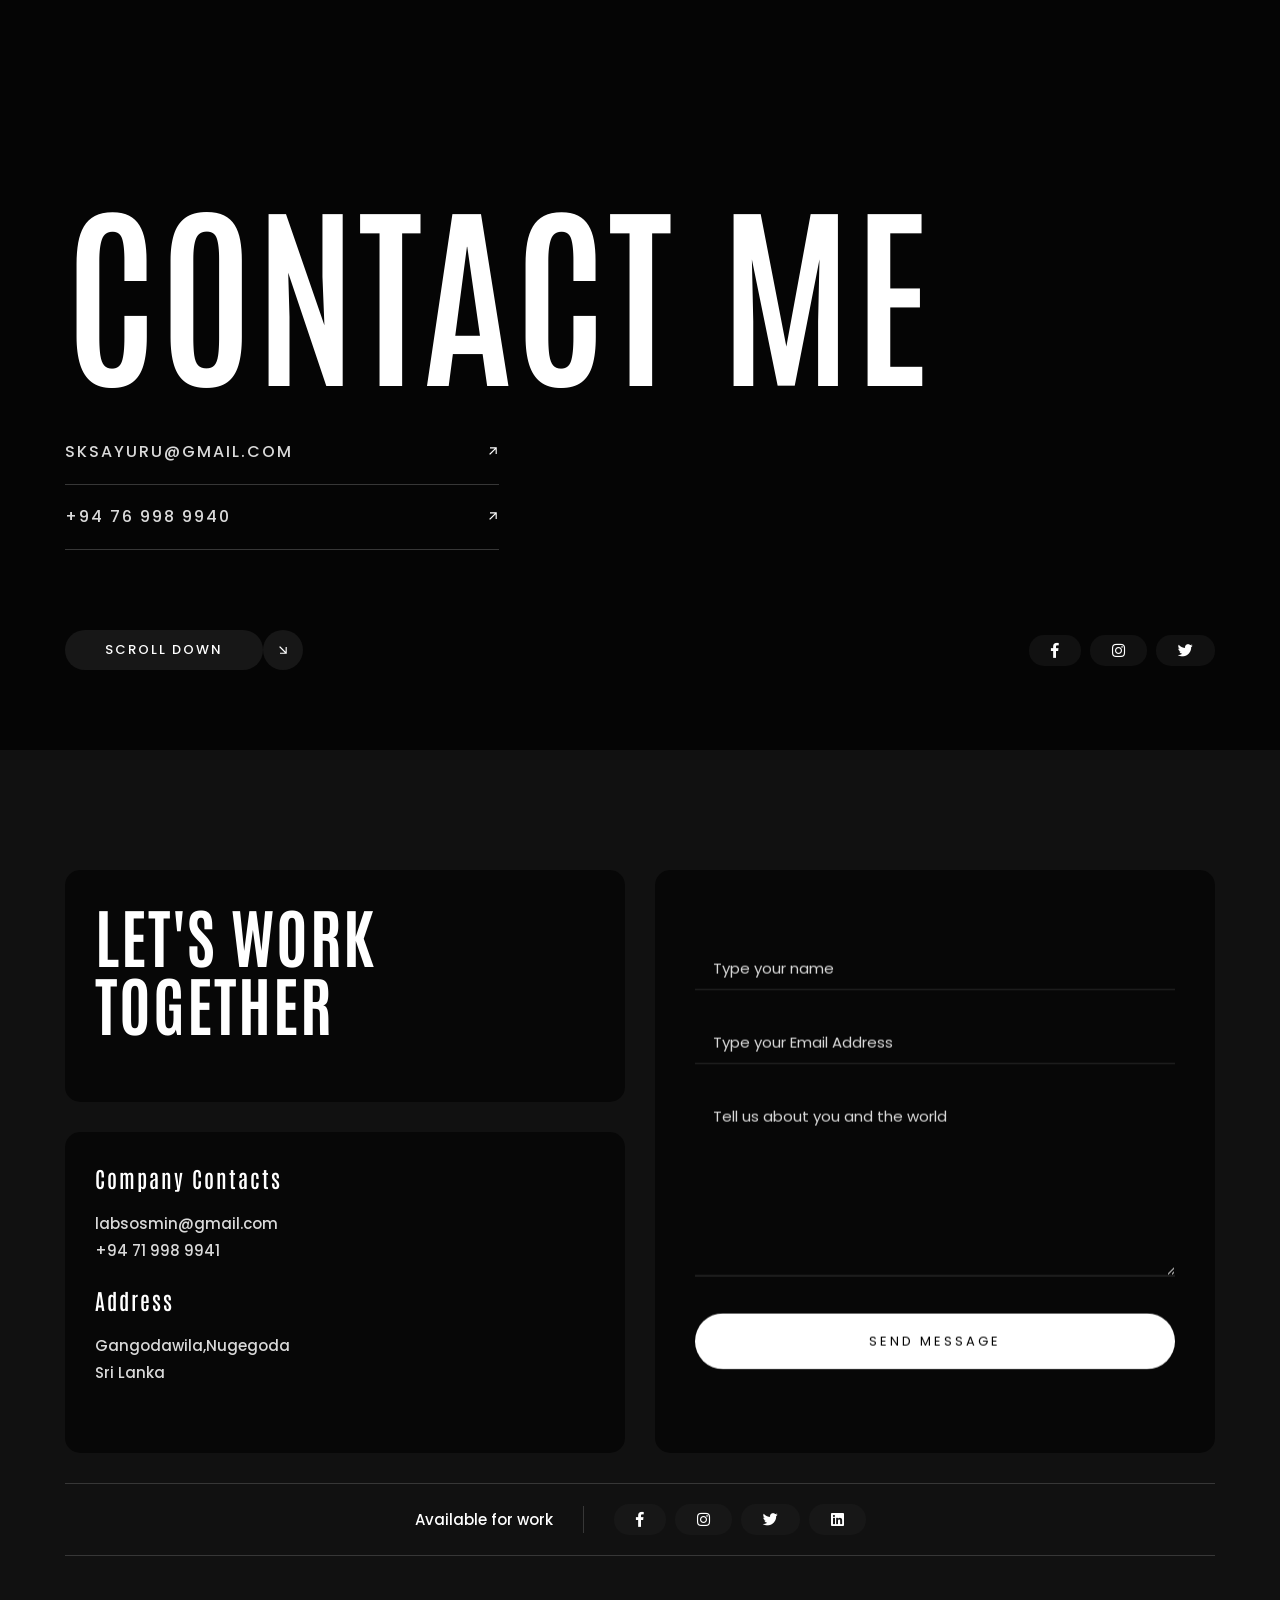
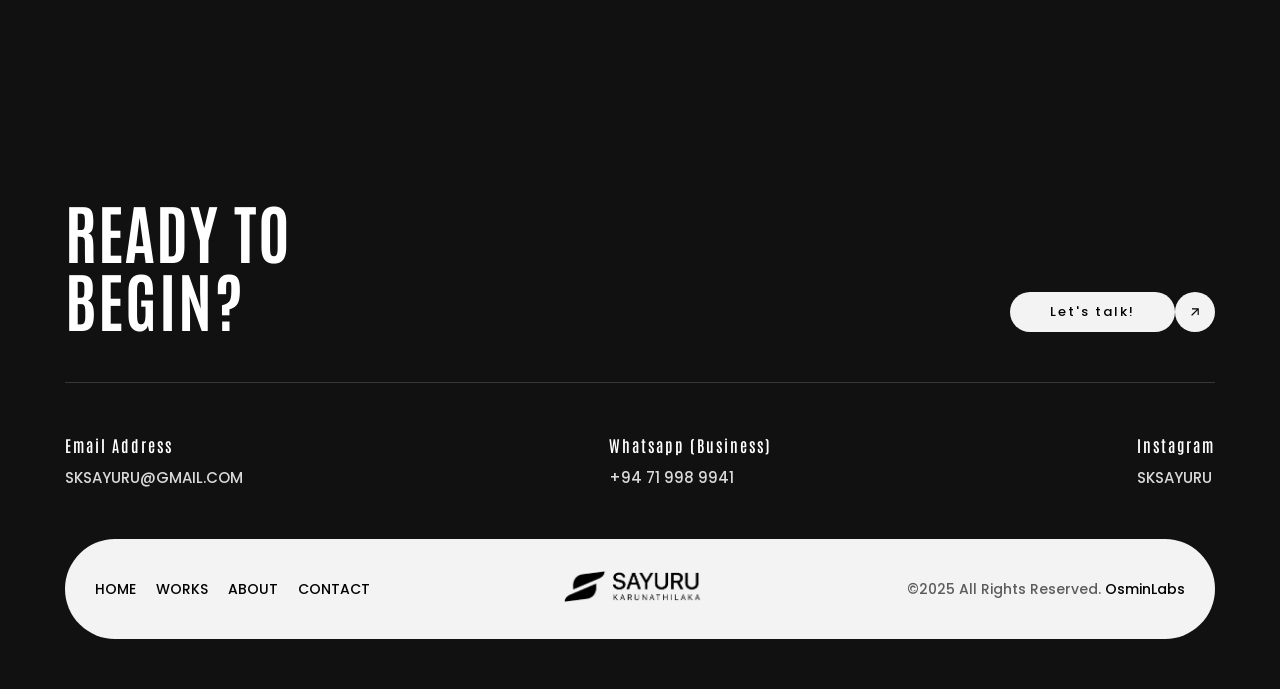
<file: contact.html>
<!doctype html>
<html class="no-js" lang="">

<head>
    <meta charset="utf-8">
    <meta name="description" content="">
    <meta name="viewport" content="width=device-width, initial-scale=1">
    <link rel="icon" href="assets/img/favicon.ico" type="image/x-icon">
    <link href="https://fonts.googleapis.com/css2?family=Poppins:wght@100;200;400;500&amp;display=swap"
        rel="stylesheet">
    <link href="https://fonts.googleapis.com/css2?family=Antonio:wght@100..700&display=swap" rel="stylesheet">
    <link href="https://fonts.googleapis.com/css2?family=Satisfy&display=swap" rel="stylesheet">
    <link rel="icon" href="assets/img/logo-32x32.png" sizes="32x32" />
    <link rel="icon" href="assets/img/logo-192x192.png" sizes="192x192" />

    <title>Contact Me</title>

    <link href="assets/css/plugins.css" rel="stylesheet" />
    <link rel="stylesheet" href="assets/css/style.css">
</head>

<body class="v-dark dsn-ajax">

<main id="main_root" class="main-root">

<!-- ========== Menu ========== -->
<header id="site_menu_header" class="site-header d-none">
    <div class="main-logo">
        <a href="index.html" data-dsn-text="HOME" class="custom-logo-link main-brand effect-ajax" rel="home"
            aria-current="page">
            <img src="assets/img/logo-light.png" class="custom-logo logo-light" alt="Home" />
            <img src="assets/img/logo.png" class="custom-logo logo-dark" alt="Home" />
        </a>
    </div>
    <nav class="main-navigation ">
        <div class="menu-cover-title header-container dsn-container">MENU</div>
        <ul id="dsn-primary-list" class="primary-nav h2">
            <li class="nav-item has-sub-menu">
                <a title="Home" href="index.html">
                    <span class="overflow ">Home</span>
                </a>
            </li>

            <li class="nav-item has-sub-menu">
                <a title="Home" href="work.html">
                    <span class="overflow ">Works</span>
                </a>
            </li>

            <li class="nav-item ">
                <a title="About" href="about.html">
                    <span class="overflow">About</span>
                </a>
            </li>

            <li class="nav-item ">
                <a title="Contact" href="contact.html">
                    <span class="overflow">Contact</span>
                </a>
            </li>

            <li class="nav-item has-sub-menu">
                <a title="Home" href="#0">
                    <span class="overflow ">My CV</span>
                </a>
            </li>
        </ul>

        
    </nav>
    <div id="navbar_toggle" class="navbar-toggle">
        <div class="toggle-icon">
            <div class="toggle-line"></div>
            <div class="toggle-line"></div>
            <div class="toggle-line"></div>
        </div>
        <div class="toggle-text">
            <div class="text-menu">Menu</div>
            <div class="text-open">Open</div>
            <div class="text-close">Close</div>
        </div>
    </div>
    <div class="bg-load background-main"></div>

    <svg width="100%" height="100%" viewBox="0 0 100 100" preserveAspectRatio="none"
        class="bg-load dsn-svg-transition">
        <path vector-effect="non-scaling-stroke" d="M 0 100 V 100 Q 50 100 100 100 V 100 z" />
    </svg>

</header>
<!-- ========== End Menu ========== -->

        <div id="dsn-scrollbar">

            <!-- ========== Header ========== -->
            <header class="header-page v-dark-head dsn-header-animation pb-80 p-relative">

                <div class="box-img h-100 w-100 h-100 p-absolute top-0 right-0" data-overlay="7">
                    <!-- <img class="cover-bg-img" src="assets/img/bg.svg" alt=""> -->
                </div>

                <div class="p-relative container dsn-hero-parallax-title h-100">
                    <div class="p-relative d-flex align-items-center w-100  h-100 ">

                        <div class="box-content d-flex flex-column z-index-1">


                            <h1 class="title-lg text-upper">CONTACT ME</h1>

                            <div class="contact-links d-flex flex-column w-50 mt-50">
                                <a href="#"
                                    class="sm-title-block text-upper d-flex justify-content-between align-items-center">sksayuru@gmail.com
                                    <span class="icon">
                                        <svg xmlns="http://www.w3.org/2000/svg" viewBox="0 0 384 512">
                                            <path
                                                d="M328 96h24v288h-48V177.9L81 401l-17 17-33.9-34 17-17 223-223H64V96h264z">
                                            </path>
                                        </svg>
                                    </span>
                                </a>
                                <a href="#"
                                    class="sm-title-block text-upper d-flex justify-content-between align-items-center">+94 76 998 9940
                                    <span class="icon">
                                        <svg xmlns="http://www.w3.org/2000/svg" viewBox="0 0 384 512">
                                            <path
                                                d="M328 96h24v288h-48V177.9L81 401l-17 17-33.9-34 17-17 223-223H64V96h264z">
                                            </path>
                                        </svg>
                                    </span>
                                </a>
                            </div>
                        </div>


                    </div>
                </div>

                <div class="footer-head w-100 p-relative mt-80 z-index-2">
                    <div class="container d-flex justify-content-between">
                        <div class="dsn-btn dsn-btn-shape rotate-icon d-flex">

                            <a class="button v-dark background-section" href="#page_wrapper" rel="nofollow"
                                data-dsn-option='{"ease": "power4.inOut" , "duration" : 1.5}'>
                                <span class="title-btn text-upper p-relative  z-index-1 heading-color"
                                    data-animate-text="Scroll Down">
                                    <span>Scroll Down</span>
                                </span>
                            </a>

                            <span class="icon v-dark background-section">
                                <svg xmlns="http://www.w3.org/2000/svg" viewBox="0 0 384 512">
                                    <path d="M328 96h24v288h-48V177.9L81 401l-17 17-33.9-34 17-17 223-223H64V96h264z">
                                    </path>
                                </svg>
                            </span>

                        </div>

                        <div class="social-box d-flex align-items-center">

                            <ul class="dsn-socials box-social">
                                <li>
                                    <a href="#0" target="_blank" class="background-main">
                                        <i class="fab fa-facebook-f" aria-hidden="true"></i> <span>FB</span>
                                    </a>
                                </li>
                                <li>
                                    <a href="#0" target="_blank" class="background-main">
                                        <i class="fab fa-instagram" aria-hidden="true"></i> <span>IN</span>
                                    </a>
                                </li>
                                <li>
                                    <a href="#0" target="_blank" class="background-main">
                                        <i class="fab fa-twitter" aria-hidden="true"></i> <span>TW</span>
                                    </a>
                                </li>
                            </ul>
                        </div>
                    </div>
                </div>
            </header>
            <!-- ========== End Header ========== -->

            <div id="page_wrapper" class="wrapper">

                <div class="">

                    <!-- ========== Contact  ========== -->
                    <div class="p-relative contact-form over-hidden section-padding">
                        <div class="p-relative container ">
                            <div class="d-grid grid-md-2" data-dsn-gap="30px 30px">
                                <div class="box-info d-grid">
                                    <div class="box-title background-section has-border-radius p-relative over-hidden">
                                        <div class="box-img h-100 w-100 h-100 p-absolute top-0 right-0"
                                            data-overlay="7">
                                            <!-- <img class="cover-bg-img" src="assets/img/bg.svg" alt=""> -->
                                        </div>
                                        <h2 class="title text-upper p-relative">Let's Work Together</h2>
                                    </div>

                                    <div class="info background-section has-border-radius p-relative over-hidden">
                                        <div class="box-img h-100 w-100 h-100 p-absolute top-0 right-0"
                                            data-overlay="7">
                                            <!-- <img class="cover-bg-img" src="assets/img/bg.svg" alt=""> -->
                                        </div>

                                        <div class="p-relative">
                                            <div class="mb-20">
                                                <h4 class="title-block mb-15">Company Contacts</h4>

                                                <p>labsosmin@gmail.com<br>+94 71 998 9941<br>
                                                </p>
                                            </div>

                                            <div class="">
                                                <h4 class="title-block mb-15">Address</h4>
                                                <p>Gangodawila,Nugegoda<br>Sri Lanka<br></p>
                                            </div>
                                        </div>
                                    </div>
                                </div>

                                <div class="box-form background-section p-relative over-hidden box-padding has-border-radius">
                                    <div class="box-img h-100 w-100 h-100 p-absolute top-0 right-0" data-overlay="7">
                                        <!-- <img class="cover-bg-img" src="assets/img/bg.svg" alt=""> -->
                                    </div>
                                    <div class="dsn-form form-box d-flex flex-column p-relative">
                                        <form id="contact-form" class="form w-100" action="https://api.web3forms.com/submit" method="POST">
                                            <input type="hidden" name="access_key" value="9dea9353-7a72-42e6-a0f8-d1adf9c527d7">
                                            <div class="messages"></div>
                                            <div class="input__wrap controls">
                                                <div class="d-grid" data-dsn-gap="0px 30px">
                                                    <div class="form-group dsn-up">
                                                        <div class="entry-box">

                                                            <input id="form_name" type="text" name="name"
                                                                placeholder="Type your name" required="required"
                                                                data-error="name is required." />
                                                        </div>
                                                        <div class="help-block with-errors"></div>
                                                    </div>
                                                    <div class="form-group dsn-up">
                                                        <div class="entry-box">

                                                            <input id="form_email" type="email" name="email"
                                                                placeholder="Type your Email Address"
                                                                required="required"
                                                                data-error="Valid email is required." />
                                                        </div>
                                                        <div class="help-block with-errors"></div>
                                                    </div>
                                                </div>


                                                <div class="form-group dsn-up">
                                                    <div class="entry-box">

                                                        <textarea id="form_message" class="form-control" name="message"
                                                            rows="7" placeholder="Tell us about you and the world"
                                                            required="required"
                                                            data-error="Please,leave us a message."></textarea>
                                                    </div>
                                                    <div class="help-block with-errors"></div>
                                                </div>

                                                <div class="d-flex dsn-up w-100">
                                                    <div class="image-zoom move-circle w-100" data-dsn="parallax">
                                                        <input class=" w-100 sk-btn" type="submit"
                                                            value="Send Message" style="color: #000 ;background-color: #fff;">
                                                    </div>
                                                    <input type="hidden" name="redirect" value="https://web3forms.com/success">
                                                </div>
                                            </div>
                                        </form>
                                    </div>
                                </div>
                            </div>

                            <div
                                class="social-box border-bottom border-top mt-30 d-flex align-items-center justify-content-center">
                                <p class="heading-color">Available for work</p>

                                <ul class="dsn-socials box-social">
                                    <li>
                                        <a href="#0" target="_blank" class="background-section">
                                            <i class="fab fa-facebook-f" aria-hidden="true"></i> <span>FB</span>
                                        </a>
                                    </li>
                                    <li>
                                        <a href="#0" target="_blank" class="background-section">
                                            <i class="fab fa-instagram" aria-hidden="true"></i> <span>IN</span>
                                        </a>
                                    </li>
                                    <li>
                                        <a href="#0" target="_blank" class="background-section">
                                            <i class="fab fa-twitter" aria-hidden="true"></i> <span>TW</span>
                                        </a>
                                    </li>

                                    <li>
                                        <a href="#0" target="_blank" class="background-section">
                                            <i class="fab fa-linkedin" aria-hidden="true"></i> <span>LN</span>
                                        </a>
                                    </li>
                                </ul>
                            </div>
                        </div>
                    </div>
                    <!-- ========== End Contact  ========== -->
                </div>


                <section class="next-page v-dark pt-section pb-50">
                    <div class="container">
                        <div class="tob-box d-flex justify-content-between align-items-end border-bottom pb-50 mb-50">
                            <h2 class="title text-upper">Ready to <br> begin? </h2>

                            <div class="dsn-btn dsn-btn-shape d-flex">

                                <a class="button background-main v-light effect-ajax" href="contact.html">
                                    <span class="title-btn p-relative  z-index-1 heading-color"
                                        data-animate-text="Let's talk!">
                                        <span>Let's talk!</span>
                                    </span>
                                </a>

                                <span class="icon background-main v-light">
                                    <svg xmlns="http://www.w3.org/2000/svg" viewBox="0 0 384 512">
                                        <path
                                            d="M328 96h24v288h-48V177.9L81 401l-17 17-33.9-34 17-17 223-223H64V96h264z">
                                        </path>
                                    </svg>
                                </span>

                            </div>
                        </div>
                    </div>

                    <div class="container over-hidden">
                        <div class="bottom-box ">
                            <div class="d-flex gap-10 justify-content-between flex-wrap">
                                <div class="info-item">
                                    <h6 class="mb-10">Email Address</h6>
                                    <a class="text-upper" href="#">sksayuru@gmail.com</a>
                                </div>

                                <div class="info-item">
                                    <h6 class="mb-10">Whatsapp (Business)</h6>
                                    <a class="text-upper" href="#">+94 71 998 9941</a>
                                </div>

                                <div class="info-item">
                                    <h6 class="mb-10">Instagram</h6>
                                    <a class="text-upper" href="#">sksayuru</a>
                                </div>
                            </div>

                        </div>
                    </div>

                    <div class="container">
                        <footer class="footer-personal v-light mt-50">
                            <div class="d-grid grid-md-3 align-items-center">
                                <div class="links">
                                    <ul class="d-flex">
                                        <li><a title="Home" href="index.html">HOME</a></li>
                                        <li><a title="Works" href="work.html">WORKS</a></li>
                                        <li><a title="About" href="about.html">ABOUT</a></li>
                                        <li><a title="Contact" href="contact.html">CONTACT</a></li>
                                    </ul>
                                </div>

                                <div class="dsn-logo main-logo d-flex align-items-center justify-content-center">
                                    <div class="main-logo">
                                        <a href="#" class="custom-logo-link main-brand effect-ajax">
                                            <img class="custom-logo logo-light" src="assets/img/logo-light.png" alt="">
                                            <img class="custom-logo logo-dark" src="assets/img/logo.png" alt="">
                                        </a>
                                    </div>
                                </div>

                                <div class="copyright">
                                    <p class="over-hidden">
                                        ©2025 All Rights Reserved.
                                        <a href="#0" class="link-hover" data-hover-text="DSN Grid" target="_blank">OsminLabs</a>
                                    </p>
                                </div>
                            </div>
                        </footer>
                    </div>
                </section>

            </div>

        </div>

    </main>

    <script src="assets/js/jquery-3.7.1.min.js"></script>
    <script src="assets/js/plugins.min.js"></script>
    <script src="assets/js/plugins/dsn-grid.min.js"></script>
    <script src="assets/js/custom.js"></script>
</body>

</html>
</file>
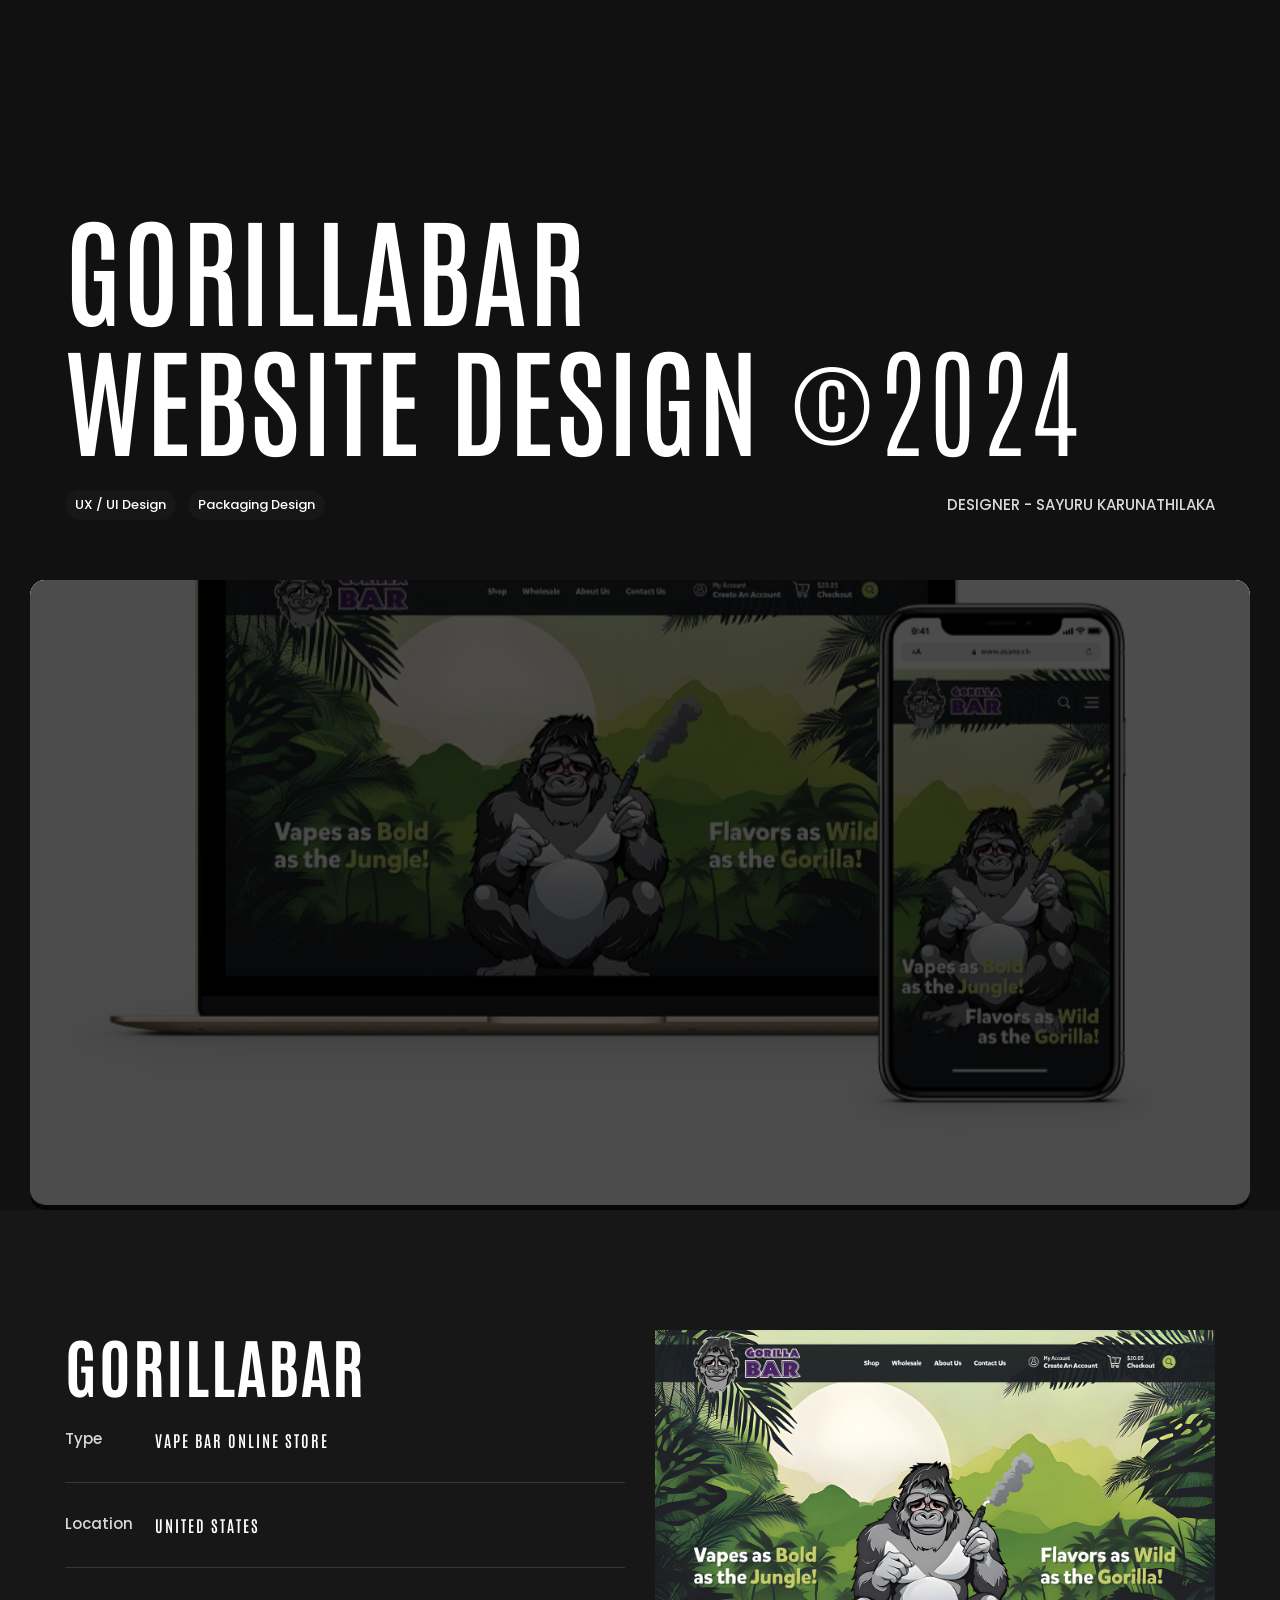
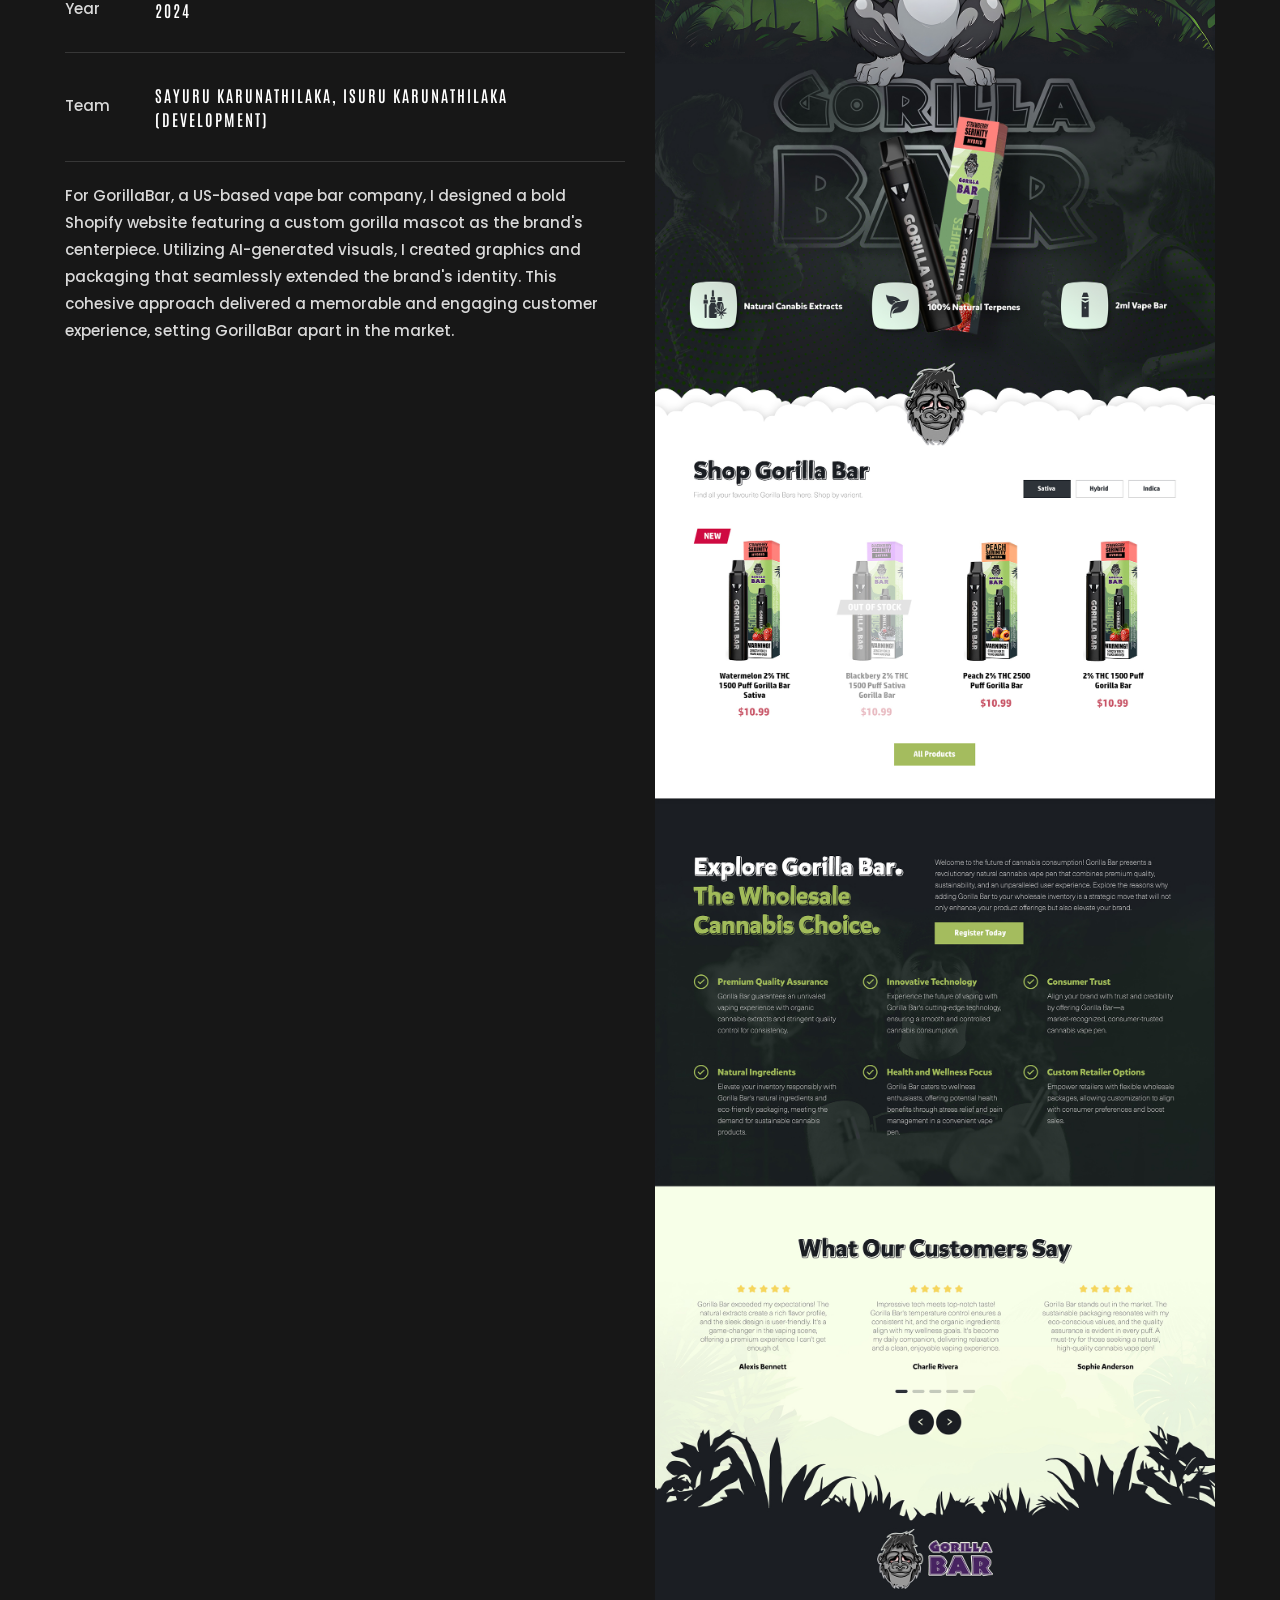
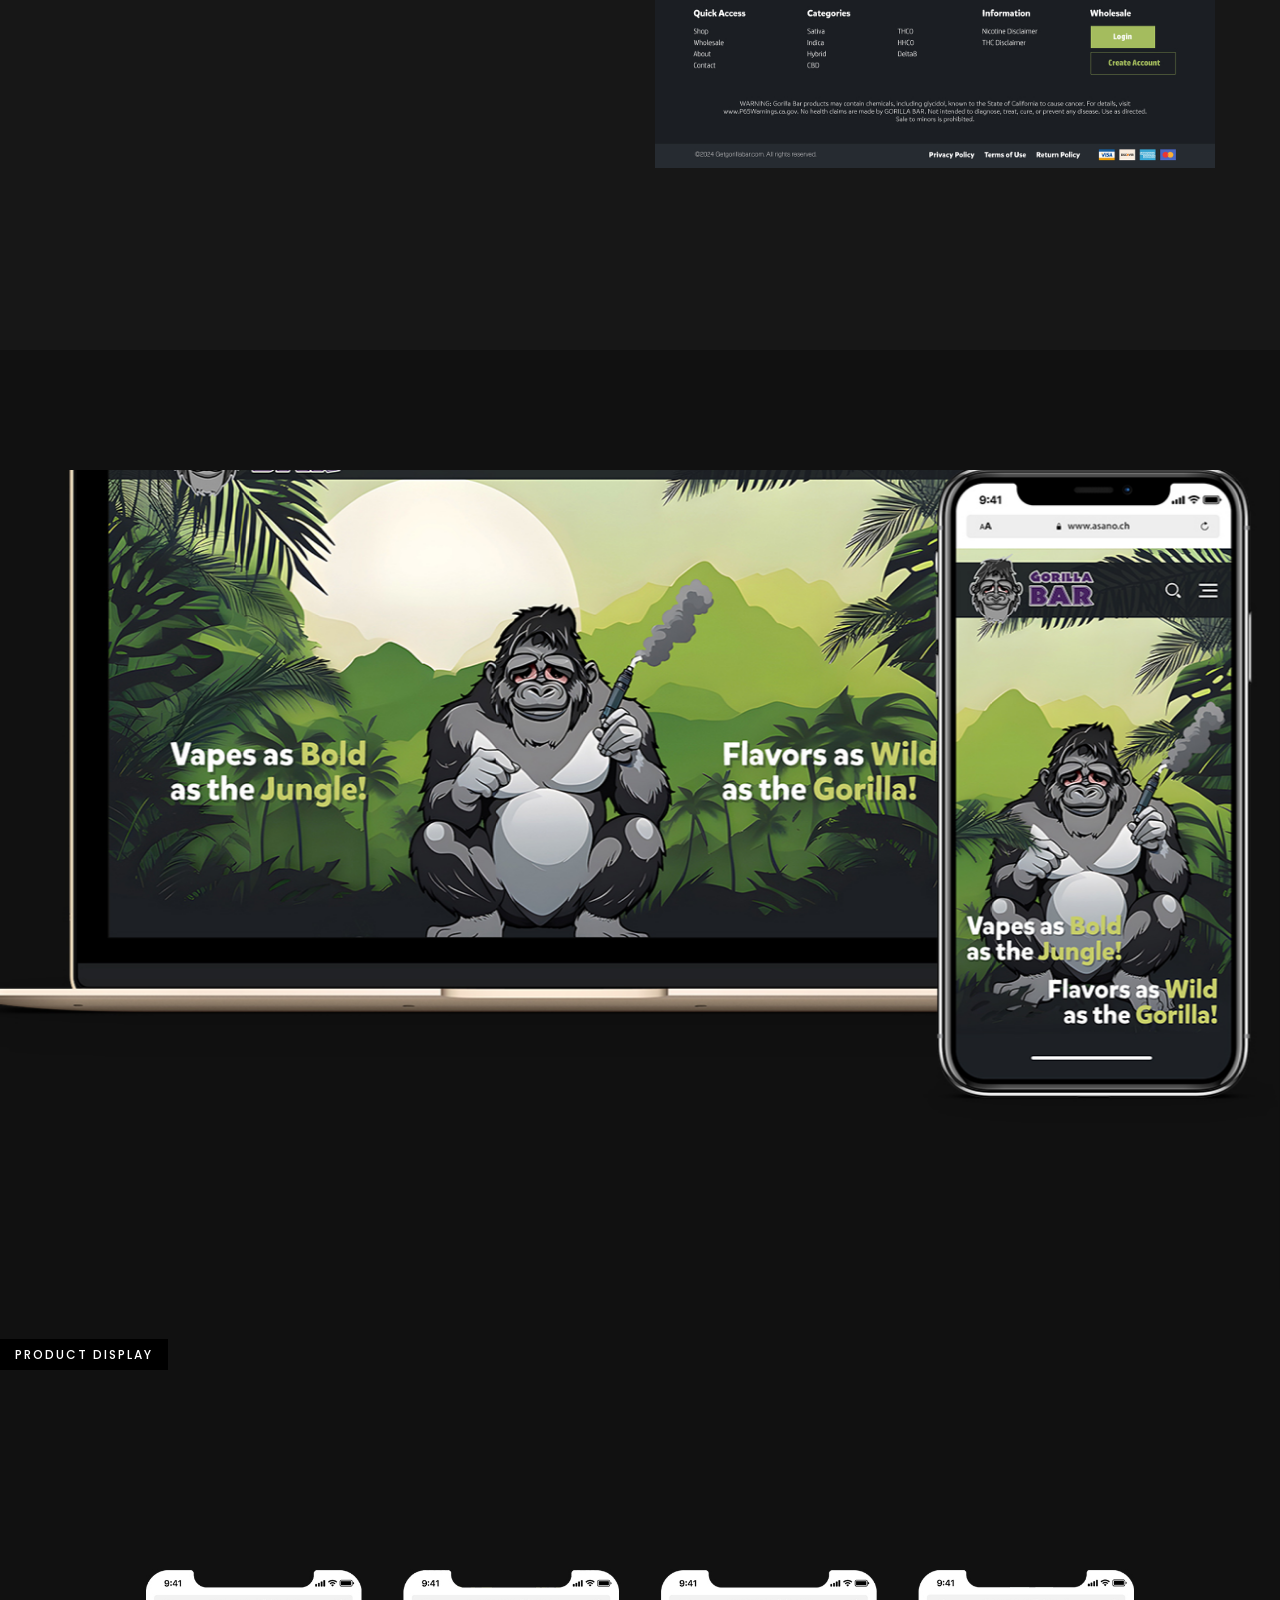
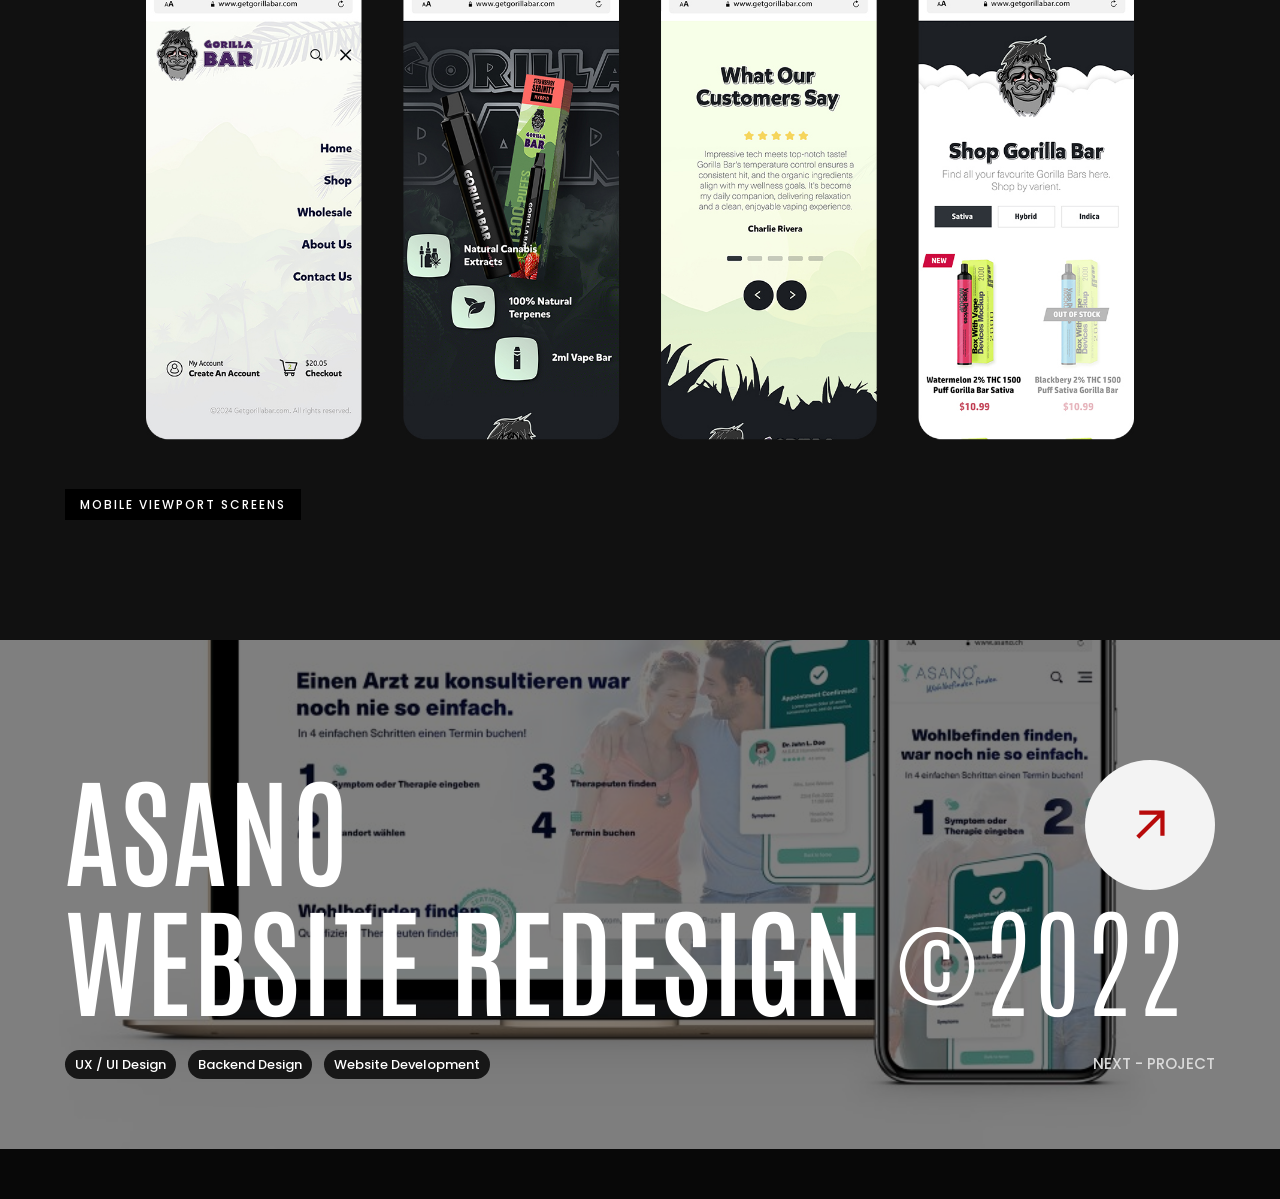
<file: project-1.html>
<!doctype html>
<html class="no-js" lang="">

<head>
    <meta charset="utf-8">
    <meta name="description" content="">
    <meta name="viewport" content="width=device-width, initial-scale=1">
    <link rel="icon" href="assets/img/favicon.ico" type="image/x-icon">
    <link href="https://fonts.googleapis.com/css2?family=Poppins:wght@100;200;400;500&amp;display=swap"
        rel="stylesheet">
    <link href="https://fonts.googleapis.com/css2?family=Antonio:wght@100..700&display=swap" rel="stylesheet">
    <link href="https://fonts.googleapis.com/css2?family=Satisfy&display=swap" rel="stylesheet">
    <link rel="icon" href="assets/img/logo-32x32.png" sizes="32x32" />
    <link rel="icon" href="assets/img/logo-192x192.png" sizes="192x192" />

    <title>GorillaBar - Project 1</title>

    <link href="assets/css/plugins.css" rel="stylesheet" />
    <link rel="stylesheet" href="assets/css/style.css">
</head>

<body class="v-dark dsn-ajax">

<main id="main_root" class="main-root">

<!-- ========== Menu ========== -->
<header id="site_menu_header" class="site-header d-none">
    <div class="main-logo">
        <a href="index.html" data-dsn-text="HOME" class="custom-logo-link main-brand effect-ajax" rel="home"
            aria-current="page">
            <img src="assets/img/logo-light.png" class="custom-logo logo-light" alt="Home" />
            <img src="assets/img/logo.png" class="custom-logo logo-dark" alt="Home" />
        </a>
    </div>
    <nav class="main-navigation ">
        <div class="menu-cover-title header-container dsn-container">MENU</div>
        <ul id="dsn-primary-list" class="primary-nav h2">
            <li class="nav-item has-sub-menu">
                <a title="Home" href="index.html">
                    <span class="overflow ">Home</span>
                </a>
            </li>

            <li class="nav-item has-sub-menu">
                <a title="Home" href="work.html">
                    <span class="overflow ">Works</span>
                </a>
            </li>

            <li class="nav-item ">
                <a title="About" href="about.html">
                    <span class="overflow">About</span>
                </a>
            </li>

            <li class="nav-item ">
                <a title="Contact" href="contact.html">
                    <span class="overflow">Contact</span>
                </a>
            </li>

            <li class="nav-item has-sub-menu">
                <a title="Home" href="#0">
                    <span class="overflow ">My CV</span>
                </a>
            </li>
        </ul>
    </nav>
    <div id="navbar_toggle" class="navbar-toggle">
        <div class="toggle-icon">
            <div class="toggle-line"></div>
            <div class="toggle-line"></div>
            <div class="toggle-line"></div>
        </div>
        <div class="toggle-text">
            <div class="text-menu">Menu</div>
            <div class="text-open">Open</div>
            <div class="text-close">Close</div>
        </div>
    </div>
    <div class="bg-load background-main"></div>

    <svg width="100%" height="100%" viewBox="0 0 100 100" preserveAspectRatio="none"
        class="bg-load dsn-svg-transition">
        <path vector-effect="non-scaling-stroke" d="M 0 100 V 100 Q 50 100 100 100 V 100 z" />
    </svg>

</header>
<!-- ========== End Menu ========== -->

        <div id="dsn-scrollbar">

            <!-- ========== Header ========== -->
            <header class="header-project dsn-header-animation p-relative over-hidden">

                <div class="p-relative container dsn-hero-parallax-title pb-60">
                    <div class="p-relative d-flex align-items-center w-100  h-100 ">

                        <div class="box-content w-100 d-flex flex-column z-index-1">

                            <h1 class="title-lg text-upper" data-dsn-ajax="title">GorillaBar <br> Website Design <span class="fw-200">©2024</span></h1>

                            <div class="d-flex justify-content-between align-items-center w-100 mt-30">
                                <div class="cat p-0">
                                    <span class="background-section heading-color">UX / UI Design</span>
                                    <span class="background-section heading-color">Packaging Design</span>
                                </div>

                                <div class="item">
                                    <span class="text-upper"><span>Designer - </span> Sayuru Karunathilaka</span>
                                </div>

                                <!-- <div class="dsn-btn dsn-btn-shape d-inline-flex d-flex no-padding text-upper">

                                    <a class="button"
                                        href="https://www.behance.net/gallery/116216459/Binge-x-The-Iconic-Inactivewear?tracking_source=curated_galleries_photography"
                                        target="_blank">
                                        <span class="title-btn p-relative  z-index-1" data-animate-text="View project">
                                            <span>View project</span>
                                        </span>
                                    </a>

                                    <span class="icon background-section theme-color">
                                        <svg xmlns="http://www.w3.org/2000/svg" viewBox="0 0 384 512">
                                            <path
                                                d="M328 96h24v288h-48V177.9L81 401l-17 17-33.9-34 17-17 223-223H64V96h264z">
                                            </path>
                                        </svg>
                                    </span>

                                </div> -->
                            </div>
                        </div>


                    </div>
                </div>

                <div class="pl-30 pr-30">
                    <div class="box-img p-relative before-z-index has-border-radius" data-overlay="7"
                        data-dsn-grid="move-up">
                        <img class="cover-bg-img has-border-radius" src="assets/img/portfolio/project1/1.jpg" alt="">
                    </div>
                </div>

            </header>
            <!-- ========== End Header ========== -->

            <div id="page_wrapper" class="wrapper">

                <div class="box-move section-padding background-section">
                    <div class="container">
                        <div class="d-grid grid-lg-2">

                            <div class="text pinned-scroll p-relative" data-dsn-option='{"end":"650"}'>
                                <div class=" pinned-element">
                                    <!-- <span class="sub-heading mb-15">• ART OF HOME</span> -->
                                    <h3 class="title text-upper mb-30">GorillaBar</h3>

                                    <div class="info">
                                        <div class="info-item d-flex align-items-center border-bottom">
                                            <span class="date">Type</span>
                                            <h6 class="text-upper">Vape Bar Online Store</h6>

                                        </div>

                                        <div class="info-item d-flex align-items-center border-bottom">
                                            <span class="date">Location</span>
                                            <h6 class="text-upper">United States </h6>
                                        </div>

                                        <div class="info-item d-flex align-items-center border-bottom">
                                            <span class="date">Year</span>
                                            <h6 class="text-upper">2024</h6>
                                        </div>

                                        <div class="info-item d-flex align-items-center border-bottom">
                                            <span class="date">Team</span>
                                            <h6 class="text-upper">Sayuru Karunathilaka, Isuru Karunathilaka (Development)
                                            </h6>
                                        </div>

                                    </div>

                                    <p class="mt-20">For GorillaBar, a US-based vape bar company, 
                                        I designed a bold Shopify website featuring a custom gorilla 
                                        mascot as the brand's centerpiece. Utilizing AI-generated visuals, 
                                        I created graphics and packaging that seamlessly extended the brand's 
                                        identity. This cohesive approach delivered a memorable and engaging 
                                        customer experience, setting GorillaBar apart in the market.</p>
                                </div>
                            </div>

                            <div class="box-img">
                                <div class="d-grid">
                                    <div class="img-item">
                                        <img class="cover-bg-img" src="assets/img/portfolio/project1/10.jpg" alt="">
                                    </div>
                                </div>
                            </div>
                        </div>
                    </div>
                </div>

            <div id="page_wrapper" class="wrapper">

                <div class="over-hidden section-margin">
                    <div class="img-box-parallax dsn-animate dsn-effect-down has-popup dsn-active"
                        data-dsn-grid="move-up">

                        <div class="effect-popup before-z-index h-100" data-src="assets/img/portfolio/project1/5.jpg"
                            data-caption="Caption #3" data-fancybox="_1" data-cursor="open" data-dsn-overlay="0">
                            <img class="cover-bg-img has-direction" src="assets/img/portfolio/project1/5.jpg" alt="">
                        </div>
                        <div class="cap"><span>Product Display</span></div>
                    </div>
                </div>

                <div class="container p-relative mb-section">
                    <div class="p-relative img-box-parallax before-z-index has-popup">
                        <div class="effect-popup before-z-index h-v-70 " data-src="assets/img/portfolio/project1/6.jpg"
                            data-caption="Caption #2" data-fancybox="_1" data-cursor="open" data-dsn-overlay="0">
                            <img class="cover-bg-img has-border-radius" src="assets/img/portfolio/project1/6.jpg"
                                alt="">
                        </div>
                        <div class="cap">
                            <span>Mobile Viewport Screens</span>
                        </div>
                    </div>
                </div>

            </div>

            <section class="next-projects p-relative section-padding d-flex flex-column justify-content-center">
                <div class="box-img h-100 w-100 h-100 p-absolute top-0 right-0 before-z-index" data-overlay="5"
                    data-dsn-grid="move-up">
                    <img class="cover-bg-img" src="assets/img/portfolio/project2/1.jpg" alt="">
                </div>
                <div class="container p-relative">
                    <div class="box-content w-100 d-flex flex-column p-relative z-index-1">

                        <a href="project-2.html" class="btn-arrow effect-ajax v-light background-main">
                            <span class="icon theme-color dsn-icon" data-dsn-iconSize="45px">
                                <svg xmlns="http://www.w3.org/2000/svg" viewBox="0 0 384 512">
                                    <path d="M328 96h24v288h-48V177.9L81 401l-17 17-33.9-34 17-17 223-223H64V96h264z">
                                    </path>
                                </svg>
                            </span>
                        </a>

                        <h2 class="title-lg text-upper" data-dsn-ajax="title"><a href="project-2.html"
                                class="effect-ajax">ASANO <br> Website Redesign <span class="fw-200">©2022</span></a></h2>


                        <div class="d-flex justify-content-between align-items-center w-100 mt-30">
                            <div class="cat p-0">
                            <span class="background-section heading-color">UX / UI Design</span>
                                    <span class="background-section heading-color">Backend Design</span>
                                    <span class="background-section heading-color">Website Development</span>
                            </div>

                            <div class="item">
                                <span class="text-upper"><span>NEXT - </span> PROJECT</span>
                            </div>

                        </div>
                    </div>
                </div>
            </section>


    </main>

    <script src="assets/js/jquery-3.7.1.min.js"></script>
    <script src="assets/js/plugins.min.js"></script>
    <script src="assets/js/plugins/dsn-grid.min.js"></script>
    <script src="assets/js/custom.js"></script>
</body>

</html>
</file>
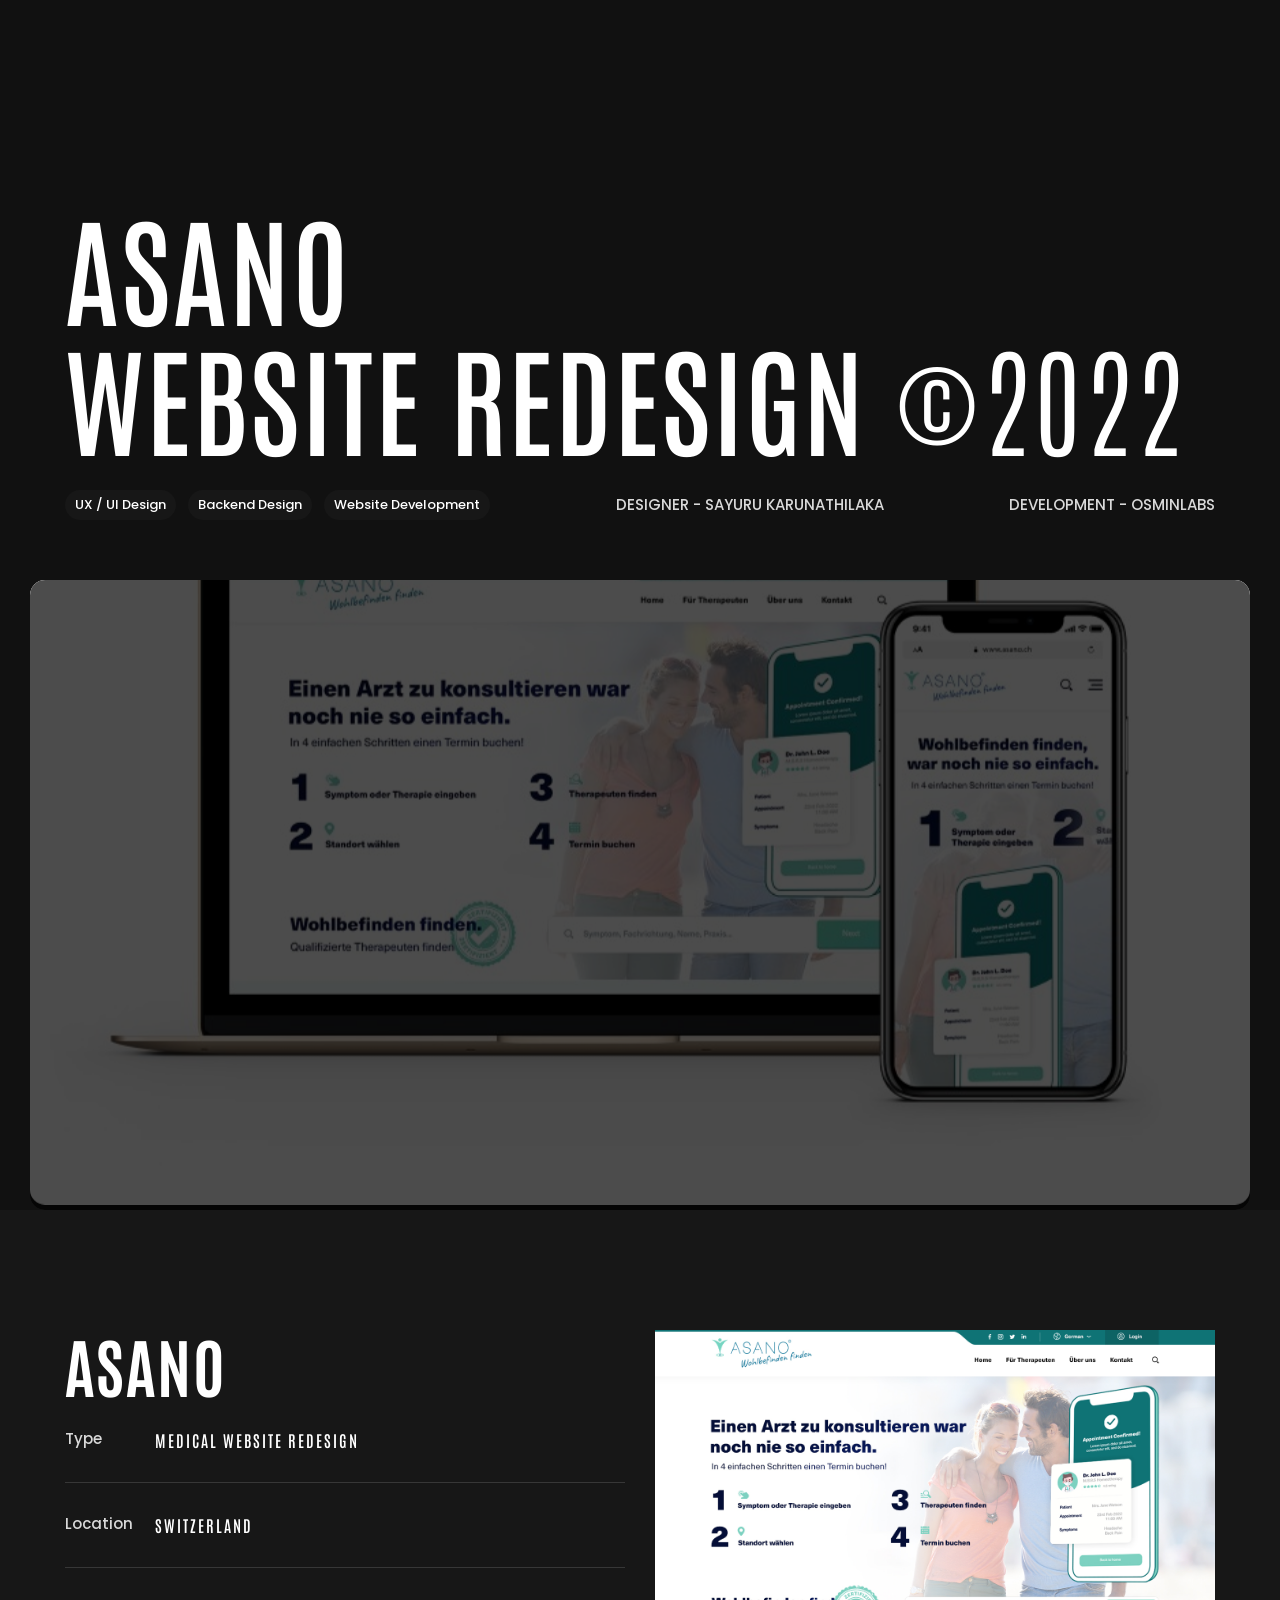
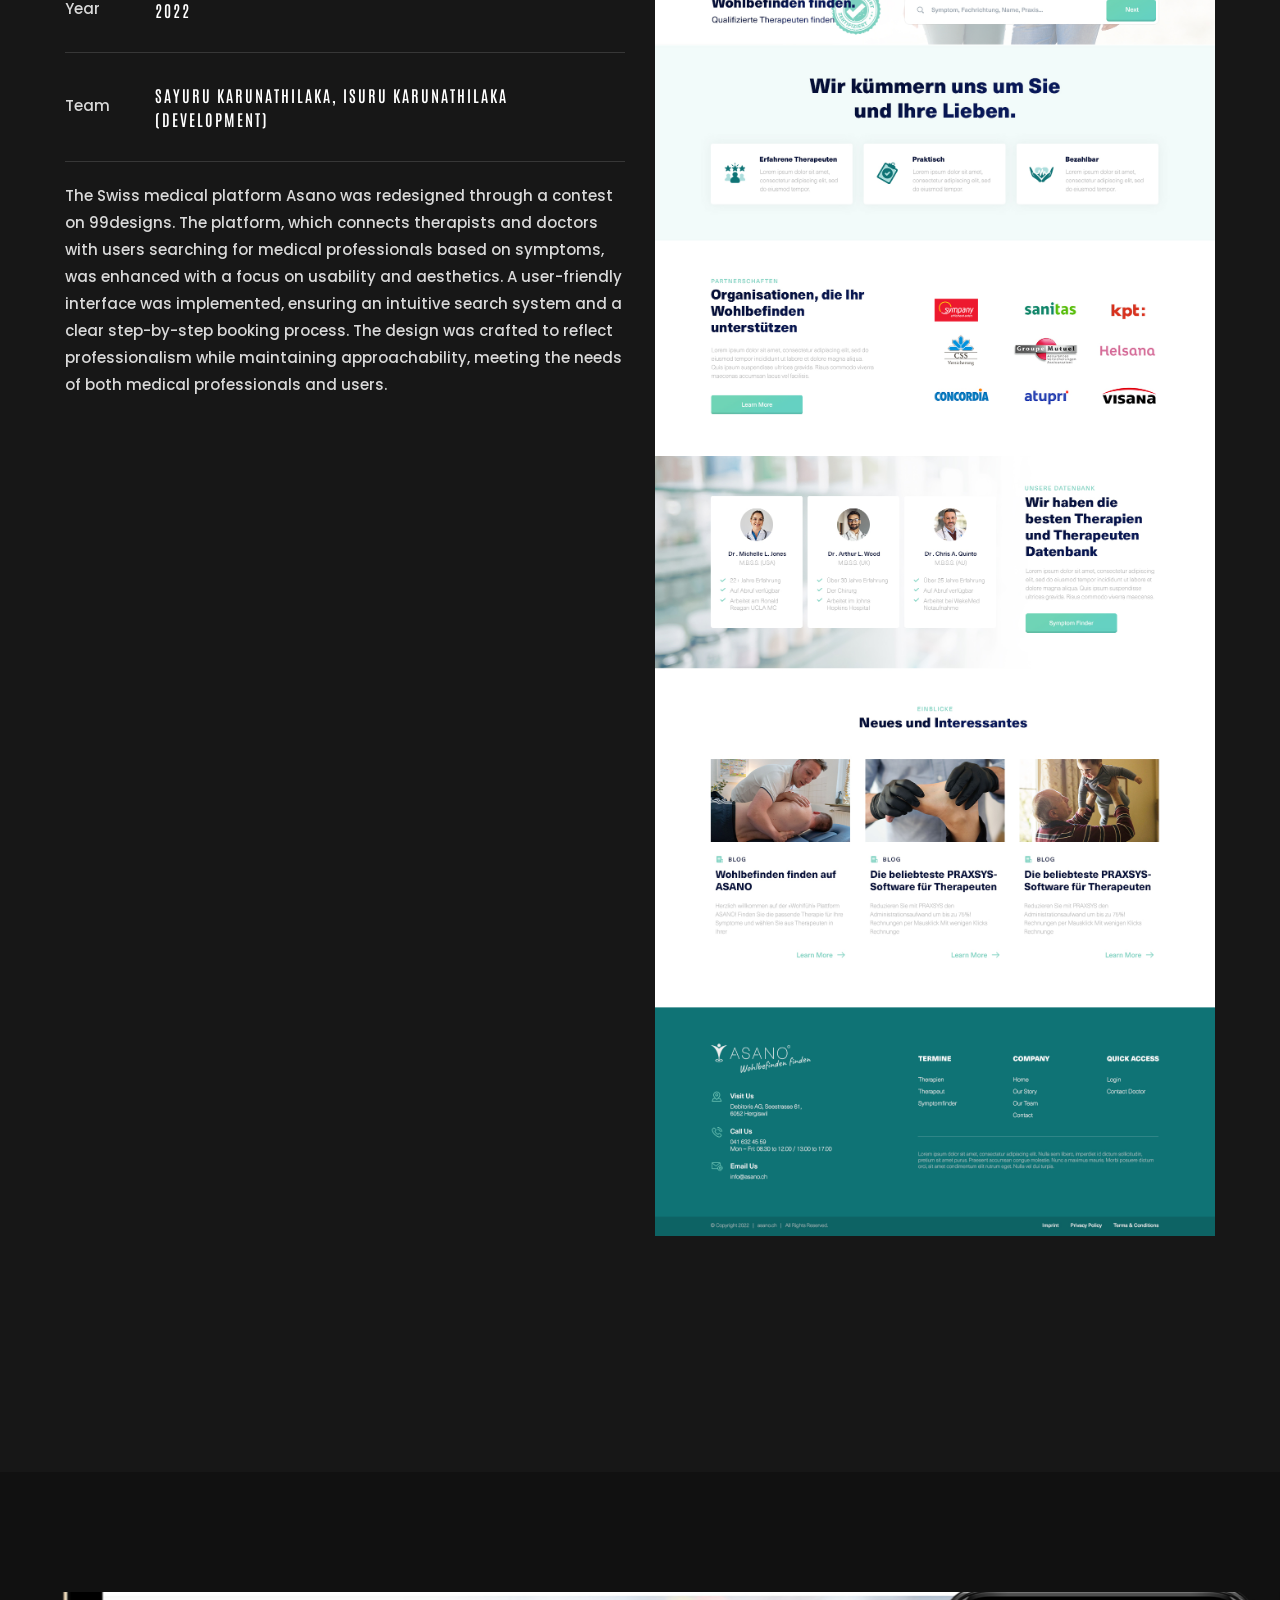
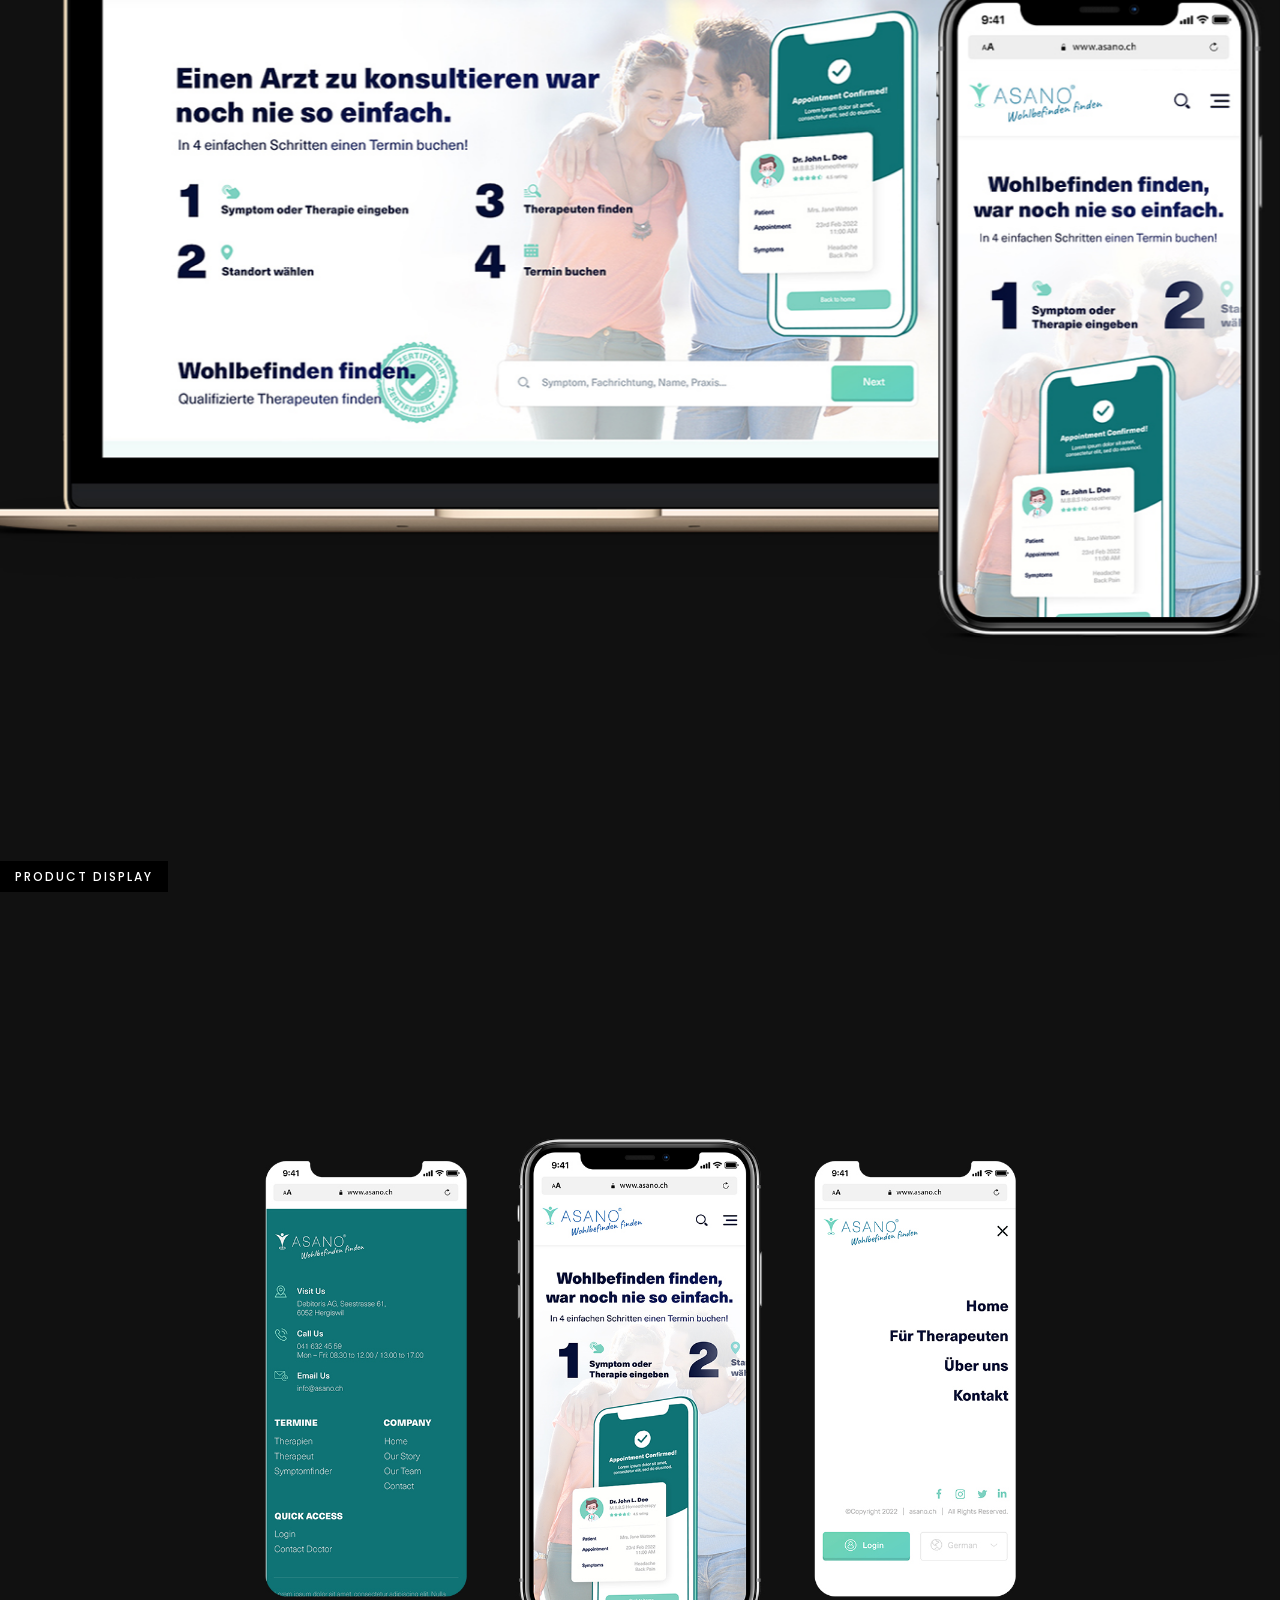
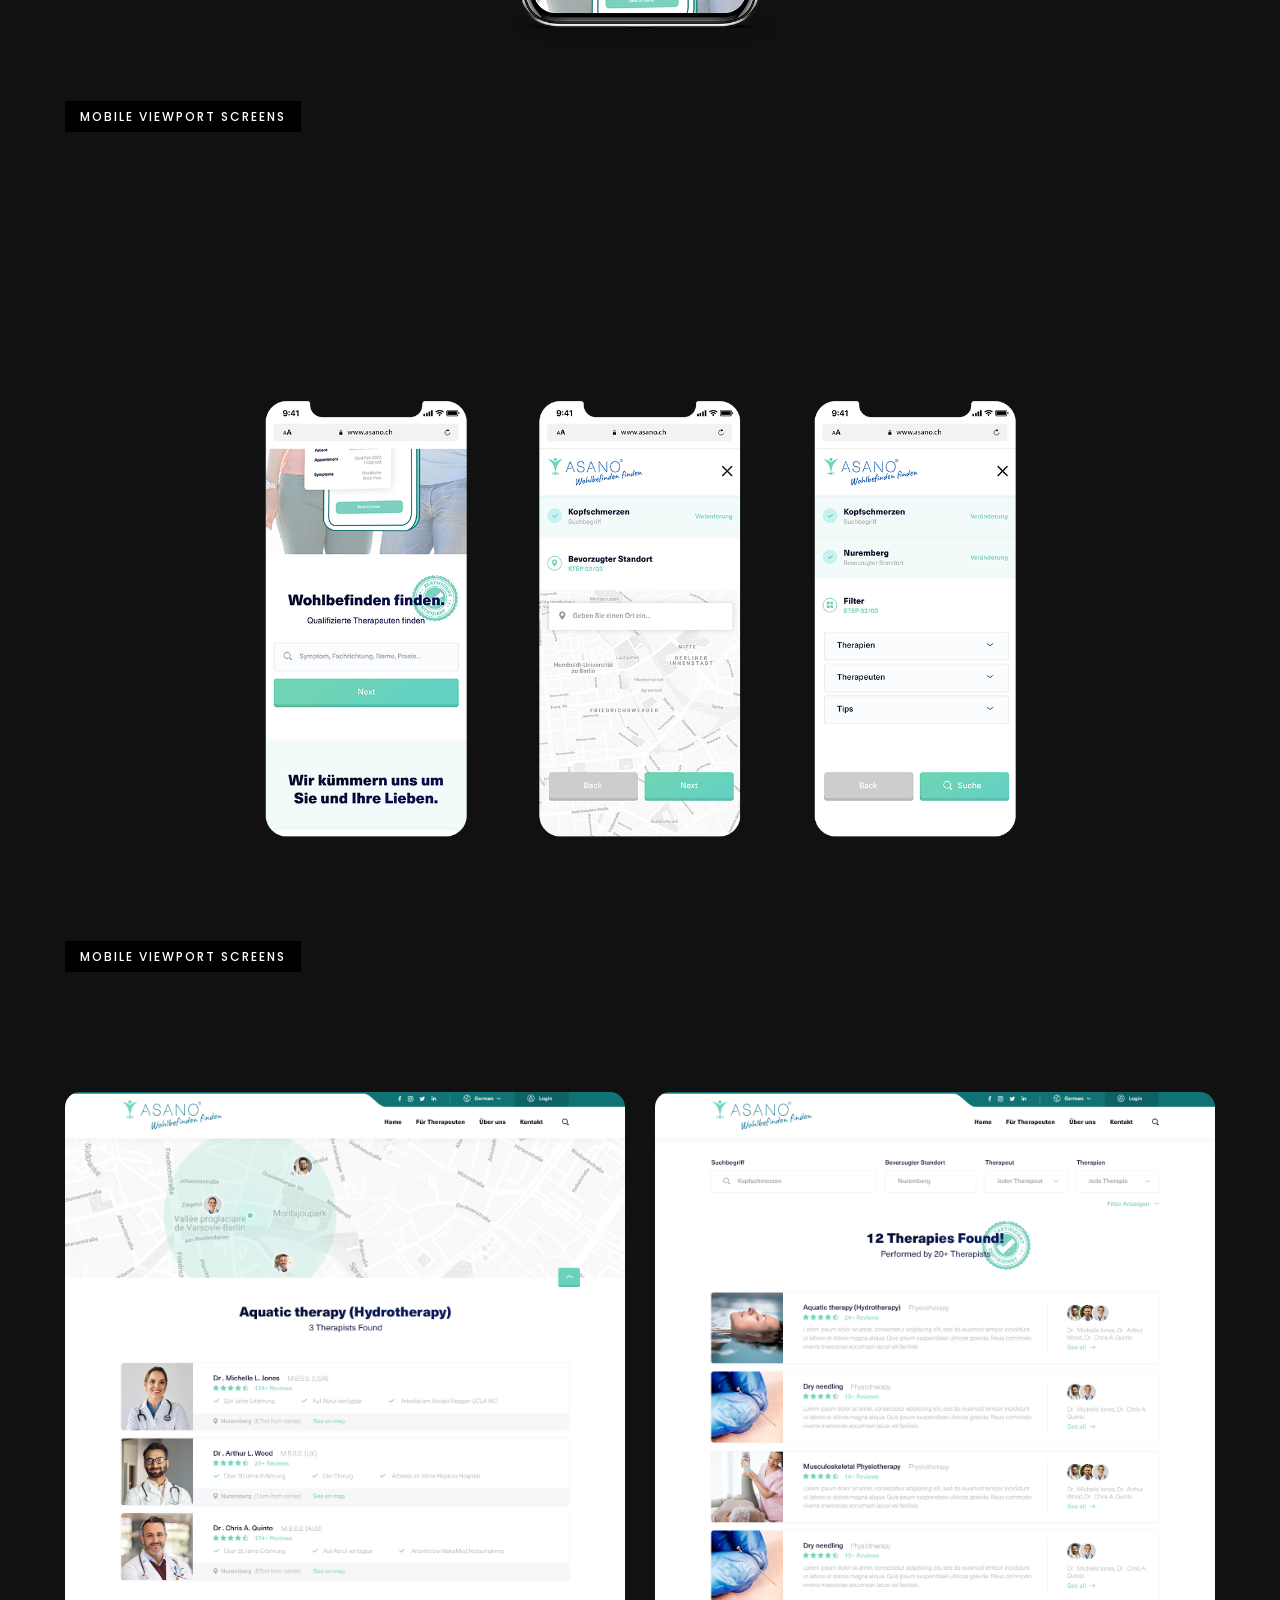
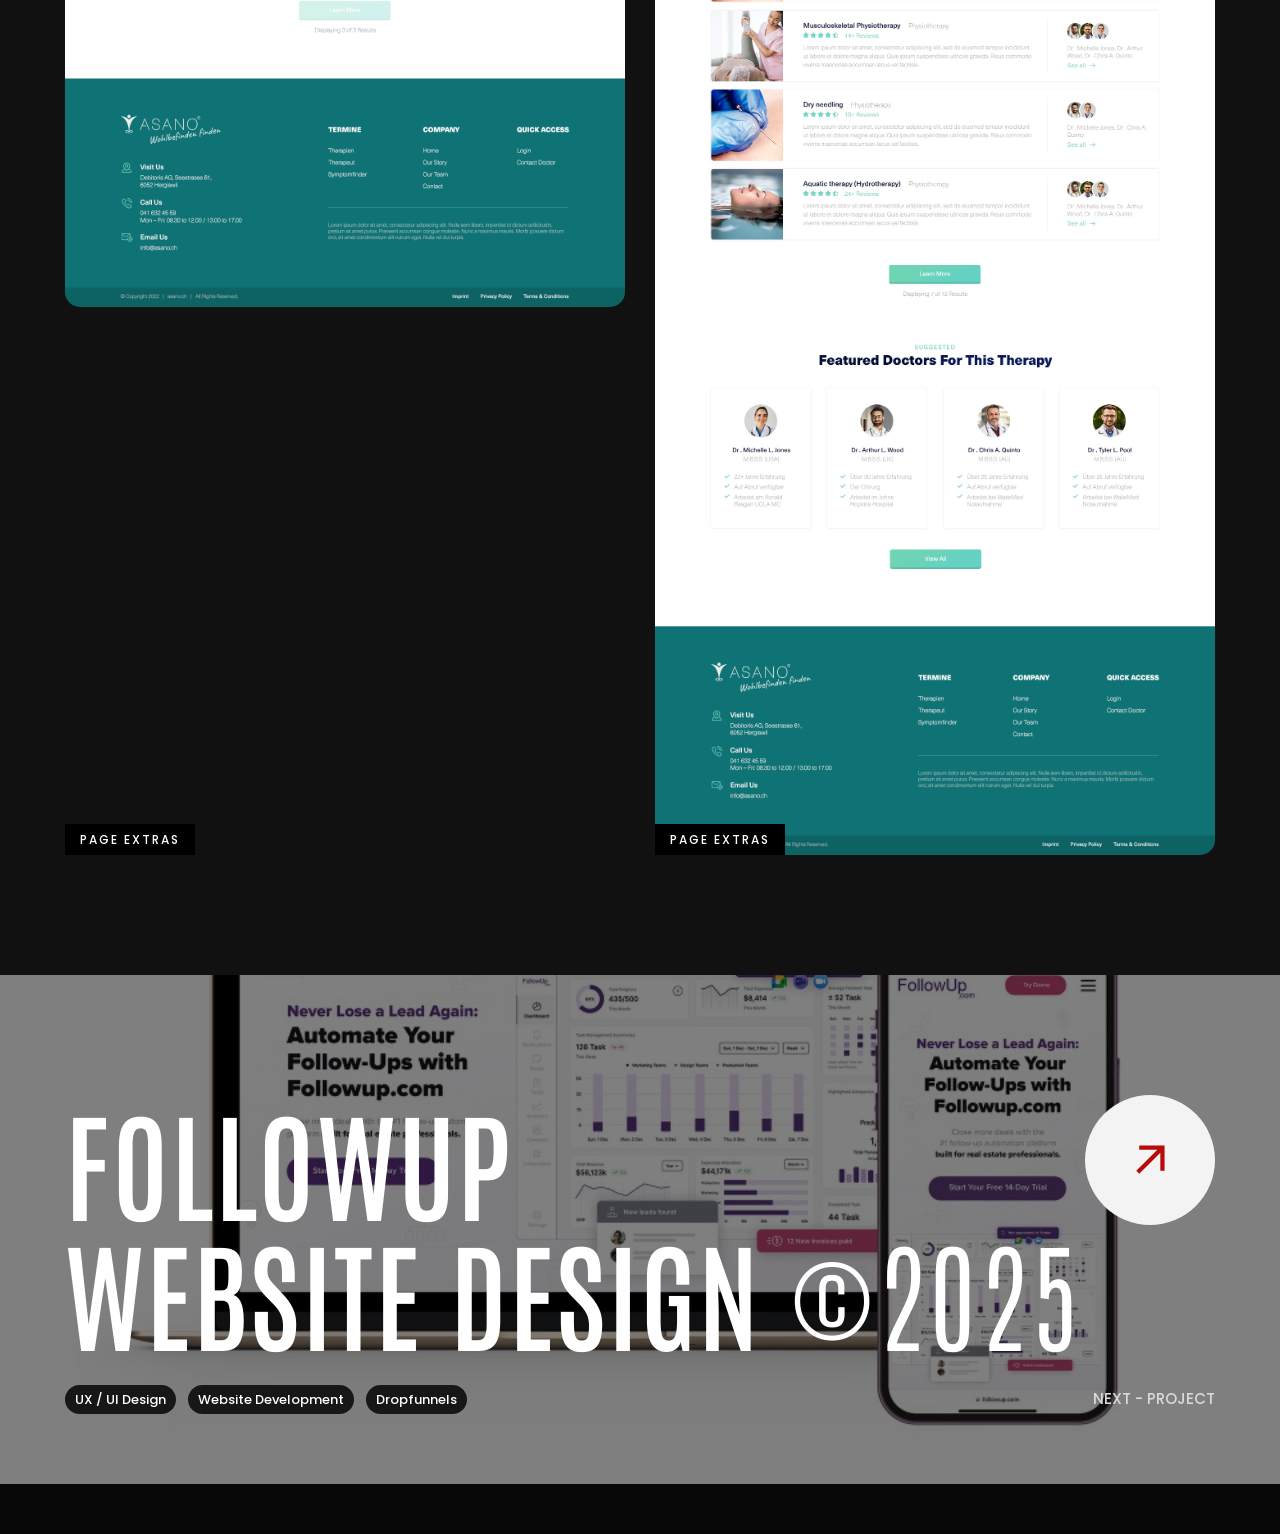
<file: project-2.html>
<!doctype html>
<html class="no-js" lang="">

<head>
    <meta charset="utf-8">
    <meta name="description" content="">
    <meta name="viewport" content="width=device-width, initial-scale=1">
    <link rel="icon" href="assets/img/favicon.ico" type="image/x-icon">
    <link href="https://fonts.googleapis.com/css2?family=Poppins:wght@100;200;400;500&amp;display=swap"
        rel="stylesheet">
    <link href="https://fonts.googleapis.com/css2?family=Antonio:wght@100..700&display=swap" rel="stylesheet">
    <link href="https://fonts.googleapis.com/css2?family=Satisfy&display=swap" rel="stylesheet">
    <link rel="icon" href="assets/img/logo-32x32.png" sizes="32x32" />
    <link rel="icon" href="assets/img/logo-192x192.png" sizes="192x192" />

    <title>ASANO - Project 2</title>

    <link href="assets/css/plugins.css" rel="stylesheet" />
    <link rel="stylesheet" href="assets/css/style.css">
</head>

<body class="v-dark dsn-ajax">

<main id="main_root" class="main-root">

<!-- ========== Menu ========== -->
<header id="site_menu_header" class="site-header d-none">
    <div class="main-logo">
        <a href="index.html" data-dsn-text="HOME" class="custom-logo-link main-brand effect-ajax" rel="home"
            aria-current="page">
            <img src="assets/img/logo-light.png" class="custom-logo logo-light" alt="Home" />
            <img src="assets/img/logo.png" class="custom-logo logo-dark" alt="Home" />
        </a>
    </div>
    <nav class="main-navigation ">
        <div class="menu-cover-title header-container dsn-container">MENU</div>
        <ul id="dsn-primary-list" class="primary-nav h2">
            <li class="nav-item has-sub-menu">
                <a title="Home" href="index.html">
                    <span class="overflow ">Home</span>
                </a>
            </li>

            <li class="nav-item has-sub-menu">
                <a title="Home" href="work.html">
                    <span class="overflow ">Works</span>
                </a>
            </li>

            <li class="nav-item ">
                <a title="About" href="about.html">
                    <span class="overflow">About</span>
                </a>
            </li>

            <li class="nav-item ">
                <a title="Contact" href="contact.html">
                    <span class="overflow">Contact</span>
                </a>
            </li>

            <li class="nav-item has-sub-menu">
                <a title="Home" href="#0">
                    <span class="overflow ">My CV</span>
                </a>
            </li>
        </ul>


    </nav>
    <div id="navbar_toggle" class="navbar-toggle">
        <div class="toggle-icon">
            <div class="toggle-line"></div>
            <div class="toggle-line"></div>
            <div class="toggle-line"></div>
        </div>
        <div class="toggle-text">
            <div class="text-menu">Menu</div>
            <div class="text-open">Open</div>
            <div class="text-close">Close</div>
        </div>
    </div>
    <div class="bg-load background-main"></div>

    <svg width="100%" height="100%" viewBox="0 0 100 100" preserveAspectRatio="none"
        class="bg-load dsn-svg-transition">
        <path vector-effect="non-scaling-stroke" d="M 0 100 V 100 Q 50 100 100 100 V 100 z" />
    </svg>

</header>
<!-- ========== End Menu ========== -->
        <div id="dsn-scrollbar">

            <!-- ========== Header ========== -->
            <header class="header-project dsn-header-animation p-relative over-hidden">

                <div class="p-relative container dsn-hero-parallax-title pb-60">
                    <div class="p-relative d-flex align-items-center w-100  h-100 ">

                        <div class="box-content w-100 d-flex flex-column z-index-1">

                            <h1 class="title-lg text-upper" data-dsn-ajax="title">ASANO <br> Website Redesign <span class="fw-200">©2022</span></h1>

                            <div class="d-flex justify-content-between align-items-center w-100 mt-30">
                                <div class="cat p-0">
                                    <span class="background-section heading-color">UX / UI Design</span>
                                    <span class="background-section heading-color">Backend Design</span>
                                    <span class="background-section heading-color">Website Development</span>
                                </div>

                                <div class="item">
                                    <span class="text-upper"><span>Designer - </span> Sayuru Karunathilaka</span>
                                </div>
                                <div class="item">
                                    <span class="text-upper"><span>Development - </span> OsminLabs</span>
                                </div>
                                
                            </div>
                        </div>


                    </div>
                </div>

                <div class="pl-30 pr-30">
                    <div class="box-img p-relative before-z-index has-border-radius" data-overlay="7"
                        data-dsn-grid="move-up">
                        <img class="cover-bg-img has-border-radius" src="assets/img/portfolio/project2/1.jpg" alt="">
                    </div>
                </div>

            </header>
            <!-- ========== End Header ========== -->

            <div id="page_wrapper" class="wrapper">

                <div class="box-move section-padding background-section">
                    <div class="container">
                        <div class="d-grid grid-lg-2">

                            <div class="text pinned-scroll p-relative" data-dsn-option='{"end":"650"}'>
                                <div class=" pinned-element">
                                    <!-- <span class="sub-heading mb-15">• ART OF HOME</span> -->
                                    <h3 class="title text-upper mb-30">ASANO</h3>

                                    <div class="info">
                                        <div class="info-item d-flex align-items-center border-bottom">
                                            <span class="date">Type</span>
                                            <h6 class="text-upper">Medical Website Redesign</h6>

                                        </div>

                                        <div class="info-item d-flex align-items-center border-bottom">
                                            <span class="date">Location</span>
                                            <h6 class="text-upper">Switzerland  </h6>
                                        </div>

                                        <div class="info-item d-flex align-items-center border-bottom">
                                            <span class="date">Year</span>
                                            <h6 class="text-upper">2022</h6>
                                        </div>

                                        <div class="info-item d-flex align-items-center border-bottom">
                                            <span class="date">Team</span>
                                            <h6 class="text-upper">Sayuru Karunathilaka, Isuru Karunathilaka (Development)
                                            </h6>
                                        </div>

                                    </div>

                                    <p class="mt-20">The Swiss medical platform Asano was redesigned through a contest on 
                                        99designs. The platform, which connects therapists and doctors with users 
                                        searching for medical professionals based on symptoms, was enhanced with a 
                                        focus on usability and aesthetics. A user-friendly interface was implemented, 
                                        ensuring an intuitive search system and a clear step-by-step booking process. 
                                        The design was crafted to reflect professionalism while maintaining 
                                        approachability, meeting the needs of both medical professionals and users.</p>
                                </div>
                            </div>

                            <div class="box-img">
                                <div class="d-grid">
                                    <div class="img-item">
                                        <img class="cover-bg-img" src="assets/img/portfolio/project2/10.jpg" alt="">
                                    </div>
                                </div>
                            </div>
                        </div>
                    </div>
                </div>

            <div id="page_wrapper" class="wrapper">


                <!-- <section class="our-work section-margin not-filter dsn-filter "
                    data-dsn-option='{"speed" : 15 , "start" : "-40px top"}'>
                    <div class="dsn-container">
                        <div class="dsn-cards">
                            <div class="dsn-posts flexibly-hover">
                                <div class="dsn-item-post grid-item p-relative">
                                    <div class="box-image-bg w-100 h-500">
                                        <img src="assets/img/portfolio/project1/2.jpg" class="cover-bg-img" alt="" />
                                    </div>
                                </div>

                                <div class="dsn-item-post grid-item p-relative">
                                    <div class="box-image-bg w-100 h-500">
                                        <img src="assets/img/portfolio/project1/4.jpg" class="cover-bg-img" alt="" />
                                    </div>
                                </div>

                                <div class="dsn-item-post grid-item p-relative">
                                    <div class="box-image-bg w-100 h-500">
                                        <img src="assets/img/portfolio/project1/3.jpg" class="cover-bg-img" alt="" />
                                    </div>
                                </div>
                            </div>
                        </div>
                    </div>
                </section> -->

                <div class="over-hidden section-margin">
                    <div class="img-box-parallax dsn-animate dsn-effect-down has-popup dsn-active"
                        data-dsn-grid="move-up">

                        <div class="effect-popup before-z-index h-100" data-src="assets/img/portfolio/project2/5.jpg"
                            data-caption="Caption #3" data-fancybox="_1" data-cursor="open" data-dsn-overlay="0">
                            <img class="cover-bg-img has-direction" src="assets/img/portfolio/project2/5.jpg" alt="">
                        </div>
                        <div class="cap"><span>Product Display</span></div>
                    </div>
                </div>

                <div class="container p-relative mb-section">
                    <div class="p-relative img-box-parallax before-z-index has-popup">
                        <div class="effect-popup before-z-index h-v-80 " data-src="assets/img/portfolio/project2/3.jpg"
                            data-caption="Caption #2" data-fancybox="_1" data-cursor="open" data-dsn-overlay="0">
                            <img class="cover-bg-img has-border-radius" src="assets/img/portfolio/project2/3.jpg"
                                alt="">
                        </div>
                        <div class="cap">
                            <span>Mobile Viewport Screens</span>
                        </div>
                    </div>
                </div>

                <div class="container p-relative mb-section">
                    <div class="p-relative img-box-parallax before-z-index has-popup">
                        <div class="effect-popup before-z-index h-v-80 " data-src="assets/img/portfolio/project2/4.jpg"
                            data-caption="Caption #2" data-fancybox="_1" data-cursor="open" data-dsn-overlay="0">
                            <img class="cover-bg-img has-border-radius" src="assets/img/portfolio/project2/4.jpg"
                                alt="">
                        </div>
                        <div class="cap">
                            <span>Mobile Viewport Screens</span>
                        </div>
                    </div>
                </div>

                <div class="container p-relative mb-section">
                    <div class="d-grid grid-sm-2">
                        <div class="p-relative img-box-parallax before-z-index has-popup">
                            <div class="effect-popup before-z-index "
                                data-src="assets/img/portfolio/project2/7.jpg" data-caption="Caption #2"
                                data-fancybox="_1" data-cursor="open" data-dsn-overlay="0">
                                <img class="cover-bg-img has-border-radius" src="assets/img/portfolio/project2/7.jpg"
                                    alt="">
                            </div>
                            <div class="cap">
                                <span>Page Extras</span>
                            </div>
                        </div>
                        <div class="p-relative img-box-parallax before-z-index has-popup">
                            <div class="effect-popup before-z-index"
                                data-src="assets/img/portfolio/project2/8.jpg" data-caption="Caption #3"
                                data-fancybox="_1" data-cursor="open" data-dsn-overlay="0">
                                <img class="cover-bg-img has-border-radius" src="assets/img/portfolio/project2/8.jpg"
                                    alt="">
                            </div>
                            <div class="cap">
                                <span>Page Extras</span>
                            </div>
                        </div>
                    </div>
                </div>

            </div>

            <section class="next-projects p-relative section-padding d-flex flex-column justify-content-center">
                <div class="box-img h-100 w-100 h-100 p-absolute top-0 right-0 before-z-index" data-overlay="5"
                    data-dsn-grid="move-up">
                    <img class="cover-bg-img" src="assets/img/portfolio/project3/1.jpg" alt="">
                </div>
                <div class="container p-relative">
                    <div class="box-content w-100 d-flex flex-column p-relative z-index-1">

                        <a href="project-3.html" class="btn-arrow effect-ajax v-light background-main">
                            <span class="icon theme-color dsn-icon" data-dsn-iconSize="45px">
                                <svg xmlns="http://www.w3.org/2000/svg" viewBox="0 0 384 512">
                                    <path d="M328 96h24v288h-48V177.9L81 401l-17 17-33.9-34 17-17 223-223H64V96h264z">
                                    </path>
                                </svg>
                            </span>
                        </a>

                        <h2 class="title-lg text-upper" data-dsn-ajax="title"><a href="project-3.html"
                                class="effect-ajax">FollowUp <br> Website Design <span class="fw-200">©2025</span></a></h2>


                        <div class="d-flex justify-content-between align-items-center w-100 mt-30">
                            <div class="cat p-0">
                                <span class="background-section heading-color">UX / UI Design</span>
                                <span class="background-section heading-color">Website Development</span>
                                <span class="background-section heading-color">Dropfunnels</span>
                            </div>

                            <div class="item">
                                <span class="text-upper"><span>NEXT - </span> PROJECT</span>
                            </div>

                        </div>
                    </div>
                </div>
            </section>

            
        </div>


    </main>


    <script src="assets/js/jquery-3.7.1.min.js"></script>
    <script src="assets/js/plugins.min.js"></script>
    <script src="assets/js/plugins/dsn-grid.min.js"></script>
    <script src="assets/js/custom.js"></script>
</body>

</html>
</file>
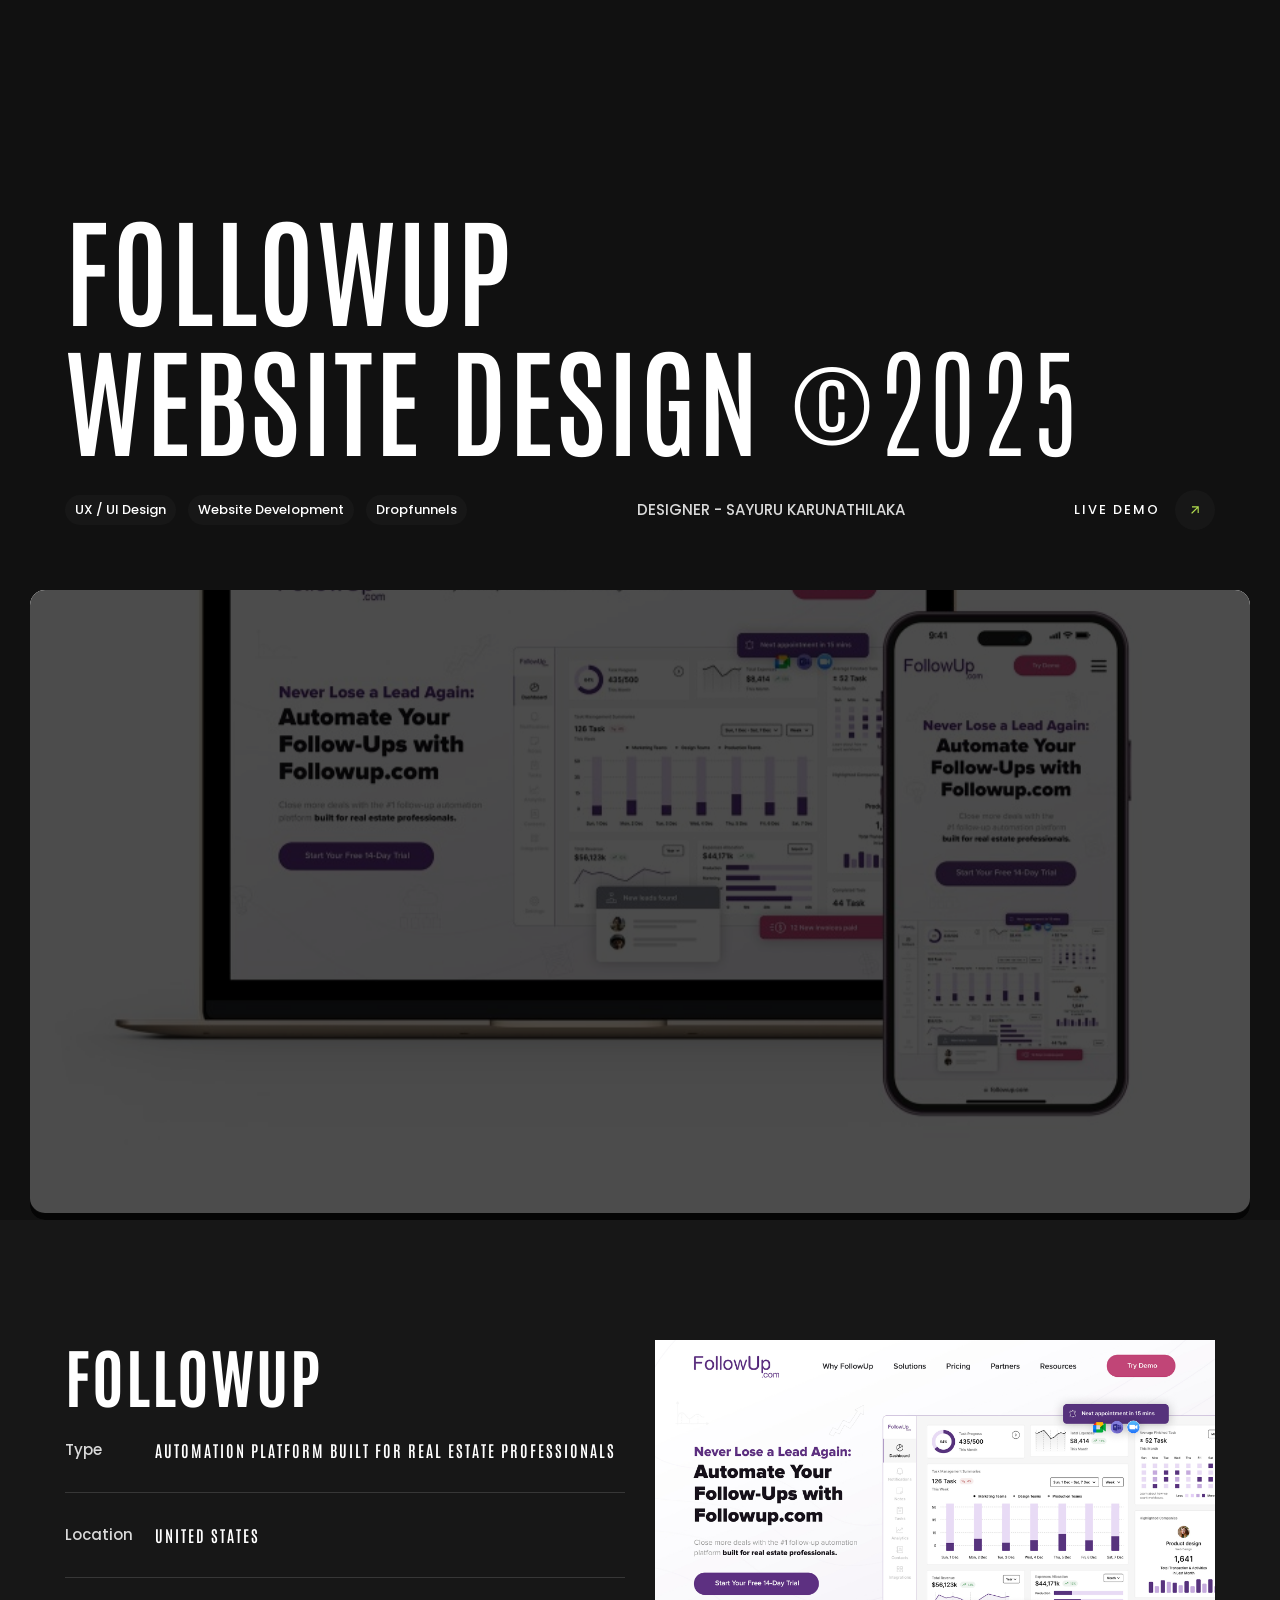
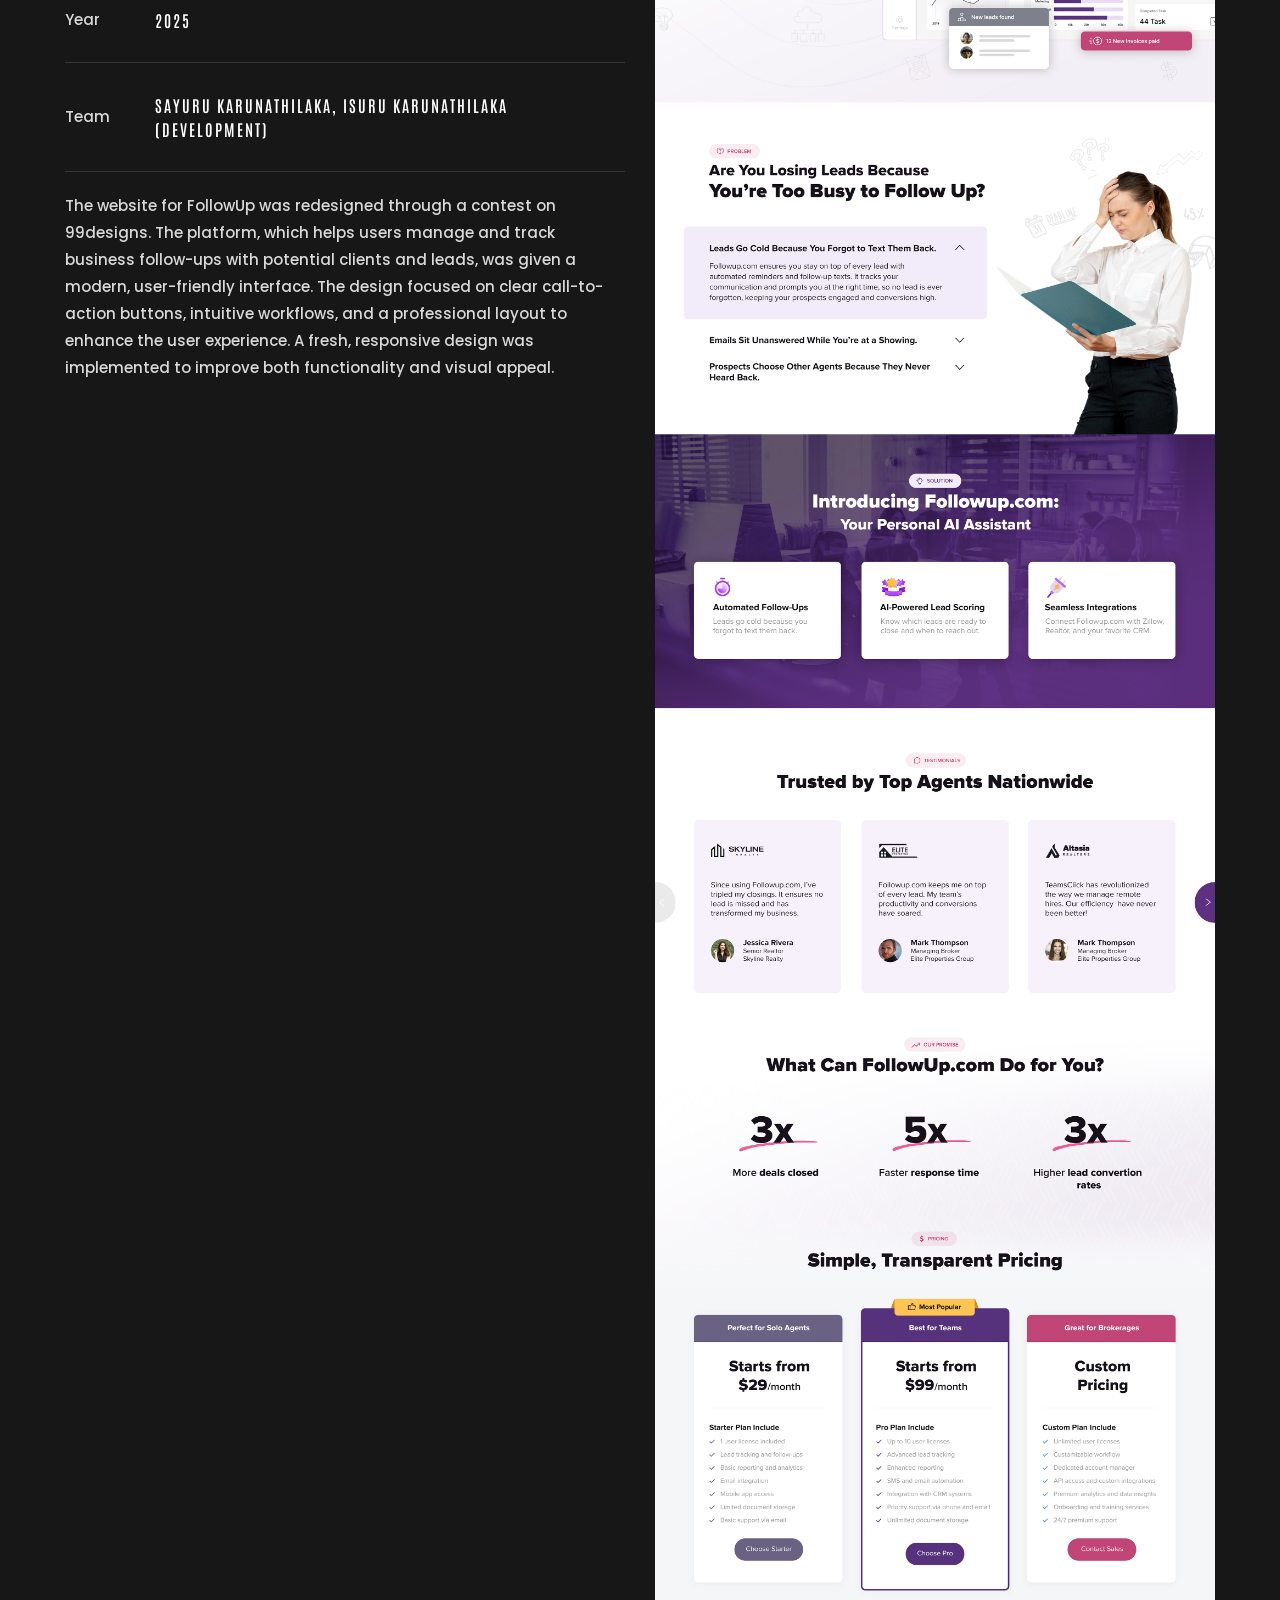
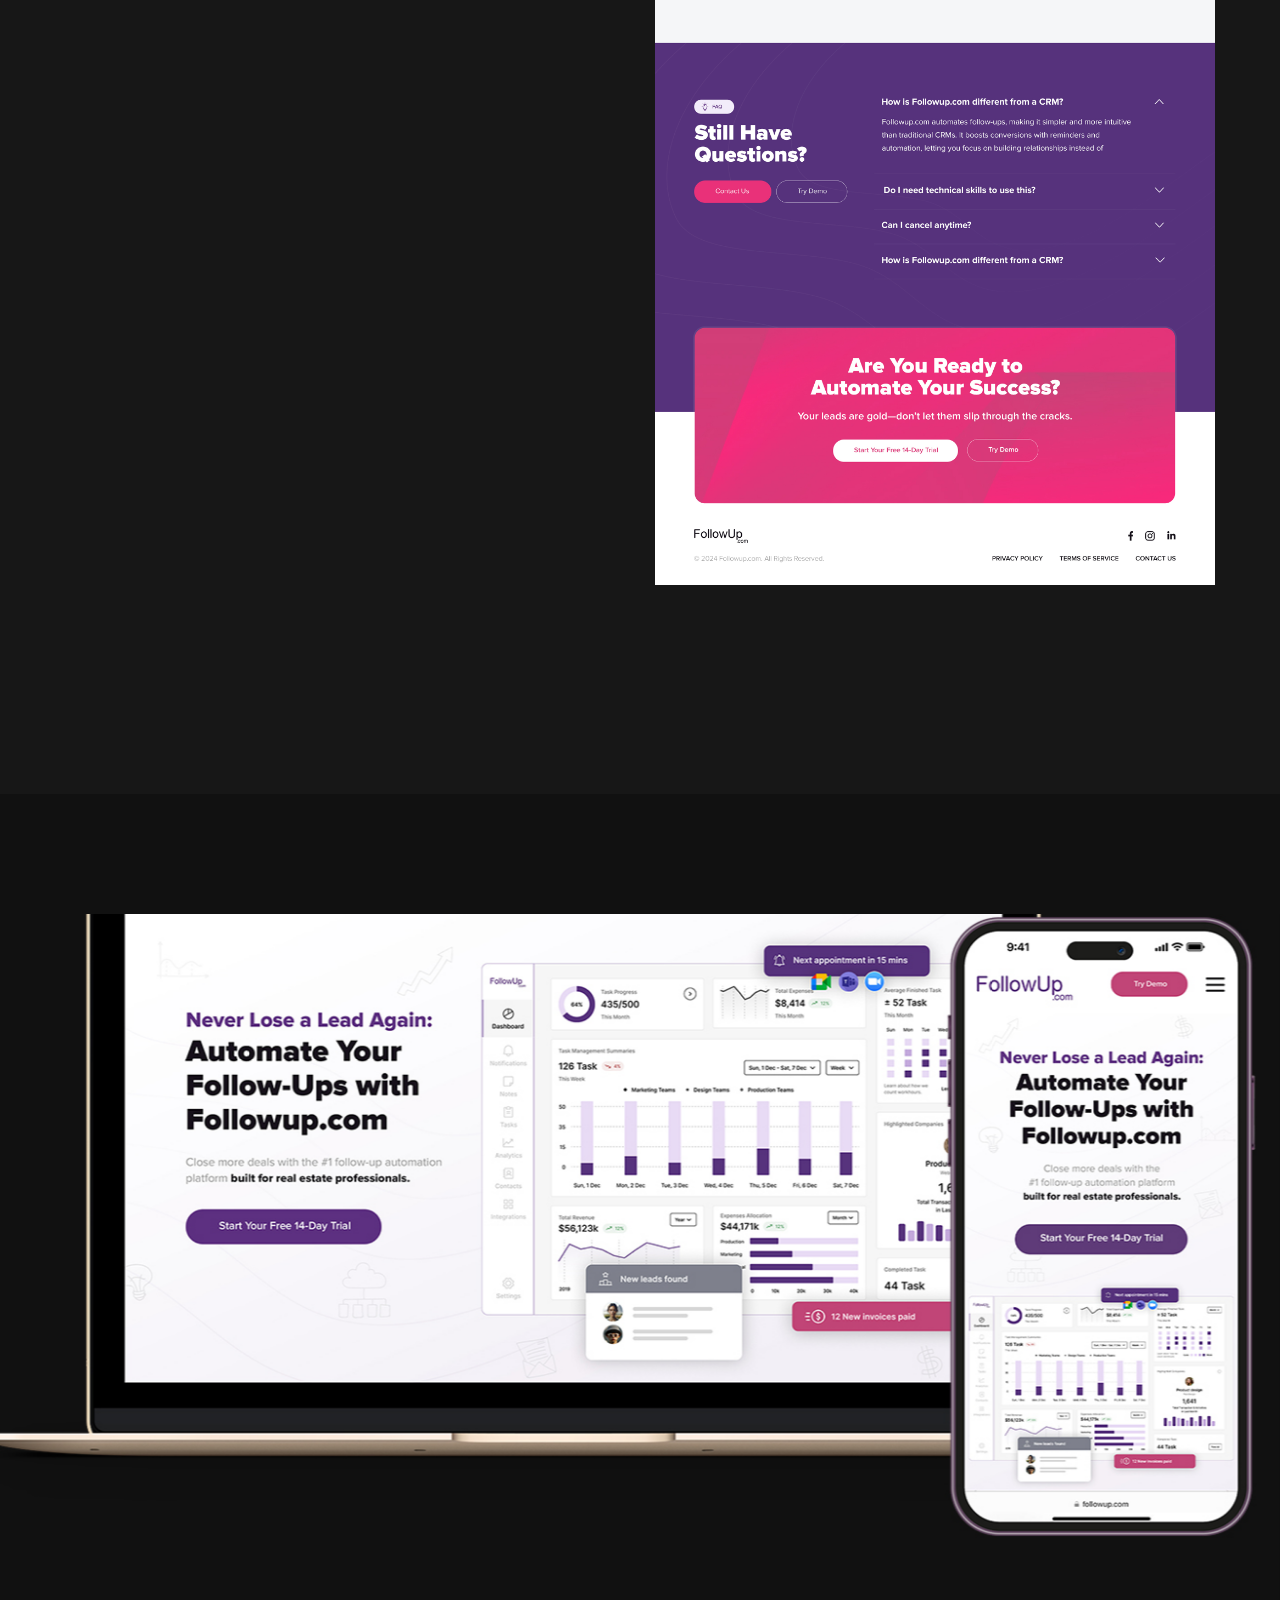
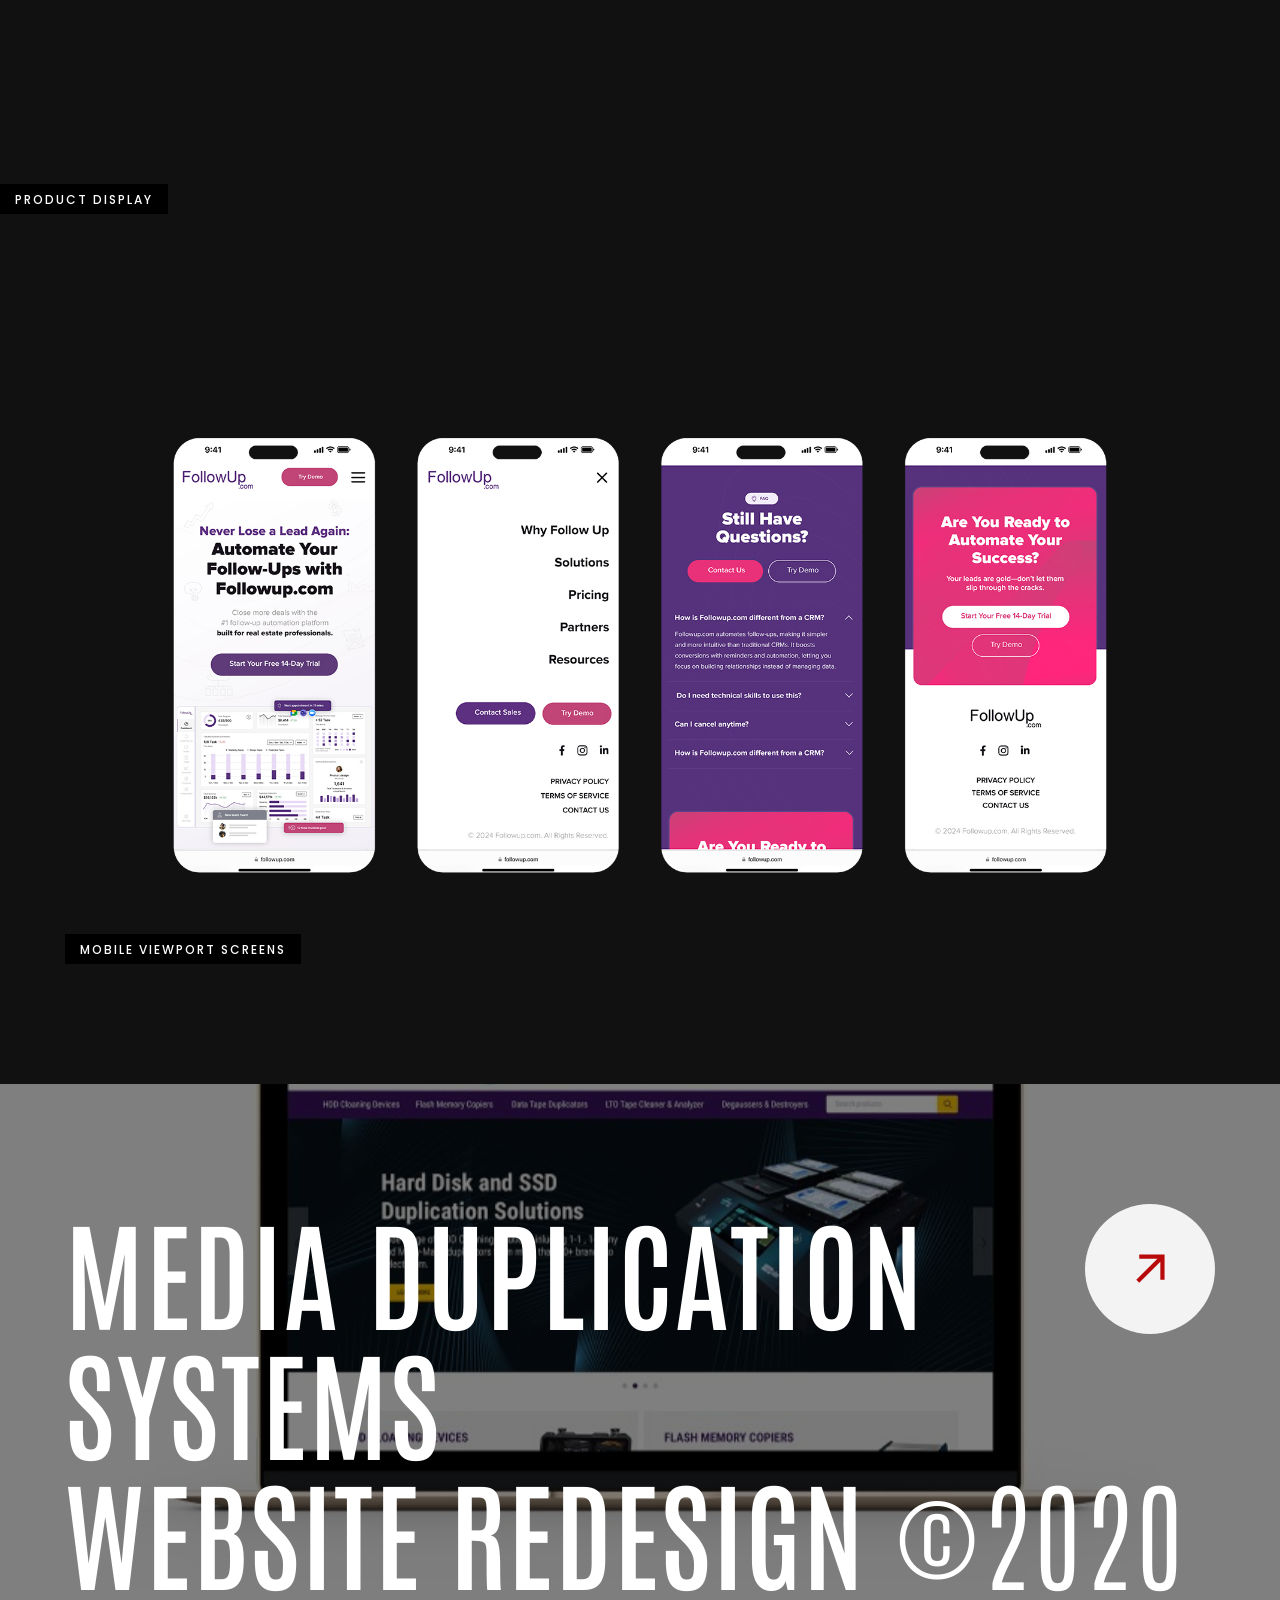
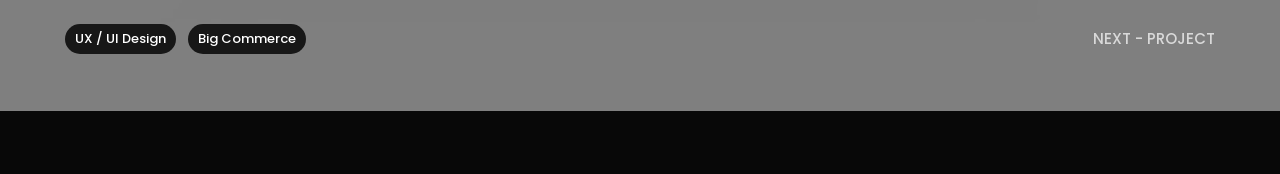
<file: project-3.html>
<!doctype html>
<html class="no-js" lang="">

<head>
    <meta charset="utf-8">
    <meta name="description" content="">
    <meta name="viewport" content="width=device-width, initial-scale=1">
    <link rel="icon" href="assets/img/favicon.ico" type="image/x-icon">
    <link href="https://fonts.googleapis.com/css2?family=Poppins:wght@100;200;400;500&amp;display=swap"
        rel="stylesheet">
    <link href="https://fonts.googleapis.com/css2?family=Antonio:wght@100..700&display=swap" rel="stylesheet">
    <link href="https://fonts.googleapis.com/css2?family=Satisfy&display=swap" rel="stylesheet">
    <link rel="icon" href="assets/img/logo-32x32.png" sizes="32x32" />
    <link rel="icon" href="assets/img/logo-192x192.png" sizes="192x192" />

    <title>FollowUp - Project 3</title>

    <link href="assets/css/plugins.css" rel="stylesheet" />
    <link rel="stylesheet" href="assets/css/style.css">
</head>

<body class="v-dark dsn-ajax">

<main id="main_root" class="main-root">

<!-- ========== Menu ========== -->
<header id="site_menu_header" class="site-header d-none">
    <div class="main-logo">
        <a href="index.html" data-dsn-text="HOME" class="custom-logo-link main-brand effect-ajax" rel="home"
            aria-current="page">
            <img src="assets/img/logo-light.png" class="custom-logo logo-light" alt="Home" />
            <img src="assets/img/logo.png" class="custom-logo logo-dark" alt="Home" />
        </a>
    </div>
    <nav class="main-navigation ">
        <div class="menu-cover-title header-container dsn-container">MENU</div>
        <ul id="dsn-primary-list" class="primary-nav h2">
            <li class="nav-item has-sub-menu">
                <a title="Home" href="index.html">
                    <span class="overflow ">Home</span>
                </a>
            </li>

            <li class="nav-item has-sub-menu">
                <a title="Home" href="work.html">
                    <span class="overflow ">Works</span>
                </a>
            </li>

            <li class="nav-item ">
                <a title="About" href="about.html">
                    <span class="overflow">About</span>
                </a>
            </li>

            <li class="nav-item ">
                <a title="Contact" href="contact.html">
                    <span class="overflow">Contact</span>
                </a>
            </li>

            <li class="nav-item has-sub-menu">
                <a title="Home" href="#0">
                    <span class="overflow ">My CV</span>
                </a>
            </li>
        </ul>

   
    </nav>
    <div id="navbar_toggle" class="navbar-toggle">
        <div class="toggle-icon">
            <div class="toggle-line"></div>
            <div class="toggle-line"></div>
            <div class="toggle-line"></div>
        </div>
        <div class="toggle-text">
            <div class="text-menu">Menu</div>
            <div class="text-open">Open</div>
            <div class="text-close">Close</div>
        </div>
    </div>
    <div class="bg-load background-main"></div>

    <svg width="100%" height="100%" viewBox="0 0 100 100" preserveAspectRatio="none"
        class="bg-load dsn-svg-transition">
        <path vector-effect="non-scaling-stroke" d="M 0 100 V 100 Q 50 100 100 100 V 100 z" />
    </svg>

</header>
<!-- ========== End Menu ========== -->

        <div id="dsn-scrollbar">

            <!-- ========== Header ========== -->
            <header class="header-project dsn-header-animation p-relative over-hidden">

                <div class="p-relative container dsn-hero-parallax-title pb-60">
                    <div class="p-relative d-flex align-items-center w-100  h-100 ">

                        <div class="box-content w-100 d-flex flex-column z-index-1">

                            <h1 class="title-lg text-upper" data-dsn-ajax="title">FollowUp <br> Website Design <span class="fw-200">©2025</span></h1>

                            <div class="d-flex justify-content-between align-items-center w-100 mt-30">
                                <div class="cat p-0">
                                    <span class="background-section heading-color">UX / UI Design</span>
                                    <span class="background-section heading-color">Website Development</span>
                                    <span class="background-section heading-color">Dropfunnels</span>
                                </div>

                                <div class="item">
                                    <span class="text-upper"><span>Designer - </span> Sayuru Karunathilaka</span>
                                </div>

                                <div class="dsn-btn dsn-btn-shape d-inline-flex d-flex no-padding text-upper">

                                    <a class="button"
                                        href="https://followup.com"
                                        target="_blank">
                                        <span class="title-btn p-relative  z-index-1" data-animate-text="View project">
                                            <span>Live Demo</span>
                                        </span>
                                    </a>

                                    <span class="icon background-section theme-color">
                                        <svg xmlns="http://www.w3.org/2000/svg" viewBox="0 0 384 512">
                                            <path
                                                d="M328 96h24v288h-48V177.9L81 401l-17 17-33.9-34 17-17 223-223H64V96h264z">
                                            </path>
                                        </svg>
                                    </span>

                                </div>
                            </div>
                        </div>


                    </div>
                </div>

                <div class="pl-30 pr-30">
                    <div class="box-img p-relative before-z-index has-border-radius" data-overlay="7"
                        data-dsn-grid="move-up">
                        <img class="cover-bg-img has-border-radius" src="assets/img/portfolio/project3/1.jpg" alt="">
                    </div>
                </div>

            </header>
            <!-- ========== End Header ========== -->

            <div id="page_wrapper" class="wrapper">

                <div class="box-move section-padding background-section">
                    <div class="container">
                        <div class="d-grid grid-lg-2">

                            <div class="text pinned-scroll p-relative" data-dsn-option='{"end":"650"}'>
                                <div class=" pinned-element">
                                    <!-- <span class="sub-heading mb-15">• ART OF HOME</span> -->
                                    <h3 class="title text-upper mb-30">FollowUp</h3>

                                    <div class="info">
                                        <div class="info-item d-flex align-items-center border-bottom">
                                            <span class="date">Type</span>
                                            <h6 class="text-upper">automation platform built for real estate professionals</h6>

                                        </div>

                                        <div class="info-item d-flex align-items-center border-bottom">
                                            <span class="date">Location</span>
                                            <h6 class="text-upper">United States </h6>
                                        </div>

                                        <div class="info-item d-flex align-items-center border-bottom">
                                            <span class="date">Year</span>
                                            <h6 class="text-upper">2025</h6>
                                        </div>

                                        <div class="info-item d-flex align-items-center border-bottom">
                                            <span class="date">Team</span>
                                            <h6 class="text-upper">Sayuru Karunathilaka, Isuru Karunathilaka (Development)
                                            </h6>
                                        </div>

                                    </div>

                                    <p class="mt-20">The website for FollowUp was redesigned through a contest on 
                                        99designs. The platform, which helps users manage and track business 
                                        follow-ups with potential clients and leads, was given a modern, 
                                        user-friendly interface. The design focused on clear call-to-action 
                                        buttons, intuitive workflows, and a professional layout to enhance 
                                        the user experience. A fresh, responsive design was implemented to 
                                        improve both functionality and visual appeal.</p>
                                </div>
                            </div>

                            <div class="box-img">
                                <div class="d-grid">
                                    <div class="img-item">
                                        <img class="cover-bg-img" src="assets/img/portfolio/project3/10.jpg" alt="">
                                    </div>
                                </div>
                            </div>
                        </div>
                    </div>
                </div>

            <div id="page_wrapper" class="wrapper">


                <!-- <section class="our-work section-margin not-filter dsn-filter "
                    data-dsn-option='{"speed" : 15 , "start" : "-40px top"}'>
                    <div class="dsn-container">
                        <div class="dsn-cards">
                            <div class="dsn-posts flexibly-hover">
                                <div class="dsn-item-post grid-item p-relative">
                                    <div class="box-image-bg w-100 h-500">
                                        <img src="assets/img/portfolio/project1/2.jpg" class="cover-bg-img" alt="" />
                                    </div>
                                </div>

                                <div class="dsn-item-post grid-item p-relative">
                                    <div class="box-image-bg w-100 h-500">
                                        <img src="assets/img/portfolio/project1/4.jpg" class="cover-bg-img" alt="" />
                                    </div>
                                </div>

                                <div class="dsn-item-post grid-item p-relative">
                                    <div class="box-image-bg w-100 h-500">
                                        <img src="assets/img/portfolio/project1/3.jpg" class="cover-bg-img" alt="" />
                                    </div>
                                </div>
                            </div>
                        </div>
                    </div>
                </section> -->

                <div class="over-hidden section-margin">
                    <div class="img-box-parallax dsn-animate dsn-effect-down has-popup dsn-active"
                        data-dsn-grid="move-up">

                        <div class="effect-popup before-z-index h-100" data-src="assets/img/portfolio/project3/5.jpg"
                            data-caption="Caption #3" data-fancybox="_1" data-cursor="open" data-dsn-overlay="0">
                            <img class="cover-bg-img has-direction" src="assets/img/portfolio/project3/5.jpg" alt="">
                        </div>
                        <div class="cap"><span>Product Display</span></div>
                    </div>
                </div>

                <div class="container p-relative mb-section">
                    <div class="p-relative img-box-parallax before-z-index has-popup">
                        <div class="effect-popup before-z-index h-v-70 " data-src="assets/img/portfolio/project3/4.jpg"
                            data-caption="Caption #2" data-fancybox="_1" data-cursor="open" data-dsn-overlay="0">
                            <img class="cover-bg-img has-border-radius" src="assets/img/portfolio/project3/4.jpg"
                                alt="">
                        </div>
                        <div class="cap">
                            <span>Mobile Viewport Screens</span>
                        </div>
                    </div>
                </div>

            </div>

            <section class="next-projects p-relative section-padding d-flex flex-column justify-content-center">
                <div class="box-img h-100 w-100 h-100 p-absolute top-0 right-0 before-z-index" data-overlay="5"
                    data-dsn-grid="move-up">
                    <img class="cover-bg-img" src="assets/img/portfolio/project4/1.jpg" alt="">
                </div>
                <div class="container p-relative">
                    <div class="box-content w-100 d-flex flex-column p-relative z-index-1">

                        <a href="project-4.html" class="btn-arrow effect-ajax v-light background-main">
                            <span class="icon theme-color dsn-icon" data-dsn-iconSize="45px">
                                <svg xmlns="http://www.w3.org/2000/svg" viewBox="0 0 384 512">
                                    <path d="M328 96h24v288h-48V177.9L81 401l-17 17-33.9-34 17-17 223-223H64V96h264z">
                                    </path>
                                </svg>
                            </span>
                        </a>

                        <h2 class="title-lg text-upper" data-dsn-ajax="title"><a href="project-4.html"
                                class="effect-ajax">Media Duplication Systems <br> Website Redesign <span class="fw-200">©2020</span></a></h2>


                        <div class="d-flex justify-content-between align-items-center w-100 mt-30">
                            <div class="cat p-0">
                                <span class="background-section heading-color">UX / UI Design</span>
                                    <span class="background-section heading-color">Big Commerce</span>
                            </div>

                            <div class="item">
                                <span class="text-upper"><span>NEXT - </span> PROJECT</span>
                            </div>

                        </div>
                    </div>
                </div>
            </section>
        </div>


    </main>


    <script src="assets/js/jquery-3.7.1.min.js"></script>
    <script src="assets/js/plugins.min.js"></script>
    <script src="assets/js/plugins/dsn-grid.min.js"></script>
    <script src="assets/js/custom.js"></script>
</body>

</html>
</file>
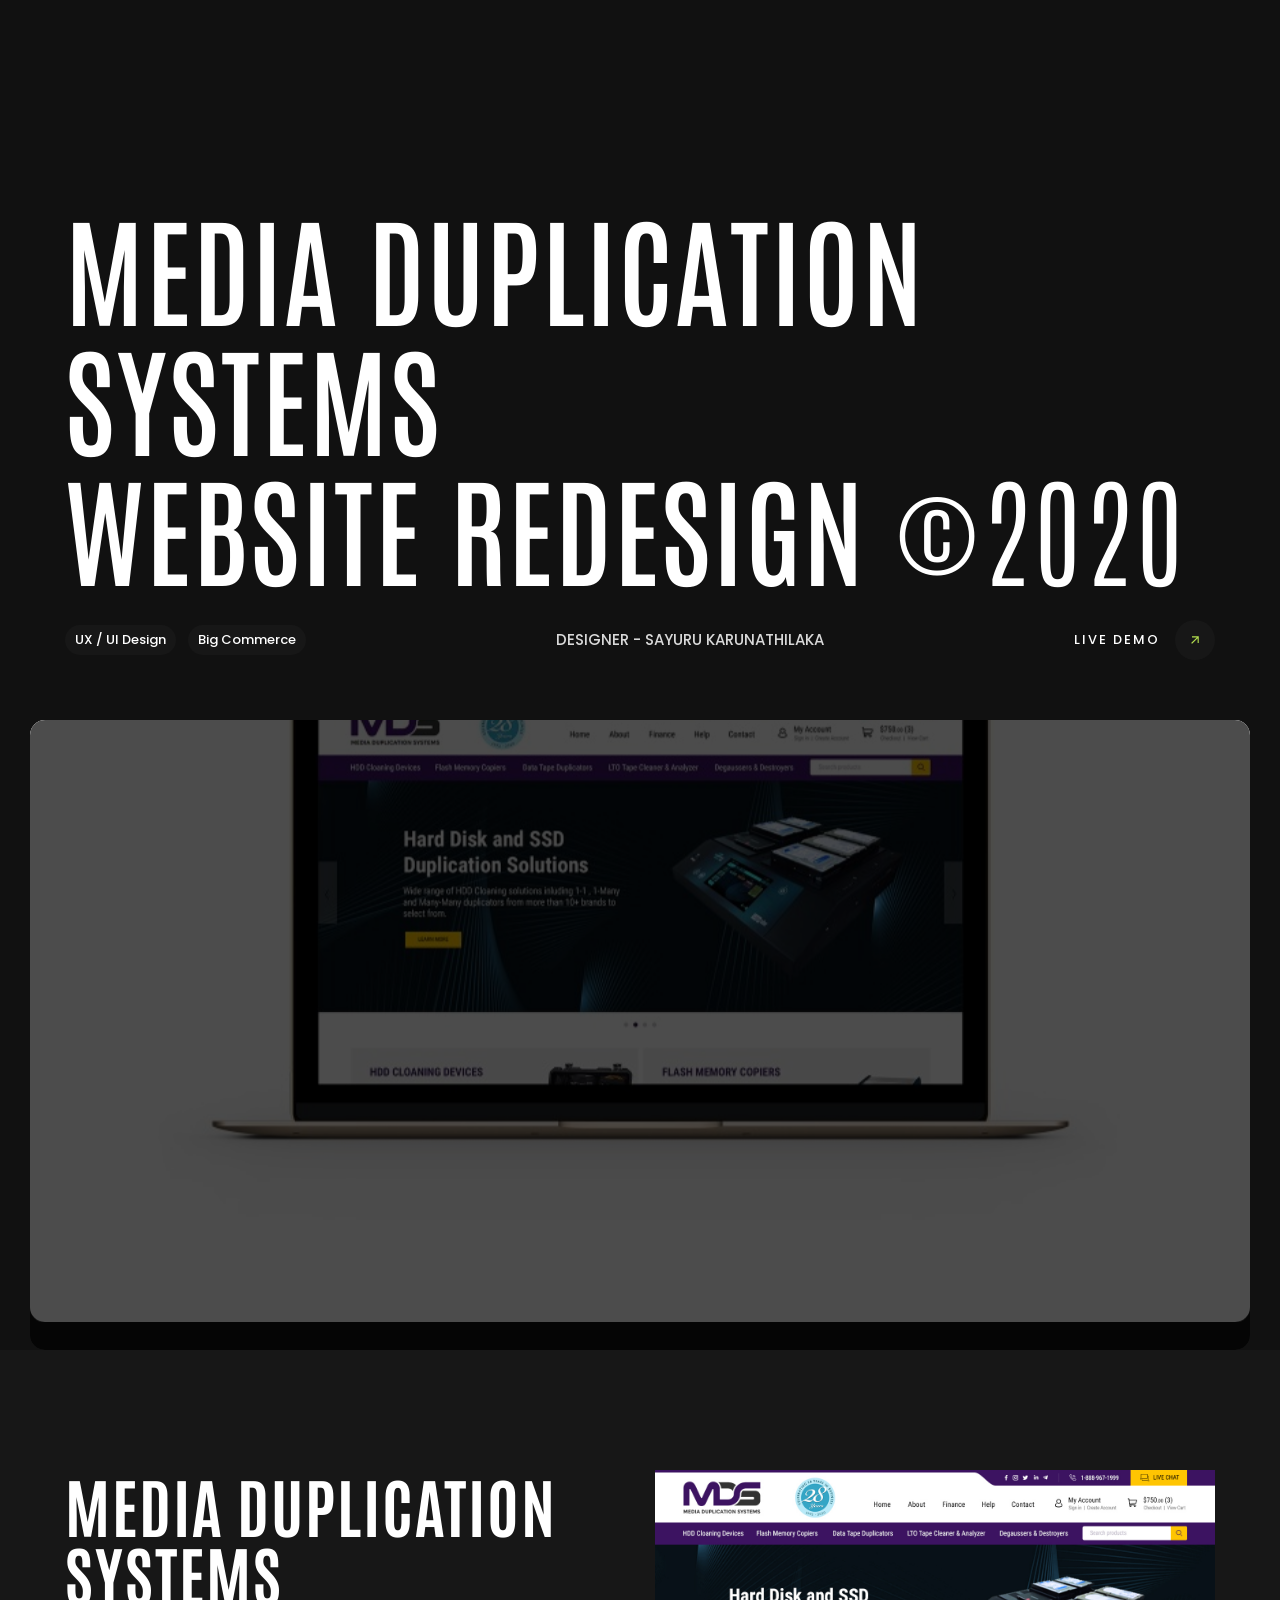
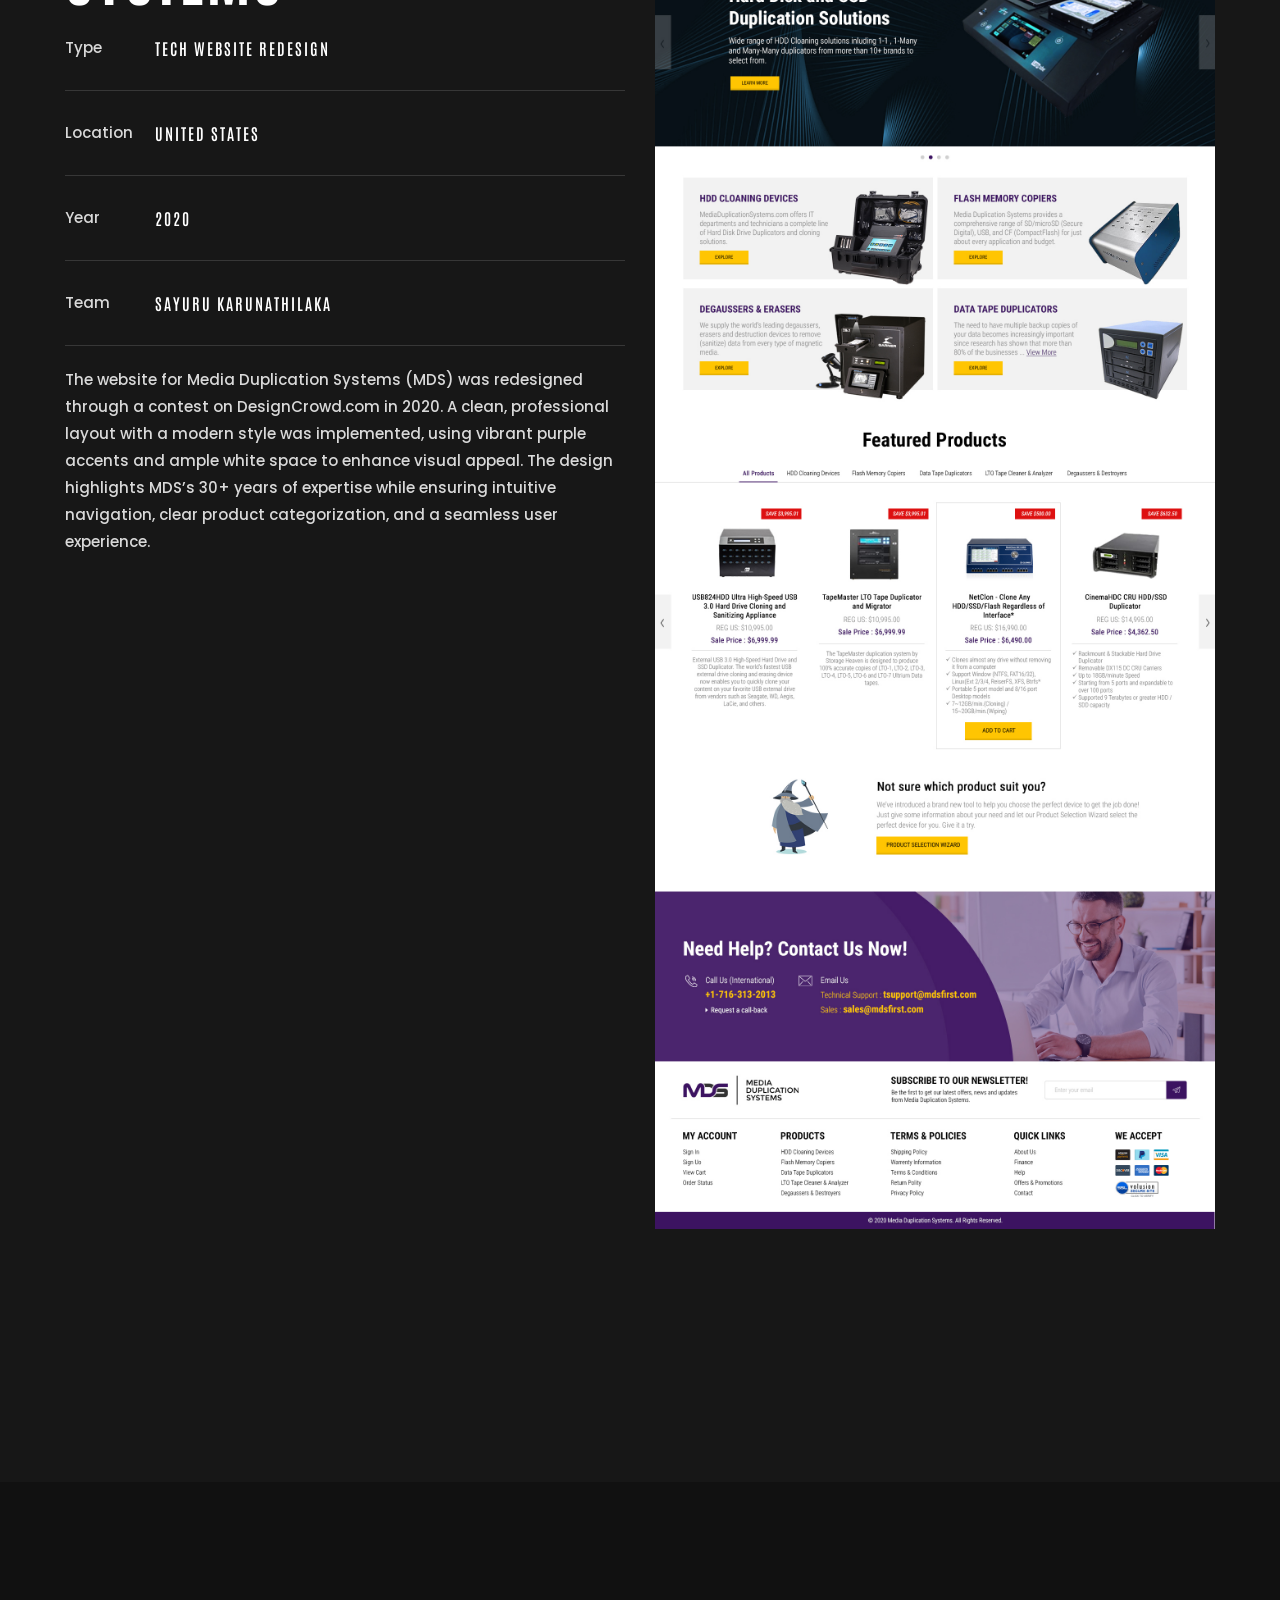
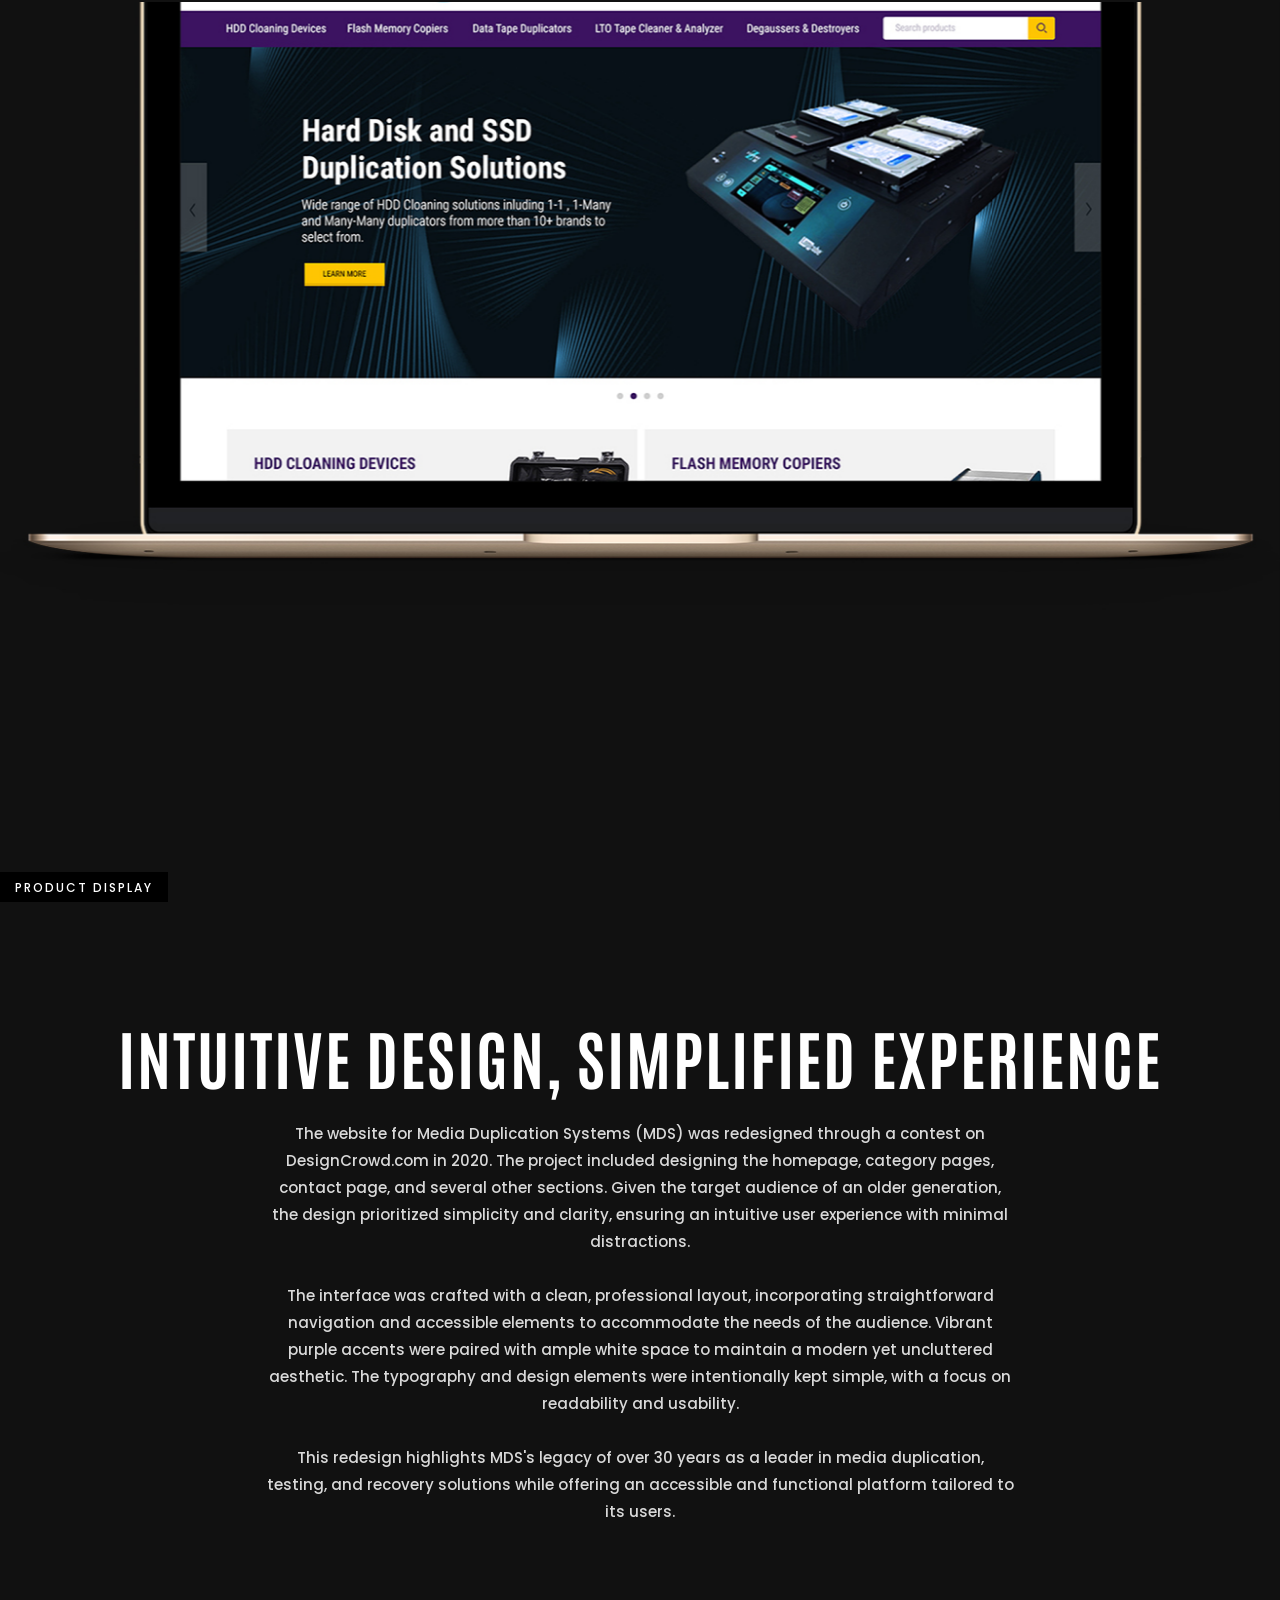
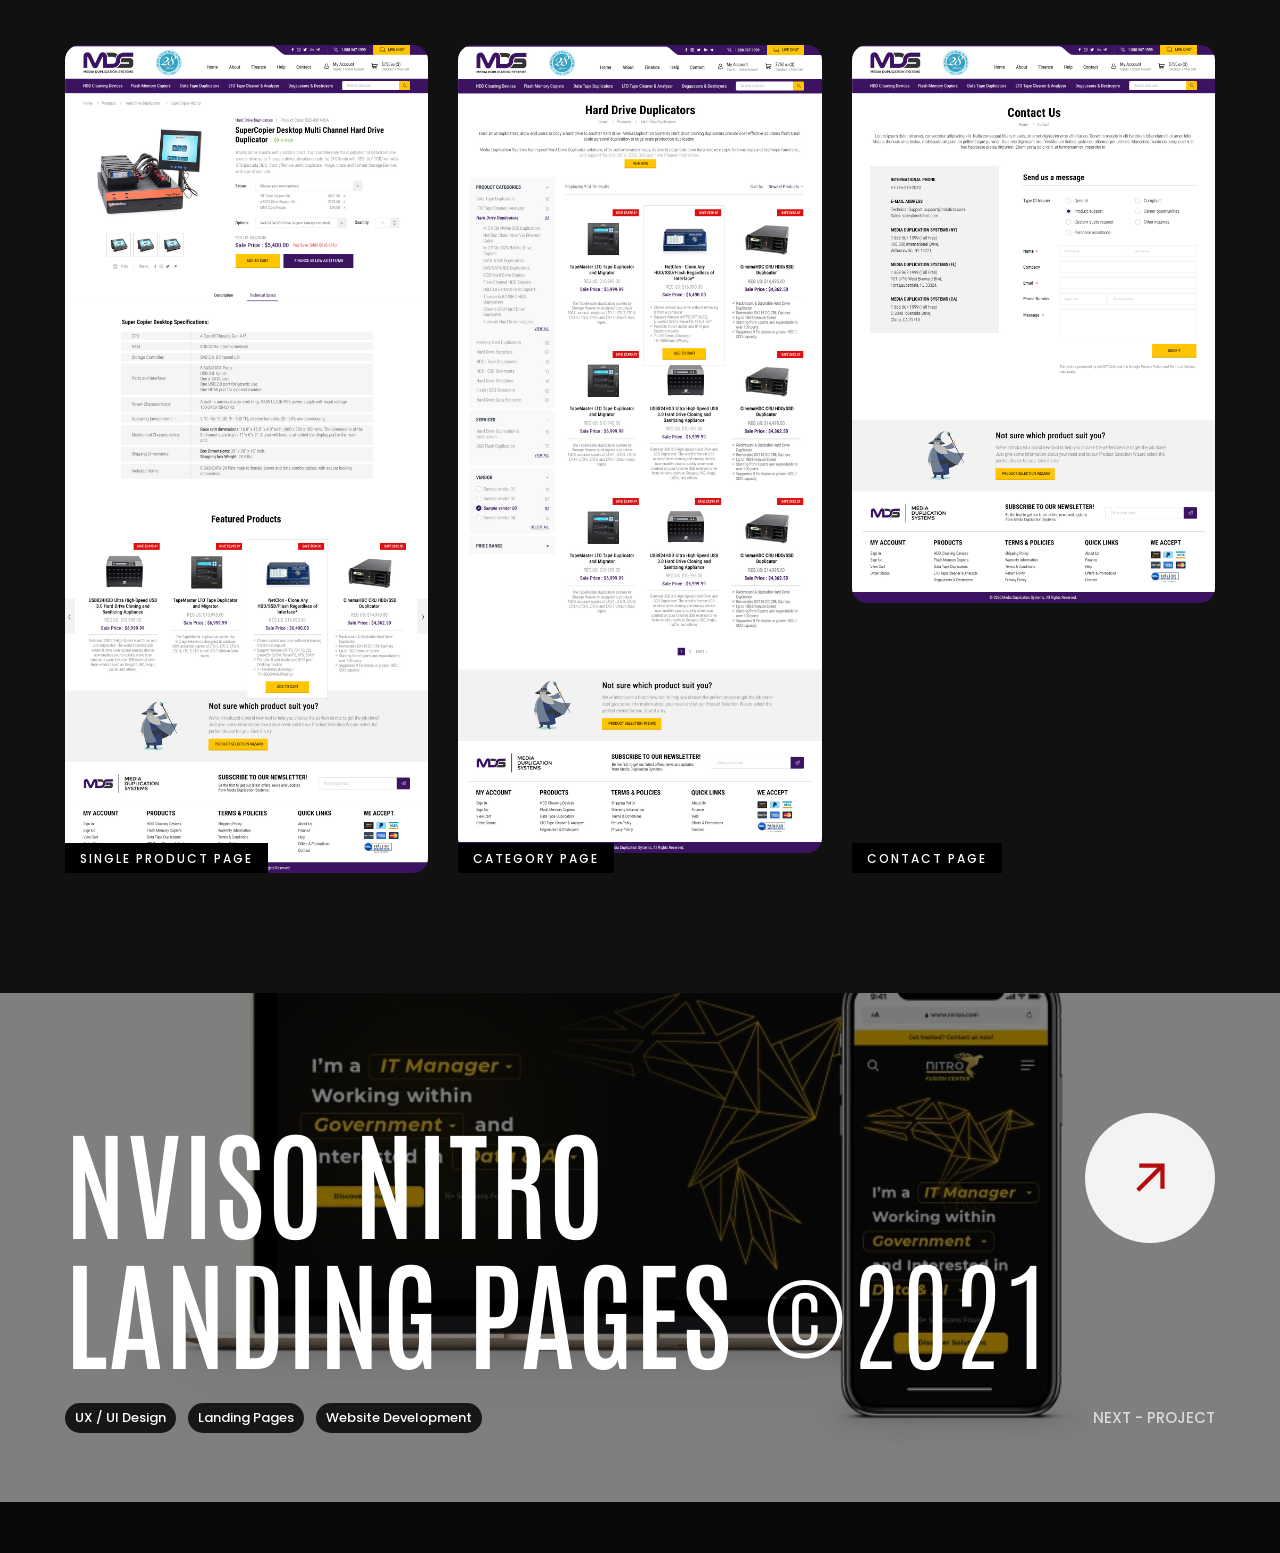
<file: project-4.html>
<!doctype html>
<html class="no-js" lang="">

<head>
    <meta charset="utf-8">
    <meta name="description" content="">
    <meta name="viewport" content="width=device-width, initial-scale=1">
    <link rel="icon" href="assets/img/favicon.ico" type="image/x-icon">
    <link href="https://fonts.googleapis.com/css2?family=Poppins:wght@100;200;400;500&amp;display=swap"
        rel="stylesheet">
    <link href="https://fonts.googleapis.com/css2?family=Antonio:wght@100..700&display=swap" rel="stylesheet">
    <link href="https://fonts.googleapis.com/css2?family=Satisfy&display=swap" rel="stylesheet">
    <link rel="icon" href="assets/img/logo-32x32.png" sizes="32x32" />
    <link rel="icon" href="assets/img/logo-192x192.png" sizes="192x192" />

    <title>MDS - Project 4</title>

    <link href="assets/css/plugins.css" rel="stylesheet" />
    <link rel="stylesheet" href="assets/css/style.css">
</head>

<body class="v-dark dsn-ajax">

<main id="main_root" class="main-root">

<!-- ========== Menu ========== -->
<header id="site_menu_header" class="site-header d-none">
    <div class="main-logo">
        <a href="index.html" data-dsn-text="HOME" class="custom-logo-link main-brand effect-ajax" rel="home"
            aria-current="page">
            <img src="assets/img/logo-light.png" class="custom-logo logo-light" alt="Home" />
            <img src="assets/img/logo.png" class="custom-logo logo-dark" alt="Home" />
        </a>
    </div>
    <nav class="main-navigation ">
        <div class="menu-cover-title header-container dsn-container">MENU</div>
        <ul id="dsn-primary-list" class="primary-nav h2">
            <li class="nav-item has-sub-menu">
                <a title="Home" href="index.html">
                    <span class="overflow ">Home</span>
                </a>
            </li>

            <li class="nav-item has-sub-menu">
                <a title="Home" href="work.html">
                    <span class="overflow ">Works</span>
                </a>
            </li>

            <li class="nav-item ">
                <a title="About" href="about.html">
                    <span class="overflow">About</span>
                </a>
            </li>

            <li class="nav-item ">
                <a title="Contact" href="contact.html">
                    <span class="overflow">Contact</span>
                </a>
            </li>

            <li class="nav-item has-sub-menu">
                <a title="Home" href="#0">
                    <span class="overflow ">My CV</span>
                </a>
            </li>
        </ul>


    </nav>
    <div id="navbar_toggle" class="navbar-toggle">
        <div class="toggle-icon">
            <div class="toggle-line"></div>
            <div class="toggle-line"></div>
            <div class="toggle-line"></div>
        </div>
        <div class="toggle-text">
            <div class="text-menu">Menu</div>
            <div class="text-open">Open</div>
            <div class="text-close">Close</div>
        </div>
    </div>
    <div class="bg-load background-main"></div>

    <svg width="100%" height="100%" viewBox="0 0 100 100" preserveAspectRatio="none"
        class="bg-load dsn-svg-transition">
        <path vector-effect="non-scaling-stroke" d="M 0 100 V 100 Q 50 100 100 100 V 100 z" />
    </svg>

</header>
<!-- ========== End Menu ========== -->

        <div id="dsn-scrollbar">

            <!-- ========== Header ========== -->
            <header class="header-project dsn-header-animation p-relative over-hidden">

                <div class="p-relative container dsn-hero-parallax-title pb-60">
                    <div class="p-relative d-flex align-items-center w-100  h-100 ">

                        <div class="box-content w-100 d-flex flex-column z-index-1">

                            <h1 class="title-lg text-upper" data-dsn-ajax="title">Media Duplication Systems <br> Website Redesign <span class="fw-200">©2020</span></h1>

                            <div class="d-flex justify-content-between align-items-center w-100 mt-30">
                                <div class="cat p-0">
                                    <span class="background-section heading-color">UX / UI Design</span>
                                    <span class="background-section heading-color">Big Commerce</span>
                                    <!-- <span class="background-section heading-color">Website Development</span> -->
                                </div>

                                <div class="item">
                                    <span class="text-upper"><span>Designer - </span> Sayuru Karunathilaka</span>
                                </div>
                                <!-- <div class="item">
                                    <span class="text-upper"><span>Development - </span> OsminLabs</span>
                                </div> -->
                                <div class="dsn-btn dsn-btn-shape d-inline-flex d-flex no-padding text-upper">

                                    <a class="button"
                                        href="https://mediaduplicationsystems.com"
                                        target="_blank">
                                        <span class="title-btn p-relative  z-index-1" data-animate-text="View project">
                                            <span>Live Demo</span>
                                        </span>
                                    </a>

                                    <span class="icon background-section theme-color">
                                        <svg xmlns="http://www.w3.org/2000/svg" viewBox="0 0 384 512">
                                            <path
                                                d="M328 96h24v288h-48V177.9L81 401l-17 17-33.9-34 17-17 223-223H64V96h264z">
                                            </path>
                                        </svg>
                                    </span>

                                </div>
                                
                            </div>
                        </div>


                    </div>
                </div>

                <div class="pl-30 pr-30">
                    <div class="box-img p-relative before-z-index has-border-radius" data-overlay="7"
                        data-dsn-grid="move-up">
                        <img class="cover-bg-img has-border-radius" src="assets/img/portfolio/project4/1.jpg" alt="">
                    </div>
                </div>

            </header>
            <!-- ========== End Header ========== -->

            <div id="page_wrapper" class="wrapper">

                <div class="box-move section-padding background-section">
                    <div class="container">
                        <div class="d-grid grid-lg-2">

                            <div class="text pinned-scroll p-relative" data-dsn-option='{"end":"650"}'>
                                <div class=" pinned-element">
                                    <!-- <span class="sub-heading mb-15">• ART OF HOME</span> -->
                                    <h3 class="title text-upper mb-30">Media Duplication Systems</h3>

                                    <div class="info">
                                        <div class="info-item d-flex align-items-center border-bottom">
                                            <span class="date">Type</span>
                                            <h6 class="text-upper">Tech Website Redesign</h6>

                                        </div>

                                        <div class="info-item d-flex align-items-center border-bottom">
                                            <span class="date">Location</span>
                                            <h6 class="text-upper">United States  </h6>
                                        </div>

                                        <div class="info-item d-flex align-items-center border-bottom">
                                            <span class="date">Year</span>
                                            <h6 class="text-upper">2020</h6>
                                        </div>

                                        <div class="info-item d-flex align-items-center border-bottom">
                                            <span class="date">Team</span>
                                            <h6 class="text-upper">Sayuru Karunathilaka
                                            </h6>
                                        </div>

                                    </div>

                                    <p class="mt-20">The website for Media Duplication Systems (MDS) 
                                        was redesigned through a contest on DesignCrowd.com in 2020.
                                         A clean, professional layout with a modern style was implemented,
                                          using vibrant purple accents and ample white space to enhance 
                                          visual appeal. The design highlights MDS’s 30+ years of expertise 
                                          while ensuring intuitive navigation, clear product categorization, 
                                          and a seamless user experience.</p>
                                </div>
                            </div>

                            <div class="box-img">
                                <div class="d-grid">
                                    <div class="img-item">
                                        <img class="cover-bg-img" src="assets/img/portfolio/project4/10.jpg" alt="">
                                    </div>
                                </div>
                            </div>
                        </div>
                    </div>
                </div>

            <div id="page_wrapper" class="wrapper">


                <!-- <section class="our-work section-margin not-filter dsn-filter "
                    data-dsn-option='{"speed" : 15 , "start" : "-40px top"}'>
                    <div class="dsn-container">
                        <div class="dsn-cards">
                            <div class="dsn-posts flexibly-hover">
                                <div class="dsn-item-post grid-item p-relative">
                                    <div class="box-image-bg w-100 h-500">
                                        <img src="assets/img/portfolio/project1/2.jpg" class="cover-bg-img" alt="" />
                                    </div>
                                </div>

                                <div class="dsn-item-post grid-item p-relative">
                                    <div class="box-image-bg w-100 h-500">
                                        <img src="assets/img/portfolio/project1/4.jpg" class="cover-bg-img" alt="" />
                                    </div>
                                </div>

                                <div class="dsn-item-post grid-item p-relative">
                                    <div class="box-image-bg w-100 h-500">
                                        <img src="assets/img/portfolio/project1/3.jpg" class="cover-bg-img" alt="" />
                                    </div>
                                </div>
                            </div>
                        </div>
                    </div>
                </section> -->

                <div class="over-hidden section-margin">
                    <div class="img-box-parallax dsn-animate dsn-effect-down has-popup dsn-active"
                        data-dsn-grid="move-up">

                        <div class="effect-popup before-z-index h-100" data-src="assets/img/portfolio/project4/5.jpg"
                            data-caption="Caption #3" data-fancybox="_1" data-cursor="open" data-dsn-overlay="0">
                            <img class="cover-bg-img has-direction" src="assets/img/portfolio/project4/5.jpg" alt="">
                        </div>
                        <div class="cap"><span>Product Display</span></div>
                    </div>
                </div>

                <div class="section-margin text-center">
                    <div class="container">
                        <h3 class="title text-upper mb-30">Intuitive Design, Simplified Experience</h3>
                        <p class="max-w750">The website for Media Duplication Systems (MDS) was redesigned through a 
                            contest on DesignCrowd.com in 2020. The project included designing the homepage, 
                            category pages, contact page, and several other sections. Given the target audience 
                            of an older generation, the design prioritized simplicity and clarity, ensuring an 
                            intuitive user experience with minimal distractions.<br><br>

                            The interface was crafted with a clean, professional layout, incorporating 
                            straightforward navigation and accessible elements to accommodate the needs 
                            of the audience. Vibrant purple accents were paired with ample white space to 
                            maintain a modern yet uncluttered aesthetic. The typography and design elements
                             were intentionally kept simple, with a focus on readability and usability.<br><br>
                            
                            This redesign highlights MDS's legacy of over 30 years as a leader in
                             media duplication, testing, and recovery solutions while offering an 
                             accessible and functional platform tailored to its users.</p>
                    </div>
                </div>

                

                <div class="container p-relative mb-section">
                    <div class="d-grid grid-sm-3">
                        <div class="p-relative img-box-parallax before-z-index has-popup">
                            <div class="effect-popup before-z-index "
                                data-src="assets/img/portfolio/project4/11.jpg" data-caption="Caption #2"
                                data-fancybox="_1" data-cursor="open" data-dsn-overlay="0">
                                <img class="cover-bg-img has-border-radius" src="assets/img/portfolio/project4/11.jpg"
                                    alt="">
                            </div>
                            <div class="cap">
                                <span>Single Product Page</span>
                            </div>
                        </div>
                        <div class="p-relative img-box-parallax before-z-index has-popup">
                            <div class="effect-popup before-z-index"
                                data-src="assets/img/portfolio/project4/12.jpg" data-caption="Caption #3"
                                data-fancybox="_1" data-cursor="open" data-dsn-overlay="0">
                                <img class="cover-bg-img has-border-radius" src="assets/img/portfolio/project4/12.jpg"
                                    alt="">
                            </div>
                            <div class="cap">
                                <span>Category Page</span>
                            </div>
                        </div>
                        <div class="p-relative img-box-parallax before-z-index has-popup">
                            <div class="effect-popup before-z-index "
                                data-src="assets/img/portfolio/project4/13.jpg" data-caption="Caption #2"
                                data-fancybox="_1" data-cursor="open" data-dsn-overlay="0">
                                <img class="cover-bg-img has-border-radius" src="assets/img/portfolio/project4/13.jpg"
                                    alt="">
                            </div>
                            <div class="cap">
                                <span>Contact Page</span>
                            </div>
                        </div>
                    </div>
                </div>


            </div>

            <section class="next-projects p-relative section-padding d-flex flex-column justify-content-center">
                <div class="box-img h-100 w-100 h-100 p-absolute top-0 right-0 before-z-index" data-overlay="5"
                    data-dsn-grid="move-up">
                    <img class="cover-bg-img" src="assets/img/portfolio/project5/1.jpg" alt="">
                </div>
                <div class="container p-relative">
                    <div class="box-content w-100 d-flex flex-column p-relative z-index-1">

                        <a href="project-5.html" class="btn-arrow effect-ajax v-light background-main">
                            <span class="icon theme-color dsn-icon" data-dsn-iconSize="45px">
                                <svg xmlns="http://www.w3.org/2000/svg" viewBox="0 0 384 512">
                                    <path d="M328 96h24v288h-48V177.9L81 401l-17 17-33.9-34 17-17 223-223H64V96h264z">
                                    </path>
                                </svg>
                            </span>
                        </a>

                        <h2 class="title-lg text-upper" data-dsn-ajax="title"><a href="project-5.html"
                                class="effect-ajax">NVISO Nitro<br> Landing Pages <span class="fw-200">©2021</span></a></h2>


                        <div class="d-flex justify-content-between align-items-center w-100 mt-30">
                            <div class="cat p-0">
                                <span class="background-section heading-color">UX / UI Design</span>
                                    <span class="background-section heading-color">Landing Pages</span>
                                    <span class="background-section heading-color">Website Development</span>
                            </div>

                            <div class="item">
                                <span class="text-upper"><span>NEXT - </span> PROJECT</span>
                            </div>

                        </div>
                    </div>
                </div>
            </section>

            
        </div>


    </main>


    <script src="assets/js/jquery-3.7.1.min.js"></script>
    <script src="assets/js/plugins.min.js"></script>
    <script src="assets/js/plugins/dsn-grid.min.js"></script>
    <script src="assets/js/custom.js"></script>
</body>

</html>
</file>
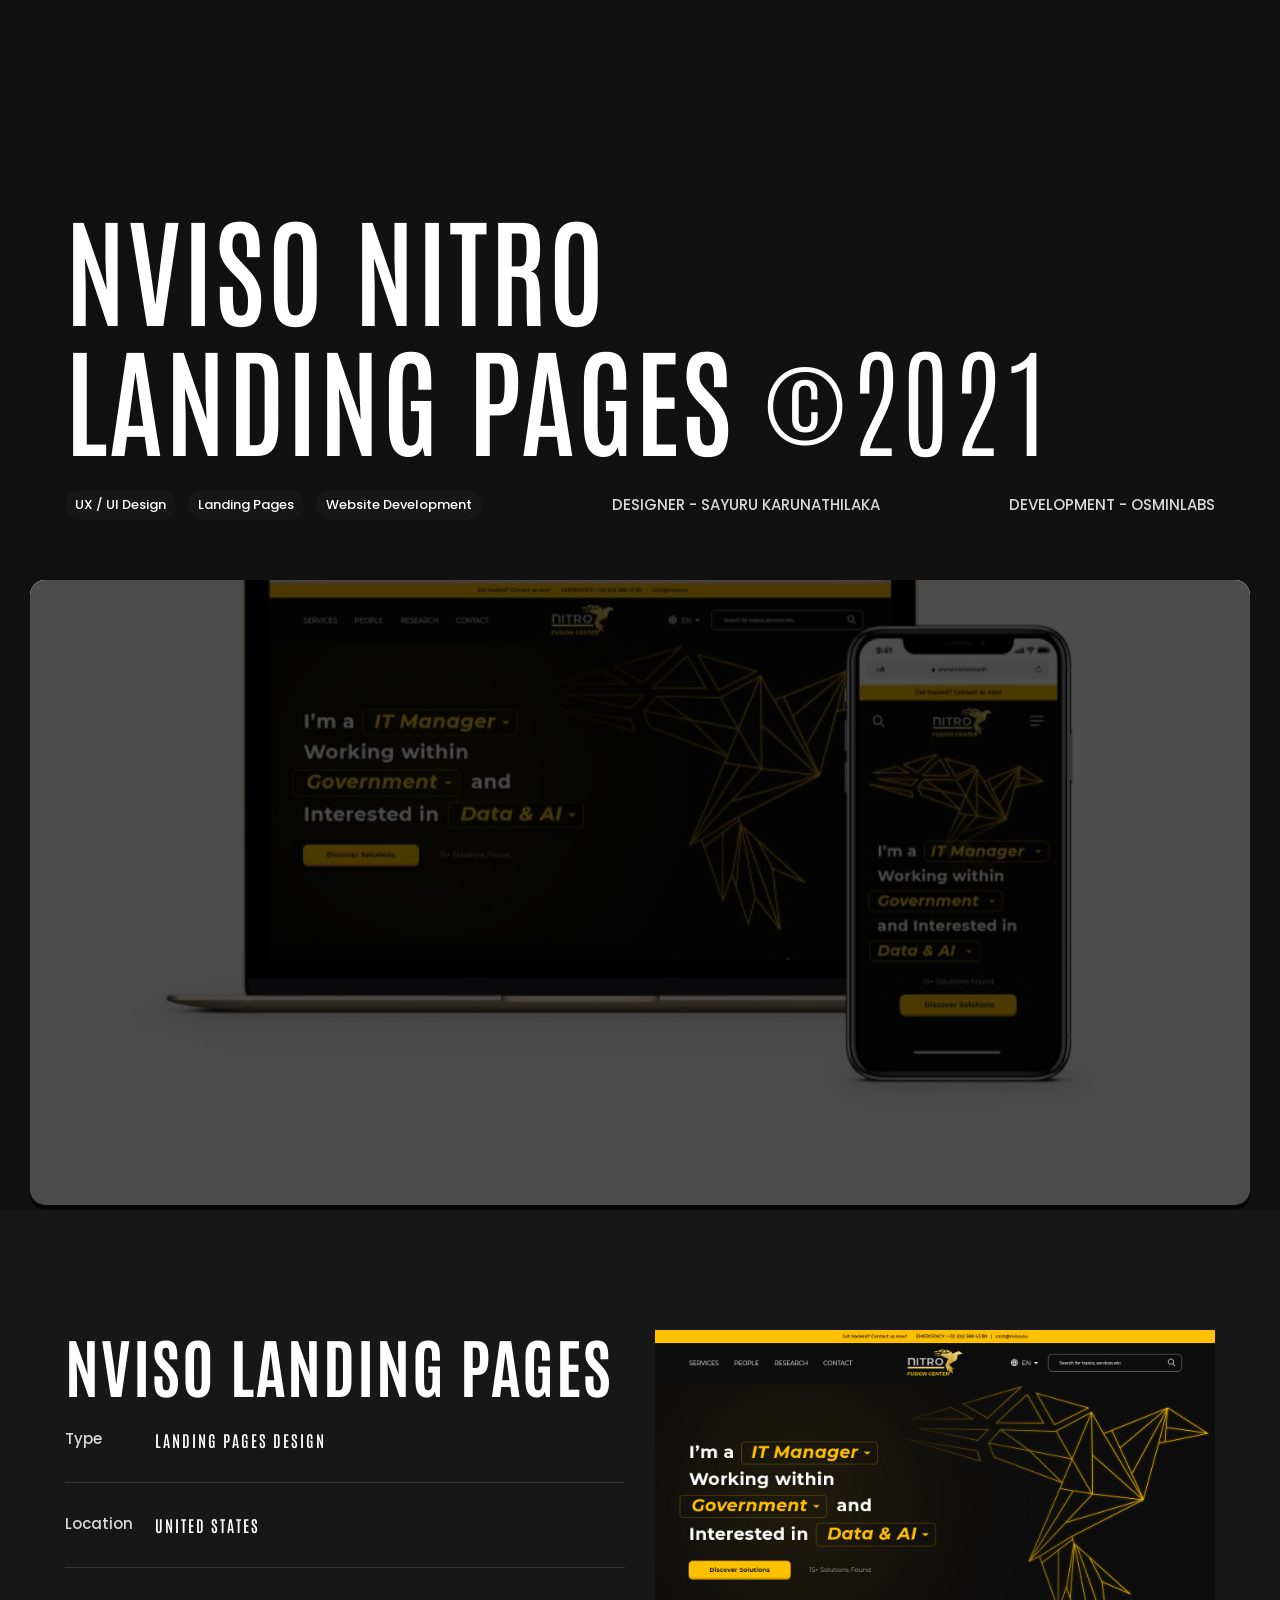
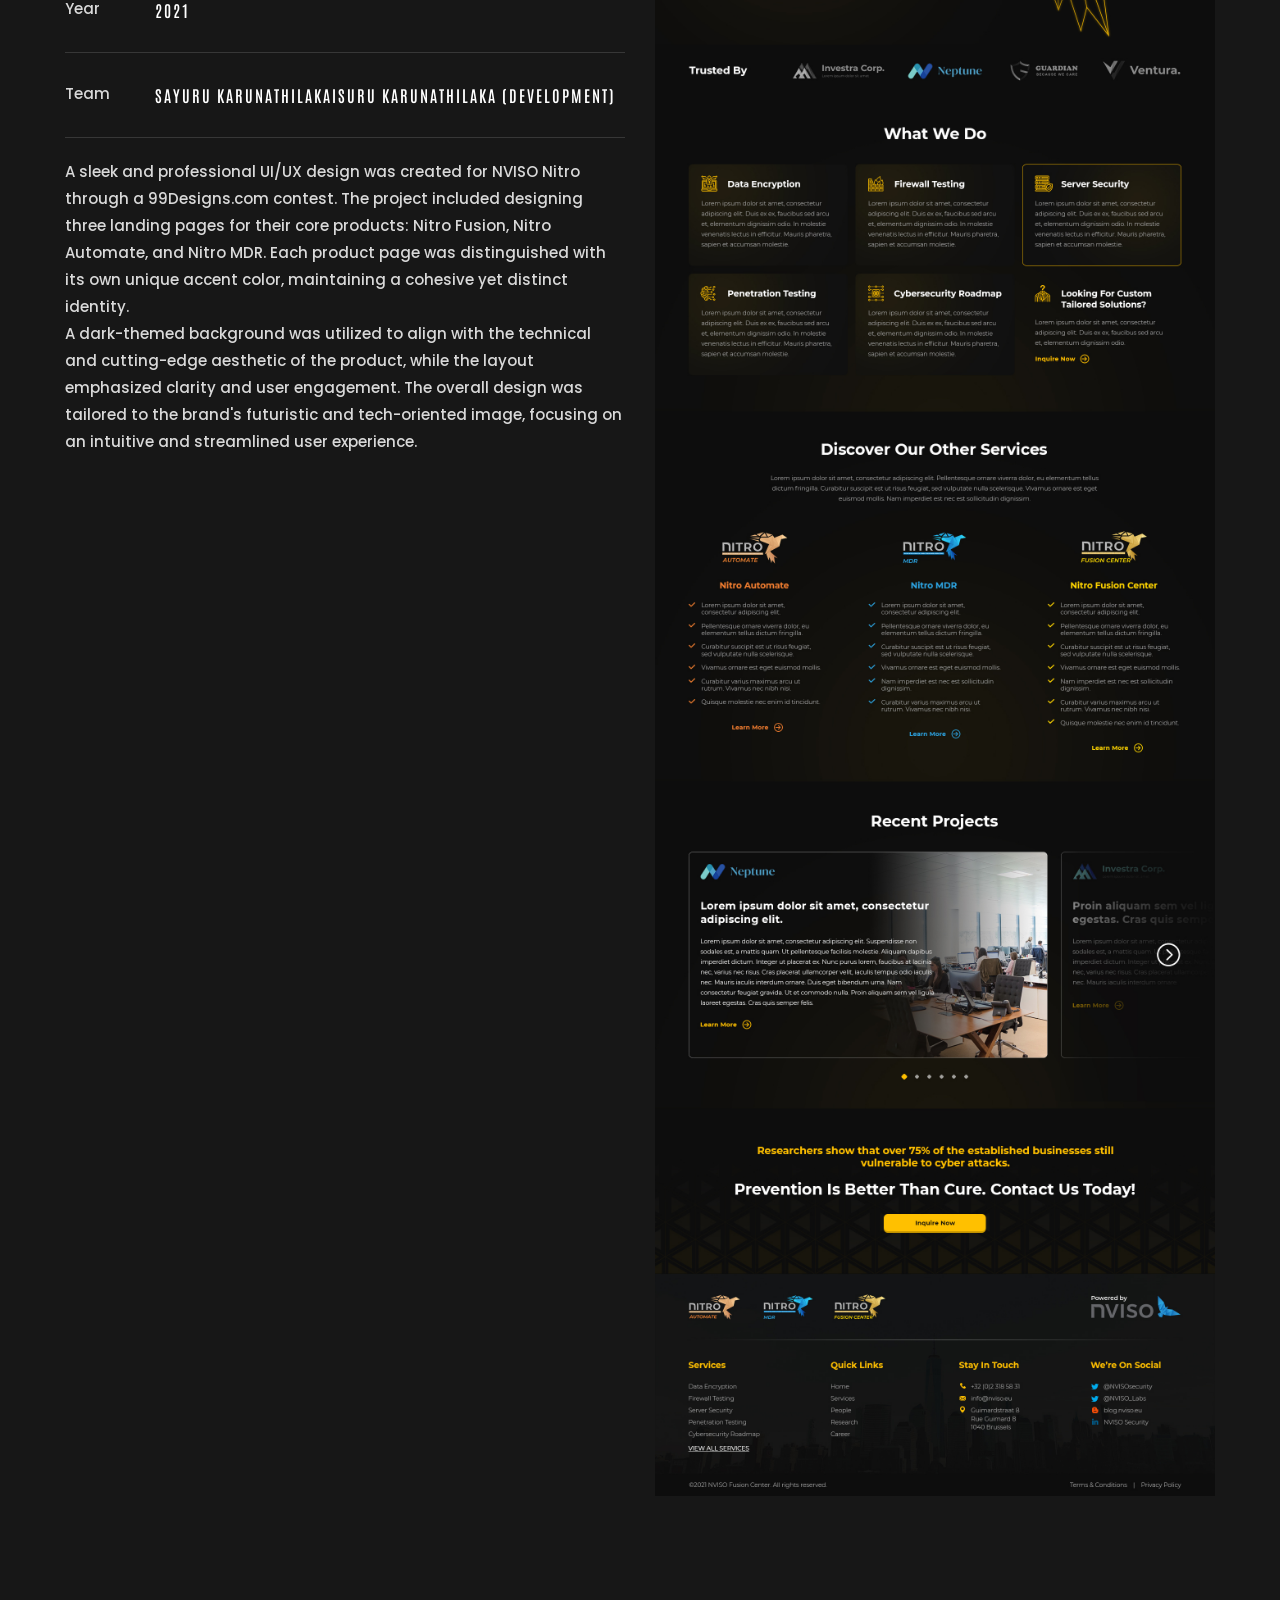
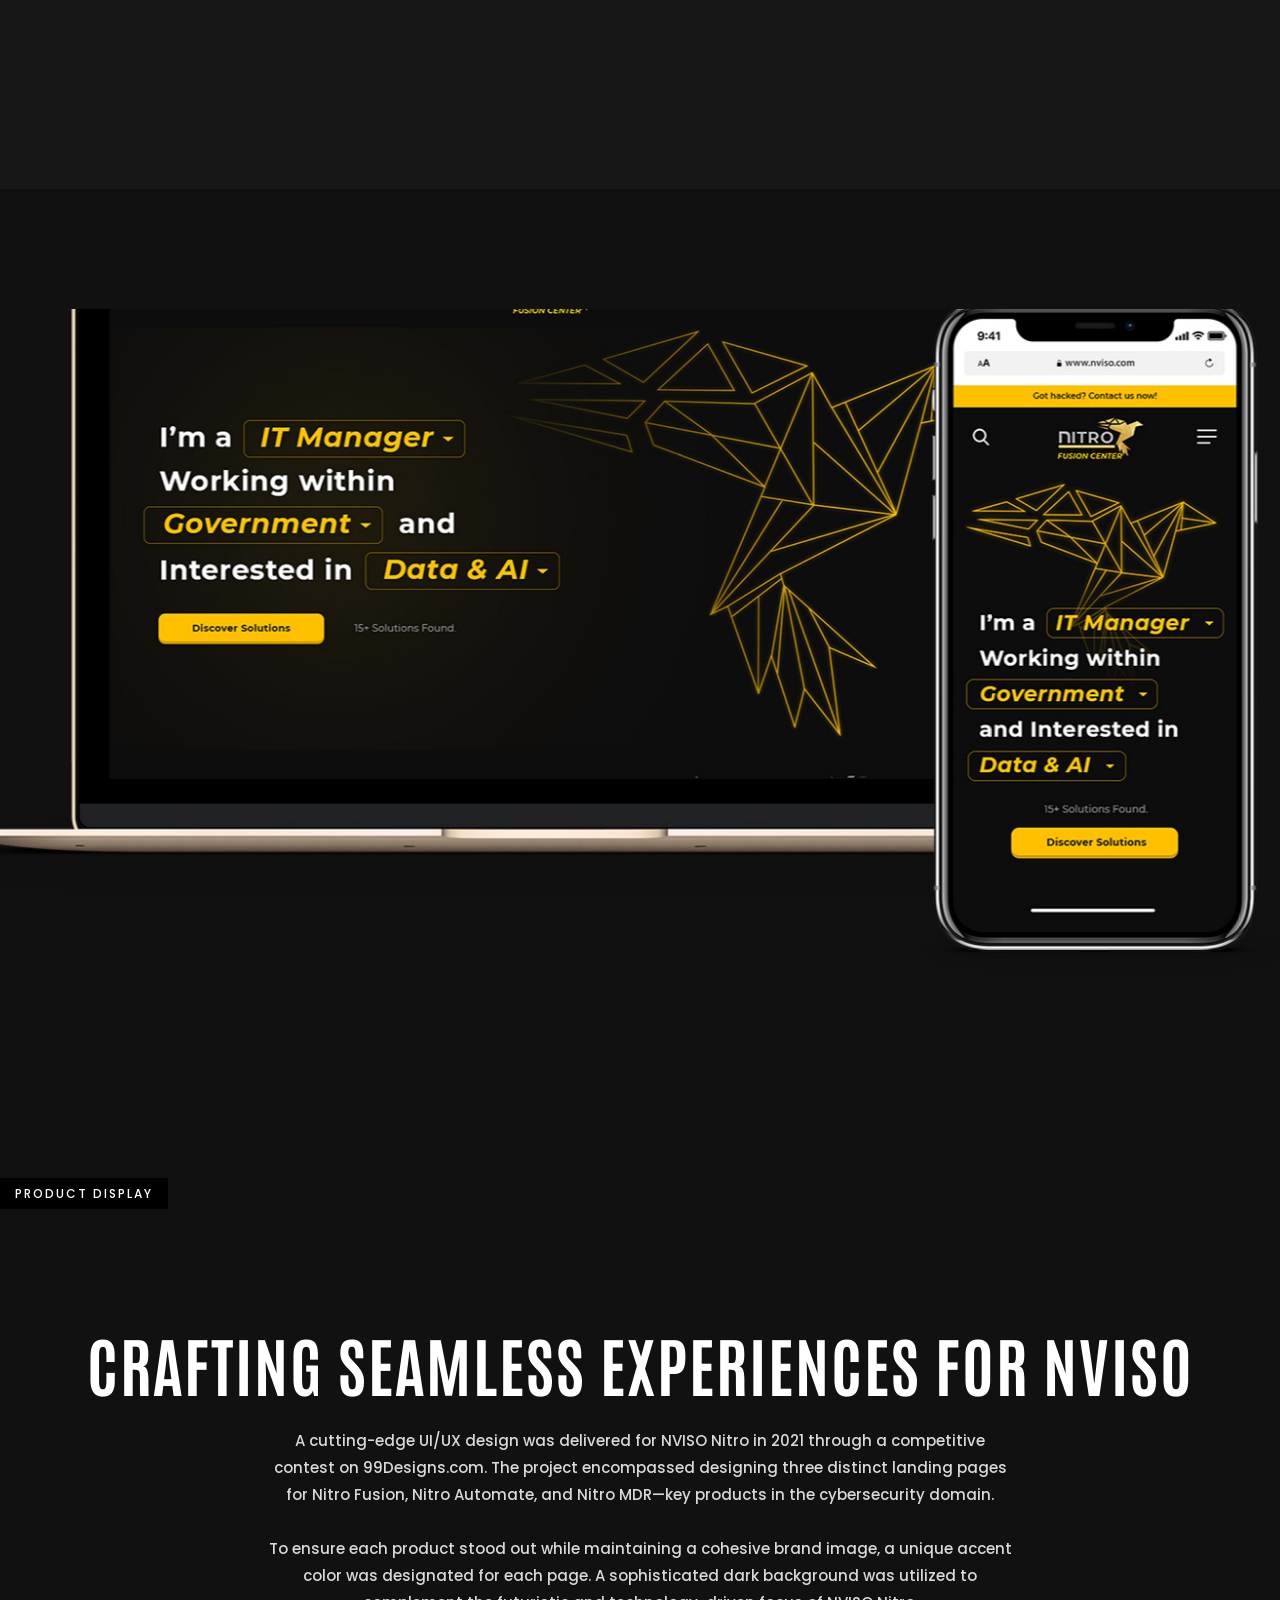
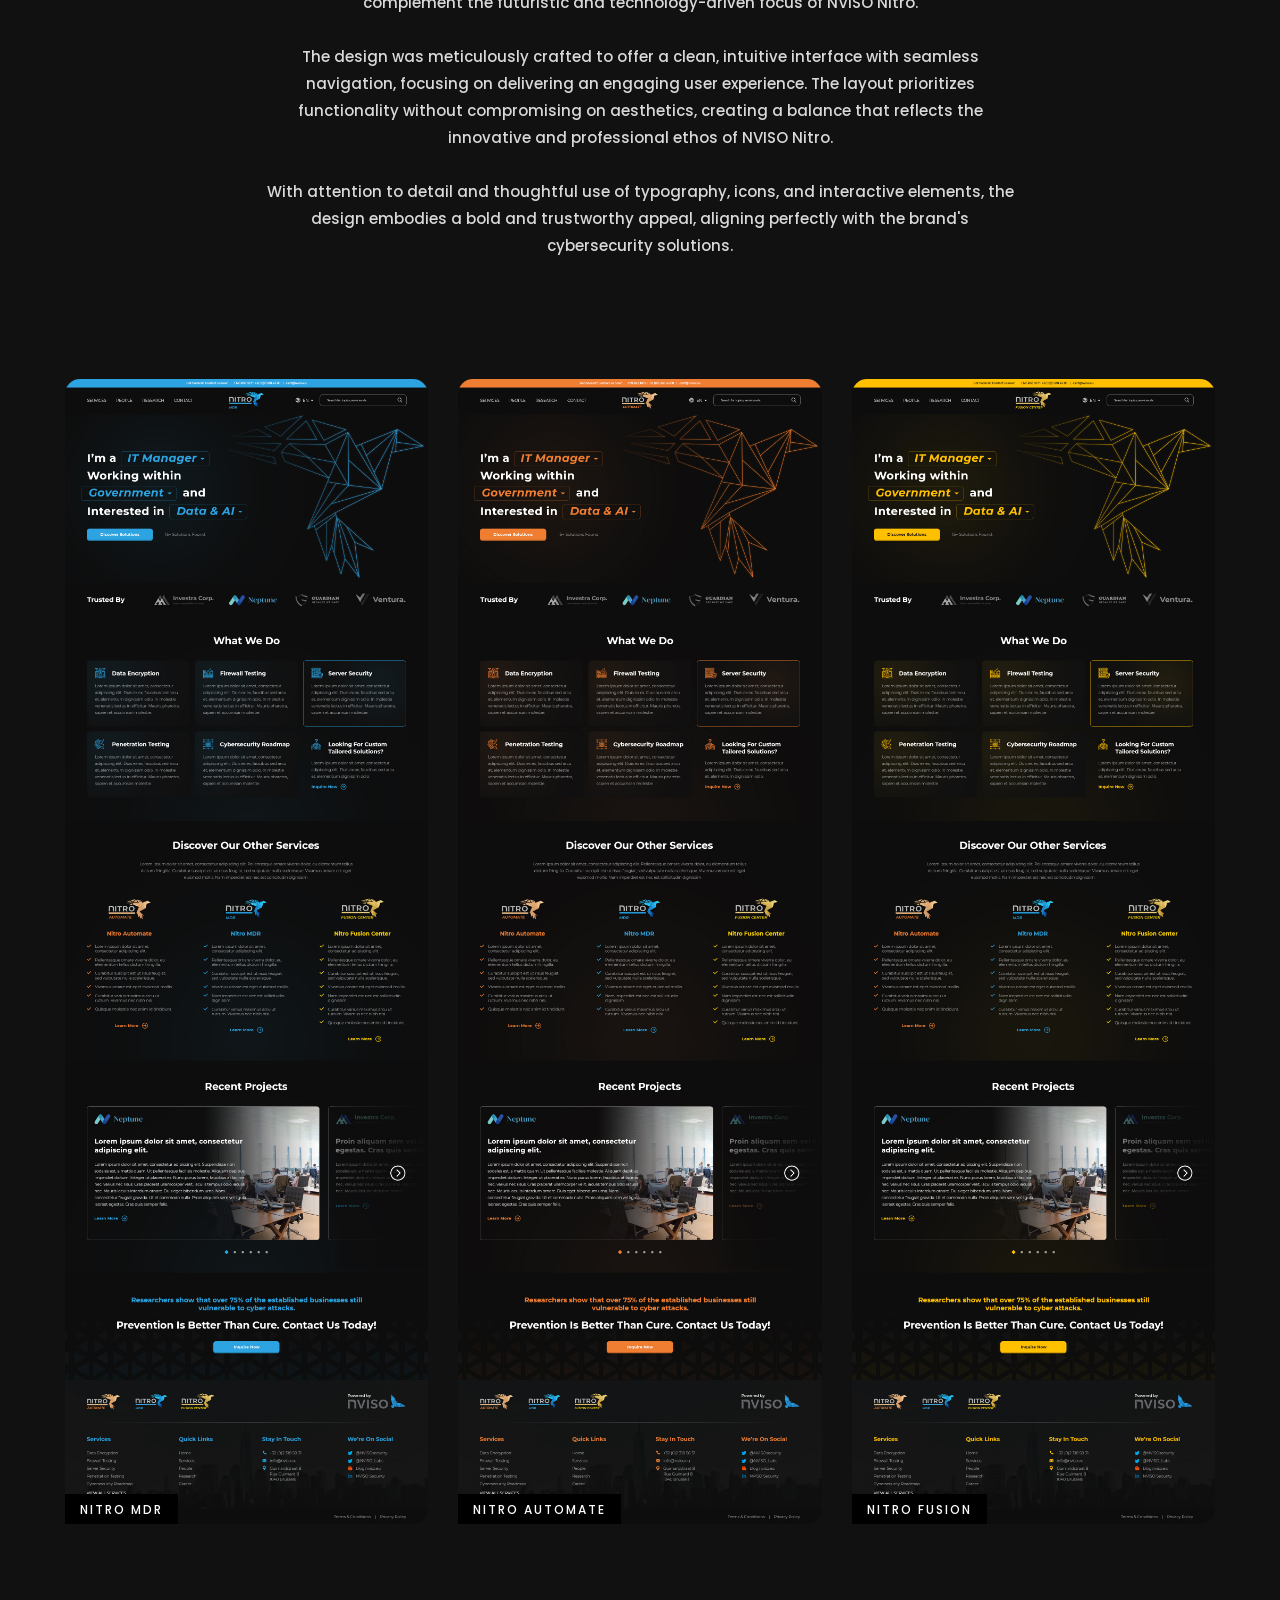
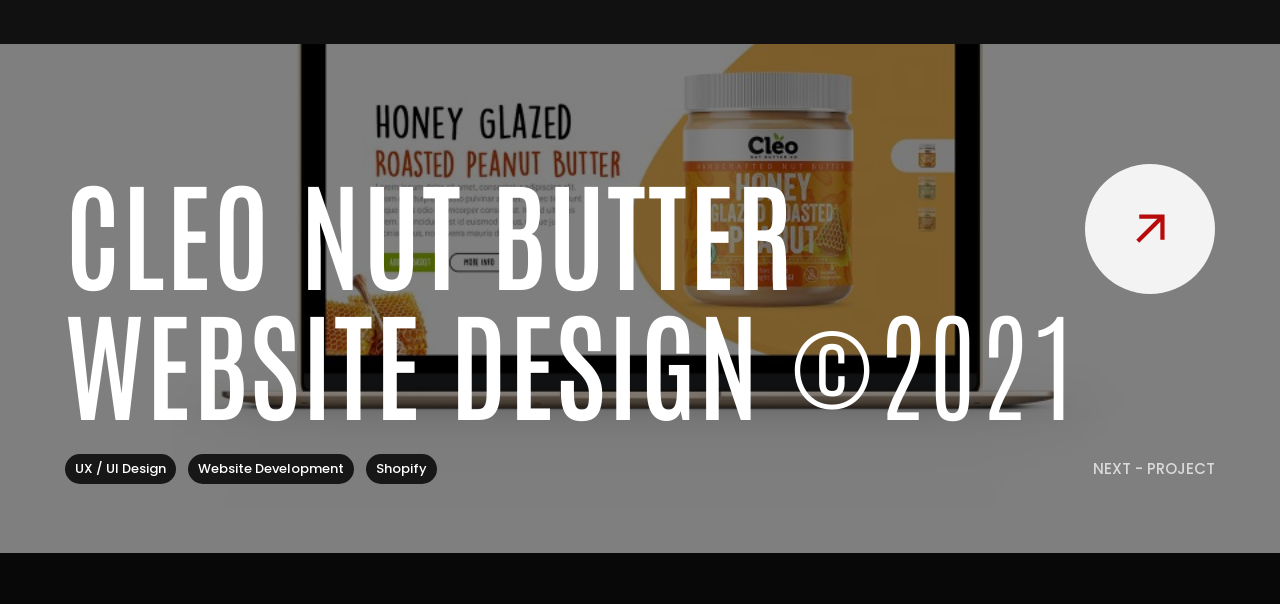
<file: project-5.html>
<!doctype html>
<html class="no-js" lang="">

<head>
    <meta charset="utf-8">
    <meta name="description" content="">
    <meta name="viewport" content="width=device-width, initial-scale=1">
    <link rel="icon" href="assets/img/favicon.ico" type="image/x-icon">
    <link href="https://fonts.googleapis.com/css2?family=Poppins:wght@100;200;400;500&amp;display=swap"
        rel="stylesheet">
    <link href="https://fonts.googleapis.com/css2?family=Antonio:wght@100..700&display=swap" rel="stylesheet">
    <link href="https://fonts.googleapis.com/css2?family=Satisfy&display=swap" rel="stylesheet">
    <link rel="icon" href="assets/img/logo-32x32.png" sizes="32x32" />
    <link rel="icon" href="assets/img/logo-192x192.png" sizes="192x192" />

    <title>NVISO Nitro - Project 5</title>

    <link href="assets/css/plugins.css" rel="stylesheet" />
    <link rel="stylesheet" href="assets/css/style.css">
</head>

<body class="v-dark dsn-ajax">

<main id="main_root" class="main-root">

        <!-- ========== Menu ========== -->
        <header id="site_menu_header" class="site-header d-none">
            <div class="main-logo">
                <a href="index.html" data-dsn-text="HOME" class="custom-logo-link main-brand effect-ajax" rel="home"
                    aria-current="page">
                    <img src="assets/img/logo-light.png" class="custom-logo logo-light" alt="Home" />
                    <img src="assets/img/logo.png" class="custom-logo logo-dark" alt="Home" />
                </a>
            </div>
            <nav class="main-navigation ">
                <div class="menu-cover-title header-container dsn-container">MENU</div>
                <ul id="dsn-primary-list" class="primary-nav h2">
                    <li class="nav-item has-sub-menu">
                        <a title="Home" href="index.html">
                            <span class="overflow ">Home</span>
                        </a>
                    </li>

                    <li class="nav-item has-sub-menu">
                        <a title="Home" href="work.html">
                            <span class="overflow ">Works</span>
                        </a>
                    </li>

                    <li class="nav-item ">
                        <a title="About" href="about.html">
                            <span class="overflow">About</span>
                        </a>
                    </li>

                    <li class="nav-item ">
                        <a title="Contact" href="contact.html">
                            <span class="overflow">Contact</span>
                        </a>
                    </li>

                    <li class="nav-item has-sub-menu">
                        <a title="Home" href="#0">
                            <span class="overflow ">My CV</span>
                        </a>
                    </li>
                </ul>

          
            </nav>
            <div id="navbar_toggle" class="navbar-toggle">
                <div class="toggle-icon">
                    <div class="toggle-line"></div>
                    <div class="toggle-line"></div>
                    <div class="toggle-line"></div>
                </div>
                <div class="toggle-text">
                    <div class="text-menu">Menu</div>
                    <div class="text-open">Open</div>
                    <div class="text-close">Close</div>
                </div>
            </div>
            <div class="bg-load background-main"></div>

            <svg width="100%" height="100%" viewBox="0 0 100 100" preserveAspectRatio="none"
                class="bg-load dsn-svg-transition">
                <path vector-effect="non-scaling-stroke" d="M 0 100 V 100 Q 50 100 100 100 V 100 z" />
            </svg>

        </header>
        <!-- ========== End Menu ========== -->

        <div id="dsn-scrollbar">

            <!-- ========== Header ========== -->
            <header class="header-project dsn-header-animation p-relative over-hidden">

                <div class="p-relative container dsn-hero-parallax-title pb-60">
                    <div class="p-relative d-flex align-items-center w-100  h-100 ">

                        <div class="box-content w-100 d-flex flex-column z-index-1">

                            <h1 class="title-lg text-upper" data-dsn-ajax="title">NVISO Nitro<br> Landing Pages <span class="fw-200">©2021</span></h1>

                            <div class="d-flex justify-content-between align-items-center w-100 mt-30">
                                <div class="cat p-0">
                                    <span class="background-section heading-color">UX / UI Design</span>
                                    <span class="background-section heading-color">Landing Pages</span>
                                    <span class="background-section heading-color">Website Development</span>
                                </div>

                                <div class="item">
                                    <span class="text-upper"><span>Designer - </span> Sayuru Karunathilaka</span>
                                </div>
                                <div class="item">
                                    <span class="text-upper"><span>Development - </span> OsminLabs</span>
                                </div>
                                <!-- <div class="dsn-btn dsn-btn-shape d-inline-flex d-flex no-padding text-upper">

                                    <a class="button"
                                        href=""
                                        target="_blank">
                                        <span class="title-btn p-relative  z-index-1" data-animate-text="View project">
                                            <span>Live Demo</span>
                                        </span>
                                    </a>

                                    <span class="icon background-section theme-color">
                                        <svg xmlns="http://www.w3.org/2000/svg" viewBox="0 0 384 512">
                                            <path
                                                d="M328 96h24v288h-48V177.9L81 401l-17 17-33.9-34 17-17 223-223H64V96h264z">
                                            </path>
                                        </svg>
                                    </span>

                                </div> -->
                                
                            </div>
                        </div>


                    </div>
                </div>

                <div class="pl-30 pr-30">
                    <div class="box-img p-relative before-z-index has-border-radius" data-overlay="7"
                        data-dsn-grid="move-up">
                        <img class="cover-bg-img has-border-radius" src="assets/img/portfolio/project5/1.jpg" alt="">
                    </div>
                </div>

            </header>
            <!-- ========== End Header ========== -->

            <div id="page_wrapper" class="wrapper">

                <div class="box-move section-padding background-section">
                    <div class="container">
                        <div class="d-grid grid-lg-2">

                            <div class="text pinned-scroll p-relative" data-dsn-option='{"end":"650"}'>
                                <div class=" pinned-element">
                                    <!-- <span class="sub-heading mb-15">• ART OF HOME</span> -->
                                    <h3 class="title text-upper mb-30">NVISO Landing Pages</h3>

                                    <div class="info">
                                        <div class="info-item d-flex align-items-center border-bottom">
                                            <span class="date">Type</span>
                                            <h6 class="text-upper">Landing Pages Design</h6>

                                        </div>

                                        <div class="info-item d-flex align-items-center border-bottom">
                                            <span class="date">Location</span>
                                            <h6 class="text-upper">United States  </h6>
                                        </div>

                                        <div class="info-item d-flex align-items-center border-bottom">
                                            <span class="date">Year</span>
                                            <h6 class="text-upper">2021</h6>
                                        </div>

                                        <div class="info-item d-flex align-items-center border-bottom">
                                            <span class="date">Team</span>
                                            <h6 class="text-upper">Sayuru Karunathilaka
                                            </h6><br>
                                            <h6 class="text-upper">Isuru Karunathilaka (Development)
                                            </h6>
                                        </div>

                                    </div>

                                    <p class="mt-20">A sleek and professional UI/UX design was created for 
                                        NVISO Nitro through a 99Designs.com contest. The project 
                                        included designing three landing pages for their core products: 
                                        Nitro Fusion, Nitro Automate, and Nitro MDR. Each product page 
                                        was distinguished with its own unique accent color, maintaining 
                                        a cohesive yet distinct identity.<br>

                                        A dark-themed background was utilized to align with the 
                                        technical and cutting-edge aesthetic of the product, while 
                                        the layout emphasized clarity and user engagement. The 
                                        overall design was tailored to the brand's futuristic 
                                        and tech-oriented image, focusing on an intuitive and streamlined user experience.</p>
                                </div>
                            </div>

                            <div class="box-img">
                                <div class="d-grid">
                                    <div class="img-item">
                                        <img class="cover-bg-img" src="assets/img/portfolio/project5/10.jpg" alt="">
                                    </div>
                                </div>
                            </div>
                        </div>
                    </div>
                </div>

            <div id="page_wrapper" class="wrapper">


                <!-- <section class="our-work section-margin not-filter dsn-filter "
                    data-dsn-option='{"speed" : 15 , "start" : "-40px top"}'>
                    <div class="dsn-container">
                        <div class="dsn-cards">
                            <div class="dsn-posts flexibly-hover">
                                <div class="dsn-item-post grid-item p-relative">
                                    <div class="box-image-bg w-100 h-500">
                                        <img src="assets/img/portfolio/project1/2.jpg" class="cover-bg-img" alt="" />
                                    </div>
                                </div>

                                <div class="dsn-item-post grid-item p-relative">
                                    <div class="box-image-bg w-100 h-500">
                                        <img src="assets/img/portfolio/project1/4.jpg" class="cover-bg-img" alt="" />
                                    </div>
                                </div>

                                <div class="dsn-item-post grid-item p-relative">
                                    <div class="box-image-bg w-100 h-500">
                                        <img src="assets/img/portfolio/project1/3.jpg" class="cover-bg-img" alt="" />
                                    </div>
                                </div>
                            </div>
                        </div>
                    </div>
                </section> -->

                <div class="over-hidden section-margin">
                    <div class="img-box-parallax dsn-animate dsn-effect-down has-popup dsn-active"
                        data-dsn-grid="move-up">

                        <div class="effect-popup before-z-index h-100" data-src="assets/img/portfolio/project5/5.jpg"
                            data-caption="Caption #3" data-fancybox="_1" data-cursor="open" data-dsn-overlay="0">
                            <img class="cover-bg-img has-direction" src="assets/img/portfolio/project5/5.jpg" alt="">
                        </div>
                        <div class="cap"><span>Product Display</span></div>
                    </div>
                </div>

                <div class="section-margin text-center">
                    <div class="container">
                        <h3 class="title text-upper mb-30">Crafting Seamless Experiences for NVISO</h3>
                        <p class="max-w750">A cutting-edge UI/UX design was delivered for NVISO Nitro in 
                            2021 through a competitive contest on 99Designs.com. The project encompassed 
                            designing three distinct landing pages for Nitro Fusion, Nitro Automate, 
                            and Nitro MDR—key products in the cybersecurity domain.<br><br>

                            To ensure each product stood out while maintaining a cohesive brand image, 
                            a unique accent color was designated for each page. A sophisticated dark 
                            background was utilized to complement the futuristic and technology-driven focus of NVISO Nitro.<br><br>
                            
                            The design was meticulously crafted to offer a clean, intuitive interface 
                            with seamless navigation, focusing on delivering an engaging user experience. 
                            The layout prioritizes functionality without compromising on aesthetics, 
                            creating a balance that reflects the innovative and professional ethos of NVISO Nitro.<br><br>
                            
                            With attention to detail and thoughtful use of typography, icons, and 
                            interactive elements, the design embodies a bold and trustworthy appeal, 
                            aligning perfectly with the brand's cybersecurity solutions.</p>
                    </div>
                </div>

                

                <div class="container p-relative mb-section">
                    <div class="d-grid grid-sm-3">
                        <div class="p-relative img-box-parallax before-z-index has-popup">
                            <div class="effect-popup before-z-index "
                                data-src="assets/img/portfolio/project5/11.jpg" data-caption="Caption #2"
                                data-fancybox="_1" data-cursor="open" data-dsn-overlay="0">
                                <img class="cover-bg-img has-border-radius" src="assets/img/portfolio/project5/11.jpg"
                                    alt="">
                            </div>
                            <div class="cap">
                                <span>Nitro MDR</span>
                            </div>
                        </div>
                        <div class="p-relative img-box-parallax before-z-index has-popup">
                            <div class="effect-popup before-z-index"
                                data-src="assets/img/portfolio/project5/13.jpg" data-caption="Caption #3"
                                data-fancybox="_1" data-cursor="open" data-dsn-overlay="0">
                                <img class="cover-bg-img has-border-radius" src="assets/img/portfolio/project5/12.jpg"
                                    alt="">
                            </div>
                            <div class="cap">
                                <span>Nitro Automate</span>
                            </div>
                        </div>
                        <div class="p-relative img-box-parallax before-z-index has-popup">
                            <div class="effect-popup before-z-index "
                                data-src="assets/img/portfolio/project5/13.jpg" data-caption="Caption #2"
                                data-fancybox="_1" data-cursor="open" data-dsn-overlay="0">
                                <img class="cover-bg-img has-border-radius" src="assets/img/portfolio/project5/13.jpg"
                                    alt="">
                            </div>
                            <div class="cap">
                                <span>Nitro Fusion</span>
                            </div>
                        </div>
                    </div>
                </div>


            </div>

            <section class="next-projects p-relative section-padding d-flex flex-column justify-content-center">
                <div class="box-img h-100 w-100 h-100 p-absolute top-0 right-0 before-z-index" data-overlay="5"
                    data-dsn-grid="move-up">
                    <img class="cover-bg-img" src="assets/img/portfolio/project6/1.jpg" alt="">
                </div>
                <div class="container p-relative">
                    <div class="box-content w-100 d-flex flex-column p-relative z-index-1">

                        <a href="project-6.html" class="btn-arrow effect-ajax v-light background-main">
                            <span class="icon theme-color dsn-icon" data-dsn-iconSize="45px">
                                <svg xmlns="http://www.w3.org/2000/svg" viewBox="0 0 384 512">
                                    <path d="M328 96h24v288h-48V177.9L81 401l-17 17-33.9-34 17-17 223-223H64V96h264z">
                                    </path>
                                </svg>
                            </span>
                        </a>

                        <h2 class="title-lg text-upper" data-dsn-ajax="title"><a href="project-6.html"
                                class="effect-ajax">Cleo Nut Butter <br> Website Design <span class="fw-200">©2021</span></a></h2>


                        <div class="d-flex justify-content-between align-items-center w-100 mt-30">
                            <div class="cat p-0">
                                <span class="background-section heading-color">UX / UI Design</span>
                                    <span class="background-section heading-color">Website Development</span>
                                    <span class="background-section heading-color">Shopify</span>
                            </div>

                            <div class="item">
                                <span class="text-upper"><span>NEXT - </span> PROJECT</span>
                            </div>

                        </div>
                    </div>
                </div>
            </section>

            
        </div>


    </main>


    <script src="assets/js/jquery-3.7.1.min.js"></script>
    <script src="assets/js/plugins.min.js"></script>
    <script src="assets/js/plugins/dsn-grid.min.js"></script>
    <script src="assets/js/custom.js"></script>
</body>

</html>
</file>
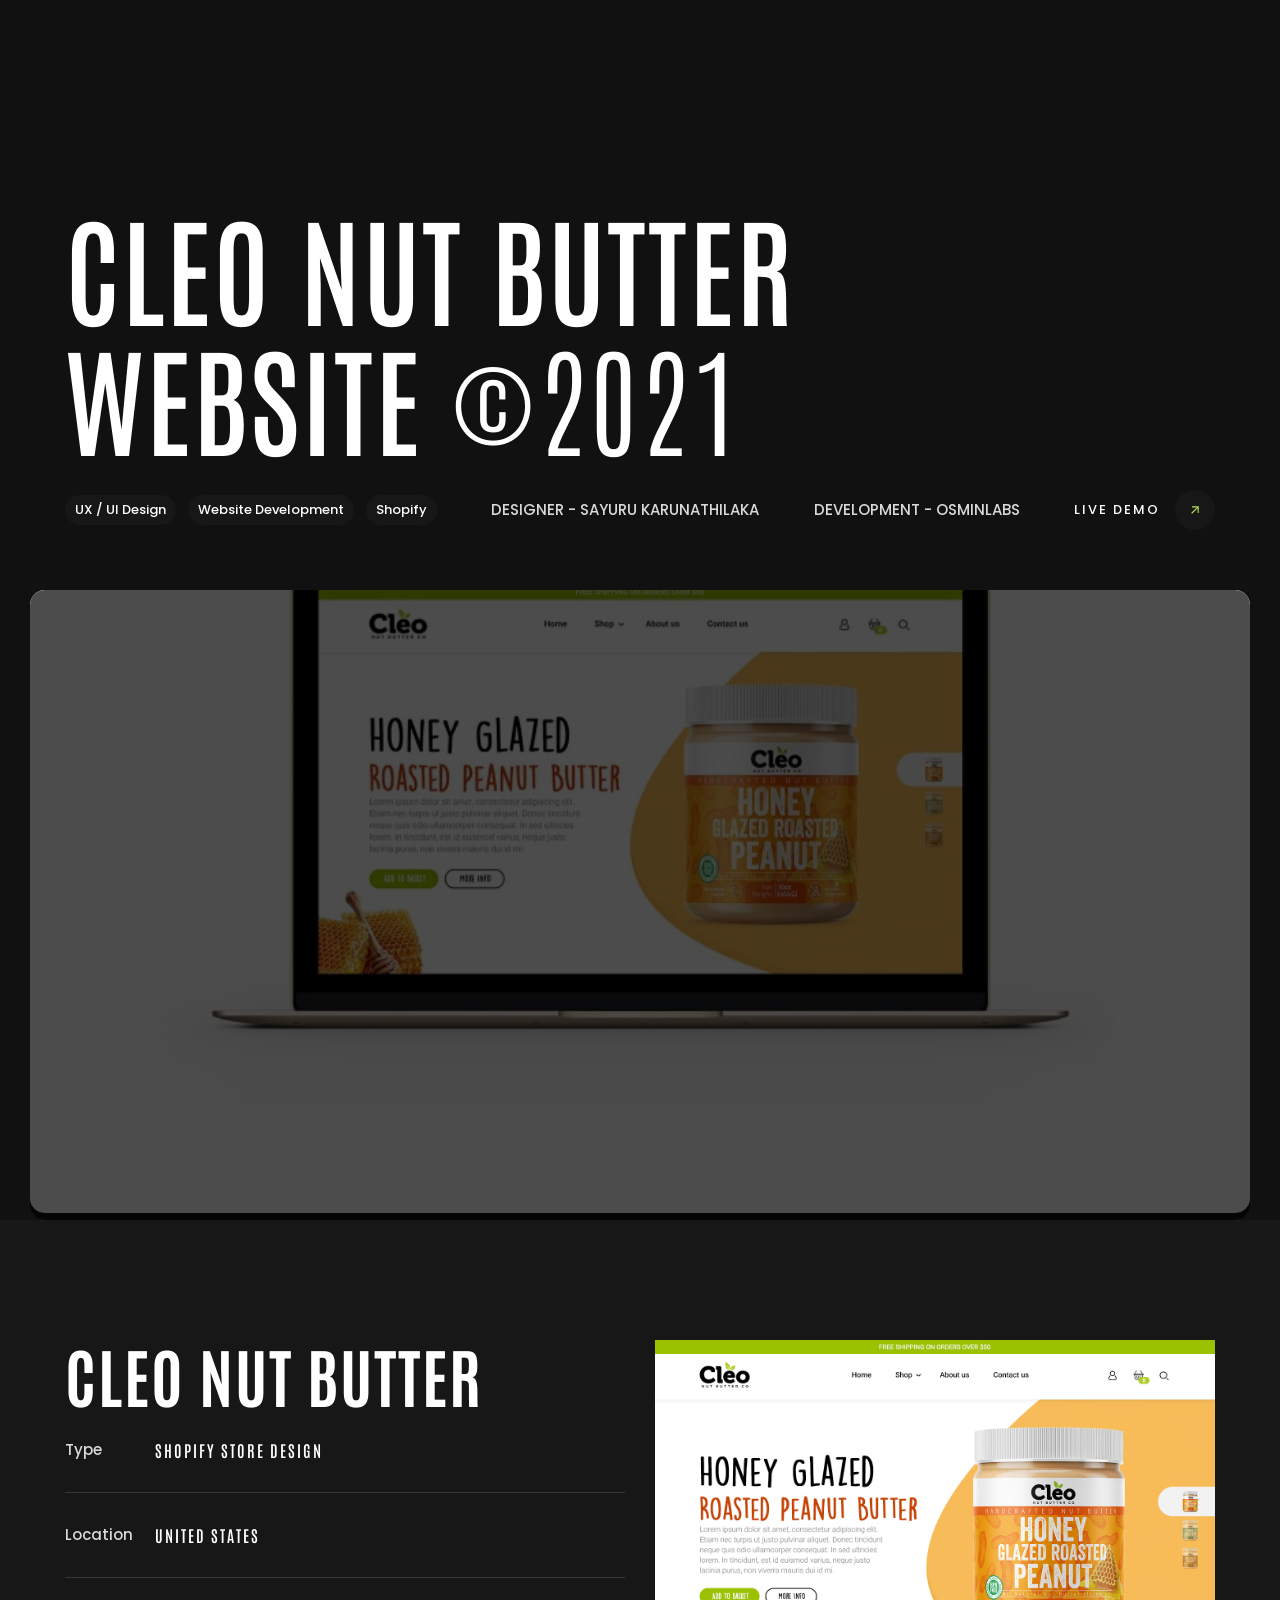
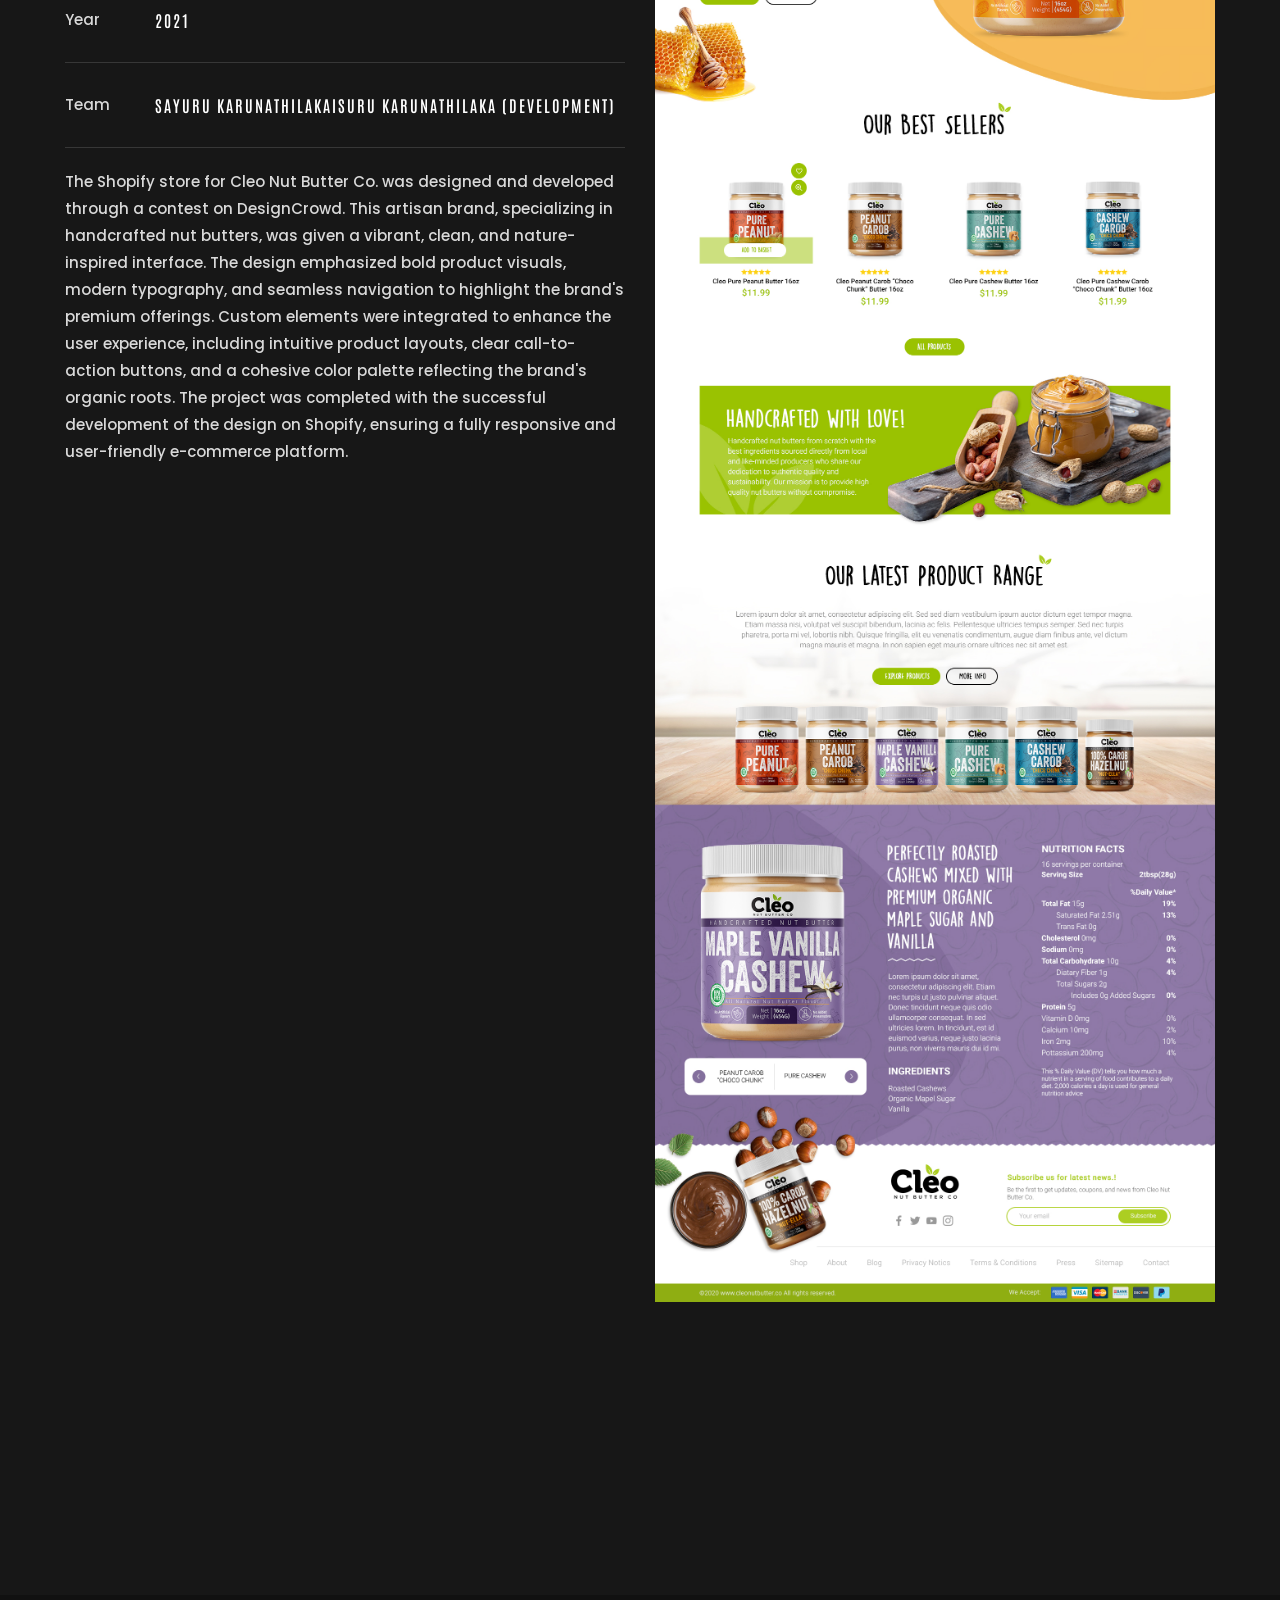
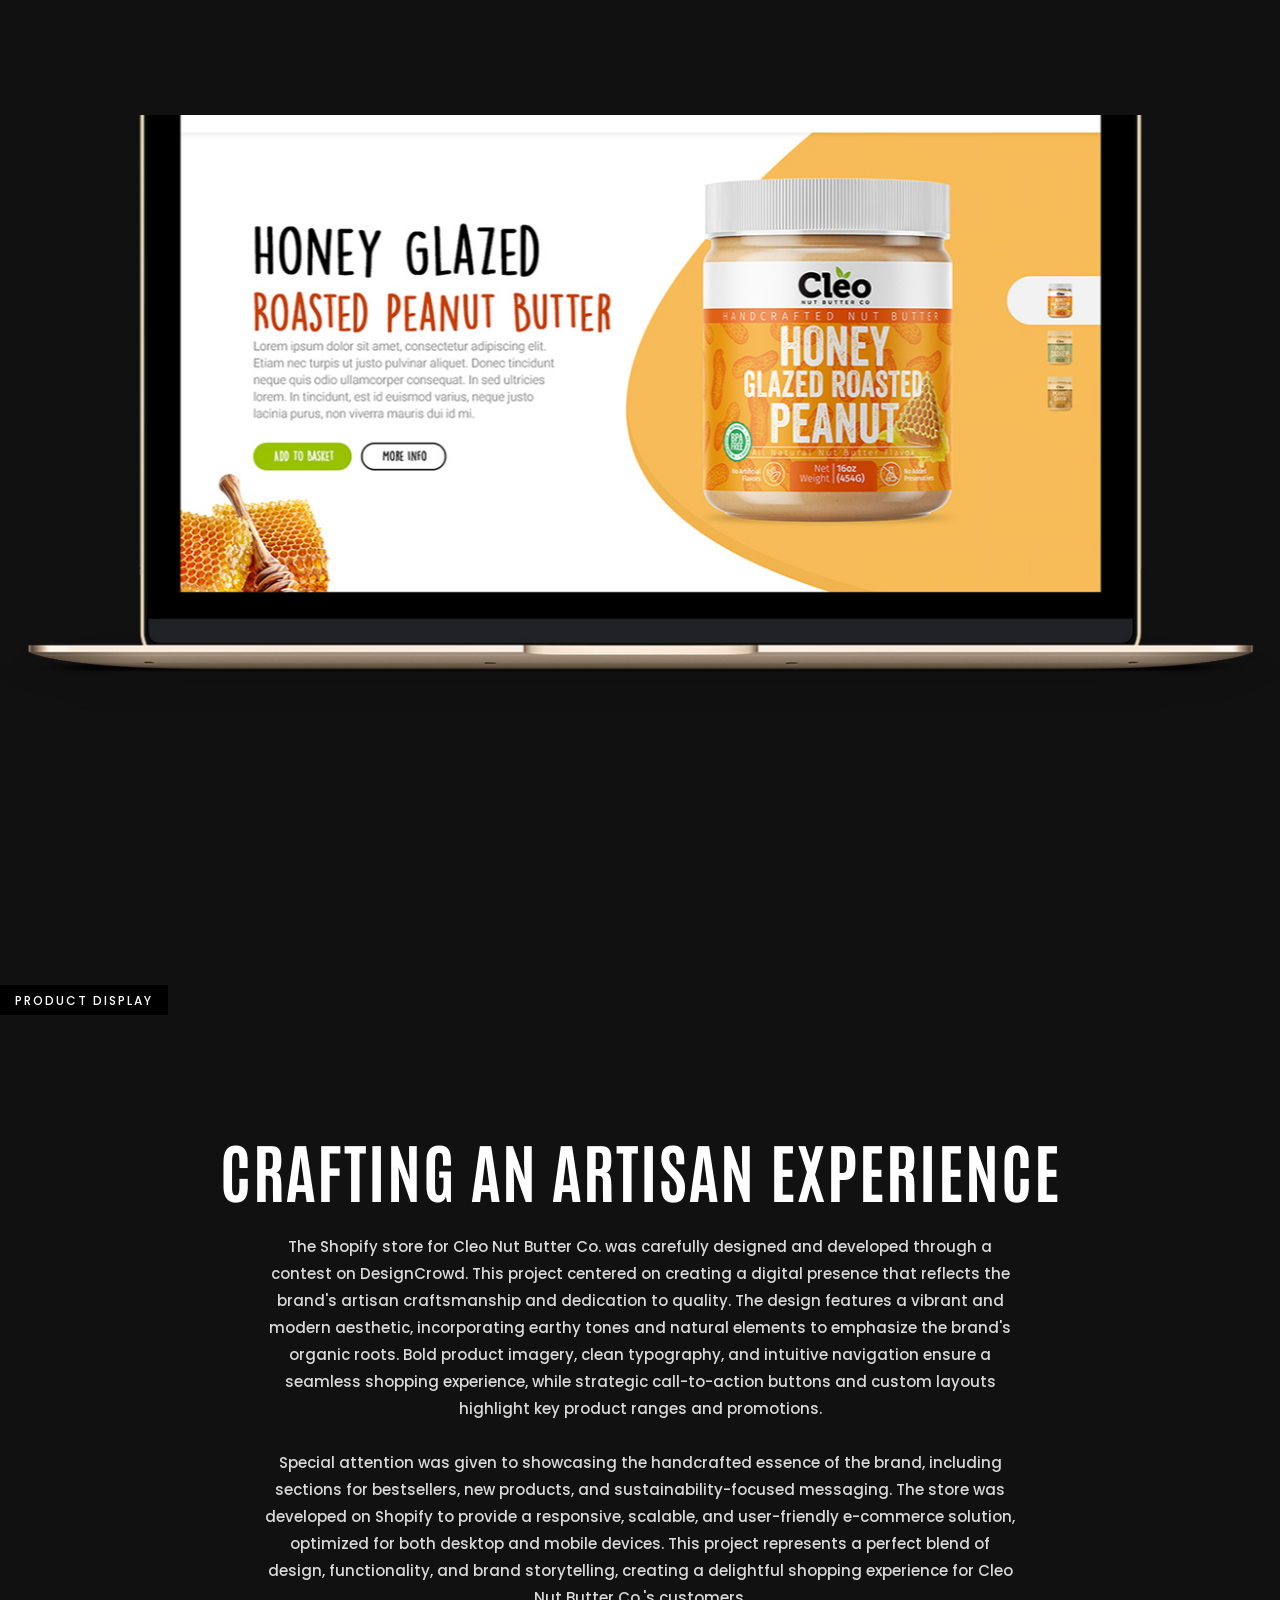
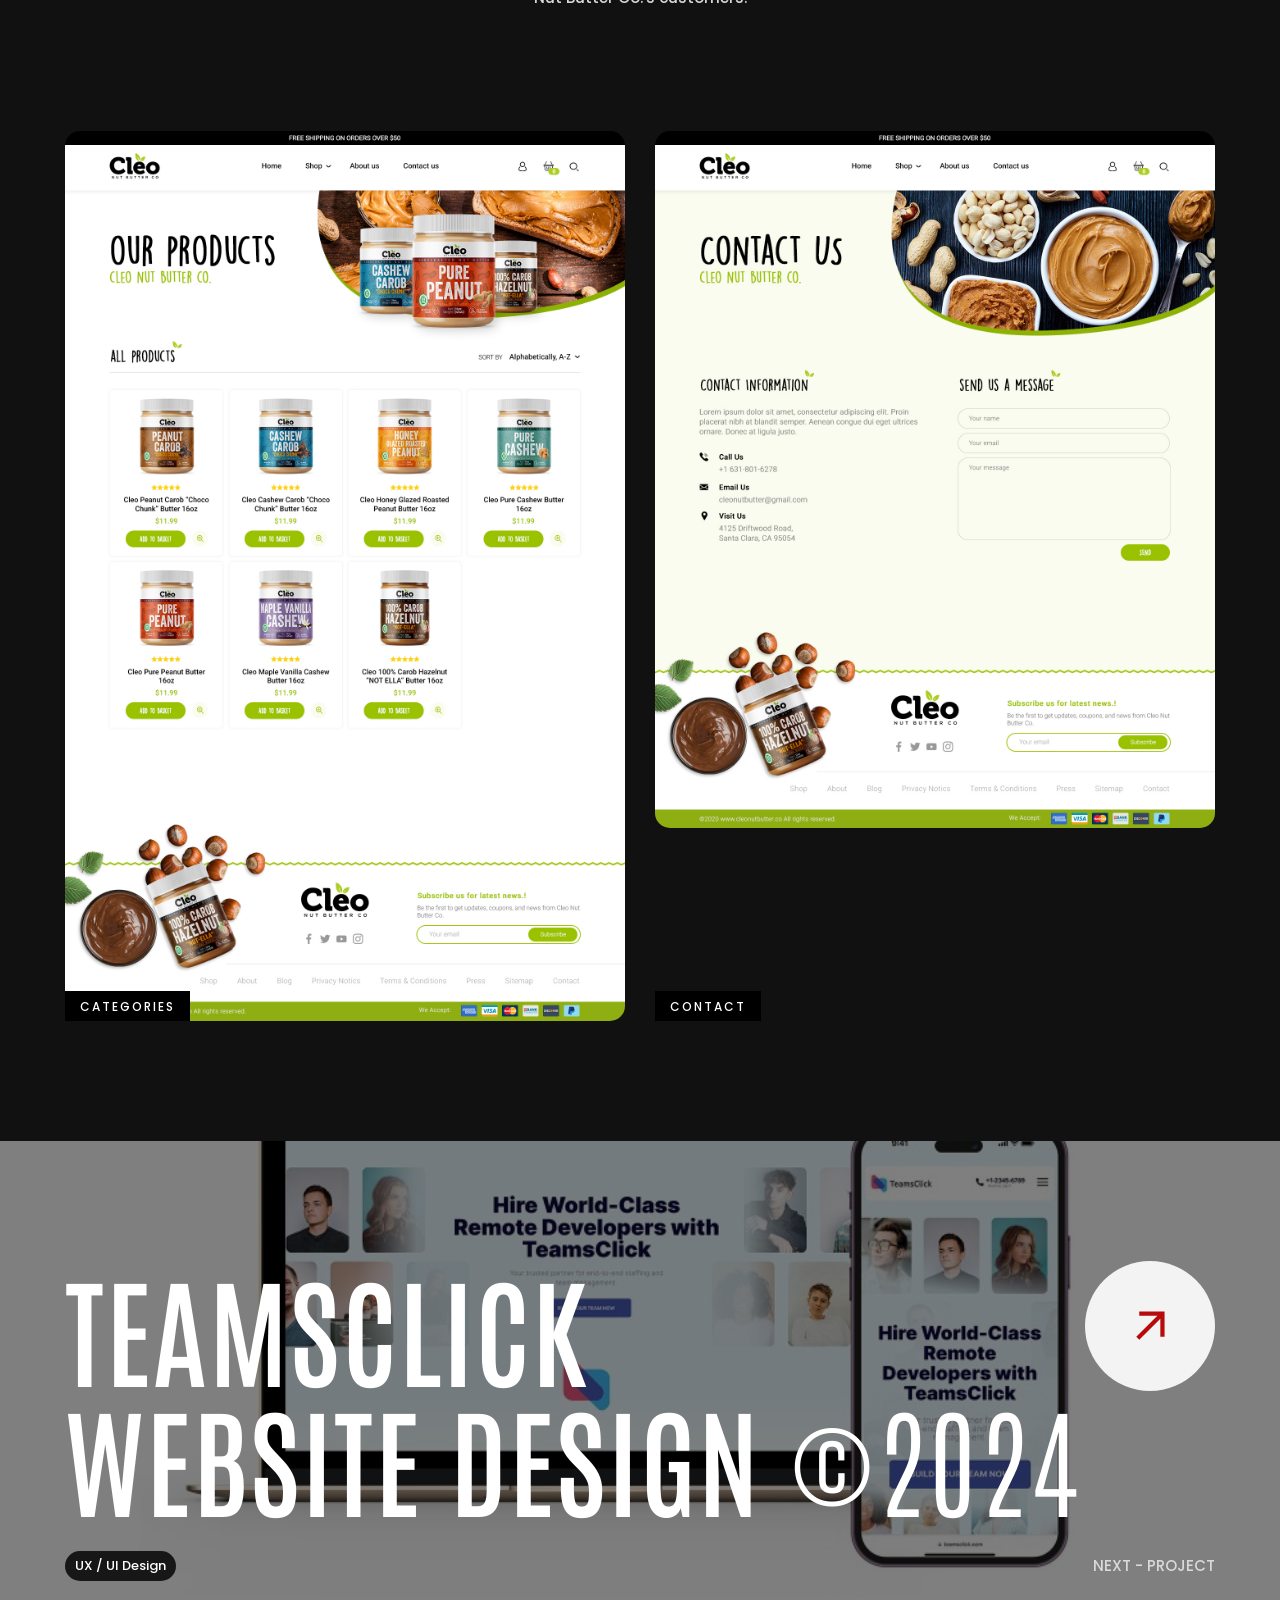
<file: project-6.html>
<!doctype html>
<html class="no-js" lang="">

<head>
    <meta charset="utf-8">
    <meta name="description" content="">
    <meta name="viewport" content="width=device-width, initial-scale=1">
    <link rel="icon" href="assets/img/favicon.ico" type="image/x-icon">
    <link href="https://fonts.googleapis.com/css2?family=Poppins:wght@100;200;400;500&amp;display=swap"
        rel="stylesheet">
    <link href="https://fonts.googleapis.com/css2?family=Antonio:wght@100..700&display=swap" rel="stylesheet">
    <link href="https://fonts.googleapis.com/css2?family=Satisfy&display=swap" rel="stylesheet">
    <link rel="icon" href="assets/img/logo-32x32.png" sizes="32x32" />
    <link rel="icon" href="assets/img/logo-192x192.png" sizes="192x192" />

    <title>Cleo Nut Butter - Project 6</title>

    <link href="assets/css/plugins.css" rel="stylesheet" />
    <link rel="stylesheet" href="assets/css/style.css">
</head>

<body class="v-dark dsn-ajax">

<main id="main_root" class="main-root">

        <!-- ========== Menu ========== -->
        <header id="site_menu_header" class="site-header d-none">
            <div class="main-logo">
                <a href="index.html" data-dsn-text="HOME" class="custom-logo-link main-brand effect-ajax" rel="home"
                    aria-current="page">
                    <img src="assets/img/logo-light.png" class="custom-logo logo-light" alt="Home" />
                    <img src="assets/img/logo.png" class="custom-logo logo-dark" alt="Home" />
                </a>
            </div>
            <nav class="main-navigation ">
                <div class="menu-cover-title header-container dsn-container">MENU</div>
                <ul id="dsn-primary-list" class="primary-nav h2">
                    <li class="nav-item has-sub-menu">
                        <a title="Home" href="index.html">
                            <span class="overflow ">Home</span>
                        </a>
                    </li>

                    <li class="nav-item has-sub-menu">
                        <a title="Home" href="work.html">
                            <span class="overflow ">Works</span>
                        </a>
                    </li>

                    <li class="nav-item ">
                        <a title="About" href="about.html">
                            <span class="overflow">About</span>
                        </a>
                    </li>

                    <li class="nav-item ">
                        <a title="Contact" href="contact.html">
                            <span class="overflow">Contact</span>
                        </a>
                    </li>

                    <li class="nav-item has-sub-menu">
                        <a title="Home" href="#0">
                            <span class="overflow ">My CV</span>
                        </a>
                    </li>
                </ul>

             
            </nav>
            <div id="navbar_toggle" class="navbar-toggle">
                <div class="toggle-icon">
                    <div class="toggle-line"></div>
                    <div class="toggle-line"></div>
                    <div class="toggle-line"></div>
                </div>
                <div class="toggle-text">
                    <div class="text-menu">Menu</div>
                    <div class="text-open">Open</div>
                    <div class="text-close">Close</div>
                </div>
            </div>
            <div class="bg-load background-main"></div>

            <svg width="100%" height="100%" viewBox="0 0 100 100" preserveAspectRatio="none"
                class="bg-load dsn-svg-transition">
                <path vector-effect="non-scaling-stroke" d="M 0 100 V 100 Q 50 100 100 100 V 100 z" />
            </svg>

        </header>
        <!-- ========== End Menu ========== -->

        <div id="dsn-scrollbar">

            <!-- ========== Header ========== -->
            <header class="header-project dsn-header-animation p-relative over-hidden">

                <div class="p-relative container dsn-hero-parallax-title pb-60">
                    <div class="p-relative d-flex align-items-center w-100  h-100 ">

                        <div class="box-content w-100 d-flex flex-column z-index-1">

                            <h1 class="title-lg text-upper" data-dsn-ajax="title">Cleo Nut Butter<br> Website <span class="fw-200">©2021</span></h1>

                            <div class="d-flex justify-content-between align-items-center w-100 mt-30">
                                <div class="cat p-0">
                                    <span class="background-section heading-color">UX / UI Design</span>
                                    <span class="background-section heading-color">Website Development</span>
                                    <span class="background-section heading-color">Shopify</span>
                                </div>

                                <div class="item">
                                    <span class="text-upper"><span>Designer - </span> Sayuru Karunathilaka</span>
                                </div>
                                <div class="item">
                                    <span class="text-upper"><span>Development - </span> OsminLabs</span>
                                </div>
                                <div class="dsn-btn dsn-btn-shape d-inline-flex d-flex no-padding text-upper">

                                    <a class="button"
                                        href="https://www.cleonutbutter.com"
                                        target="_blank">
                                        <span class="title-btn p-relative  z-index-1" data-animate-text="View project">
                                            <span>Live Demo</span>
                                        </span>
                                    </a>

                                    <span class="icon background-section theme-color">
                                        <svg xmlns="http://www.w3.org/2000/svg" viewBox="0 0 384 512">
                                            <path
                                                d="M328 96h24v288h-48V177.9L81 401l-17 17-33.9-34 17-17 223-223H64V96h264z">
                                            </path>
                                        </svg>
                                    </span>

                                </div>
                                
                            </div>
                        </div>


                    </div>
                </div>

                <div class="pl-30 pr-30">
                    <div class="box-img p-relative before-z-index has-border-radius" data-overlay="7"
                        data-dsn-grid="move-up">
                        <img class="cover-bg-img has-border-radius" src="assets/img/portfolio/project6/1.jpg" alt="">
                    </div>
                </div>

            </header>
            <!-- ========== End Header ========== -->

            <div id="page_wrapper" class="wrapper">

                <div class="box-move section-padding background-section">
                    <div class="container">
                        <div class="d-grid grid-lg-2">

                            <div class="text pinned-scroll p-relative" data-dsn-option='{"end":"650"}'>
                                <div class=" pinned-element">
                                    <!-- <span class="sub-heading mb-15">• ART OF HOME</span> -->
                                    <h3 class="title text-upper mb-30">Cleo Nut Butter</h3>

                                    <div class="info">
                                        <div class="info-item d-flex align-items-center border-bottom">
                                            <span class="date">Type</span>
                                            <h6 class="text-upper">Shopify Store Design</h6>

                                        </div>

                                        <div class="info-item d-flex align-items-center border-bottom">
                                            <span class="date">Location</span>
                                            <h6 class="text-upper">United States  </h6>
                                        </div>

                                        <div class="info-item d-flex align-items-center border-bottom">
                                            <span class="date">Year</span>
                                            <h6 class="text-upper">2021</h6>
                                        </div>

                                        <div class="info-item d-flex align-items-center border-bottom">
                                            <span class="date">Team</span>
                                            <h6 class="text-upper">Sayuru Karunathilaka
                                            </h6><br>
                                            <h6 class="text-upper">Isuru Karunathilaka (Development)
                                            </h6>
                                        </div>

                                    </div>

                                    <p class="mt-20">The Shopify store for Cleo Nut Butter Co. was designed 
                                        and developed through a contest on DesignCrowd. This artisan brand,
                                         specializing in handcrafted nut butters, was given a vibrant, clean, 
                                         and nature-inspired interface. The design emphasized bold product 
                                         visuals, modern typography, and seamless navigation to highlight
                                          the brand's premium offerings. Custom elements were integrated 
                                          to enhance the user experience, including intuitive product 
                                          layouts, clear call-to-action buttons, and a cohesive color
                                           palette reflecting the brand's organic roots. The project was
                                            completed with the successful development of the design on Shopify,
                                             ensuring a fully responsive and user-friendly e-commerce platform.</p>
                                </div>
                            </div>

                            <div class="box-img">
                                <div class="d-grid">
                                    <div class="img-item">
                                        <img class="cover-bg-img" src="assets/img/portfolio/project6/10.jpg" alt="">
                                    </div>
                                </div>
                            </div>
                        </div>
                    </div>
                </div>

            <div id="page_wrapper" class="wrapper">


                <!-- <section class="our-work section-margin not-filter dsn-filter "
                    data-dsn-option='{"speed" : 15 , "start" : "-40px top"}'>
                    <div class="dsn-container">
                        <div class="dsn-cards">
                            <div class="dsn-posts flexibly-hover">
                                <div class="dsn-item-post grid-item p-relative">
                                    <div class="box-image-bg w-100 h-500">
                                        <img src="assets/img/portfolio/project1/2.jpg" class="cover-bg-img" alt="" />
                                    </div>
                                </div>

                                <div class="dsn-item-post grid-item p-relative">
                                    <div class="box-image-bg w-100 h-500">
                                        <img src="assets/img/portfolio/project1/4.jpg" class="cover-bg-img" alt="" />
                                    </div>
                                </div>

                                <div class="dsn-item-post grid-item p-relative">
                                    <div class="box-image-bg w-100 h-500">
                                        <img src="assets/img/portfolio/project1/3.jpg" class="cover-bg-img" alt="" />
                                    </div>
                                </div>
                            </div>
                        </div>
                    </div>
                </section> -->

                <div class="over-hidden section-margin">
                    <div class="img-box-parallax dsn-animate dsn-effect-down has-popup dsn-active"
                        data-dsn-grid="move-up">

                        <div class="effect-popup before-z-index h-100" data-src="assets/img/portfolio/project6/5.jpg"
                            data-caption="Caption #3" data-fancybox="_1" data-cursor="open" data-dsn-overlay="0">
                            <img class="cover-bg-img has-direction" src="assets/img/portfolio/project6/5.jpg" alt="">
                        </div>
                        <div class="cap"><span>Product Display</span></div>
                    </div>
                </div>

                <div class="section-margin text-center">
                    <div class="container">
                        <h3 class="title text-upper mb-30">Crafting an Artisan Experience</h3>
                        <p class="max-w750">The Shopify store for Cleo Nut Butter Co. was carefully 
                            designed and developed through a contest on DesignCrowd. This project 
                            centered on creating a digital presence that reflects the brand's artisan 
                            craftsmanship and dedication to quality. The design features a vibrant and 
                            modern aesthetic, incorporating earthy tones and natural elements to 
                            emphasize the brand's organic roots. Bold product imagery, clean 
                            typography, and intuitive navigation ensure a seamless shopping 
                            experience, while strategic call-to-action buttons and custom 
                            layouts highlight key product ranges and promotions.<br><br>

                            Special attention was given to showcasing the handcrafted essence 
                            of the brand, including sections for bestsellers, new products, 
                            and sustainability-focused messaging. The store was developed on 
                            Shopify to provide a responsive, scalable, and user-friendly e-commerce
                             solution, optimized for both desktop and mobile devices. This project 
                             represents a perfect blend of design, functionality, and brand storytelling,
                              creating a delightful shopping experience for Cleo Nut Butter Co.'s customers.</p>
                    </div>
                </div>

                

                <div class="container p-relative mb-section">
                    <div class="d-grid grid-sm-2">
                        <div class="p-relative img-box-parallax before-z-index has-popup">
                            <div class="effect-popup before-z-index "
                                data-src="assets/img/portfolio/project6/11.jpg" data-caption="Caption #2"
                                data-fancybox="_1" data-cursor="open" data-dsn-overlay="0">
                                <img class="cover-bg-img has-border-radius" src="assets/img/portfolio/project6/11.jpg"
                                    alt="">
                            </div>
                            <div class="cap">
                                <span>Categories</span>
                            </div>
                        </div>
                        <div class="p-relative img-box-parallax before-z-index has-popup">
                            <div class="effect-popup before-z-index"
                                data-src="assets/img/portfolio/project6/12.jpg" data-caption="Caption #3"
                                data-fancybox="_1" data-cursor="open" data-dsn-overlay="0">
                                <img class="cover-bg-img has-border-radius" src="assets/img/portfolio/project6/12.jpg"
                                    alt="">
                            </div>
                            <div class="cap">
                                <span>Contact</span>
                            </div>
                        </div>
                    </div>
                </div>


            </div>

            <section class="next-projects p-relative section-padding d-flex flex-column justify-content-center">
                <div class="box-img h-100 w-100 h-100 p-absolute top-0 right-0 before-z-index" data-overlay="5"
                    data-dsn-grid="move-up">
                    <img class="cover-bg-img" src="assets/img/portfolio/project7/1.jpg" alt="">
                </div>
                <div class="container p-relative">
                    <div class="box-content w-100 d-flex flex-column p-relative z-index-1">

                        <a href="project-7.html" class="btn-arrow effect-ajax v-light background-main">
                            <span class="icon theme-color dsn-icon" data-dsn-iconSize="45px">
                                <svg xmlns="http://www.w3.org/2000/svg" viewBox="0 0 384 512">
                                    <path d="M328 96h24v288h-48V177.9L81 401l-17 17-33.9-34 17-17 223-223H64V96h264z">
                                    </path>
                                </svg>
                            </span>
                        </a>

                        <h2 class="title-lg text-upper" data-dsn-ajax="title"><a href="project-7.html"
                                class="effect-ajax">TeamsClick <br> Website Design <span class="fw-200">©2024</span></a></h2>


                        <div class="d-flex justify-content-between align-items-center w-100 mt-30">
                            <div class="cat p-0">
                                <span class="background-section heading-color">UX / UI Design</span>
                            </div>

                            <div class="item">
                                <span class="text-upper"><span>NEXT - </span> PROJECT</span>
                            </div>

                        </div>
                    </div>
                </div>
            </section>

            
        </div>


    </main>

    <!-- ========== Cursor ========== -->
    <!-- <div id="dsn_cursor" class="ball"></div>
    <div id="dsn_cursor_inner" class="ball"></div> -->
    <!-- ========== End Cursor ========== -->


    <script src="assets/js/jquery-3.7.1.min.js"></script>
    <script src="assets/js/plugins.min.js"></script>
    <script src="assets/js/plugins/dsn-grid.min.js"></script>
    <script src="assets/js/custom.js"></script>
</body>

</html>
</file>
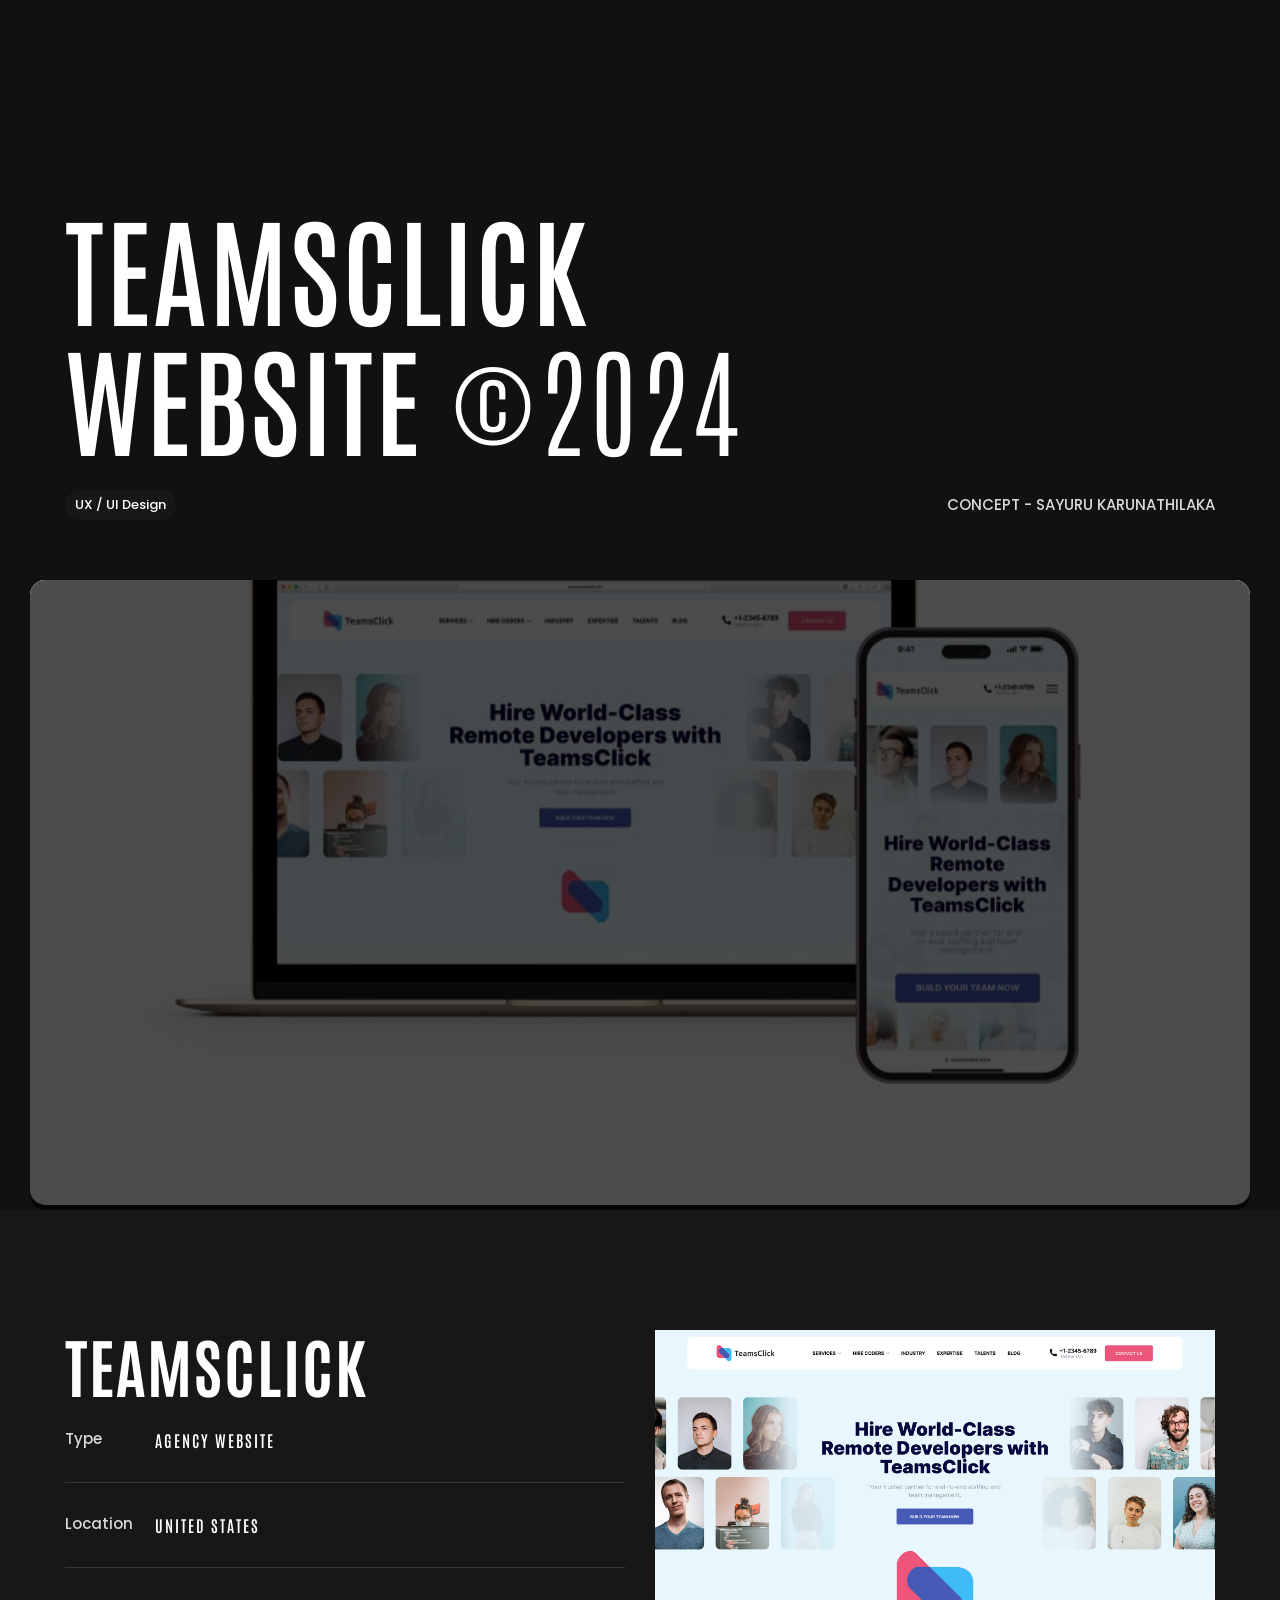
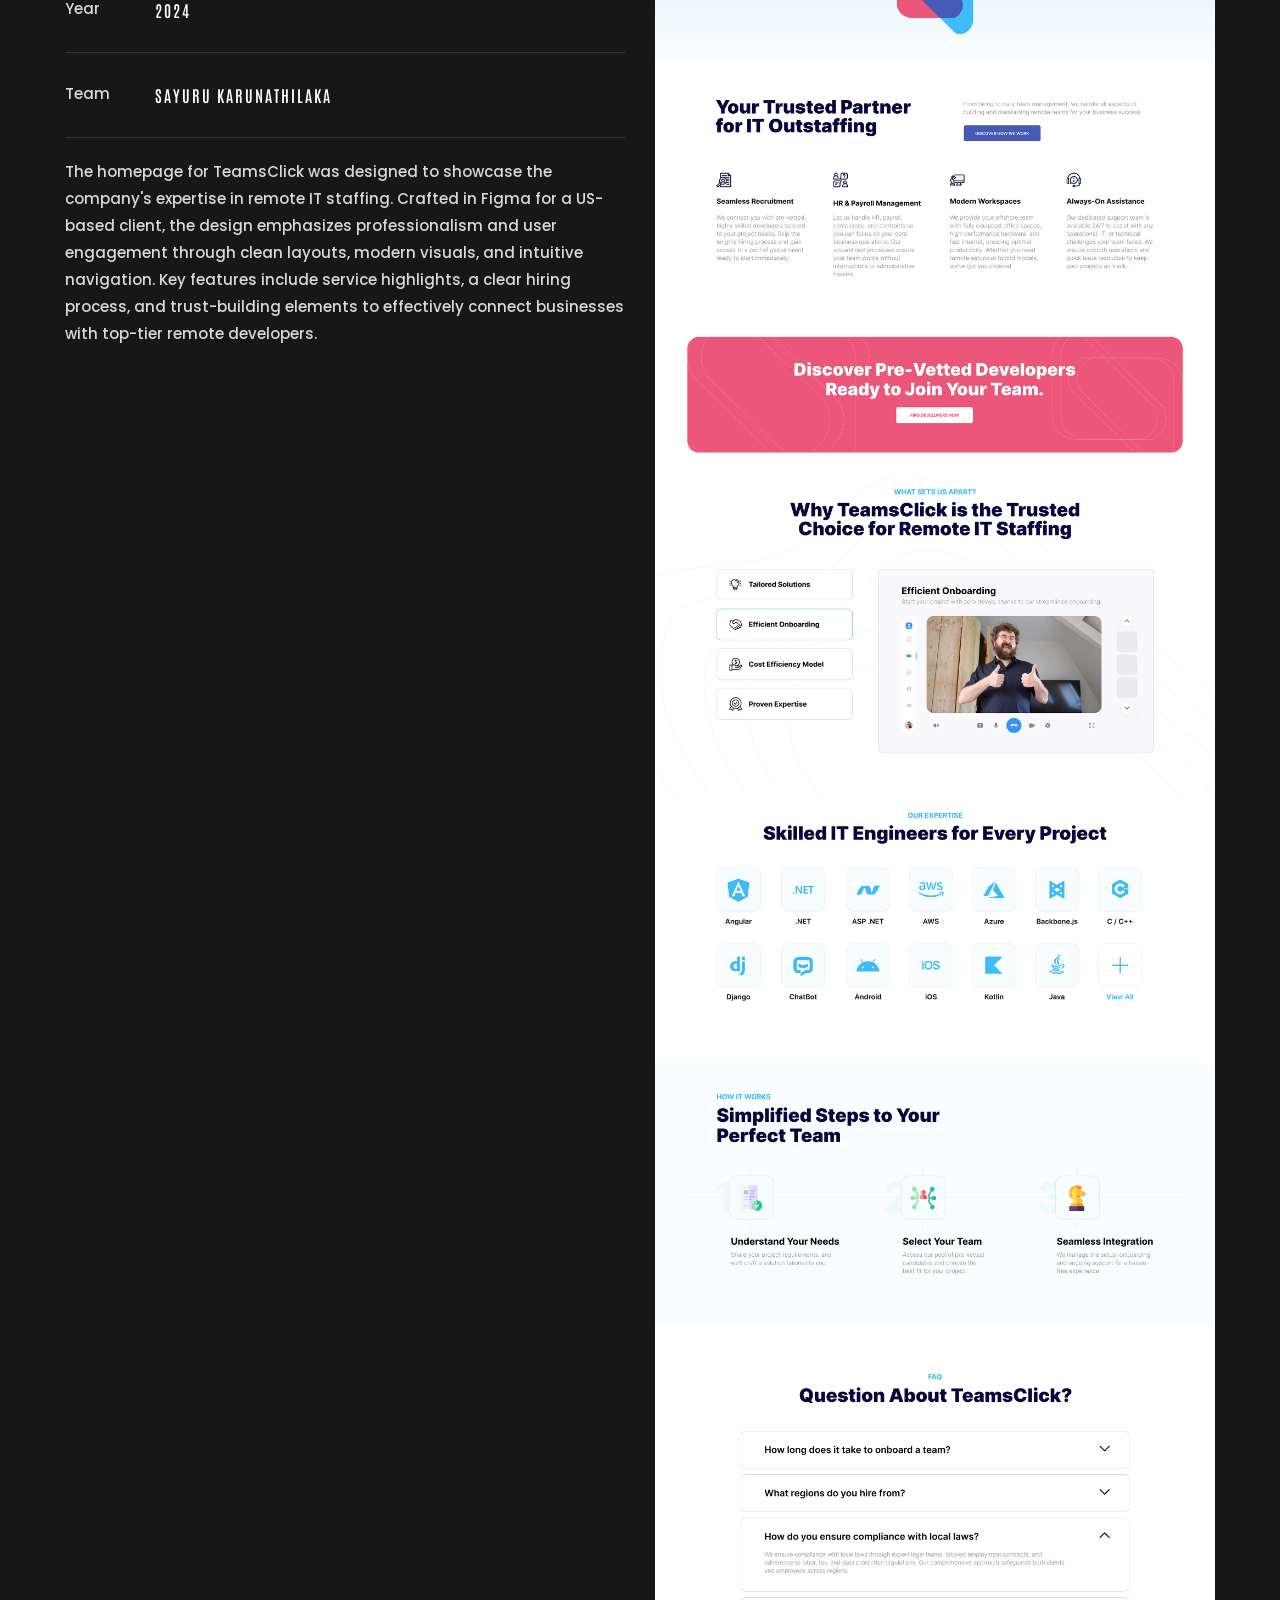
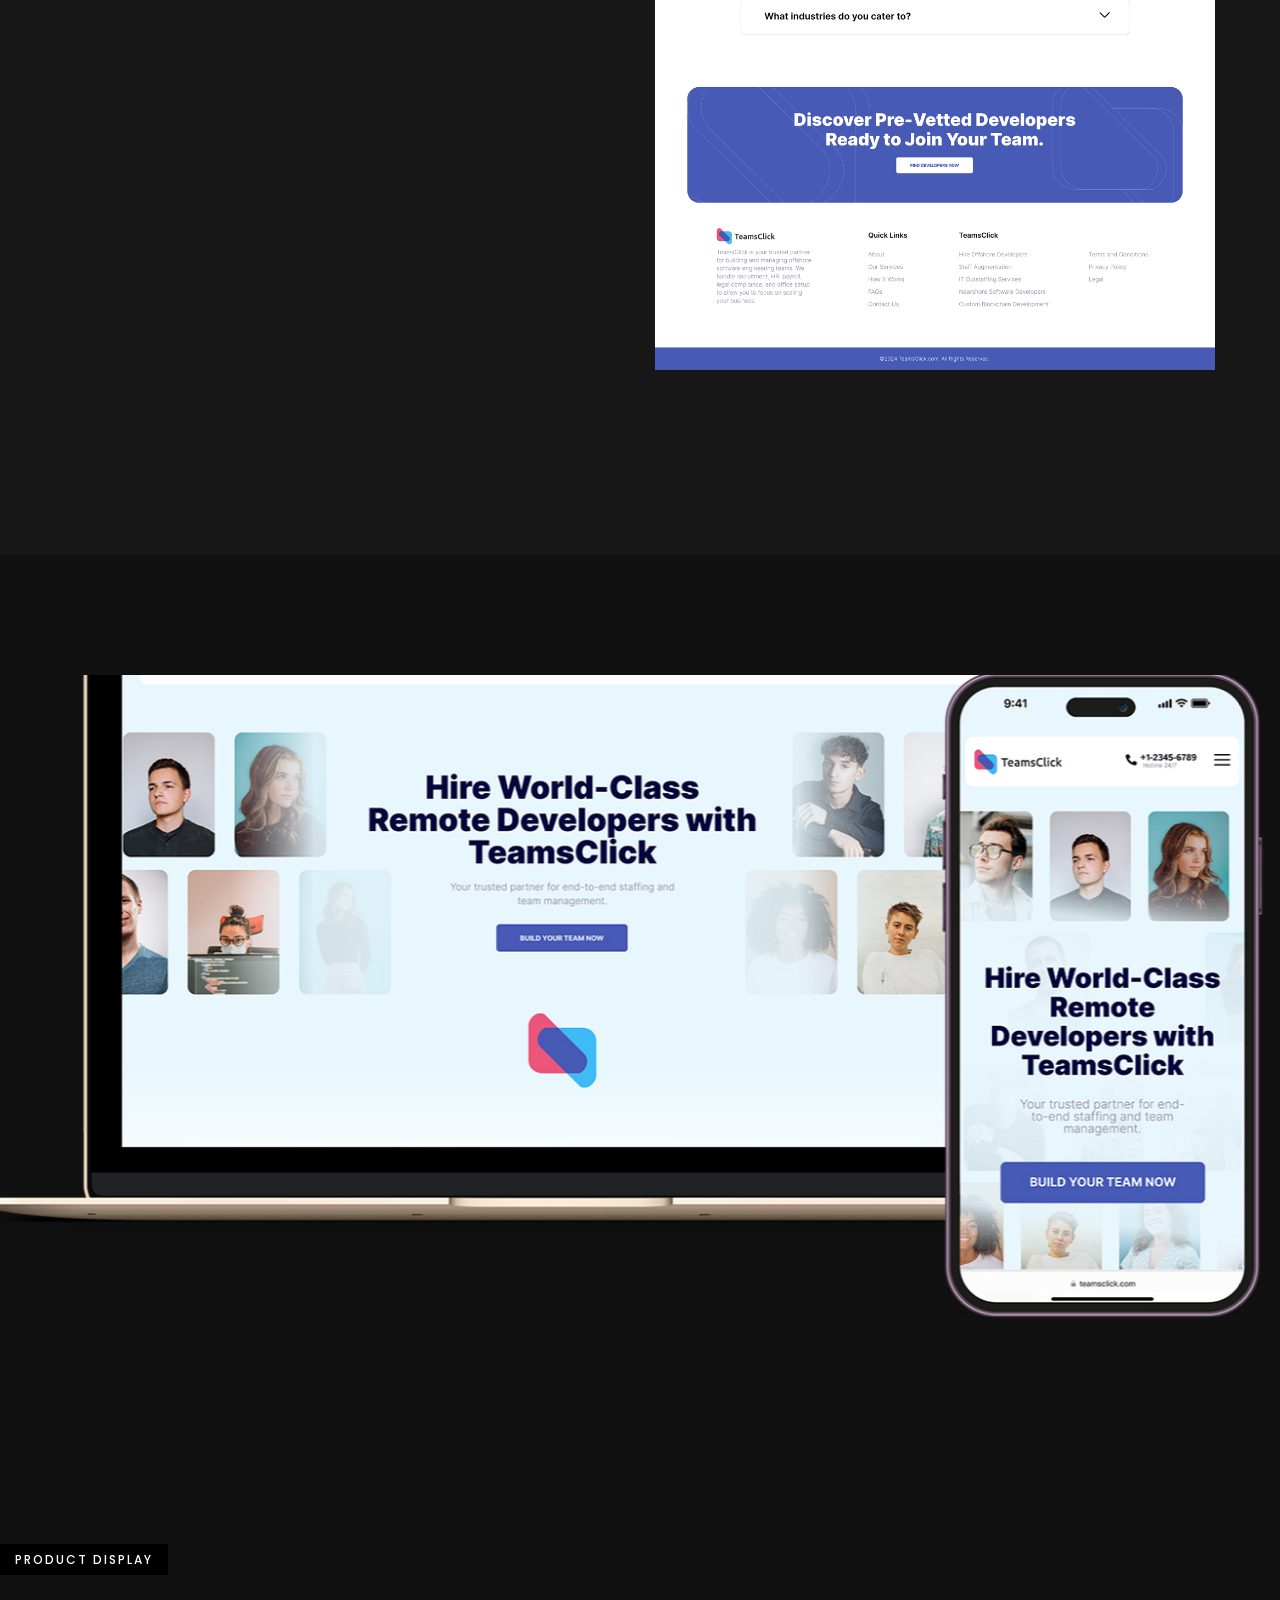
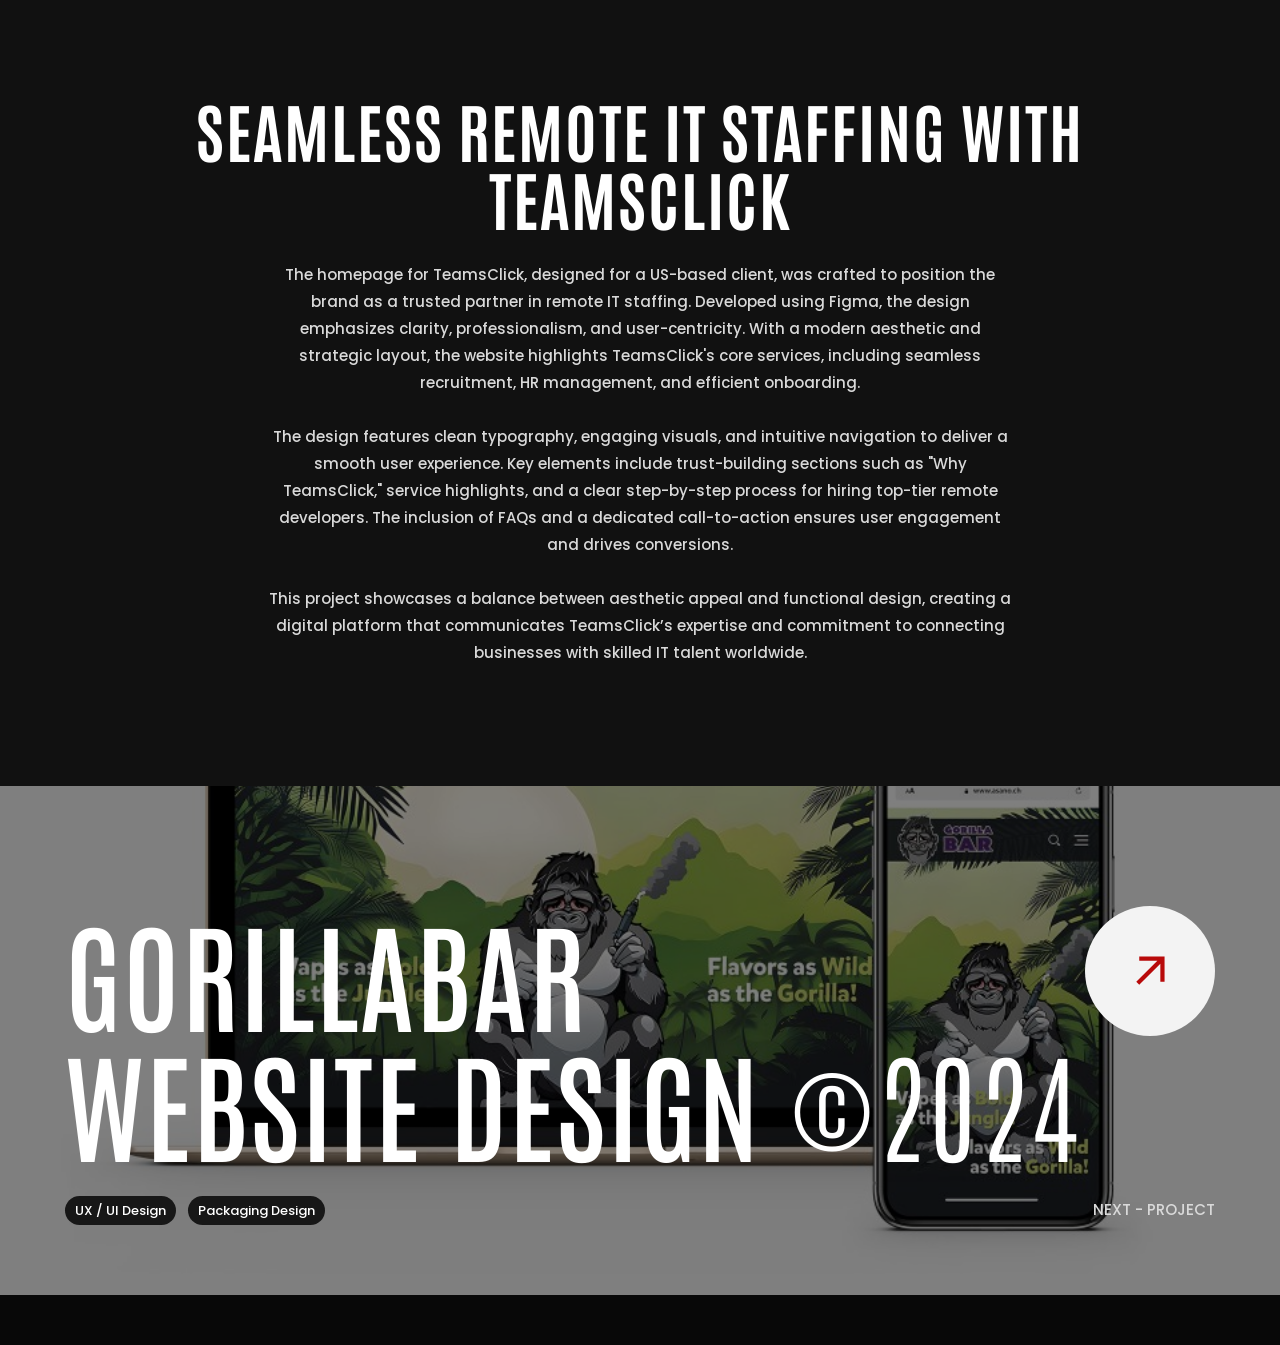
<file: project-7.html>
<!doctype html>
<html class="no-js" lang="">

<head>
    <meta charset="utf-8">
    <meta name="description" content="">
    <meta name="viewport" content="width=device-width, initial-scale=1">
    <link rel="icon" href="assets/img/favicon.ico" type="image/x-icon">
    <link href="https://fonts.googleapis.com/css2?family=Poppins:wght@100;200;400;500&amp;display=swap"
        rel="stylesheet">
    <link href="https://fonts.googleapis.com/css2?family=Antonio:wght@100..700&display=swap" rel="stylesheet">
    <link href="https://fonts.googleapis.com/css2?family=Satisfy&display=swap" rel="stylesheet">
    <link rel="icon" href="assets/img/logo-32x32.png" sizes="32x32" />
    <link rel="icon" href="assets/img/logo-192x192.png" sizes="192x192" />

    <title>TeamsClick - Project 7</title>

    <link href="assets/css/plugins.css" rel="stylesheet" />
    <link rel="stylesheet" href="assets/css/style.css">
</head>

<body class="v-dark dsn-ajax">

<main id="main_root" class="main-root">

        <!-- ========== Menu ========== -->
        <header id="site_menu_header" class="site-header d-none">
            <div class="main-logo">
                <a href="index.html" data-dsn-text="HOME" class="custom-logo-link main-brand effect-ajax" rel="home"
                    aria-current="page">
                    <img src="assets/img/logo-light.png" class="custom-logo logo-light" alt="Home" />
                    <img src="assets/img/logo.png" class="custom-logo logo-dark" alt="Home" />
                </a>
            </div>
            <nav class="main-navigation ">
                <div class="menu-cover-title header-container dsn-container">MENU</div>
                <ul id="dsn-primary-list" class="primary-nav h2">
                    <li class="nav-item has-sub-menu">
                        <a title="Home" href="index.html">
                            <span class="overflow ">Home</span>
                        </a>
                    </li>

                    <li class="nav-item has-sub-menu">
                        <a title="Home" href="work.html">
                            <span class="overflow ">Works</span>
                        </a>
                    </li>

                    <li class="nav-item ">
                        <a title="About" href="about.html">
                            <span class="overflow">About</span>
                        </a>
                    </li>

                    <li class="nav-item ">
                        <a title="Contact" href="contact.html">
                            <span class="overflow">Contact</span>
                        </a>
                    </li>

                    <li class="nav-item has-sub-menu">
                        <a title="Home" href="#0">
                            <span class="overflow ">My CV</span>
                        </a>
                    </li>
                </ul>

      
            </nav>
            <div id="navbar_toggle" class="navbar-toggle">
                <div class="toggle-icon">
                    <div class="toggle-line"></div>
                    <div class="toggle-line"></div>
                    <div class="toggle-line"></div>
                </div>
                <div class="toggle-text">
                    <div class="text-menu">Menu</div>
                    <div class="text-open">Open</div>
                    <div class="text-close">Close</div>
                </div>
            </div>
            <div class="bg-load background-main"></div>

            <svg width="100%" height="100%" viewBox="0 0 100 100" preserveAspectRatio="none"
                class="bg-load dsn-svg-transition">
                <path vector-effect="non-scaling-stroke" d="M 0 100 V 100 Q 50 100 100 100 V 100 z" />
            </svg>

        </header>
        <!-- ========== End Menu ========== -->

        <div id="dsn-scrollbar">

            <!-- ========== Header ========== -->
            <header class="header-project dsn-header-animation p-relative over-hidden">

                <div class="p-relative container dsn-hero-parallax-title pb-60">
                    <div class="p-relative d-flex align-items-center w-100  h-100 ">

                        <div class="box-content w-100 d-flex flex-column z-index-1">

                            <h1 class="title-lg text-upper" data-dsn-ajax="title">TeamsClick<br> Website <span class="fw-200">©2024</span></h1>

                            <div class="d-flex justify-content-between align-items-center w-100 mt-30">
                                <div class="cat p-0">
                                    <span class="background-section heading-color">UX / UI Design</span>
                                </div>

                                <div class="item">
                                    <span class="text-upper"><span>Concept - </span> Sayuru Karunathilaka</span>
                                </div>
                                <!-- <div class="item">
                                    <span class="text-upper"><span>Development - </span> OsminLabs</span>
                                </div> -->
                                <!-- <div class="dsn-btn dsn-btn-shape d-inline-flex d-flex no-padding text-upper">

                                    <a class="button"
                                        href="https://www.cleonutbutter.com"
                                        target="_blank">
                                        <span class="title-btn p-relative  z-index-1" data-animate-text="View project">
                                            <span>Live Demo</span>
                                        </span>
                                    </a>

                                    <span class="icon background-section theme-color">
                                        <svg xmlns="http://www.w3.org/2000/svg" viewBox="0 0 384 512">
                                            <path
                                                d="M328 96h24v288h-48V177.9L81 401l-17 17-33.9-34 17-17 223-223H64V96h264z">
                                            </path>
                                        </svg>
                                    </span>

                                </div> -->
                                
                            </div>
                        </div>


                    </div>
                </div>

                <div class="pl-30 pr-30">
                    <div class="box-img p-relative before-z-index has-border-radius" data-overlay="7"
                        data-dsn-grid="move-up">
                        <img class="cover-bg-img has-border-radius" src="assets/img/portfolio/project7/1.jpg" alt="">
                    </div>
                </div>

            </header>
            <!-- ========== End Header ========== -->

            <div id="page_wrapper" class="wrapper">

                <div class="box-move section-padding background-section">
                    <div class="container">
                        <div class="d-grid grid-lg-2">

                            <div class="text pinned-scroll p-relative" data-dsn-option='{"end":"650"}'>
                                <div class=" pinned-element">
                                    <!-- <span class="sub-heading mb-15">• ART OF HOME</span> -->
                                    <h3 class="title text-upper mb-30">TeamsClick</h3>

                                    <div class="info">
                                        <div class="info-item d-flex align-items-center border-bottom">
                                            <span class="date">Type</span>
                                            <h6 class="text-upper">Agency Website</h6>

                                        </div>

                                        <div class="info-item d-flex align-items-center border-bottom">
                                            <span class="date">Location</span>
                                            <h6 class="text-upper">United States  </h6>
                                        </div>

                                        <div class="info-item d-flex align-items-center border-bottom">
                                            <span class="date">Year</span>
                                            <h6 class="text-upper">2024</h6>
                                        </div>

                                        <div class="info-item d-flex align-items-center border-bottom">
                                            <span class="date">Team</span>
                                            <h6 class="text-upper">Sayuru Karunathilaka
                                            </h6>
                                        </div>

                                    </div>

                                    <p class="mt-20">The homepage for TeamsClick was designed to showcase the 
                                        company's expertise in remote IT staffing. Crafted in Figma for a US-based client, 
                                        the design emphasizes professionalism and user engagement through clean layouts, 
                                        modern visuals, and intuitive navigation. Key features include service highlights, 
                                        a clear hiring process, and trust-building elements to effectively connect businesses
                                         with top-tier remote developers.</p>
                                </div>
                            </div>

                            <div class="box-img">
                                <div class="d-grid">
                                    <div class="img-item">
                                        <img class="cover-bg-img" src="assets/img/portfolio/project7/10.jpg" alt="">
                                    </div>
                                </div>
                            </div>
                        </div>
                    </div>
                </div>

            <div id="page_wrapper" class="wrapper">


                <!-- <section class="our-work section-margin not-filter dsn-filter "
                    data-dsn-option='{"speed" : 15 , "start" : "-40px top"}'>
                    <div class="dsn-container">
                        <div class="dsn-cards">
                            <div class="dsn-posts flexibly-hover">
                                <div class="dsn-item-post grid-item p-relative">
                                    <div class="box-image-bg w-100 h-500">
                                        <img src="assets/img/portfolio/project1/2.jpg" class="cover-bg-img" alt="" />
                                    </div>
                                </div>

                                <div class="dsn-item-post grid-item p-relative">
                                    <div class="box-image-bg w-100 h-500">
                                        <img src="assets/img/portfolio/project1/4.jpg" class="cover-bg-img" alt="" />
                                    </div>
                                </div>

                                <div class="dsn-item-post grid-item p-relative">
                                    <div class="box-image-bg w-100 h-500">
                                        <img src="assets/img/portfolio/project1/3.jpg" class="cover-bg-img" alt="" />
                                    </div>
                                </div>
                            </div>
                        </div>
                    </div>
                </section> -->

                <div class="over-hidden section-margin">
                    <div class="img-box-parallax dsn-animate dsn-effect-down has-popup dsn-active"
                        data-dsn-grid="move-up">

                        <div class="effect-popup before-z-index h-100" data-src="assets/img/portfolio/project7/5.jpg"
                            data-caption="Caption #3" data-fancybox="_1" data-cursor="open" data-dsn-overlay="0">
                            <img class="cover-bg-img has-direction" src="assets/img/portfolio/project7/5.jpg" alt="">
                        </div>
                        <div class="cap"><span>Product Display</span></div>
                    </div>
                </div>

                <div class="section-margin text-center">
                    <div class="container">
                        <h3 class="title text-upper mb-30">Seamless Remote IT Staffing with TeamsClick</h3>
                        <p class="max-w750">The homepage for TeamsClick, designed for a US-based client,
                             was crafted to position the brand as a trusted partner in remote IT staffing. 
                             Developed using Figma, the design emphasizes clarity, professionalism, and 
                             user-centricity. With a modern aesthetic and strategic layout, the website 
                             highlights TeamsClick's core services, including seamless recruitment,
                              HR management, and efficient onboarding.<br><br>

                            The design features clean typography, engaging visuals, 
                            and intuitive navigation to deliver a smooth user experience.
                             Key elements include trust-building sections such as "Why TeamsClick," 
                             service highlights, and a clear step-by-step process for
                              hiring top-tier remote developers. The inclusion of FAQs 
                              and a dedicated call-to-action ensures user engagement and drives conversions.<br><br>
                            
                            This project showcases a balance between aesthetic appeal 
                            and functional design, creating a digital platform that 
                            communicates TeamsClick’s expertise and commitment to connecting 
                            businesses with skilled IT talent worldwide.</p>
                    </div>
                </div>



            </div>

            <section class="next-projects p-relative section-padding d-flex flex-column justify-content-center">
                <div class="box-img h-100 w-100 h-100 p-absolute top-0 right-0 before-z-index" data-overlay="5"
                    data-dsn-grid="move-up">
                    <img class="cover-bg-img" src="assets/img/portfolio/project1/1.jpg" alt="">
                </div>
                <div class="container p-relative">
                    <div class="box-content w-100 d-flex flex-column p-relative z-index-1">

                        <a href="project-1.html" class="btn-arrow effect-ajax v-light background-main">
                            <span class="icon theme-color dsn-icon" data-dsn-iconSize="45px">
                                <svg xmlns="http://www.w3.org/2000/svg" viewBox="0 0 384 512">
                                    <path d="M328 96h24v288h-48V177.9L81 401l-17 17-33.9-34 17-17 223-223H64V96h264z">
                                    </path>
                                </svg>
                            </span>
                        </a>

                        <h2 class="title-lg text-upper" data-dsn-ajax="title"><a href="project-1.html"
                                class="effect-ajax">GorillaBar <br> Website Design <span class="fw-200">©2024</span></a></h2>


                        <div class="d-flex justify-content-between align-items-center w-100 mt-30">
                            <div class="cat p-0">
                                <span class="background-section heading-color">UX / UI Design</span>
                                    <span class="background-section heading-color">Packaging Design</span>
                            </div>

                            <div class="item">
                                <span class="text-upper"><span>NEXT - </span> PROJECT</span>
                            </div>

                        </div>
                    </div>
                </div>
            </section>

            
        </div>


    </main>

    <!-- ========== Cursor ========== -->
    <!-- <div id="dsn_cursor" class="ball"></div>
    <div id="dsn_cursor_inner" class="ball"></div> -->
    <!-- ========== End Cursor ========== -->


    <script src="assets/js/jquery-3.7.1.min.js"></script>
    <script src="assets/js/plugins.min.js"></script>
    <script src="assets/js/plugins/dsn-grid.min.js"></script>
    <script src="assets/js/custom.js"></script>
</body>

</html>
</file>
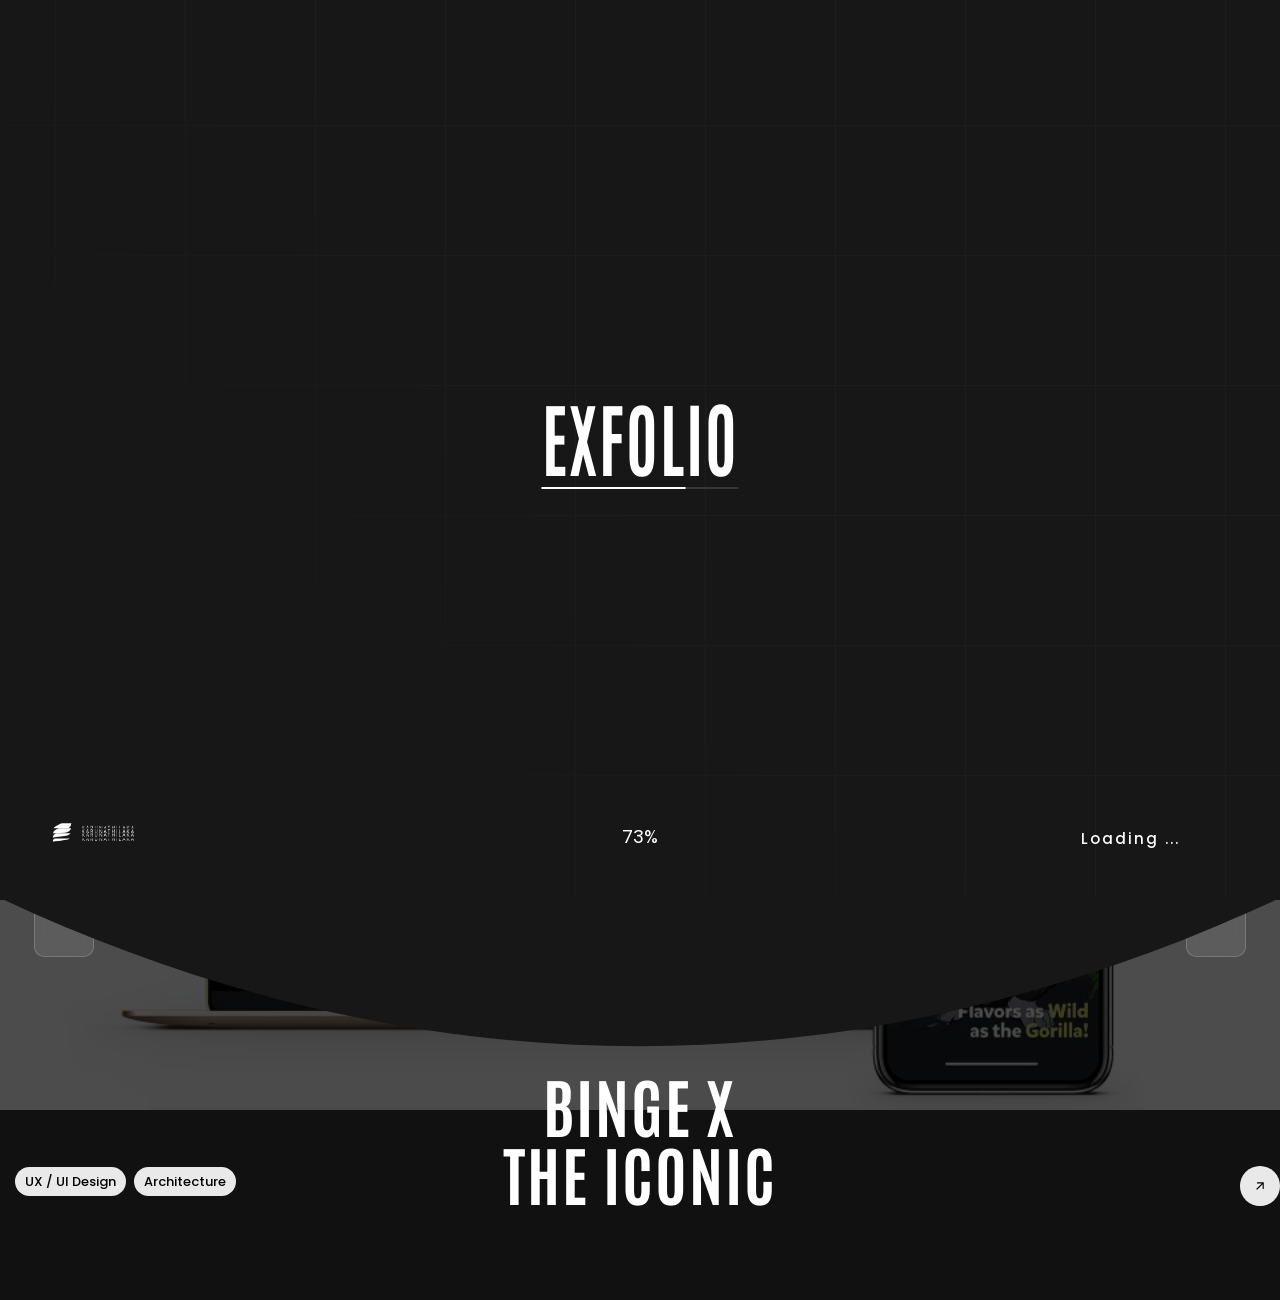
<file: work-2.html>
<!doctype html>
<html class="no-js" lang="">

<head>
    <meta charset="utf-8">
    <meta name="description" content="">
    <meta name="viewport" content="width=device-width, initial-scale=1">

    <link href="https://fonts.googleapis.com/css2?family=Poppins:wght@100;200;400;500&amp;display=swap"
        rel="stylesheet">
    <link href="https://fonts.googleapis.com/css2?family=Antonio:wght@100..700&display=swap" rel="stylesheet">
    <link href="https://fonts.googleapis.com/css2?family=Satisfy&display=swap" rel="stylesheet">
    <link rel="icon" href="assets/img/logo-32x32.png" sizes="32x32" />
    <link rel="icon" href="assets/img/logo-192x192.png" sizes="192x192" />

    <title>MexDot - Ajax Portfolio Showcase HTML Template</title>

    <link href="assets/css/plugins.css" rel="stylesheet" />
    <link rel="stylesheet" href="assets/css/style.css">
</head>

<body class="v-dark dsn-ajax">

    <div id="dsn_preloader" class="preloader">

        <div class="dsnload p-absolute">
            <span class="dsnload__row">
                <span class="dsnload__img">
                    <img src="assets/img/logo-light.png" class="logo-dark" alt="Exfolio" decoding="async"
                        loading="lazy" />
                    <img src="assets/img/logo.png" class="logo-light" alt="Exfolio" decoding="async" loading="lazy" />
                </span>
            </span>
            <span class="dsnload__row dsnload__row--sibling">
                <span class="dsnload__img">
                    <img src="assets/img/logo-light.png" class="logo-dark" alt="Exfolio" decoding="async"
                        loading="lazy" />
                    <img src="assets/img/logo.png" class="logo-light" alt="Exfolio" decoding="async" loading="lazy" />
                </span>
            </span>
            <span class="dsnload__row dsnload__row--sibling">
                <span class="dsnload__img">
                    <img src="assets/img/logo-light.png" class="logo-dark" alt="Exfolio" decoding="async"
                        loading="lazy" />
                    <img src="assets/img/logo.png" class="logo-light" alt="Exfolio" decoding="async" loading="lazy" />
                </span>
            </span>
            <span class="dsnload__row dsnload__row--sibling">
                <span class="dsnload__img">
                    <img src="assets/img/logo-light.png" class="logo-dark" alt="Exfolio" decoding="async"
                        loading="lazy" />
                    <img src="assets/img/logo.png" class="logo-light" alt="Exfolio" decoding="async" loading="lazy" />
                </span>
            </span>


        </div>


        <div class="logo-box v-middle">
            <h3 class="title text-upper">Exfolio</h3>
        </div>

        <div class="loading-count">
            <p>0</p>
        </div>

        <span class="loading-text text-uppercase mt-30 dsn-container">Loading ...</span>
        <div class="bg-load background-section d-flex align-items-end dsn-bg-pattern bg-offset bg-square">
            <svg class="dsn-separator-bottom dsn-icon-assistant-color" width="100%" height="100%" viewBox="0 0 100 10"
                preserveAspectRatio="none">
                <path class="path-anim separator__path" data-dsn-to="M 0 0 C 40 0 55 0 100 0 L 0 0 Z"
                    vector-effect="non-scaling-stroke" d="M 0 0 C 40 16 75 10 100 0 L 0 0 Z"></path>
            </svg>
        </div>

    </div>
    
    <svg width="0" height="0" class="p-absolute hidden">
        <defs>
            <filter id="buttonFilter">
                <feGaussianBlur in="SourceGraphic" stdDeviation="5" result="blur">
                </feGaussianBlur>
                <feColorMatrix in="blur" mode="matrix" values="1 0 0 0 0  0 1 0 0 0  0 0 1 0 0  0 0 0 19 -9"
                    result="buttonFilter"></feColorMatrix>
                <feComposite in="SourceGraphic" in2="buttonFilter" operator="atop">
                </feComposite>
                <feBlend in="SourceGraphic" in2="buttonFilter"></feBlend>
            </filter>
        </defs>
    </svg>

    <main id="main_root" class="main-root">

        <!-- ========== Menu ========== -->
        <header id="site_menu_header" class="site-header d-none">
            <div class="main-logo">
                <a href="index.html" data-dsn-text="EXFOLIO" class="custom-logo-link main-brand effect-ajax" rel="home"
                    aria-current="page">
                    <img src="assets/img/logo-light.png" class="custom-logo logo-light" alt="EXFOLIO" />
                    <img src="assets/img/logo.png" class="custom-logo logo-dark" alt="EXFOLIO" />
                </a>
            </div>
            <nav class="main-navigation ">
                <div class="menu-cover-title header-container dsn-container">MENU</div>
                <ul id="dsn-primary-list" class="primary-nav h2">
                    <li class="nav-item has-sub-menu">
                        <a title="Home" href="#0">
                            <span class="overflow ">Home</span>
                        </a>
                        <ul class="nav-item">
                            <li class="dsn-back">
                                <span>
                                    <svg xmlns="http://www.w3.org/2000/svg" x="0px" y="0px" width="30px"
                                        viewBox="0 0 400.004 400.004" xml:space="preserve">
                                        <g>
                                            <path
                                                d="M382.688,182.686H59.116l77.209-77.214c6.764-6.76,6.764-17.726,0-24.485c-6.764-6.764-17.73-6.764-24.484,0L5.073,187.757 c-6.764,6.76-6.764,17.727,0,24.485l106.768,106.775c3.381,3.383,7.812,5.072,12.242,5.072c4.43,0,8.861-1.689,12.242-5.072 c6.764-6.76,6.764-17.726,0-24.484l-77.209-77.218h323.572c9.562,0,17.316-7.753,17.316-17.315 C400.004,190.438,392.251,182.686,382.688,182.686z" />
                                        </g>
                                    </svg>
                                    <span class="text-toggle-back">
                                        <span class="text-name">Home</span>
                                        <span class="text-back">Back</span>
                                    </span>
                                </span>
                            </li>
                            <li class="nav-item ">
                                <a title="Home" href="index.html">
                                    <span class="overflow">Main Demo</span>
                                </a>
                            </li>
                            <li class="nav-item ">
                                <a title="Corporate" href="corporate.html" data-dsn-text="Corporate">
                                    <span class="overflow">Corporate</span>
                                </a>
                            </li>
                            <li class="nav-item ">
                                <a title="Architecture" href="architecture.html" data-dsn-text="Architecture">
                                    <span class="overflow">Architecture</span>
                                </a>
                            </li>
                            <li class="nav-item ">
                                <a title="Creative" href="creative.html" data-dsn-text="Creative">
                                    <span class="overflow">Creative</span>
                                </a>
                            </li>
                            <li class="nav-item ">
                                <a title="Photographer" href="photography.html" data-dsn-text="Photographer">
                                    <span class="overflow">Photographer</span>
                                </a>
                            </li>
                            <li class="nav-item ">
                                <a title="Freelancer" href="freelancer.html" data-dsn-text="Freelancer">
                                    <span class="overflow">Freelancer</span>
                                </a>
                            </li>
                            <li class="nav-item ">
                                <a title="Personal" href="personal.html" data-dsn-text="Personal">
                                    <span class="overflow">Personal</span>
                                </a>
                            </li>
                        </ul>
                    </li>

                    <li class="nav-item has-sub-menu">
                        <a title="Home" href="#0">
                            <span class="overflow ">Portfolio</span>
                        </a>
                        <ul class="nav-item">
                            <li class="dsn-back">
                                <span>
                                    <svg xmlns="http://www.w3.org/2000/svg" x="0px" y="0px" width="30px"
                                        viewBox="0 0 400.004 400.004" xml:space="preserve">
                                        <g>
                                            <path
                                                d="M382.688,182.686H59.116l77.209-77.214c6.764-6.76,6.764-17.726,0-24.485c-6.764-6.764-17.73-6.764-24.484,0L5.073,187.757 c-6.764,6.76-6.764,17.727,0,24.485l106.768,106.775c3.381,3.383,7.812,5.072,12.242,5.072c4.43,0,8.861-1.689,12.242-5.072 c6.764-6.76,6.764-17.726,0-24.484l-77.209-77.218h323.572c9.562,0,17.316-7.753,17.316-17.315 C400.004,190.438,392.251,182.686,382.688,182.686z" />
                                        </g>
                                    </svg>
                                    <span class="text-toggle-back">
                                        <span class="text-name">Portfolio</span>
                                        <span class="text-back">Back</span>
                                    </span>
                                </span>
                            </li>

                            <li class="nav-item has-sub-menu">
                                <a title="Card" href="#0" data-dsn-text="Portfolio">
                                    <span class="overflow">Card</span>
                                </a>
                                <ul class="nav-item">
                                    <li class="dsn-back">
                                        <span>
                                            <svg xmlns="http://www.w3.org/2000/svg" x="0px" y="0px" width="30px"
                                                viewBox="0 0 400.004 400.004" xml:space="preserve">
                                                <g>
                                                    <path
                                                        d="M382.688,182.686H59.116l77.209-77.214c6.764-6.76,6.764-17.726,0-24.485c-6.764-6.764-17.73-6.764-24.484,0L5.073,187.757 c-6.764,6.76-6.764,17.727,0,24.485l106.768,106.775c3.381,3.383,7.812,5.072,12.242,5.072c4.43,0,8.861-1.689,12.242-5.072 c6.764-6.76,6.764-17.726,0-24.484l-77.209-77.218h323.572c9.562,0,17.316-7.753,17.316-17.315 C400.004,190.438,392.251,182.686,382.688,182.686z" />
                                                </g>
                                            </svg>
                                            <span class="text-toggle-back">
                                                <span class="text-name">Card</span>
                                                <span class="text-back">Back</span>
                                            </span>
                                        </span>
                                    </li>
                                    <li class="nav-item ">
                                        <a title="Card 2 columns" href="work.html" data-dsn-text="Our Portfolio">
                                            <span class="overflow">2 columns</span>
                                        </a>
                                    </li>
                                    <li class="nav-item ">
                                        <a title="Card 2 columns" href="work-3.html" data-dsn-text="Our Portfolio">
                                            <span class="overflow">2 columns Style 2</span>
                                        </a>
                                    </li>
                                </ul>
                            </li>

                            <li class="nav-item has-sub-menu">
                                <a title=">Work massonary" href="#0" data-dsn-text="Portfolio">
                                    <span class="overflow">massonary</span>
                                </a>
                                <ul class="nav-item">
                                    <li class="dsn-back">
                                        <span>
                                            <svg xmlns="http://www.w3.org/2000/svg" x="0px" y="0px" width="30px"
                                                viewBox="0 0 400.004 400.004" xml:space="preserve">
                                                <g>
                                                    <path
                                                        d="M382.688,182.686H59.116l77.209-77.214c6.764-6.76,6.764-17.726,0-24.485c-6.764-6.764-17.73-6.764-24.484,0L5.073,187.757 c-6.764,6.76-6.764,17.727,0,24.485l106.768,106.775c3.381,3.383,7.812,5.072,12.242,5.072c4.43,0,8.861-1.689,12.242-5.072 c6.764-6.76,6.764-17.726,0-24.484l-77.209-77.218h323.572c9.562,0,17.316-7.753,17.316-17.315 C400.004,190.438,392.251,182.686,382.688,182.686z" />
                                                </g>
                                            </svg>
                                            <span class="text-toggle-back">
                                                <span class="text-name">Massonary</span>
                                                <span class="text-back">Back</span>
                                            </span>
                                        </span>
                                    </li>
                                    <li class="nav-item ">
                                        <a title="Massonary 2 columns" href="work-5.html" data-dsn-text="Our Portfolio">
                                            <span class="overflow">Massonary 2 columns</span>
                                        </a>
                                    </li>
                                    <li class="nav-item ">
                                        <a title="Massonary 3 columns" href="work-4.html" data-dsn-text="Our Portfolio">
                                            <span class="overflow">Massonary 3 columns</span>
                                        </a>
                                    </li>

                                </ul>
                            </li>

                            <li class="nav-item">
                                <a title="Hover" href="work-hover.html" data-dsn-text="Portfolio">
                                    <span class="overflow">Hover</span>
                                </a>
                            </li>

                            <li class="nav-item">
                                <a title="horizontal Scroll" href="work-horizontal-scroll.html"
                                    data-dsn-text="Portfolio">
                                    <span class="overflow">horizontal Scroll</span>
                                </a>
                            </li>

                            <li class="nav-item">
                                <a title="Carousel" href="work-2.html" data-dsn-text="Portfolio">
                                    <span class="overflow">Carousel</span>
                                </a>
                            </li>
                        </ul>
                    </li>

                    <li class="nav-item has-sub-menu">
                        <a title="Home" href="#0">
                            <span class="overflow ">Works</span>
                        </a>
                        <ul class="nav-item">
                            <li class="dsn-back">
                                <span>
                                    <svg xmlns="http://www.w3.org/2000/svg" x="0px" y="0px" width="30px"
                                        viewBox="0 0 400.004 400.004" xml:space="preserve">
                                        <g>
                                            <path
                                                d="M382.688,182.686H59.116l77.209-77.214c6.764-6.76,6.764-17.726,0-24.485c-6.764-6.764-17.73-6.764-24.484,0L5.073,187.757 c-6.764,6.76-6.764,17.727,0,24.485l106.768,106.775c3.381,3.383,7.812,5.072,12.242,5.072c4.43,0,8.861-1.689,12.242-5.072 c6.764-6.76,6.764-17.726,0-24.484l-77.209-77.218h323.572c9.562,0,17.316-7.753,17.316-17.315 C400.004,190.438,392.251,182.686,382.688,182.686z" />
                                        </g>
                                    </svg>
                                    <span class="text-toggle-back">
                                        <span class="text-name">Works</span>
                                        <span class="text-back">Back</span>
                                    </span>
                                </span>
                            </li>
                            <li class="nav-item ">
                                <a title="Binge x The Iconic" href="project-1.html" data-dsn-text="Binge x The Iconic">
                                    <span class="overflow">Binge x The Iconic</span>
                                </a>
                            </li>
                            <li class="nav-item ">
                                <a title="Me Myself and i" href="project-2.html" data-dsn-text="Me Myself and i">
                                    <span class="overflow">Me Myself and i</span>
                                </a>
                            </li>
                            <li class="nav-item ">
                                <a title="YOUR DREAM CAR" href="project-3.html" data-dsn-text="YOUR DREAM CAR">
                                    <span class="overflow">YOUR DREAM CAR</span>
                                </a>
                            </li>
                            <li class="nav-item ">
                                <a title="The Hills - Nissan" href="project-4.html" data-dsn-text="The Hills - Nissan">
                                    <span class="overflow">The Hills - Nissan</span>
                                </a>
                            </li>
                            <li class="nav-item ">
                                <a title="Church Copenhagen Denmark" href="project-5.html" data-dsn-text="Church Copenhagen Denmark">
                                    <span class="overflow">Church Copenhagen Denmark</span>
                                </a>
                            </li>
                            <li class="nav-item ">
                                <a title="LOST RENDER" href="project-6.html" data-dsn-text="LOST RENDER">
                                    <span class="overflow">LOST RENDER</span>
                                </a>
                            </li>

                            <li class="nav-item ">
                                <a title="Samokat office" href="project-7.html" data-dsn-text="Samokat office">
                                    <span class="overflow">Samokat office</span>
                                </a>
                            </li>
                        </ul>
                    </li>

                    <li class="nav-item ">
                        <a title="About" href="about.html">
                            <span class="overflow">About</span>
                        </a>
                    </li>
                    <li class="nav-item ">
                        <a title="Contact" href="contact.html">
                            <span class="overflow">Contact</span>
                        </a>
                    </li>
                </ul>

                <div class="container-content  d-flex flex-column justify-content-center section-margin">
                    <div class="nav__info">
                        <div class="nav-content">
                            <h5 class="sm-title-block mb-10">Studio</h5>
                            26-30 New Damietta
                            El-Mahalla El-Kubra, SK1 66LM

                        </div>
                        <div class="nav-content mt-30">
                            <h5 class="sm-title-block mb-10">Contact</h5>
                            <p class="links over-hidden mb-1">
                                <a class="link-hover d-block" href="tel:00201004392260"
                                    data-hover-text="+00 (2)012 3321">+00
                                    (2)01004392260</a>
                                <a class="link-hover" href="tel:00201024552406" data-hover-text="+00 (2)012 3321">+00
                                    (2)01024552406</a>
                            </p>
                            <p class="links over-hidden"><a class="link-hover" href="mailto:info@dsngrid.com"
                                    data-hover-text="info@dsngrid.com">info@dsngrid.com</a></p>

                        </div>
                    </div>
                    <div class="nav-social nav-content mt-30">
                        <div class="nav-social-inner p-relative">
                            <h5 class="sm-title-block mb-10">Follow us</h5>
                            <ul style="--dsn-li-name: dsn6;">
                                <li style="--dsn-li-index: 0;"><a href="#0" target="_blank"
                                        rel="nofollow noopener noreferrer">Dribbble.</a></li>
                                <li style="--dsn-li-index: 1;"><a href="#0" target="_blank"
                                        rel="nofollow noopener noreferrer">Behance.</a></li>
                                <li style="--dsn-li-index: 2;"><a href="#0" target="_blank"
                                        rel="nofollow noopener noreferrer">Linkedin.</a></li>
                                <li style="--dsn-li-index: 3;"><a href="#0" target="_blank"
                                        rel="nofollow noopener noreferrer">Twitter.</a></li>
                            </ul>
                        </div>
                    </div>
                </div>
            </nav>
            <div id="navbar_toggle" class="navbar-toggle">
                <div class="toggle-icon">
                    <div class="toggle-line"></div>
                    <div class="toggle-line"></div>
                    <div class="toggle-line"></div>
                </div>
                <div class="toggle-text">
                    <div class="text-menu">Menu</div>
                    <div class="text-open">Open</div>
                    <div class="text-close">Close</div>
                </div>
            </div>
            <div class="bg-load background-main"></div>

            <svg width="100%" height="100%" viewBox="0 0 100 100" preserveAspectRatio="none"
                class="bg-load dsn-svg-transition">
                <path vector-effect="non-scaling-stroke" d="M 0 100 V 100 Q 50 100 100 100 V 100 z" />
            </svg>

        </header>
        <!-- ========== End Menu ========== -->

        <div id="dsn-scrollbar">

            <div id="page_wrapper" class="wrapper">

                <!-- ========== Portfolio ========== -->
                <div class="our-work work-photography EXFOLIO-swiper-slider dsn-swiper h-100-v p-relative pt-80"
                    data-dsn-option='{"spaceBetween":30,"allowTouchMove":true,"centeredSlides":true,"direction":"horizontal","autoHeight":false,"slideToClickedSlide":false,"grabCursor":true,"mousewheel":false,"loop":true,"parallax":true,"slidesPerGroup":1,"slidesPerView":1.5,"speed":1000,"effect":"slide"}'>
                    <div class="dsn-posts">
                        <div class="swiper swiper-container">
                            <div class="swiper-wrapper">
                                <article class="dsn-item-post grid-item over-hidden p-relative swiper-slide">

                                    <div class="box-content d-flex flex-column align-items-center">
                                        <div class="box-image-bg w-100 before-z-index dsn-swiper-parallax-transform p-relative" data-overlay="7">
                                            <img src="assets/img/portfolio/project1/1.jpg"
                                                class="cover-bg-img" alt="" />
                                        </div>

                                        <div
                                            class="post-content p-relative z-index-1 d-flex flex-column w-100 bottom-0">

                                            <div class="post-info text-center d-grid grid-md-3">
                                                <div class="cat d-flex align-items-end">
                                                    <span class="v-light background-section heading-color">UX / UI Design</span>
                                                    <span class="v-light background-section heading-color">Architecture</span>
                                                </div>

                                                <h2 class="title text-upper">
                                                    <a href="project-1.html" class="effect-ajax"
                                                        data-dsn-ajax="work">Binge x <br> The Iconic</a>
                                                </h2>

                                                <a href="project-1.html"
                                                    class="dsn-btn dsn-btn-shape effect-ajax d-flex align-items-end ml-auto">
                                                    <span class="icon background-section v-light">
                                                        <svg xmlns="http://www.w3.org/2000/svg" viewBox="0 0 384 512">
                                                            <path
                                                                d="M328 96h24v288h-48V177.9L81 401l-17 17-33.9-34 17-17 223-223H64V96h264z">
                                                            </path>
                                                        </svg>
                                                    </span>

                                                </a>
                                            </div>
                                        </div>
                                    </div>

                                </article>

                                <article class="dsn-item-post grid-item over-hidden p-relative swiper-slide">

                                    <div class="box-content d-flex flex-column align-items-center">
                                        <div class="box-image-bg w-100 before-z-index dsn-swiper-parallax-transform p-relative" data-overlay="5">
                                            <img src="assets/img/portfolio/project2/1.jpg"
                                                class="cover-bg-img" alt="" />
                                        </div>

                                        <div
                                            class="post-content p-relative z-index-1 d-flex flex-column w-100 bottom-0">

                                            <div class="post-info text-center d-grid grid-md-3">
                                                <div class="cat d-flex align-items-end">
                                                    <span class="v-light background-section heading-color">Character design</span>
                                                    <span
                                                        class="v-light background-section heading-color">Digital Art</span>
                                                </div>

                                                <h2 class="title text-upper">
                                                    <a href="project-2.html" class="effect-ajax"
                                                        data-dsn-ajax="work">Me <br> Myself and</a>
                                                </h2>

                                                <a href="project-2.html"
                                                    class="dsn-btn dsn-btn-shape effect-ajax d-flex align-items-end ml-auto">
                                                    <span class="icon background-section v-light">
                                                        <svg xmlns="http://www.w3.org/2000/svg" viewBox="0 0 384 512">
                                                            <path
                                                                d="M328 96h24v288h-48V177.9L81 401l-17 17-33.9-34 17-17 223-223H64V96h264z">
                                                            </path>
                                                        </svg>
                                                    </span>

                                                </a>
                                            </div>
                                        </div>
                                    </div>

                                </article>

                                <article class="dsn-item-post grid-item over-hidden p-relative swiper-slide">

                                    <div class="box-content d-flex flex-column align-items-center">
                                        <div class="box-image-bg w-100 before-z-index dsn-swiper-parallax-transform p-relative" data-overlay="3">
                                            <img src="assets/img/portfolio/project3/1.jpg"
                                                class="cover-bg-img" alt="" />
                                        </div>

                                        <div
                                            class="post-content p-relative z-index-1 d-flex flex-column w-100 bottom-0">

                                            <div class="post-info text-center d-grid grid-md-3">
                                                <div class="cat d-flex align-items-end">
                                                    <span class="v-light background-section heading-color">Photography</span>
                                                    <span class="v-light background-section heading-color">branding</span>
                                                </div>

                                                <h2 class="title text-upper">
                                                    <a href="project-3.html" class="effect-ajax"
                                                        data-dsn-ajax="work">YOUR <br> DREAM CAR</a>
                                                </h2>

                                                <a href="project-3.html"
                                                    class="dsn-btn dsn-btn-shape effect-ajax d-flex align-items-end ml-auto">
                                                    <span class="icon background-section v-light">
                                                        <svg xmlns="http://www.w3.org/2000/svg" viewBox="0 0 384 512">
                                                            <path
                                                                d="M328 96h24v288h-48V177.9L81 401l-17 17-33.9-34 17-17 223-223H64V96h264z">
                                                            </path>
                                                        </svg>
                                                    </span>

                                                </a>
                                            </div>
                                        </div>
                                    </div>

                                </article>

                                <article class="dsn-item-post grid-item over-hidden p-relative swiper-slide">

                                    <div class="box-content d-flex flex-column align-items-center">
                                        <div class="box-image-bg w-100 before-z-index dsn-swiper-parallax-transform p-relative" data-overlay="6">
                                            <img src="assets/img/portfolio/project4/1.jpg"
                                                class="cover-bg-img" alt="" />
                                        </div>

                                        <div
                                            class="post-content p-relative z-index-1 d-flex flex-column w-100 bottom-0">

                                            <div class="post-info text-center d-grid grid-md-3">
                                                <div class="cat d-flex align-items-end">
                                                    <span
                                                        class="v-light background-section heading-color">Photography</span>
                                                    <span class="v-light background-section heading-color">branding</span>
                                                </div>

                                                <h2 class="title text-upper">
                                                    <a href="project-4.html" class="effect-ajax"
                                                        data-dsn-ajax="work">The <br> Hills - Nissan</a>
                                                </h2>

                                                <a href="project-4.html"
                                                    class="dsn-btn dsn-btn-shape effect-ajax d-flex align-items-end ml-auto">
                                                    <span class="icon background-section v-light">
                                                        <svg xmlns="http://www.w3.org/2000/svg" viewBox="0 0 384 512">
                                                            <path
                                                                d="M328 96h24v288h-48V177.9L81 401l-17 17-33.9-34 17-17 223-223H64V96h264z">
                                                            </path>
                                                        </svg>
                                                    </span>

                                                </a>
                                            </div>
                                        </div>
                                    </div>

                                </article>

                                <article class="dsn-item-post grid-item over-hidden p-relative swiper-slide">

                                    <div class="box-content d-flex flex-column align-items-center">
                                        <div class="box-image-bg w-100 before-z-index dsn-swiper-parallax-transform p-relative" data-overlay="6">
                                            <img src="assets/img/portfolio/project5/1.jpg"
                                                class="cover-bg-img" alt="" />
                                        </div>

                                        <div
                                            class="post-content p-relative z-index-1 d-flex flex-column w-100 bottom-0">

                                            <div class="post-info text-center d-grid grid-md-3">
                                                <div class="cat d-flex align-items-end">
                                                    <span
                                                        class="v-light background-section heading-color">Photography</span>
                                                    <span
                                                        class="v-light background-section heading-color">Architecture</span>
                                                </div>

                                                <h2 class="title text-upper">
                                                    <a href="project-5.html" class="effect-ajax"
                                                        data-dsn-ajax="work">Church <br> Copenhagen Denmark</a>
                                                </h2>

                                                <a href="project-5.html"
                                                    class="dsn-btn dsn-btn-shape effect-ajax d-flex align-items-end ml-auto">
                                                    <span class="icon background-section v-light">
                                                        <svg xmlns="http://www.w3.org/2000/svg" viewBox="0 0 384 512">
                                                            <path
                                                                d="M328 96h24v288h-48V177.9L81 401l-17 17-33.9-34 17-17 223-223H64V96h264z">
                                                            </path>
                                                        </svg>
                                                    </span>

                                                </a>
                                            </div>
                                        </div>
                                    </div>

                                </article>

                                <article class="dsn-item-post grid-item over-hidden p-relative swiper-slide">

                                    <div class="box-content d-flex flex-column align-items-center">
                                        <div class="box-image-bg w-100 before-z-index dsn-swiper-parallax-transform p-relative" data-overlay="5">
                                            <img src="assets/img/portfolio/project6/1.jpg"
                                                class="cover-bg-img" alt="" />
                                        </div>

                                        <div
                                            class="post-content p-relative z-index-1 d-flex flex-column w-100 bottom-0">

                                            <div class="post-info text-center d-grid grid-md-3">
                                                <div class="cat d-flex align-items-end">
                                                    <span class="v-light background-section heading-color">Photography</span>
                                                    <span class="v-light background-section heading-color">Architecture</span>
                                                </div>

                                                <h2 class="title text-upper">
                                                    <a href="project-6.html" class="effect-ajax"
                                                        data-dsn-ajax="work">LOST <br>  RENDER</a>
                                                </h2>

                                                <a href="project-6.html"
                                                    class="dsn-btn dsn-btn-shape effect-ajax d-flex align-items-end ml-auto">
                                                    <span class="icon background-section v-light">
                                                        <svg xmlns="http://www.w3.org/2000/svg" viewBox="0 0 384 512">
                                                            <path
                                                                d="M328 96h24v288h-48V177.9L81 401l-17 17-33.9-34 17-17 223-223H64V96h264z">
                                                            </path>
                                                        </svg>
                                                    </span>

                                                </a>
                                            </div>
                                        </div>
                                    </div>

                                </article>

                                <article class="dsn-item-post grid-item over-hidden p-relative swiper-slide">

                                    <div class="box-content d-flex flex-column align-items-center">
                                        <div class="box-image-bg w-100 before-z-index dsn-swiper-parallax-transform p-relative" data-overlay="4">
                                            <img src="assets/img/portfolio/project7/1.jpg"
                                                class="cover-bg-img" alt="" />
                                        </div>

                                        <div
                                            class="post-content p-relative z-index-1 d-flex flex-column w-100 bottom-0">

                                            <div class="post-info text-center d-grid grid-md-3">
                                                <div class="cat d-flex align-items-end">
                                                    <span
                                                        class="v-light background-section heading-color">Architecture</span>
                                                    <span class="v-light background-section heading-color">Interior Design</span>
                                                </div>

                                                <h2 class="title text-upper">
                                                    <a href="project-7.html" class="effect-ajax"
                                                        data-dsn-ajax="work">Samokat <br>  office</a>
                                                </h2>

                                                <a href="project-7.html"
                                                    class="dsn-btn dsn-btn-shape effect-ajax d-flex align-items-end ml-auto">
                                                    <span class="icon background-section v-light">
                                                        <svg xmlns="http://www.w3.org/2000/svg" viewBox="0 0 384 512">
                                                            <path
                                                                d="M328 96h24v288h-48V177.9L81 401l-17 17-33.9-34 17-17 223-223H64V96h264z">
                                                            </path>
                                                        </svg>
                                                    </span>

                                                </a>
                                            </div>
                                        </div>
                                    </div>

                                </article>
                            </div>

                            <div class="prev-paginate">
                                <span class="dsn-icon dsn-icon-heading-color background-main">
                                    <svg xmlns="http://www.w3.org/2000/svg" width="17" height="15" viewBox="0 0 17 15"
                                        fill="">
                                        <path
                                            d="M6.81496 0.699692L7.66349 1.54822L2.31371 6.898L16.4017 6.88707L16.4008 8.08442L2.31278 8.09535L7.65426 13.4368L6.80442 14.2867L0.0161911 7.49846L6.81496 0.699692Z"
                                            fill=""></path>
                                    </svg>
                                </span>
                            </div>

                            <div class="next-paginate">
                                <span class="dsn-icon dsn-icon-heading-color">
                                    <svg xmlns="http://www.w3.org/2000/svg" width="17" height="15" viewBox="0 0 17 15"
                                        fill="">
                                        <path
                                            d="M10.185 0.699692L9.33651 1.54822L14.6863 6.898L0.598282 6.88707L0.599212 8.08442L14.6872 8.09535L9.34574 13.4368L10.1956 14.2867L16.9838 7.49846L10.185 0.699692Z"
                                            fill=""></path>
                                    </svg>
                                </span>
                            </div>
                        </div>
                    </div>
                </div>
                <!-- ========== End Portfolio ========== -->
            </div>

        </div>


    </main>

    <!-- ========== Cursor ========== -->
    <div id="dsn_cursor" class="ball"></div>
    <div id="dsn_cursor_inner" class="ball"></div>
    <!-- ========== End Cursor ========== -->


    <script src="assets/js/jquery-3.7.1.min.js"></script>
    <script src="assets/js/plugins.min.js"></script>
    <script src="assets/js/plugins/dsn-grid.min.js"></script>
    <script src="assets/js/custom.js"></script>
</body>

</html>
</file>
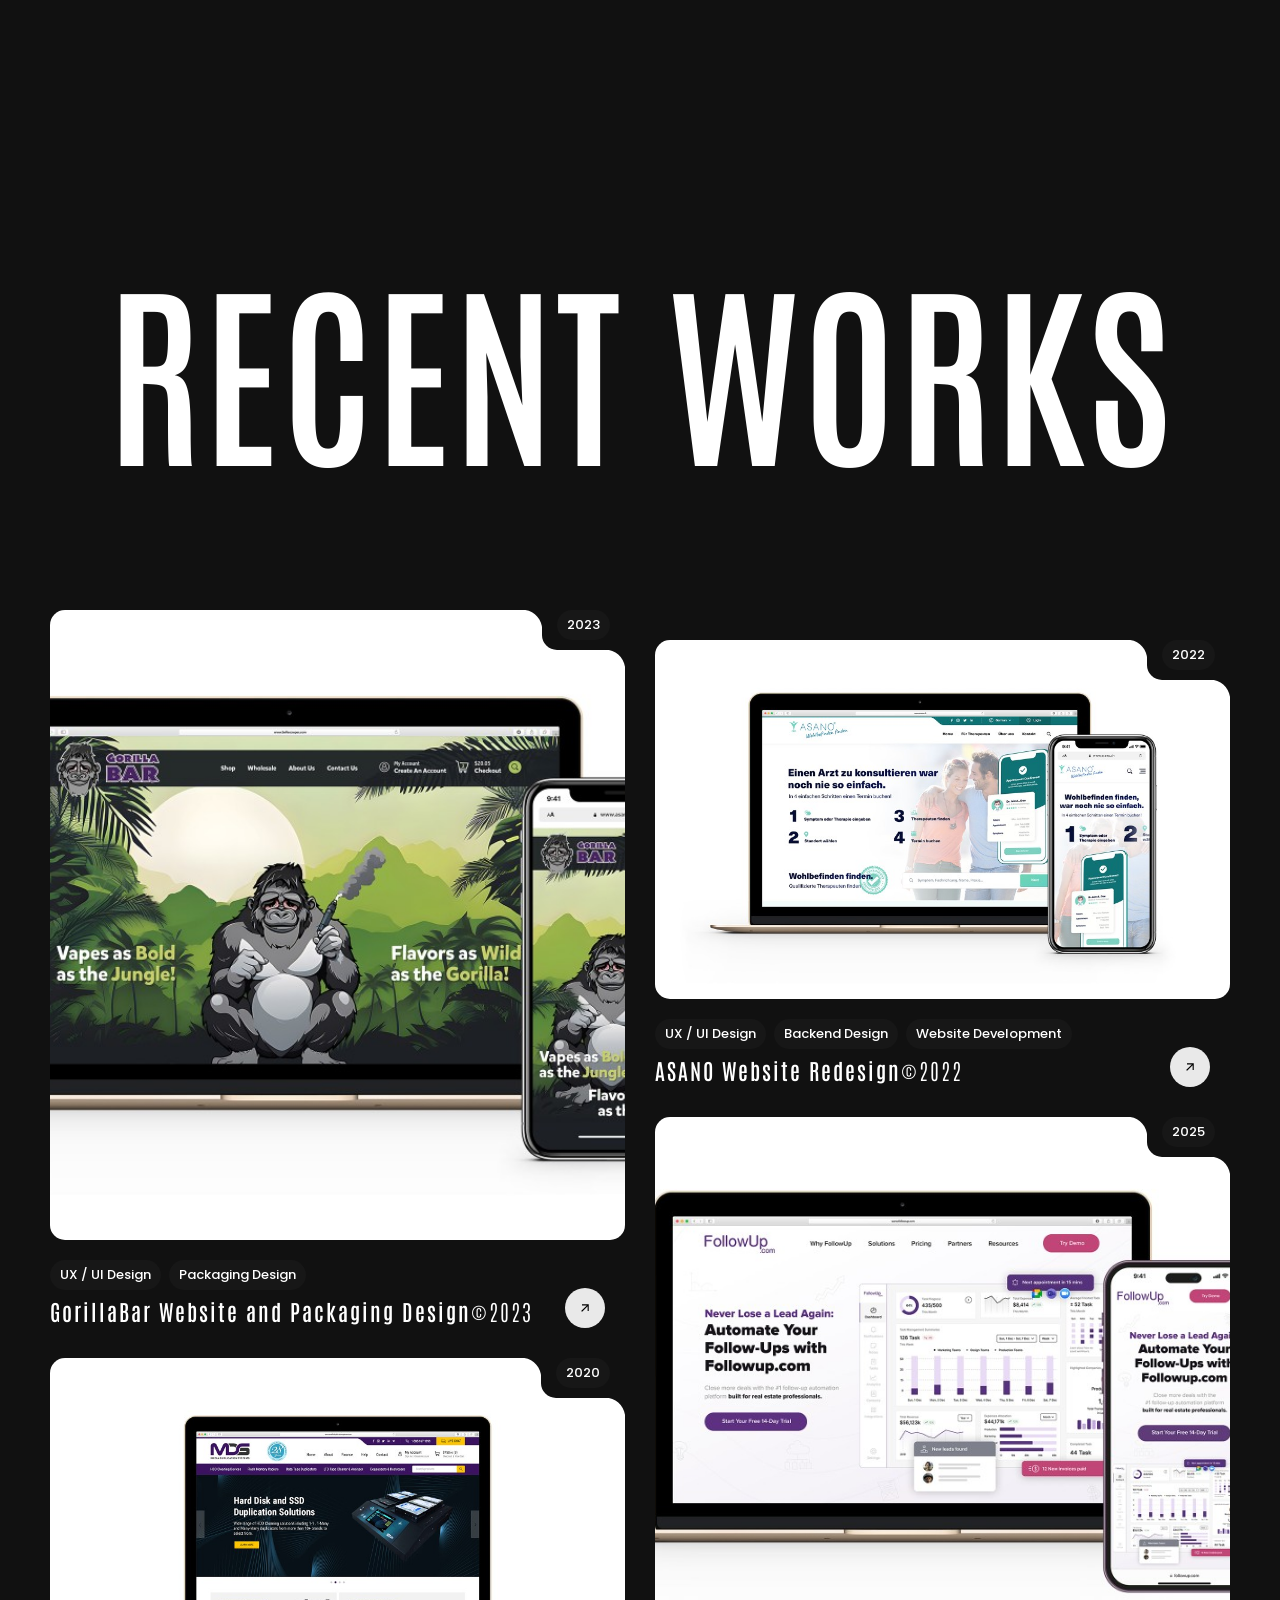
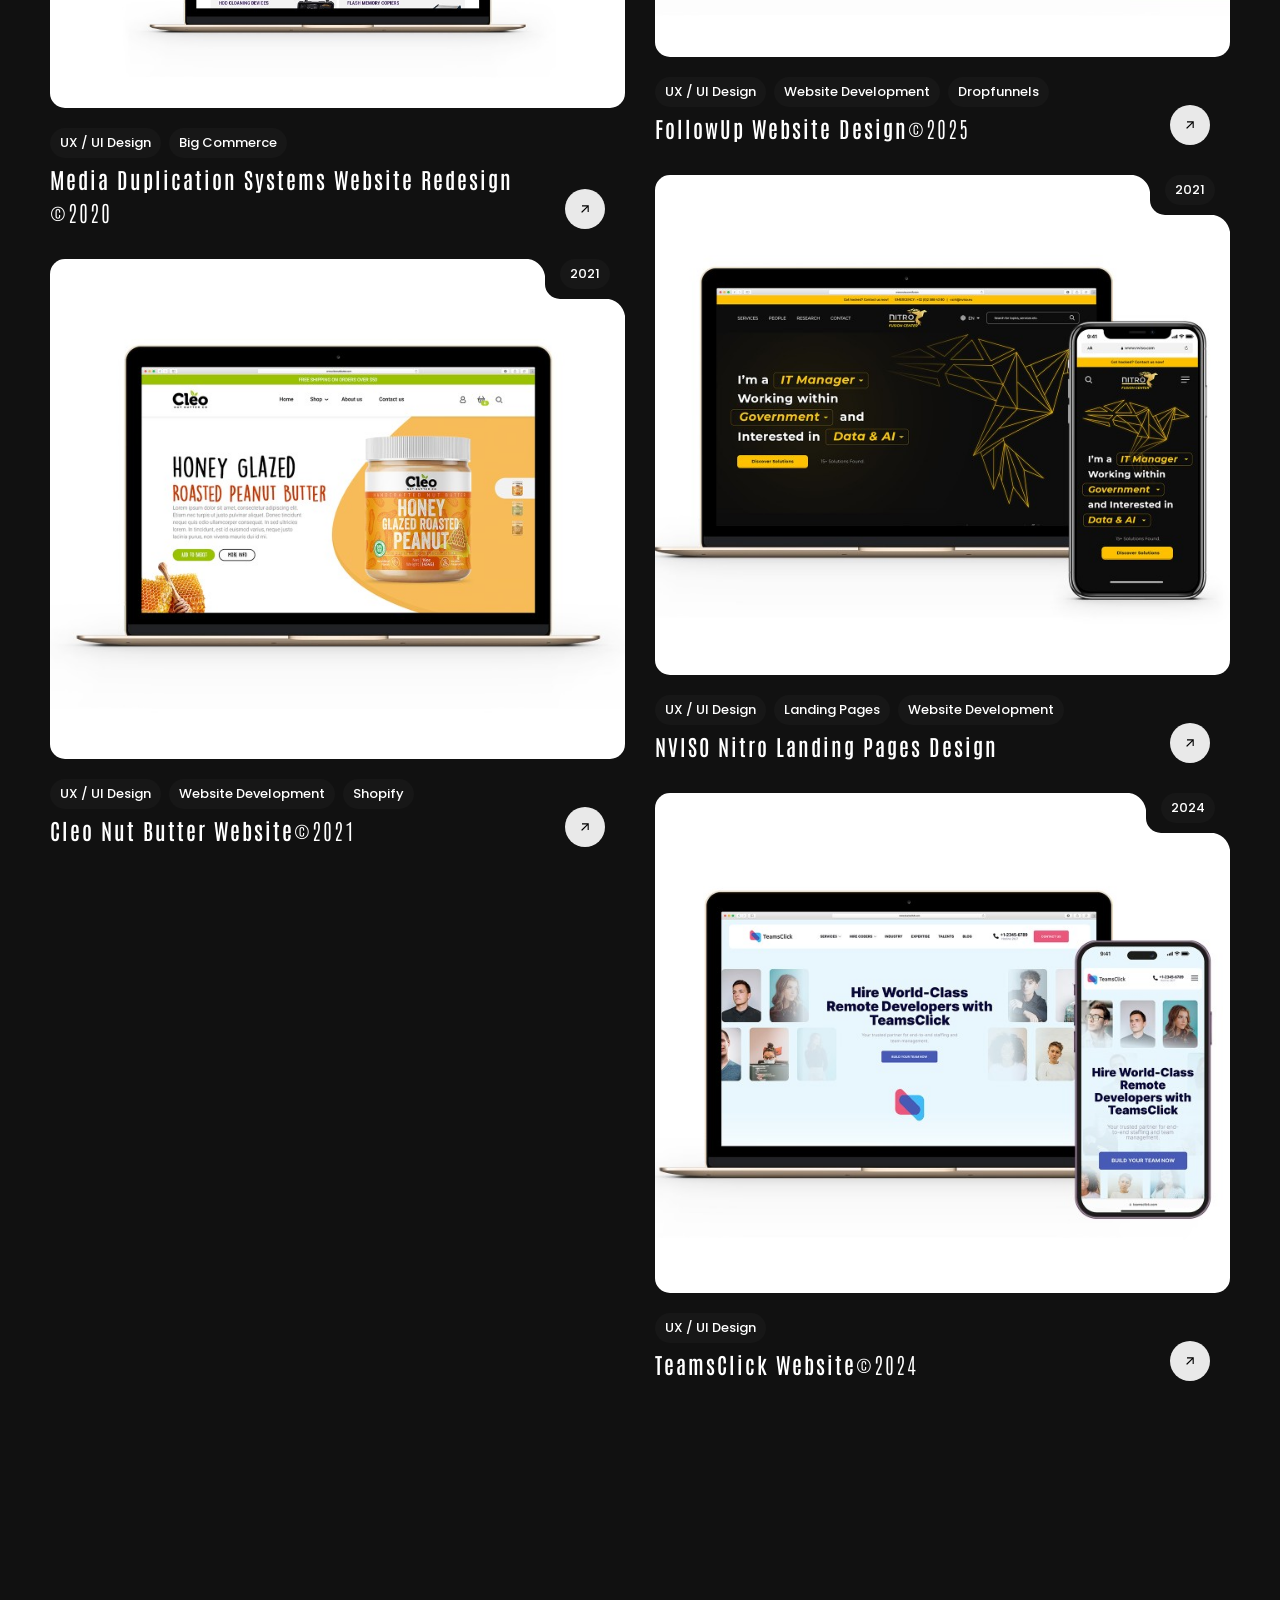
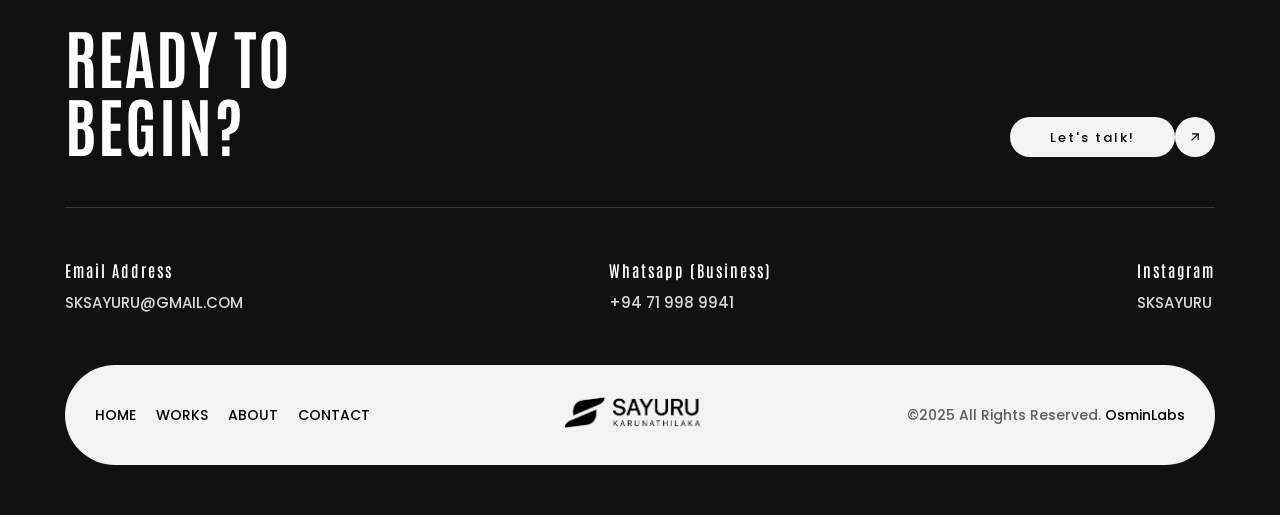
<file: work.html>
<!doctype html>
<html class="no-js" lang="">

<head>
    <meta charset="utf-8">
    <meta name="description" content="">
    <meta name="viewport" content="width=device-width, initial-scale=1">
    <link rel="icon" href="assets/img/favicon.ico" type="image/x-icon">
    <link href="https://fonts.googleapis.com/css2?family=Poppins:wght@100;200;400;500&amp;display=swap"
        rel="stylesheet">
    <link href="https://fonts.googleapis.com/css2?family=Antonio:wght@100..700&display=swap" rel="stylesheet">
    <link href="https://fonts.googleapis.com/css2?family=Satisfy&display=swap" rel="stylesheet">
    <link rel="icon" href="assets/img/logo-32x32.png" sizes="32x32" />
    <link rel="icon" href="assets/img/logo-192x192.png" sizes="192x192" />

    <title>My Works</title>

    <link href="assets/css/plugins.css" rel="stylesheet" />
    <link rel="stylesheet" href="assets/css/style.css">
</head>

<body class="v-dark dsn-ajax">

<main id="main_root" class="main-root">

        <!-- ========== Menu ========== -->
        <header id="site_menu_header" class="site-header d-none">
            <div class="main-logo">
                <a href="index.html" data-dsn-text="HOME" class="custom-logo-link main-brand effect-ajax" rel="home"
                    aria-current="page">
                    <img src="assets/img/logo-light.png" class="custom-logo logo-light" alt="Home" />
                    <img src="assets/img/logo.png" class="custom-logo logo-dark" alt="Home" />
                </a>
            </div>
            <nav class="main-navigation ">
                <div class="menu-cover-title header-container dsn-container">MENU</div>
                <ul id="dsn-primary-list" class="primary-nav h2">
                    <li class="nav-item has-sub-menu">
                        <a title="Home" href="index.html">
                            <span class="overflow ">Home</span>
                        </a>
                    </li>

                    <li class="nav-item has-sub-menu">
                        <a title="Home" href="work.html">
                            <span class="overflow ">Works</span>
                        </a>
                    </li>

                    <li class="nav-item ">
                        <a title="About" href="about.html">
                            <span class="overflow">About</span>
                        </a>
                    </li>

                    <li class="nav-item ">
                        <a title="Contact" href="contact.html">
                            <span class="overflow">Contact</span>
                        </a>
                    </li>

                    <li class="nav-item has-sub-menu">
                        <a title="Home" href="#0">
                            <span class="overflow ">My CV</span>
                        </a>
                    </li>
                </ul>

        
            </nav>
            <div id="navbar_toggle" class="navbar-toggle">
                <div class="toggle-icon">
                    <div class="toggle-line"></div>
                    <div class="toggle-line"></div>
                    <div class="toggle-line"></div>
                </div>
                <div class="toggle-text">
                    <div class="text-menu">Menu</div>
                    <div class="text-open">Open</div>
                    <div class="text-close">Close</div>
                </div>
            </div>
            <div class="bg-load background-main"></div>

            <svg width="100%" height="100%" viewBox="0 0 100 100" preserveAspectRatio="none"
                class="bg-load dsn-svg-transition">
                <path vector-effect="non-scaling-stroke" d="M 0 100 V 100 Q 50 100 100 100 V 100 z" />
            </svg>

        </header>
        <!-- ========== End Menu ========== -->

        <div id="dsn-scrollbar">

            <!-- ========== Header ========== -->
            <header class="header-page v-dark-head dsn-header-animation pb-60 pt-section p-relative">

                <div class="p-relative container pb-80 pt-80 dsn-hero-parallax-title h-100">
                    <div class="p-relative d-flex align-items-center w-100  h-100 ">

                        <div class="box-content w-100 text-center z-index-1">

                        <h1 class="title-lg text-upper">RECENT WORKS</h1>

                            <!-- <div class="breadcrumbs mt-30">
                                <a class="text-upper" href="#">Home</a>
                                <span class="breadcrumbs_delimiter"></span>
                                <span class="theme-color text-upper">Portfolio massonary</span>
                            </div> -->
                        </div>
                    </div>
                </div>

                <!-- <div class="footer-head w-100 p-relative mt-80 z-index-2">
                    <div class="dsn-container d-flex justify-content-between">
                        <div class="dsn-btn dsn-btn-shape rotate-icon d-flex">

                            <a class="button v-dark background-section" href="#">
                                <span class="title-btn text-upper p-relative  z-index-1 heading-color"
                                    data-animate-text="Scroll Down">
                                    <span>Scroll Down</span>
                                </span>
                            </a>

                            <span class="icon v-dark background-section">
                                <svg xmlns="http://www.w3.org/2000/svg" viewBox="0 0 384 512">
                                    <path d="M328 96h24v288h-48V177.9L81 401l-17 17-33.9-34 17-17 223-223H64V96h264z">
                                    </path>
                                </svg>
                            </span>

                        </div>

                        <div class="social-box d-flex align-items-center">

                            <ul class="dsn-socials box-social">
                                <li>
                                    <a href="#0" target="_blank" class="background-section">
                                        <i class="fab fa-facebook-f" aria-hidden="true"></i> <span>FB</span>
                                    </a>
                                </li>
                                <li>
                                    <a href="#0" target="_blank" class="background-section">
                                        <i class="fab fa-instagram" aria-hidden="true"></i> <span>IN</span>
                                    </a>
                                </li>
                                <li>
                                    <a href="#0" target="_blank" class="background-section">
                                        <i class="fab fa-twitter" aria-hidden="true"></i> <span>TW</span>
                                    </a>
                                </li>
                            </ul>
                        </div>
                    </div>
                </div> -->
            </header>
            <!-- ========== End Header ========== -->

            <div id="page_wrapper" class="wrapper">

                <!-- ========== Portfolio ========== -->
                <div class="p-relative mb-section work-massonary-grid">
                    <div class="p-relative">
                        <div class="root-posts has-filter">



                            <div class="dsn-container">
                                <div class="dsn-posts hover-box-item d-grid grid-lg-2 dsn-isotope use-filter"
                                    data-dsn-gap="30px">

                                    <article class="dsn-item-post grid-item over-hidden p-relative brand photography">

                                        <div
                                            class="box-image-bg has-border-radius w-100 h-v-70 over-hidden before-z-index">
                                            <div class="cat background-main d-flex p-absolute top-0 right-0">
                                                <svg class="top-svg" version="1.1" xmlns="http://www.w3.org/2000/svg"
                                                    x="0" y="0" viewBox="0 0 100 100" xml:space="preserve">
                                                    <path d="M98.1 0h1.9v51.9h-1.9c0-27.6-22.4-50-50-50V0h50z">
                                                    </path>
                                                </svg>
                                                <svg class="bottom-svg" version="1.1" xmlns="http://www.w3.org/2000/svg"
                                                    x="0" y="0" viewBox="0 0 100 100" xml:space="preserve">
                                                    <path d="M98.1 0h1.9v51.9h-1.9c0-27.6-22.4-50-50-50V0h50z">
                                                    </path>
                                                </svg>
                                                <span class="background-section heading-color">2023</span>
                                            </div>
                                            <img src="assets/img/portfolio/project1/1.jpg" class="cover-bg-img"
                                                alt="" />
                                        </div>

                                        <div class="post-content mt-20 p-relative z-index-1 d-flex flex-column">

                                            <div class="post-info d-flex justify-content-between">
                                                <div class="">
                                                    <div class="cat d-flex p-0 mb-5">
                                                    <span class="background-section heading-color">UX / UI Design</span>
                                                    <span class="background-section heading-color">Packaging Design</span>
                                                    </div>

                                                    <h2 class="post-title word-wrap d-inline-block title-block">
                                                        <a href="project-1.html" class="effect-ajax init-color"
                                                            data-dsn-ajax="work">GorillaBar Website and Packaging Design<span
                                                                class="fw-200">©2023</span></a>
                                                    </h2>
                                                </div>

                                                <a href="project-1.html"
                                                    class="dsn-btn dsn-btn-shape effect-ajax d-flex align-items-end mr-20">
                                                    <span class="icon background-section v-light">
                                                        <svg xmlns="http://www.w3.org/2000/svg" viewBox="0 0 384 512">
                                                            <path
                                                                d="M328 96h24v288h-48V177.9L81 401l-17 17-33.9-34 17-17 223-223H64V96h264z">
                                                            </path>
                                                        </svg>
                                                    </span>

                                                </a>

                                            </div>
                                        </div>

                                    </article>

                                    <article class="dsn-item-post grid-item over-hidden p-relative fashion sports">

                                        <div class="box-image-bg has-border-radius w-100 over-hidden before-z-index">
                                            <div class="cat background-main d-flex p-absolute top-0 right-0">
                                                <svg class="top-svg" version="1.1" xmlns="http://www.w3.org/2000/svg"
                                                    x="0" y="0" viewBox="0 0 100 100" xml:space="preserve">
                                                    <path d="M98.1 0h1.9v51.9h-1.9c0-27.6-22.4-50-50-50V0h50z">
                                                    </path>
                                                </svg>
                                                <svg class="bottom-svg" version="1.1" xmlns="http://www.w3.org/2000/svg"
                                                    x="0" y="0" viewBox="0 0 100 100" xml:space="preserve">
                                                    <path d="M98.1 0h1.9v51.9h-1.9c0-27.6-22.4-50-50-50V0h50z">
                                                    </path>
                                                </svg>
                                                <span class="background-section heading-color">2022</span>
                                            </div>

                                            <img src="assets/img/portfolio/project2/1.jpg" class="cover-bg-img"
                                                alt="" />
                                        </div>

                                        <div class="post-content mt-20 p-relative z-index-1 d-flex flex-column">

                                            <div class="post-info d-flex justify-content-between">
                                                <div class="">
                                                    <div class="cat d-flex p-0 mb-5">
                                                    <span class="background-section heading-color">UX / UI Design</span>
                                                    <span class="background-section heading-color">Backend Design</span>
                                                    <span class="background-section heading-color">Website Development</span>
                                                    </div>

                                                    <h2 class="post-title word-wrap d-inline-block title-block">
                                                        <a href="project-1.html" class="effect-ajax init-color"
                                                            data-dsn-ajax="work">ASANO Website Redesign<span
                                                                class="fw-200">©2022</span></a>
                                                    </h2>
                                                </div>

                                                <a href="project-2.html"
                                                    class="dsn-btn dsn-btn-shape effect-ajax d-flex align-items-end mr-20">
                                                    <span class="icon background-section v-light">
                                                        <svg xmlns="http://www.w3.org/2000/svg" viewBox="0 0 384 512">
                                                            <path
                                                                d="M328 96h24v288h-48V177.9L81 401l-17 17-33.9-34 17-17 223-223H64V96h264z">
                                                            </path>
                                                        </svg>
                                                    </span>

                                                </a>

                                            </div>
                                        </div>

                                    </article>

                                    <article class="dsn-item-post grid-item over-hidden p-relative sport photographys">

                                        <div
                                            class="box-image-bg has-border-radius w-100 h-v-60 over-hidden before-z-index">
                                            <div class="cat background-main d-flex p-absolute top-0 right-0">
                                                <svg class="top-svg" version="1.1" xmlns="http://www.w3.org/2000/svg"
                                                    x="0" y="0" viewBox="0 0 100 100" xml:space="preserve">
                                                    <path d="M98.1 0h1.9v51.9h-1.9c0-27.6-22.4-50-50-50V0h50z">
                                                    </path>
                                                </svg>
                                                <svg class="bottom-svg" version="1.1" xmlns="http://www.w3.org/2000/svg"
                                                    x="0" y="0" viewBox="0 0 100 100" xml:space="preserve">
                                                    <path d="M98.1 0h1.9v51.9h-1.9c0-27.6-22.4-50-50-50V0h50z">
                                                    </path>
                                                </svg>
                                                <span class="background-section heading-color">2025</span>
                                            </div>

                                            <img src="assets/img/portfolio/project3/1.jpg" class="cover-bg-img"
                                                alt="" />
                                        </div>

                                        <div class="post-content mt-20 p-relative z-index-1 d-flex flex-column">

                                            <div class="post-info d-flex justify-content-between">
                                                <div class="">
                                                    <div class="cat d-flex p-0 mb-5">
                                                    <span class="background-section heading-color">UX / UI Design</span>
                                                    <span class="background-section heading-color">Website Development</span>
                                                    <span class="background-section heading-color">Dropfunnels</span>
                                                    </div>

                                                    <h2 class="post-title word-wrap d-inline-block title-block">
                                                        <a href="project-3.html" class="effect-ajax init-color"
                                                            data-dsn-ajax="work">FollowUp Website Design<span
                                                                class="fw-200">©2025</span></a>
                                                    </h2>
                                                </div>

                                                <a href="project-3.html"
                                                    class="dsn-btn dsn-btn-shape effect-ajax d-flex align-items-end mr-20">
                                                    <span class="icon background-section v-light">
                                                        <svg xmlns="http://www.w3.org/2000/svg" viewBox="0 0 384 512">
                                                            <path
                                                                d="M328 96h24v288h-48V177.9L81 401l-17 17-33.9-34 17-17 223-223H64V96h264z">
                                                            </path>
                                                        </svg>
                                                    </span>

                                                </a>

                                            </div>
                                        </div>

                                    </article>

                                    <article class="dsn-item-post grid-item over-hidden p-relative brand fashion">

                                        <div
                                            class="box-image-bg has-border-radius w-100 h-350 over-hidden before-z-index">
                                            <div class="cat background-main d-flex p-absolute top-0 right-0">
                                                <svg class="top-svg" version="1.1" xmlns="http://www.w3.org/2000/svg"
                                                    x="0" y="0" viewBox="0 0 100 100" xml:space="preserve">
                                                    <path d="M98.1 0h1.9v51.9h-1.9c0-27.6-22.4-50-50-50V0h50z">
                                                    </path>
                                                </svg>
                                                <svg class="bottom-svg" version="1.1" xmlns="http://www.w3.org/2000/svg"
                                                    x="0" y="0" viewBox="0 0 100 100" xml:space="preserve">
                                                    <path d="M98.1 0h1.9v51.9h-1.9c0-27.6-22.4-50-50-50V0h50z">
                                                    </path>
                                                </svg>
                                                <span class="background-section heading-color">2020</span>
                                            </div>

                                            <img src="assets/img/portfolio/project4/1.jpg" class="cover-bg-img"
                                                alt="" />
                                        </div>

                                        <div class="post-content mt-20 p-relative z-index-1 d-flex flex-column">

                                            <div class="post-info d-flex justify-content-between">
                                                <div class="">
                                                    <div class="cat d-flex p-0 mb-5">
                                                    <span class="background-section heading-color">UX / UI Design</span>
                                                    <span class="background-section heading-color">Big Commerce</span>
                                                    </div>

                                                    <h2 class="post-title word-wrap d-inline-block title-block">
                                                        <a href="project-4.html" class="effect-ajax init-color"
                                                            data-dsn-ajax="work">Media Duplication Systems Website Redesign<span
                                                                class="fw-200">©2020</span></a>
                                                    </h2>
                                                </div>

                                                <a href="project-4.html"
                                                    class="dsn-btn dsn-btn-shape effect-ajax d-flex align-items-end mr-20">
                                                    <span class="icon background-section v-light">
                                                        <svg xmlns="http://www.w3.org/2000/svg" viewBox="0 0 384 512">
                                                            <path
                                                                d="M328 96h24v288h-48V177.9L81 401l-17 17-33.9-34 17-17 223-223H64V96h264z">
                                                            </path>
                                                        </svg>
                                                    </span>

                                                </a>

                                            </div>
                                        </div>

                                    </article>

                                    <article class="dsn-item-post grid-item over-hidden p-relative photography">

                                        <div
                                            class="box-image-bg has-border-radius w-100 h-500 over-hidden before-z-index">
                                            <div class="cat background-main d-flex p-absolute top-0 right-0">
                                                <svg class="top-svg" version="1.1" xmlns="http://www.w3.org/2000/svg"
                                                    x="0" y="0" viewBox="0 0 100 100" xml:space="preserve">
                                                    <path d="M98.1 0h1.9v51.9h-1.9c0-27.6-22.4-50-50-50V0h50z">
                                                    </path>
                                                </svg>
                                                <svg class="bottom-svg" version="1.1" xmlns="http://www.w3.org/2000/svg"
                                                    x="0" y="0" viewBox="0 0 100 100" xml:space="preserve">
                                                    <path d="M98.1 0h1.9v51.9h-1.9c0-27.6-22.4-50-50-50V0h50z">
                                                    </path>
                                                </svg>
                                                <span class="background-section heading-color">2021</span>
                                            </div>

                                            <img src="assets/img/portfolio/project5/1.jpg" class="cover-bg-img"
                                                alt="" />
                                        </div>

                                        <div class="post-content mt-20 p-relative z-index-1 d-flex flex-column">

                                            <div class="post-info d-flex justify-content-between">
                                                <div class="">
                                                    <div class="cat d-flex p-0 mb-5">
                                                    <span class="background-section heading-color">UX / UI Design</span>
                                                    <span class="background-section heading-color">Landing Pages</span>
                                                    <span class="background-section heading-color">Website Development</span>
                                                    </div>

                                                    <h2 class="post-title word-wrap d-inline-block title-block">
                                                        <a href="project-5.html" class="effect-ajax init-color"
                                                            data-dsn-ajax="work">NVISO Nitro Landing Pages Design</a>
                                                    </h2>
                                                </div>

                                                <a href="project-5.html"
                                                    class="dsn-btn dsn-btn-shape effect-ajax d-flex align-items-end mr-20">
                                                    <span class="icon background-section v-light">
                                                        <svg xmlns="http://www.w3.org/2000/svg" viewBox="0 0 384 512">
                                                            <path
                                                                d="M328 96h24v288h-48V177.9L81 401l-17 17-33.9-34 17-17 223-223H64V96h264z">
                                                            </path>
                                                        </svg>
                                                    </span>

                                                </a>

                                            </div>
                                        </div>

                                    </article>

                                    <article class="dsn-item-post grid-item over-hidden p-relative fashion sports">

                                        <div
                                            class="box-image-bg has-border-radius w-100 h-500 over-hidden before-z-index">
                                            <div class="cat background-main d-flex p-absolute top-0 right-0">
                                                <svg class="top-svg" version="1.1" xmlns="http://www.w3.org/2000/svg"
                                                    x="0" y="0" viewBox="0 0 100 100" xml:space="preserve">
                                                    <path d="M98.1 0h1.9v51.9h-1.9c0-27.6-22.4-50-50-50V0h50z">
                                                    </path>
                                                </svg>
                                                <svg class="bottom-svg" version="1.1" xmlns="http://www.w3.org/2000/svg"
                                                    x="0" y="0" viewBox="0 0 100 100" xml:space="preserve">
                                                    <path d="M98.1 0h1.9v51.9h-1.9c0-27.6-22.4-50-50-50V0h50z">
                                                    </path>
                                                </svg>
                                                <span class="background-section heading-color">2021</span>
                                            </div>

                                            <img src="assets/img/portfolio/project6/1.jpg" class="cover-bg-img"
                                                alt="" />
                                        </div>

                                        <div class="post-content mt-20 p-relative z-index-1 d-flex flex-column">

                                            <div class="post-info d-flex justify-content-between">
                                                <div class="">
                                                    <div class="cat d-flex p-0 mb-5">
                                                    <span class="background-section heading-color">UX / UI Design</span>
                                                    <span class="background-section heading-color">Website Development</span>
                                                    <span class="background-section heading-color">Shopify</span>
                                                    </div>

                                                    <h2 class="post-title word-wrap d-inline-block title-block">
                                                        <a href="project-6.html" class="effect-ajax init-color"
                                                            data-dsn-ajax="work">Cleo Nut Butter Website<span class="fw-200">©2021</span></a>
                                                    </h2>
                                                </div>

                                                <a href="project-6.html"
                                                    class="dsn-btn dsn-btn-shape effect-ajax d-flex align-items-end mr-20">
                                                    <span class="icon background-section v-light">
                                                        <svg xmlns="http://www.w3.org/2000/svg" viewBox="0 0 384 512">
                                                            <path
                                                                d="M328 96h24v288h-48V177.9L81 401l-17 17-33.9-34 17-17 223-223H64V96h264z">
                                                            </path>
                                                        </svg>
                                                    </span>

                                                </a>

                                            </div>
                                        </div>

                                    </article>

                                    <article class="dsn-item-post grid-item over-hidden p-relative brand photography">

                                        <div
                                            class="box-image-bg has-border-radius w-100 h-500 over-hidden before-z-index">
                                            <div class="cat background-main d-flex p-absolute top-0 right-0">
                                                <svg class="top-svg" version="1.1" xmlns="http://www.w3.org/2000/svg"
                                                    x="0" y="0" viewBox="0 0 100 100" xml:space="preserve">
                                                    <path d="M98.1 0h1.9v51.9h-1.9c0-27.6-22.4-50-50-50V0h50z">
                                                    </path>
                                                </svg>
                                                <svg class="bottom-svg" version="1.1" xmlns="http://www.w3.org/2000/svg"
                                                    x="0" y="0" viewBox="0 0 100 100" xml:space="preserve">
                                                    <path d="M98.1 0h1.9v51.9h-1.9c0-27.6-22.4-50-50-50V0h50z">
                                                    </path>
                                                </svg>
                                                <span class="background-section heading-color">2024</span>
                                            </div>

                                            <img src="assets/img/portfolio/project7/1.jpg" class="cover-bg-img"
                                                alt="" />
                                        </div>

                                        <div class="post-content mt-20 p-relative z-index-1 d-flex flex-column">

                                            <div class="post-info d-flex justify-content-between">
                                                <div class="">
                                                    <div class="cat d-flex p-0 mb-5">
                                                    <span class="background-section heading-color">UX / UI Design</span>
                                                    </div>

                                                    <h2 class="post-title word-wrap d-inline-block title-block">
                                                        <a href="project-7.html" class="effect-ajax init-color"
                                                            data-dsn-ajax="work">TeamsClick Website<span
                                                                class="fw-200">©2024</span></a>
                                                    </h2>
                                                </div>

                                                <a href="project-7.html"
                                                    class="dsn-btn dsn-btn-shape effect-ajax d-flex align-items-end mr-20">
                                                    <span class="icon background-section v-light">
                                                        <svg xmlns="http://www.w3.org/2000/svg" viewBox="0 0 384 512">
                                                            <path
                                                                d="M328 96h24v288h-48V177.9L81 401l-17 17-33.9-34 17-17 223-223H64V96h264z">
                                                            </path>
                                                        </svg>
                                                    </span>

                                                </a>

                                            </div>
                                        </div>

                                    </article>
                                </div>
                            </div>

                        </div>
                    </div>
                </div>
                <!-- ========== End Portfolio ========== -->

                <?php 
                include 'assets/elements/footer.html'; 
                ?>

            </div>

        </div>

    </main>


    <section class="next-page v-dark pt-section pb-50">
                    <div class="container">
                        <div class="tob-box d-flex justify-content-between align-items-end border-bottom pb-50 mb-50">
                            <h2 class="title text-upper">Ready to <br> begin? </h2>

                            <div class="dsn-btn dsn-btn-shape d-flex">

                                <a class="button background-main v-light effect-ajax" href="contact.html">
                                    <span class="title-btn p-relative  z-index-1 heading-color"
                                        data-animate-text="Let's talk!">
                                        <span>Let's talk!</span>
                                    </span>
                                </a>

                                <span class="icon background-main v-light">
                                    <svg xmlns="http://www.w3.org/2000/svg" viewBox="0 0 384 512">
                                        <path
                                            d="M328 96h24v288h-48V177.9L81 401l-17 17-33.9-34 17-17 223-223H64V96h264z">
                                        </path>
                                    </svg>
                                </span>

                            </div>
                        </div>
                    </div>

                    <div class="container over-hidden">
                        <div class="bottom-box ">
                            <div class="d-flex gap-10 justify-content-between flex-wrap">
                                <div class="info-item">
                                    <h6 class="mb-10">Email Address</h6>
                                    <a class="text-upper" href="#">sksayuru@gmail.com</a>
                                </div>

                                <div class="info-item">
                                    <h6 class="mb-10">Whatsapp (Business)</h6>
                                    <a class="text-upper" href="#">+94 71 998 9941</a>
                                </div>

                                <div class="info-item">
                                    <h6 class="mb-10">Instagram</h6>
                                    <a class="text-upper" href="#">sksayuru</a>
                                </div>
                            </div>

                        </div>
                    </div>

                    <div class="container">
                        <footer class="footer-personal v-light mt-50">
                            <div class="d-grid grid-md-3 align-items-center">
                                <div class="links">
                                    <ul class="d-flex">
                                        <li><a title="Home" href="index.html">HOME</a></li>
                                        <li><a title="Works" href="work.html">WORKS</a></li>
                                        <li><a title="About" href="about.html">ABOUT</a></li>
                                        <li><a title="Contact" href="contact.html">CONTACT</a></li>
                                    </ul>
                                </div>

                                <div class="dsn-logo main-logo d-flex align-items-center justify-content-center">
                                    <div class="main-logo">
                                        <a href="#" class="custom-logo-link main-brand effect-ajax">
                                            <img class="custom-logo logo-light" src="assets/img/logo-light.png" alt="">
                                            <img class="custom-logo logo-dark" src="assets/img/logo.png" alt="">
                                        </a>
                                    </div>
                                </div>

                                <div class="copyright">
                                    <p class="over-hidden">
                                        ©2025 All Rights Reserved.
                                        <a href="#0" class="link-hover" data-hover-text="DSN Grid" target="_blank">OsminLabs</a>
                                    </p>
                                </div>
                            </div>
                        </footer>
                    </div>
                </section>


    <script src="assets/js/jquery-3.7.1.min.js"></script>
    <script src="assets/js/plugins.min.js"></script>
    <script src="assets/js/plugins/dsn-grid.min.js"></script>
    <script src="assets/js/custom.js"></script>
</body>

</html>
</file>
<file: assets/css/plugins.css>
/*-----------------------------------------------------------------------------------

	Template Name:
	Template URI:
	Description:
	Author: design_grid
	Author URI:
	Version: 1.0

-----------------------------------------------------------------------------------*/

/* ----------------------------------------------------------------
			[ All Css Plugins & Helper Classes File ]
-----------------------------------------------------------------*/

/* == fontawesome == */
@import url("plugins/fontawesome-all.min.css");

/* == Swiper == */
@import url("plugins/swiper.min.css");

/* == animatedheadline == */
@import url("plugins/jquery.animatedheadline.css");

/* == fancybox popup == */
@import url("plugins/fancybox.css");

/* == magnific popup == */
@import url("plugins/fjGallery.css");

/* == Helper Class == */
@import url("global.css");
</file>
<file: assets/css/style.css>
/*-----------------------------------------------------------

  Template Name: MexDot - Ajax Portfolio Showcase HTML Template
  Template URI: https://template.dsngrid.com//mexdot
  Description: MexDot - Ajax Portfolio Showcase HTML Template
  Author: design_grid
  Author URI: https://themeforest.net/user/design_grid
  Version: 1.0.0

-------------------------------------------------------------*/
/*-----------------------------------------------------------

    1.  Variables
    2.  Mixins
      - Mixins Master
      - Utilities
    3.  Normalize
    4.  Helpers
    5. Typography
      - Copy
	  - Headings
	6. Core
    7. Navigation
      - Links
      - Menus
	  - Next & Previous
    8. Content
      - pages
      - Comments
      - Archives
      - Footer
    9.Forms
      - Button
      - Fields
    10.Blocks
    11.Media
      - captions
    12.Version Light

-------------------------------------------------------------*/
:root, :root .v-light, :root .v-light-head {
  --bg-color: #F3F3F3;
  --assistant-color: #E9E9E9;
  --theme-color: #b80a0a;
  --theme-color-font: #fff;
  --font-color: #5c5c5c;
  --heading-color: #000;
  --border-color: #dcdcdc;
  --smooth-color: #141414;
  --reverse-color: #141414;
  --reverse-heading-color: #fff;
  --bg-btn: #f6fafd;
  /**
     Elementor color
  */
  --divider-color: var(--border-color);
}
:root .background-theme, :root.background-theme, :root .calendar_wrap table tr td#today, :root .v-light .background-theme, :root .v-light.background-theme, :root .v-light .calendar_wrap table tr td#today, :root .v-light-head .background-theme, :root .v-light-head.background-theme, :root .v-light-head .calendar_wrap table tr td#today {
  --heading-color: #fff;
  --font-color: #fff;
  color: var(--font-color);
}

:root .v-dark, :root .v-dark-head {
  --bg-color: #111;
  --assistant-color: #171717;
  --theme-color: #b3de4f;
  --font-color: #d9d9d9;
  --heading-color: #fff;
  --border-color: #373737;
  --smooth-color: #f9f9f9;
  --reverse-color: #f9f9f9;
  --reverse-heading-color: #000;
  --bg-btn: #0a0909;
}

@media only screen and (max-width: 991px) {
  .v-dark-head-mobile {
    --bg-color: #111;
    --assistant-color: #171717;
    --theme-color: #b3de4f;
    --font-color: #d9d9d9;
    --heading-color: #fff;
    --border-color: #373737;
    --smooth-color: #f9f9f9;
    --reverse-color: #f9f9f9;
    --reverse-heading-color: #000;
    --bg-btn: #0a0909;
  }
}
:root {
  --body-font: "Poppins", sans-serif;
  --heading-font: "Antonio", sans-serif;
  --font-code: Menlo, monaco, Consolas, Lucida Console, monospace;
  --font-pre: "Satisfy", cursive;
  --font-size-base: 15px;
  --font-size-h1: 40px;
  --font-size-h2: 35px;
  --font-size-h3: 30px;
  --font-size-h4: 25px;
  --font-size-h5: 22px;
  --font-size-h6: 16px;
  --menu-size: 12px;
  --line-height-base: 1.5;
  --line-height-content: 1.8;
  --font-weight-heading: 600;
  --font-weight-body: 500;
  --smooth-width: 4px;
  --bg-overlay: #000;
  --overlay-blend-mode: unset;
}
@media only screen and (min-width: 1400px) {
  :root {
    --dsn-gap-container: 100px;
    --title-heading: 65px;
  }
  :root .container, :root .dsn-left-container, :root .dsn-right-container {
    --dsn-gap-container: 50px;
  }
}
@media only screen and (max-width: 1399px) {
  :root {
    --dsn-gap-container: 50px;
    --title-heading: 65px;
  }
}
@media only screen and (max-width: 1200px) {
  :root {
    --title-heading: 65px;
  }
}
@media only screen and (min-width: 992px) {
  :root {
    --margin-padding: 120px;
    --box-padding: 80px 40px;
  }
  :root .d-lg-none {
    display: none;
  }
}
@media only screen and (max-width: 991px) {
  :root {
    --margin-padding: 80px;
    --box-padding: 60px var(--dsn-gap-container);
    --title-heading: 45px;
  }
}
@media only screen and (min-width: 768px) and (max-width: 991px) {
  :root {
    --dsn-gap-container: 40px;
  }
}
@media only screen and (min-width: 576px) and (max-width: 767px) {
  :root {
    --dsn-gap-container: 25px;
    --title-heading: 47px;
  }
}
@media only screen and (max-width: 575px) {
  :root {
    --dsn-gap-container: 15px;
    --title-heading: 37px;
  }
}

/* -------------------------------------------------------
                   Core
-------------------------------------------------------- */
html {
  font-size: var(--font-size-base);
  scroll-behavior: initial;
}

body {
  background-color: var(--bg-color);
  color: var(--font-color);
  line-height: var(--line-height-base);
  font-family: var(--body-font);
  font-weight: var(--font-weight-body);
  margin: 0;
  text-rendering: optimizeLegibility;
  transition: 100ms;
  transition-property: background-color, color;
  width: 100%;
  min-height: 100%;
}

#dsn_cursor, #dsn_cursor_inner {
  position: fixed;
  top: 0;
  left: 0;
  border-radius: 50%;
  pointer-events: none;
  z-index: 99;
}
body:not(.dsn-cursor-effect) #dsn_cursor, body:not(.dsn-cursor-effect) #dsn_cursor_inner {
  display: none;
}
@media only screen and (max-width: 991px) {
  #dsn_cursor, #dsn_cursor_inner {
    display: none;
  }
}

#dsn_cursor {
  width: 30px;
  height: 30px;
  border: 2px solid var(--theme-color);
}
#dsn_cursor path {
  display: none;
  stroke-dasharray: 400;
  stroke-dashoffset: 400;
  stroke-width: 1;
}

#dsn_cursor_inner {
  width: 7px;
  height: 7px;
  background-color: var(--theme-color);
}

#dsn_preloader {
  position: fixed;
  width: 100vw;
  max-width: 100%;
  height: 100vh;
  z-index: 101;
  flex-direction: column;
  overflow: hidden;
  left: 0;
}
#dsn_preloader .bg-load {
  z-index: -1;
}
@media only screen and (min-width: 992px) {
  #dsn_preloader {
    --width-loading-circle: 25vw ;
  }
}
@media only screen and (max-width: 991px) {
  #dsn_preloader {
    --width-loading-circle: 50vw ;
  }
}
#dsn_preloader .logo-box:after, #dsn_preloader .logo-box:before {
  content: "";
  position: absolute;
  left: 0;
  height: 2px;
  bottom: -5px;
}
#dsn_preloader .logo-box:after {
  width: var(--wd-progress, 0);
  background-color: var(--heading-color);
}
#dsn_preloader .logo-box:before {
  width: 100%;
  background-color: var(--border-color);
}
#dsn_preloader .loading-count {
  color: var(--heading-color);
  position: absolute;
  bottom: 50px;
  left: 50%;
  transform: translateX(-50%);
  font-size: 18px;
  font-weight: 400;
  letter-spacing: 0;
}
#dsn_preloader .loading-text {
  position: absolute;
  color: var(--heading-color);
  right: var(--dsn-gap-container);
  bottom: 50px;
  letter-spacing: 2px;
}

.dsnload {
  bottom: 50px;
  left: var(--dsn-gap-container);
}
.dsnload .dsnload__img {
  display: block;
  transform-origin: bottom left;
  animation: moveIn 2s 0s cubic-bezier(0.36, 0, 0.06, 1) alternate infinite;
}
.dsnload .dsnload__img img {
  width: 96px;
}
.dsnload .dsnload__row:nth-child(1) {
  -webkit-clip-path: polygon(-10% 75%, 110% 75%, 110% 110%, -10% 110%);
          clip-path: polygon(-10% 75%, 110% 75%, 110% 110%, -10% 110%);
}
.dsnload .dsnload__row:nth-child(1) .dsnload__img {
  transform: translateY(-0.1em);
}
.dsnload .dsnload__row:nth-child(2) {
  -webkit-clip-path: polygon(-10% 50%, 110% 50%, 110% 75.3%, -10% 75.3%);
          clip-path: polygon(-10% 50%, 110% 50%, 110% 75.3%, -10% 75.3%);
}
.dsnload .dsnload__row:nth-child(2) .dsnload__img {
  transform: translateY(-0.3em) scaleY(1.1);
}
.dsnload .dsnload__row:nth-child(3) {
  -webkit-clip-path: polygon(-10% 25%, 110% 25%, 110% 50.3%, -10% 50.3%);
          clip-path: polygon(-10% 25%, 110% 25%, 110% 50.3%, -10% 50.3%);
}
.dsnload .dsnload__row:nth-child(3) .dsnload__img {
  transform: translateY(-0.5em) scaleY(1.2);
}
.dsnload .dsnload__row:nth-child(4) {
  -webkit-clip-path: polygon(-10% 0%, 110% 0%, 110% 25.3%, -10% 25.3%);
          clip-path: polygon(-10% 0%, 110% 0%, 110% 25.3%, -10% 25.3%);
}
.dsnload .dsnload__row:nth-child(4) .dsnload__img {
  transform: translateY(-0.7em) scaleY(1.3);
}
.dsnload .dsnload__row.dsnload__row--sibling {
  position: absolute;
  top: 0;
  left: 0;
  -webkit-user-select: none;
          user-select: none;
}

@keyframes moveIn {
  50%, 100% {
    transform: translateY(0em);
  }
  0% {
    opacity: 0;
    filter: blur(5px);
  }
  100% {
    opacity: 1;
    filter: blur(0px);
  }
}
@keyframes spin {
  0% {
    transform: rotate(0deg);
  }
  100% {
    transform: rotate(360deg);
  }
}
.day-night {
  position: fixed;
  z-index: 100;
  top: 50px;
  width: 30px;
  height: 30px;
  cursor: pointer;
  text-align: center;
}
@media only screen and (min-width: 1400px) {
  .day-night {
    left: 20px;
  }
}
@media only screen and (max-width: 1399px) {
  .day-night {
    left: 10px;
  }
}
.day-night svg {
  width: 30px;
  height: 30px;
}
.day-night .title-mode {
  writing-mode: vertical-rl;
  -webkit-text-orientation: mixed;
          text-orientation: mixed;
  margin-top: 10px;
  letter-spacing: 7px;
  background-color: var(--assistant-color);
  width: 40px;
  margin-left: -5px;
  padding-bottom: 10px;
  border-radius: 0 0 15px 15px;
  line-height: 38px;
}
.day-night .title-mode:before {
  content: "";
  position: absolute;
  left: -5px;
  top: -10px;
  height: 50px;
  width: 40px;
  background-color: inherit;
  z-index: -1;
  border-radius: 15px 15px 0 0;
}
@media only screen and (max-width: 991px) {
  .day-night {
    top: 30px;
    left: 200px;
    display: none;
  }
}
@media only screen and (max-width: 767px) {
  .day-night {
    top: 50px;
    left: 150px;
    display: none;
  }
}
.day-night .night,
.day-night .moon {
  position: absolute;
  top: 0;
  right: 0;
  bottom: 0;
  left: 0;
  width: 100%;
  height: 100%;
  pointer-events: none;
  transition: opacity 0.2s;
  border-radius: 100%;
  opacity: 0;
}
.day-night .night svg,
.day-night .moon svg {
  width: 100%;
  height: 100%;
}
.day-night .night {
  border: 1px solid rgba(255, 255, 255, 0.18);
  background-color: #fff;
  opacity: 1;
}
.day-night .night svg {
  fill: #000;
  width: 100%;
  height: 100%;
}
.day-night .moon {
  border: 1px solid rgba(255, 255, 255, 0.18);
  background-color: #000;
  opacity: 0;
}
.day-night .moon svg {
  transform: rotate(270deg);
  fill: #f0f0f0;
}
.v-light .day-night .night {
  opacity: 0;
}
.v-light .day-night .moon {
  opacity: 1;
}

#main_root:before, #main_root:after {
  clear: both;
  min-height: 1px;
  display: block;
}

#page_wrapper {
  position: relative;
  z-index: 1;
}

.elementor-widget-dsn_bg_mask.elementor-element.elementor-absolute, .elementor-widget-dsn_bg_mask.elementor-element.elementor-fixed {
  z-index: 0;
}

.bg-load {
  position: fixed;
  top: 0;
  left: 0;
  width: 100%;
  height: 100%;
  z-index: 99;
}
.bg-load svg {
  fill: var(--dsn-color-icon, var(--theme-color));
  pointer-events: none;
  width: 100%;
  height: 150px;
}
.bg-load svg.dsn-separator-bottom {
  transform: translateY(148px);
}
.bg-load svg.dsn-separator-top {
  transform: translateY(-148px) rotate(180deg);
}

.dsn-heading-title.p-10 {
  padding-top: 5px;
  padding-bottom: 5px;
  letter-spacing: 2px;
}

#line_head {
  position: fixed;
  z-index: -1;
  top: 0;
  left: 0;
  width: 100%;
  height: 100%;
  pointer-events: none;
  opacity: 0.2;
}
#line_head > .container {
  position: relative;
  height: 100%;
  left: 50%;
  transform: translateX(-50%);
  border-left: 1px solid var(--border-color);
  border-right: 1px solid var(--border-color);
}
#line_head > .container:before {
  content: "";
  display: block;
  position: relative;
  width: 1px;
  background-color: var(--border-color);
  height: 100%;
  margin: 0 auto;
}

.dsn-separator:not(.dsn-duration) {
  display: none;
}

.footer-animate.svg-animate .dsn-separator {
  top: 0;
  fill: var(--dsn-color-icon, var(--theme-color));
  position: absolute;
  display: block;
  pointer-events: none;
  width: 100%;
  height: 150px;
  z-index: 10;
  left: 0;
  background-color: transparent;
}
@media only screen and (max-width: 991px) {
  .footer-animate.svg-animate .dsn-separator {
    height: 100px;
  }
}
@media only screen and (max-width: 991px) {
  .footer-animate.svg-animate .dsn-separator {
    height: 80px;
  }
}
@media only screen and (max-width: 400px) {
  .footer-animate.svg-animate .dsn-separator {
    height: 50px;
  }
}

.dsn-separator-up {
  top: -1px;
}

.aspect-ratio-1 .box-image-link {
  overflow: hidden;
  position: relative;
  aspect-ratio: 1/1;
  border-radius: 50%;
}

.clip-path-circle .swiper-slide {
  -webkit-clip-path: circle(44% at 50% 50%);
          clip-path: circle(44% at 50% 50%);
}

.background-overlay {
  height: 100%;
  width: 100%;
  top: 0;
  left: 0;
  position: absolute;
  pointer-events: none;
}

.bg-pattern {
  background-image: url("../img/dotted.svg");
  background-position: center center;
  background-repeat: no-repeat;
  background-size: cover;
  opacity: 0.6;
  z-index: -1;
}

.bg-line {
  position: absolute;
  width: 100%;
  height: 100%;
  right: 0;
  bottom: 0;
  background-image: url("../img/shap-line.svg");
  background-position: bottom right;
  background-repeat: no-repeat;
  opacity: 0.6;
  z-index: 0;
}

.pt-header {
  padding-top: 160px;
}

.dsn-align-center {
  position: relative;
  min-height: 100vh;
  display: flex;
  align-items: center;
}
.dsn-align-center > * {
  width: 100%;
}

@media only screen and (max-width: 991px) {
  .left-box-image.mb-section, .box-info.mt-section {
    --margin-padding: 0;
  }

  .box-info.p-80 {
    padding: var(--box-padding);
  }
}
@media only screen and (max-width: 767px) {
  .dsn-def-btn.justify-content-end, .dsn-normal-btn.justify-content-end {
    justify-self: inherit;
  }
}
/**
dsn-bg-pattern bg-square
 */
.dsn-bg-pattern {
  --bg-offset: 50deg;
}
.dsn-bg-pattern:before {
  position: absolute;
  content: "";
  width: 100%;
  height: 100%;
  left: 0;
  top: 0;
  opacity: var(--bg-opacity, 0.2);
  background-position: center center;
  background-size: cover;
}
.dsn-bg-pattern.bg-offset > * {
  z-index: 1;
}
.dsn-bg-pattern.bg-offset:after {
  position: absolute;
  content: "";
  width: 100%;
  height: 100%;
  left: 0;
  top: 0;
  background-position: center center;
  background-size: cover;
  pointer-events: none;
  z-index: 0;
  background-image: linear-gradient(var(--bg-offset), var(--bg-color) 20%, transparent 50%);
}
.dsn-bg-pattern.bg-offset.background-section:after, .background-section .dsn-bg-pattern.bg-offset:after {
  background-image: linear-gradient(var(--bg-offset), var(--assistant-color) 20%, transparent 50%);
}
.dsn-bg-pattern.bg-offset.background-theme:after, .background-theme .dsn-bg-pattern.bg-offset:after {
  background-image: linear-gradient(var(--bg-offset), var(--assistant-color) 20%, transparent 50%);
}
.dsn-bg-pattern.bg-square:before {
  background-size: var(--bg-size, 130px 130px);
  background-image: linear-gradient(to right, var(--border-color) 1px, transparent 1px), linear-gradient(to bottom, var(--border-color) 1px, transparent 1px);
}
.dsn-bg-pattern.bg-line:before {
  background-image: url("../img/bg-line.png");
  background-repeat: no-repeat;
  opacity: var(--bg-opacity, 0.5);
}

.pattern-size-130 {
  --bg-size: 130px 130px;
}

.pattern-opacity-5 {
  --bg-opacity: 0.5;
}

.bg-arc {
  background-image: url("../img/bg-arc.png");
  background-position: top right;
  background-repeat: no-repeat;
  background-size: contain;
}

.background-heading {
  background-color: var(--heading-color);
}

@media only screen and (min-width: 768px) {
  .border-rdu-lg {
    border-radius: 80px;
  }
}
@media only screen and (max-width: 767px) {
  .border-rdu-lg {
    border-radius: 17px;
  }
}
.border-rdu-lg.border-style {
  padding: 30px 40px;
}

.title-scroll {
  white-space: nowrap;
}

@media only screen and (max-width: 1399px) {
  .title-lg {
    font-size: 120px;
    line-height: 100px;
  }
}
@media only screen and (min-width: 992px) {
  .title-lg {
    font-size: 120px;
    line-height: 130px;
  }
}
@media only screen and (min-width: 768px) and (max-width: 991px) {
  .title-lg {
    font-size: 90px;
  }
}
@media only screen and (max-width: 767px) {
  .title-lg {
    font-size: 75px;
  }
}
@media only screen and (max-width: 575px) {
  .title-lg {
    font-size: 45px;
    line-height: 65px;
  }
}

@media only screen and (max-width: 991px) {
  .dn-tablet {
    display: none;
  }
}
@media only screen and (max-width: 767px) {
  .dn-mobile {
    display: none;
  }
}
.dsn-fill.color-light span.word {
  -webkit-text-fill-color: rgba(255, 255, 255, var(--opacity, 0.1));
}
.dsn-fill:not(.color-light) span.word {
  -webkit-text-fill-color: rgba(0, 0, 0, var(--opacity, 0.1));
}
.dsn-fill span.word {
  -webkit-background-clip: text;
  background-repeat: no-repeat;
  background-image: linear-gradient(var(--heading-color), var(--heading-color));
  background-size: 0 100%;
}

.active-v-scroll .grid-item {
  position: sticky;
  top: 0;
  display: flex;
  align-items: center;
}
.active-v-scroll .grid-item .box-content {
  position: relative;
  width: 100%;
}
.active-v-scroll .grid-item:not(:last-child) {
  height: 100vh;
}

.pin-spacer .grid-item {
  pointer-events: auto;
}

input::placeholder,
textarea::placeholder,
.form-control::placeholder,
.form-box input::placeholder,
.form-box textarea::placeholder {
  color: var(--font-color);
}

input[type=search]::-webkit-search-decoration {
  display: none;
}

fieldset {
  padding: 30px;
}
fieldset form > * {
  margin-bottom: 30px;
}
fieldset form:last-child {
  margin-bottom: 0;
}
fieldset form p {
  margin-top: 0;
}
fieldset form textarea,
fieldset form input {
  margin-bottom: 0;
  padding: 10px;
}

.dsn-no-results .dsn-search .search-form input {
  min-width: 460px;
}

.entry-form label {
  font-weight: 600;
  font-family: var(--heading-font);
  padding-bottom: 10px;
  display: block;
}
.entry-form input,
.entry-form textarea {
  font-family: var(--heading-font);
  font-size: 14px;
  width: 100%;
  border: none;
  border-bottom: 1px solid var(--border-color);
  color: var(--heading-color);
  padding: 10px;
  letter-spacing: 2px;
  background-color: var(--assistant-color);
}
.entry-form input::placeholder,
.entry-form textarea::placeholder {
  color: var(--heading-color);
  font-size: 14px;
  letter-spacing: 2px;
}
.entry-form textarea {
  min-height: 80px;
}

.dsn-def-btn > *,
.dsn-def-btn > * .dsn-btn,
.dsn-normal-btn > *,
.dsn-normal-btn > * .dsn-btn {
  display: flex;
  align-items: center;
}

.dsn-normal-btn > * .dsn-btn {
  justify-content: center;
}

.dsn-btn {
  position: relative;
  text-align: center;
}
.dsn-btn .title-btn,
.dsn-btn .dsn-icon {
  z-index: 2;
}
.dsn-btn .icon-circle {
  z-index: 1 !important;
}
.dsn-btn .btn-icon-left {
  margin-right: 10px;
}
.dsn-btn .btn-icon-right {
  margin-left: 10px;
}
.dsn-btn .title-btn {
  position: relative;
  font-size: 13px;
  line-height: 1.2;
  letter-spacing: 2px;
}

.dsn-def-btn {
  --dsn-icon-size: 15px;
}
.dsn-def-btn .dsn-btn,
.dsn-def-btn .dsn-icon:before,
.dsn-def-btn .dsn-icon i,
.dsn-def-btn .dsn-icon svg {
  transition: 0.45s cubic-bezier(0.65, 0, 0.076, 1);
  transition-property: width, padding, margin;
}
.dsn-def-btn .icon-circle {
  display: none;
}
.dsn-def-btn .dsn-icon {
  width: 50px;
  height: 50px;
  line-height: 50px;
  border-radius: 50px;
  z-index: 0;
  display: flex;
  justify-content: center;
  align-items: center;
}
.dsn-def-btn .dsn-icon > * {
  position: relative;
  z-index: 1;
}
.dsn-def-btn .dsn-icon:before {
  content: "";
  position: absolute;
  width: inherit;
  height: inherit;
  border-radius: inherit;
}
.dsn-def-btn .dsn-icon.btn-icon-left:before {
  left: 0;
}
.dsn-def-btn .dsn-icon.btn-icon-right:before {
  right: 0;
}

.dsn-def-btn:not(.dsn-hover-icon) .dsn-btn:hover.has-icon-left {
  padding-right: 50px;
}
.dsn-def-btn:not(.dsn-hover-icon) .dsn-btn:hover.has-icon-left .dsn-icon i,
.dsn-def-btn:not(.dsn-hover-icon) .dsn-btn:hover.has-icon-left .dsn-icon svg {
  margin-left: calc(50px / 2);
}
.dsn-def-btn:not(.dsn-hover-icon) .dsn-btn:hover.has-icon-right {
  padding-left: calc(50px / 2);
}
.dsn-def-btn:not(.dsn-hover-icon) .dsn-btn:hover.has-icon-right .dsn-icon i,
.dsn-def-btn:not(.dsn-hover-icon) .dsn-btn:hover.has-icon-right .dsn-icon svg {
  margin-right: calc(50px / 2);
}
.dsn-def-btn:not(.dsn-hover-icon) .dsn-btn:hover .dsn-icon:before {
  width: 100%;
}

.dsn-def-btn.dsn-hover-icon .dsn-btn .title-btn {
  position: relative;
  padding-bottom: 5px;
}
.dsn-def-btn.dsn-hover-icon .dsn-btn .title-btn:after {
  position: absolute;
  content: "";
  left: 0;
  bottom: 0;
  width: 100%;
  height: 1px;
  background-color: var(--border-color);
  transform-origin: right;
}
.dsn-def-btn.dsn-hover-icon .dsn-btn .dsn-icon {
  position: absolute;
  margin-bottom: 5px;
}
.dsn-def-btn.dsn-hover-icon .dsn-btn .dsn-icon.btn-icon-left, .dsn-def-btn.dsn-hover-icon .dsn-btn .dsn-icon.btn-icon-left:after {
  left: 0;
}
.dsn-def-btn.dsn-hover-icon .dsn-btn .dsn-icon.btn-icon-right, .dsn-def-btn.dsn-hover-icon .dsn-btn .dsn-icon.btn-icon-right:after {
  right: 0;
}
.dsn-def-btn.dsn-hover-icon .dsn-btn .dsn-icon:after {
  content: "";
  position: absolute;
  width: 7px;
  height: 7px;
  line-height: 7px;
  border-radius: 50px;
  border: 1px solid var(--heading-color);
  top: 50%;
  transform: translateY(-50%);
  z-index: -1;
}
.dsn-def-btn.dsn-hover-icon .dsn-btn .dsn-icon:before {
  transform: scale(0);
}
.dsn-def-btn.dsn-hover-icon .dsn-btn .dsn-icon i,
.dsn-def-btn.dsn-hover-icon .dsn-btn .dsn-icon svg {
  opacity: 0;
}
.dsn-def-btn.dsn-hover-icon .dsn-btn .dsn-icon,
.dsn-def-btn.dsn-hover-icon .dsn-btn .dsn-icon:before,
.dsn-def-btn.dsn-hover-icon .dsn-btn .dsn-icon:after,
.dsn-def-btn.dsn-hover-icon .dsn-btn i,
.dsn-def-btn.dsn-hover-icon .dsn-btn svg,
.dsn-def-btn.dsn-hover-icon .dsn-btn .title-btn,
.dsn-def-btn.dsn-hover-icon .dsn-btn .title-btn:after {
  transition: 0.45s cubic-bezier(0.65, 0, 0.076, 1);
}
.dsn-def-btn.dsn-hover-icon .dsn-btn.has-icon-left .title-btn {
  margin-left: 15px;
}
.dsn-def-btn.dsn-hover-icon .dsn-btn.has-icon-right .title-btn {
  margin-right: 15px;
}
.dsn-def-btn.dsn-hover-icon .dsn-btn:hover.has-icon-left .title-btn {
  margin-left: calc(50px + 10px);
}
.dsn-def-btn.dsn-hover-icon .dsn-btn:hover.has-icon-right .title-btn {
  margin-right: calc(50px + 10px);
}
.dsn-def-btn.dsn-hover-icon .dsn-btn:hover .dsn-icon {
  width: 50px;
  height: 50px;
  line-height: 50px;
  border-radius: 50px;
  z-index: 0;
  border: 0;
}
.dsn-def-btn.dsn-hover-icon .dsn-btn:hover .dsn-icon.btn-icon-left:after {
  left: 25px;
}
.dsn-def-btn.dsn-hover-icon .dsn-btn:hover .dsn-icon.btn-icon-right:after {
  right: 25px;
}
.dsn-def-btn.dsn-hover-icon .dsn-btn:hover .dsn-icon:before,
.dsn-def-btn.dsn-hover-icon .dsn-btn:hover .dsn-icon i,
.dsn-def-btn.dsn-hover-icon .dsn-btn:hover .dsn-icon svg {
  transform: none;
  opacity: 1;
}
.dsn-def-btn.dsn-hover-icon .dsn-btn:hover .title-btn:after {
  transform: scale(0);
}

.dsn-normal-btn .dsn-btn {
  padding: 12px 18px;
}

.dsn-default-btn .dsn-btn.button-def-padding {
  padding: 10px 24px;
}
.dsn-default-btn .dsn-btn.border-rdu {
  border-radius: 31px;
}
.dsn-default-btn .dsn-btn .dsn-icon {
  padding: 7px 17px;
  border-radius: 26px;
  display: flex;
  align-items: center;
  justify-content: center;
}
.dsn-default-btn .dsn-btn .dsn-icon.no-padding {
  padding: 0;
}

.dsn-btn .title-btn[data-animate-text] {
  overflow: hidden;
}
.dsn-btn .title-btn[data-animate-text] > span, .dsn-btn .title-btn[data-animate-text]:before {
  transition: 0.8s cubic-bezier(0.65, 0, 0.076, 1);
  transform-origin: 0 center;
}
.dsn-btn .title-btn[data-animate-text]:before {
  position: absolute;
  content: attr(data-animate-text);
  width: 100%;
  height: 100%;
  left: 0;
  top: 0;
  transform: rotateZ(7deg);
  opacity: 0;
}
.dsn-btn:hover .title-btn[data-animate-text] > span {
  transform: rotateZ(-7deg);
  opacity: 0;
}
.dsn-btn:hover .title-btn[data-animate-text]:before {
  transform: none;
  opacity: 1;
}

.dsn-btn-shape {
  position: relative;
  width: -webkit-max-content;
  width: max-content;
  filter: url(#buttonFilter);
  transition: 0.45s cubic-bezier(0.65, 0, 0.076, 1);
}
.dsn-btn-shape.no-padding .button {
  padding: 0 15px 0 0;
}
.dsn-btn-shape.rotate-icon .icon svg {
  rotate: 90deg;
}
.dsn-btn-shape .icon {
  display: flex;
  align-items: center;
  justify-content: center;
  text-align: center;
  width: 40px;
  height: 40px;
  border-radius: 50%;
  transition: 0.45s cubic-bezier(0.65, 0, 0.076, 1);
  transition-property: transform;
  transition-timing-function: cubic-bezier(0.135, 0.9, 0.15, 1);
  transition-duration: 0.9s;
}
.dsn-btn-shape .icon svg {
  fill: var(--heading-color);
  width: 12px;
  height: 12px;
}
.dsn-btn-shape .icon.theme-color svg {
  fill: var(--theme-color);
}
.dsn-btn-shape .button {
  position: relative;
  text-align: center;
  color: var(--heading-color);
  display: flex;
  align-items: center;
  justify-content: center;
  text-align: center;
  padding: 0 40px;
  height: 40px;
  line-height: 1;
  border-radius: 30px;
  font-size: 14px;
  font-weight: 500;
}
.dsn-btn-shape:hover .icon {
  transform: translateX(0.75rem) rotate(45deg);
}

.dsn-btn-play {
  -webkit-backdrop-filter: blur(8px);
          backdrop-filter: blur(8px);
  background-color: rgba(255, 255, 255, 0.09);
  border: 1px solid rgba(251, 251, 251, 0.18);
  width: 150px;
  height: 150px;
  border-radius: 50%;
  display: flex;
  justify-content: center;
  align-items: center;
}
.dsn-btn-play i {
  font-size: 19px;
  margin-right: 10px;
}

/*--------------------------------------------------------------
## Links
--------------------------------------------------------------*/
a {
  outline: 0;
  outline-style: none;
}
a:hover, a:active {
  outline: 0;
  text-decoration: none;
}

/*--------------------------------------------------------------
## Menus
--------------------------------------------------------------*/
.site-header {
  position: fixed;
  top: 30px;
  left: 0px;
  right: 0px;
  padding-left: 80px;
  padding-right: 80px;
  padding-top: 22px;
  padding-bottom: 22px;
  background-color: rgba(0, 0, 0, 0.4);
  /* border-radius: 50px; */
  transition-property: background-color, padding-top, padding-bottom, transform;
  transition-duration: 0.5s;
  z-index: 97;
  display: flex;
  flex-wrap: wrap;
  align-items: center;
  justify-content: space-between;
}
.site-header:not(.dsn-open) {
  -webkit-backdrop-filter: blur(8px);
          backdrop-filter: blur(8px);
}
.site-header > .p-relative.dsn-container {
  padding: 0;
  display: flex;
  align-items: center;
}
.site-header .dsn-svg-transition {
  fill: var(--assistant-color);
}
.site-header .bg-load:not(.dsn-svg-transition) {
  opacity: 0;
  visibility: hidden;
  z-index: -1;
}
.site-header .bg-load {
  position: fixed;
  pointer-events: none;
}
.admin-bar .site-header {
  top: 46px;
}
@media screen and (min-width: 783px) {
  .admin-bar .site-header {
    top: 32px;
  }
}
.site-header .main-logo {
  position: relative;
  z-index: 1;
}
.site-header ul.primary-nav {
  display: flex;
  padding-left: 0;
  margin-bottom: 0;
  flex-wrap: wrap;
}
.site-header ul.primary-nav ul {
  position: absolute;
}
@media only screen and (min-width: 992px) {
  .site-header:not(.dsn-hamburger) .main-navigation {
    display: flex;
    flex-basis: auto;
  }
  .site-header:not(.dsn-hamburger) ul.primary-nav li {
    font-family: var(--body-font);
  }
  .site-header:not(.dsn-hamburger) ul.primary-nav > li {
    font-size: 14px;
    padding-bottom: 10px;
    padding-top: 10px;
    font-weight: 500;
  }
  .site-header:not(.dsn-hamburger) ul.primary-nav > li li.has-sub-menu:after {
    content: "";
    position: absolute;
    border: solid var(--theme-color);
    border-width: 0 3px 3px 0;
    display: inline-block;
    padding: 3px;
    transform: translateY(-50%) rotate(45deg);
    margin: 0 0 2px 1px;
    right: 15px;
    top: calc(50% - 3px);
  }
  .site-header:not(.dsn-hamburger) ul.primary-nav > li:not(:first-of-type) {
    margin-left: 30px;
  }
  .site-header:not(.dsn-hamburger) ul.primary-nav > li:last-of-type ul {
    margin-left: -95px;
  }
  .site-header:not(.dsn-hamburger) ul.primary-nav > li ul {
    min-width: 200px;
    padding: 10px 0;
    margin-top: 10px;
    margin-left: -20px;
    background-color: var(--assistant-color);
    transition-property: transform, opacity, visibility;
    transition-duration: 0.8s;
    border-radius: 7px;
    opacity: 0;
    visibility: hidden;
    transform: translateY(35px);
    transition-timing-function: cubic-bezier(0.34, 1.56, 0.64, 1);
  }
  .site-header:not(.dsn-hamburger) ul.primary-nav > li ul li {
    position: relative;
    width: 100%;
    padding: 7px 20px;
    font-size: 13px;
    font-weight: 500;
  }
  .site-header:not(.dsn-hamburger) ul.primary-nav > li ul li:before {
    content: "";
    position: absolute;
    left: 0;
    top: 0;
    height: 0;
    width: 1.5px;
    transition: 0.5s;
    background-color: var(--heading-color);
  }
  .site-header:not(.dsn-hamburger) ul.primary-nav > li ul li:hover:before {
    height: 100%;
  }
  .site-header:not(.dsn-hamburger) ul.primary-nav > li ul ul {
    right: 100%;
    top: -15px;
  }
  .site-header:not(.dsn-hamburger) ul.primary-nav li.has-sub-menu:hover > ul, .site-header:not(.dsn-hamburger) ul.primary-nav li.has-sub-menu:focus > ul {
    opacity: 1;
    transform: none;
    visibility: visible;
  }
  .site-header:not(.dsn-hamburger) .navbar-toggle, .site-header:not(.dsn-hamburger) .bg-load {
    display: none;
  }
  .site-header:not(.dsn-hamburger) .dsn-back {
    display: none;
  }
  .site-header:not(.dsn-hamburger) .menu-cover-title {
    display: none;
  }
}
.site-header.dsn-hamburger .main-navigation {
  position: fixed;
  width: 100%;
  height: 100vh;
  top: 0;
  left: 0;
  padding-right: var(--dsn-gap-container);
  padding-left: var(--dsn-gap-container);
  transform: translateY(-100%);
  opacity: 0;
  visibility: hidden;
  display: flex;
}
@media only screen and (max-width: 991px) {
  .site-header.dsn-hamburger .main-navigation {
    flex-direction: column;
    overflow: auto;
  }
}
.site-header.dsn-hamburger ul.primary-nav {
  position: relative;
  top: 100px;
}
@media only screen and (min-width: 992px) {
  .site-header.dsn-hamburger ul.primary-nav {
    width: 70%;
    padding-right: var(--bs-gutter-x);
  }
}
.site-header.dsn-hamburger ul.primary-nav ul {
  width: 100%;
}
.site-header.dsn-hamburger ul.primary-nav, .site-header.dsn-hamburger ul.primary-nav ul {
  counter-reset: var(--dsn-li-name);
  height: calc(100vh - 100px);
  padding-bottom: 80px;
  padding-left: 150px;
  display: flex;
  flex-wrap: nowrap;
  flex-direction: column;
  justify-content: center;
  align-items: flex-start;
  pointer-events: none;
  font-weight: 500;
}
@media only screen and (max-width: 991px) {
  .site-header.dsn-hamburger ul.primary-nav, .site-header.dsn-hamburger ul.primary-nav ul {
    justify-content: start;
    padding-left: 30px;
  }
}
.site-header.dsn-hamburger ul.primary-nav li, .site-header.dsn-hamburger ul.primary-nav ul li {
  cursor: pointer;
  pointer-events: none;
}
@media only screen and (max-width: 575px) {
  .site-header.dsn-hamburger ul.primary-nav li, .site-header.dsn-hamburger ul.primary-nav ul li {
    font-size: 24px;
  }
}
.site-header.dsn-hamburger ul.primary-nav a, .site-header.dsn-hamburger ul.primary-nav ul a {
  color: var(--font-color);
  transform-origin: left top;
  transition: 500ms 0ms;
}
.site-header.dsn-hamburger ul.primary-nav a:hover, .site-header.dsn-hamburger ul.primary-nav ul a:hover {
  transform: skewX(2deg);
  letter-spacing: 2.5px;
}
@media only screen and (min-width: 992px) {
  .site-header.dsn-hamburger ul.primary-nav li a span:before, .site-header.dsn-hamburger ul.primary-nav ul li a span:before {
    counter-increment: var(--dsn-li-name);
    content: counters(var(--dsn-li-name), ".", decimal-leading-zero) ". ";
    font-family: var(--border-color);
    pointer-events: none;
    font-size: 14px;
    opacity: 0.3;
  }
}
.site-header.dsn-hamburger ul.primary-nav li {
  margin: 5px 0;
  width: 100%;
}
.site-header.dsn-hamburger ul.primary-nav a {
  position: relative;
  overflow: hidden;
}
.site-header.dsn-hamburger ul.primary-nav.h2 a {
  line-height: 1.2;
}
.site-header.dsn-hamburger ul.primary-nav .h3 a {
  line-height: var(--font-size-h3);
}
.site-header.dsn-hamburger ul {
  left: 0;
  top: 0;
  z-index: -1;
}
.site-header.dsn-hamburger ul > li > a > span, .site-header.dsn-hamburger ul > li > span, .site-header.dsn-hamburger ul .scroll-content > li > a > span, .site-header.dsn-hamburger ul .scroll-content > li > span {
  transform: translateY(10px);
  opacity: 0;
  visibility: hidden;
  transition: 1s cubic-bezier(0.68, -0.55, 0.265, 1.55);
  transition-property: opacity, visibility, transform;
  transform-origin: center top;
  transition-delay: calc(0.1s * var(--dsn-li-index));
}
.site-header.dsn-hamburger ul.open {
  z-index: 9;
}
.site-header.dsn-hamburger ul.open > li > a, .site-header.dsn-hamburger ul.open > li > span, .site-header.dsn-hamburger ul.open .scroll-content > li > a, .site-header.dsn-hamburger ul.open .scroll-content > li > span {
  pointer-events: auto !important;
}
.site-header.dsn-hamburger ul.open > li > a > span, .site-header.dsn-hamburger ul.open > li > span, .site-header.dsn-hamburger ul.open .scroll-content > li > a > span, .site-header.dsn-hamburger ul.open .scroll-content > li > span {
  transform: translateY(0);
  opacity: 1;
  visibility: visible;
}
.site-header.dsn-hamburger #navbar_toggle {
  position: relative;
  display: flex;
  align-items: center;
  z-index: 1;
  cursor: pointer;
}
.site-header.dsn-hamburger #navbar_toggle .toggle-icon {
  --width-icon: 25px;
  margin-right: 10px;
}
.site-header.dsn-hamburger #navbar_toggle .toggle-icon .toggle-line {
  position: relative;
  height: 2px;
  background-color: var(--heading-color);
  width: 25px;
  transition: 0.5s;
}
.site-header.dsn-hamburger #navbar_toggle .toggle-icon .toggle-line:not(:first-child) {
  margin-top: 5px;
}
.site-header.dsn-hamburger #navbar_toggle .toggle-icon .toggle-line:nth-of-type(1), .site-header.dsn-hamburger #navbar_toggle .toggle-icon .toggle-line:nth-of-type(3) {
  transform: scaleX(0.5);
}
.site-header.dsn-hamburger #navbar_toggle .toggle-icon .toggle-line:nth-of-type(2) {
  width: var(--width-icon);
}
.site-header.dsn-hamburger #navbar_toggle .toggle-icon .toggle-line:nth-of-type(1) {
  transform-origin: left;
}
.site-header.dsn-hamburger #navbar_toggle .toggle-icon .toggle-line:nth-of-type(3) {
  transform-origin: right;
}
.site-header.dsn-hamburger #navbar_toggle .toggle-text {
  position: relative;
  --animate-trans: translateY(5px) rotateX(75deg);
  min-width: 43px;
}
.site-header.dsn-hamburger #navbar_toggle .toggle-text .text-open, .site-header.dsn-hamburger #navbar_toggle .toggle-text .text-close {
  position: absolute;
  top: 0;
  left: 0;
}
.site-header.dsn-hamburger #navbar_toggle .toggle-text .text-open .char, .site-header.dsn-hamburger #navbar_toggle .toggle-text .text-close .char {
  opacity: 0;
  visibility: hidden;
  transform: var(--animate-trans);
}
.site-header.dsn-hamburger #navbar_toggle .toggle-text .text-open, .site-header.dsn-hamburger #navbar_toggle .toggle-text .text-close, .site-header.dsn-hamburger #navbar_toggle .toggle-text .text-menu {
  overflow: hidden;
  will-change: transform;
}
.site-header.dsn-hamburger #navbar_toggle .toggle-text .text-open .char, .site-header.dsn-hamburger #navbar_toggle .toggle-text .text-close .char, .site-header.dsn-hamburger #navbar_toggle .toggle-text .text-menu .char {
  color: var(--heading-color);
  will-change: transform;
  transition-property: opacity, visibility, transform;
  transition-duration: 0.5s;
  transition-timing-function: cubic-bezier(0.68, -0.55, 0.265, 1.55);
  transition-delay: calc(30ms * var(--char-index) + 1ms);
}
.site-header.dsn-hamburger #navbar_toggle:hover .toggle-line {
  --trans-icon: scale(0.2, 1.7);
}
.site-header.dsn-hamburger #navbar_toggle:hover .toggle-line:nth-of-type(1), .site-header.dsn-hamburger #navbar_toggle:hover .toggle-line:nth-of-type(2), .site-header.dsn-hamburger #navbar_toggle:hover .toggle-line:nth-of-type(3) {
  transform: var(--trans-icon);
  border-radius: 3px;
}
.site-header.dsn-hamburger #navbar_toggle:hover .toggle-line:nth-of-type(1) {
  transform: var(--trans-icon) translateY(4px);
}
.site-header.dsn-hamburger #navbar_toggle:hover .toggle-line:nth-of-type(3) {
  transform: var(--trans-icon) translateY(-4px);
}
.site-header.dsn-hamburger #navbar_toggle:hover .text-menu .char {
  opacity: 0;
  visibility: hidden;
  transform: var(--animate-trans);
}
.site-header.dsn-hamburger #navbar_toggle:hover:not(.open) .text-open .char, .site-header.dsn-hamburger #navbar_toggle:hover.open .text-close .char {
  opacity: 1;
  visibility: visible;
  transform: none;
}
.site-header.dsn-hamburger .menu-cover-title {
  position: absolute;
  top: 50%;
  font-size: 20vw;
  font-weight: 600;
  line-height: 1.15;
  transform: translateY(-50%) rotateX(75deg);
  opacity: 0;
  padding-left: inherit;
  transition: 0.5s cubic-bezier(0.68, -0.55, 0.265, 1.55);
  transition-property: opacity, transform;
  pointer-events: none;
}
@media only screen and (min-width: 992px) {
  .site-header.dsn-hamburger .menu-cover-title {
    left: -15px;
  }
}
@media only screen and (max-width: 991px) {
  .site-header.dsn-hamburger .menu-cover-title {
    left: 0;
    padding-right: inherit;
    width: 100%;
  }
}
.site-header.dsn-hamburger.dsn-open .menu-cover-title {
  transition-delay: 1s;
  opacity: 0.09;
  transform: translateY(-50%) translateX(-40%) rotate(-90deg);
}
.site-header.dsn-hamburger.dsn-open .toggle-line:nth-of-type(2) {
  transform: scale(0) !important;
  display: none;
}
.site-header.dsn-hamburger.dsn-open .toggle-line:nth-of-type(1), .site-header.dsn-hamburger.dsn-open .toggle-line:nth-of-type(3) {
  margin-top: 0 !important;
}
.site-header.dsn-hamburger.dsn-open .toggle-line:nth-of-type(1) {
  transform: scale(1) rotate(45deg) !important;
  transform-origin: bottom !important;
}
.site-header.dsn-hamburger.dsn-open .toggle-line:nth-of-type(3) {
  transform: scale(1) rotate(-45deg) !important;
  transform-origin: top !important;
}
.site-header.dsn-hamburger.dsn-open .main-navigation {
  opacity: 1;
  visibility: visible;
  transform: none;
}
@media only screen and (max-width: 991px) {
  .site-header.dsn-hamburger.dsn-open .main-navigation {
    text-align: center;
  }
  .site-header.dsn-hamburger.dsn-open .main-navigation ul {
    width: 100%;
  }
}
@keyframes draw {
  0% {
    stroke-dasharray: 10;
  }
  0% {
    stroke-dasharray: 280;
  }
  100% {
    stroke-dasharray: 10;
  }
}
.site-header.dsn-hamburger .dsn-back {
  /**
      Hover
   */
}
.site-header.dsn-hamburger .dsn-back svg {
  fill: none;
  stroke: var(--border-color);
  stroke-linecap: round;
  stroke-linejoin: round;
  stroke-dasharray: 10;
  stroke-dashoffset: 0;
  stroke-width: 13px;
  width: 22px;
  margin-right: 10px;
}
.site-header.dsn-hamburger .dsn-back > span {
  display: flex;
}
@media only screen and (max-width: 991px) {
  .site-header.dsn-hamburger .dsn-back > span {
    justify-content: center;
  }
}
.site-header.dsn-hamburger .dsn-back span {
  font-size: 15px;
}
.site-header.dsn-hamburger .dsn-back .text-toggle-back {
  position: relative;
}
.site-header.dsn-hamburger .dsn-back .text-toggle-back .text-back {
  position: absolute;
  left: 0;
}
.site-header.dsn-hamburger .dsn-back .text-toggle-back .char {
  margin-right: 5px;
  transform-origin: center top;
  transition: 0.5s cubic-bezier(0.68, -0.55, 0.265, 1.55) calc(50ms * var(--char-index));
}
.site-header.dsn-hamburger .dsn-back:hover svg {
  animation: draw 3s linear alternate infinite;
}
.site-header.dsn-hamburger .dsn-back:hover .text-toggle-back .text-back .char, .site-header.dsn-hamburger .dsn-back .text-toggle-back .text-name .char {
  transform: none;
  opacity: 1;
  visibility: visible;
}
.site-header.dsn-hamburger .dsn-back:hover .text-toggle-back .text-name .char, .site-header.dsn-hamburger .dsn-back .text-toggle-back .text-back .char {
  transform: translateY(10px) rotateX(75deg);
  opacity: 0;
  visibility: hidden;
}
.site-header.dsn-hamburger .container-content {
  display: flex !important;
  opacity: 0;
  visibility: hidden;
}
@media only screen and (max-width: 991px) {
  .site-header.dsn-hamburger .container-content {
    display: none !important;
  }
}
.site-header.dsn-hamburger .container-content:after, .site-header.dsn-hamburger .container-content {
  transition: 1s;
}
.site-header.dsn-hamburger .container-content:after {
  content: "";
  position: absolute;
  background-image: url(../img/pngtree-dotted.png);
  background-color: var(--border-color);
  opacity: 0.07;
}
@media only screen and (min-width: 992px) {
  .site-header.dsn-hamburger .container-content:after {
    right: 0;
    top: 0;
    width: 45%;
    height: 0;
    z-index: -1;
  }
}
@media only screen and (max-width: 991px) {
  .site-header.dsn-hamburger .container-content:after {
    width: 0;
    height: 1px;
  }
}
.site-header.dsn-hamburger .container-content .sm-title-block {
  color: #a56433;
}
.site-header.dsn-hamburger .container-content .nav-social ul li {
  position: relative;
  color: var(--heading-color);
  display: inline-block;
  letter-spacing: 2px;
  font-size: 14px;
  margin-right: 15px;
  padding-right: 5px;
}
.site-header.dsn-hamburger.dsn-open .container-content {
  opacity: 1;
  visibility: visible;
}
@media only screen and (min-width: 992px) {
  .site-header.dsn-hamburger.dsn-open .container-content:after {
    height: 100%;
  }
}
@media only screen and (max-width: 991px) {
  .site-header.dsn-hamburger.dsn-open .container-content:after {
    width: 100%;
    top: calc(-1 * var(--margin-padding) / 2);
  }
}
.site-header.dsn-hamburger.dsn-open .container-content:after, .site-header.dsn-hamburger.dsn-open .container-content {
  transition-delay: 0.7s;
}
.site-header:not(.dsn-hamburger) .container-content {
  display: none;
}
.site-header.nav-bg {
  padding-top: 15px;
  padding-bottom: 15px;
}
@media only screen and (max-width: 600px) {
  .site-header.nav-bg {
    top: 0;
  }
}
.site-header.hide-nav:not(.dsn-open) {
  transform: translateY(-170%);
}

.main-brand img,
.dsnload__img img {
  width: 160px;
  max-width: 100%;
  height: auto;
}
.v-light #site_menu_header .main-brand .logo-dark, #dsn_footer.v-light .main-brand .logo-dark, .main-brand .logo-dark, .v-light #dsn_footer:not(.v-light, .v-dark) .main-brand .logo-dark,
.v-light #site_menu_header .dsnload__img .logo-dark,
#dsn_footer.v-light .dsnload__img .logo-dark,
.dsnload__img .logo-dark,
.v-light #dsn_footer:not(.v-light, .v-dark) .dsnload__img .logo-dark {
  display: block;
}
.v-light #site_menu_header .main-brand .logo-light, #dsn_footer.v-light .main-brand .logo-light, .main-brand .logo-light, .v-light #dsn_footer:not(.v-light, .v-dark) .main-brand .logo-light,
.v-light #site_menu_header .dsnload__img .logo-light,
#dsn_footer.v-light .dsnload__img .logo-light,
.dsnload__img .logo-light,
.v-light #dsn_footer:not(.v-light, .v-dark) .dsnload__img .logo-light {
  display: none;
}
.v-dark #site_menu_header .main-brand .logo-dark, #dsn_footer.v-dark .main-brand .logo-dark, .v-dark #dsn_footer:not(.v-light, .v-dark) .main-brand .logo-dark,
.v-dark #site_menu_header .dsnload__img .logo-dark,
#dsn_footer.v-dark .dsnload__img .logo-dark,
.v-dark #dsn_footer:not(.v-light, .v-dark) .dsnload__img .logo-dark {
  display: none;
}
.v-dark #site_menu_header .main-brand .logo-light, #dsn_footer.v-dark .main-brand .logo-light, .v-dark #dsn_footer:not(.v-light, .v-dark) .main-brand .logo-light,
.v-dark #site_menu_header .dsnload__img .logo-light,
#dsn_footer.v-dark .dsnload__img .logo-light,
.v-dark #dsn_footer:not(.v-light, .v-dark) .dsnload__img .logo-light {
  display: block;
}

.v-light #site_menu_header {
  background-color: rgba(255, 255, 255, 0.4);
}

.social-side {
  position: fixed;
  bottom: 50px;
  z-index: 10;
  display: flex;
  mix-blend-mode: exclusion;
  --heading-color: #fff;
  color: var(--heading-color);
}
@media only screen and (min-width: 1400px) {
  .social-side {
    left: 25px;
  }
}
@media only screen and (max-width: 1399px) {
  .social-side {
    left: 15px;
  }
}
@media only screen and (max-width: 991px) {
  .social-side {
    display: none;
  }
}
.social-side .icon {
  text-align: center;
  width: 30px;
  line-height: 30px;
  cursor: pointer;
  writing-mode: vertical-rl;
  -webkit-text-orientation: mixed;
          text-orientation: mixed;
  white-space: nowrap;
  letter-spacing: 2px;
  font-weight: 600;
  font-size: 12px;
}
.social-side .icon:before {
  content: "";
  position: relative;
  display: inline-block;
  border-left: 1px solid var(--heading-color);
  height: 50px;
  margin-bottom: 10px;
}

.socials {
  text-align: center;
  font-size: 14px;
}
.socials li a {
  position: relative;
  margin-bottom: 10px;
  margin-top: 5px;
  color: var(--heading-color);
}
.socials li a:after, .socials li a span, .socials li a:hover i {
  transition: all 0.3s cubic-bezier(0.55, 0.02, 0.1, 0.9);
}
.socials li a:after {
  content: "";
  position: absolute;
  top: 50%;
  left: 50%;
  width: 4px;
  height: 4px;
  border-radius: 50%;
  background: var(--heading-color);
  opacity: 0;
  transform: translate(-50%, -50%) scale(0.2);
}
.socials li a i {
  transition: all 0.3s cubic-bezier(0.175, 0.885, 0.32, 1.275);
}
.socials li a span {
  position: absolute;
  top: 50%;
  left: 50%;
  color: var(--heading-color);
  font-size: 13px;
  opacity: 0;
  transform-origin: center bottom;
  cursor: pointer;
  transform: translateX(0px) translateY(-50%);
}
.socials li a:hover i {
  transform: scale(0);
}
.socials li a:hover label {
  opacity: 1;
  transform: matrix(1, 0, 0, 1, 12, -8);
  transition: all 0.6s cubic-bezier(0.75, -0.5, 0, 1.75);
}
.socials li a:hover:after {
  opacity: 1;
  transform: translate(-50%, -50%) scale(1);
  transition: all 0.5s cubic-bezier(0.75, -0.5, 0, 1.75);
  transition-delay: 0.2s;
}
.socials li a:hover span {
  opacity: 1;
  transform: translateX(10px) translateY(-50%);
}

.dsn-socials li {
  display: inline-block;
}
.dsn-socials li:not(:last-of-type) {
  margin-right: 5px;
}
.dsn-socials li a {
  position: relative;
  padding: 8px 22px;
  border-radius: 15px;
  display: flex;
  align-items: center;
  justify-content: center;
  color: var(--heading-color);
}
.dsn-socials li a a:not(.move-circle) {
  border-color: var(--border-color);
}
.dsn-socials li a:after, .dsn-socials li a span:not(.dsn-icon) {
  position: absolute;
  top: 50%;
  left: 50%;
  opacity: 0;
  transition: all 0.3s cubic-bezier(0.55, 0.02, 0.1, 0.9);
}
.dsn-socials li a:after {
  content: "";
  width: 4px;
  height: 4px;
  border-radius: 50%;
  background: var(--theme-color);
  transform: translate(-50%, -50%) scale(0.2);
}
.dsn-socials li a span:not(.dsn-icon) {
  color: var(--heading-color);
  font-weight: bold;
  font-size: 13px;
  transform-origin: center bottom;
  cursor: pointer;
}
.dsn-socials li a i {
  transform: scale(1);
  transition: all 0.3s cubic-bezier(0.175, 0.885, 0.32, 1.275);
}
.dsn-socials li a:hover i {
  transform: scale(0);
}
.dsn-socials li a:hover span:not(.dsn-icon) {
  opacity: 1;
  transform: matrix(1, 0, 0, 1, 0, -20);
  transition: all 0.6s cubic-bezier(0.75, -0.5, 0, 1.75);
}
.dsn-socials li a:hover:after {
  opacity: 1;
  transform: translate(-50%, -50%) scale(1);
  transition: all 0.5s cubic-bezier(0.75, -0.5, 0, 1.75);
  transition-delay: 0.2s;
}
@media only screen and (max-width: 991px) {
  .dsn-socials li:not(:last-of-type) {
    margin-right: 5px;
  }
}
.elementor-align-right .dsn-socials .dsn-icon {
  margin: inherit;
}

/*--------------------------------------------------------------
## Next / Previous
--------------------------------------------------------------*/
@media only screen and (max-width: 575px) {
  .next-page .tob-box {
    flex-direction: column;
    align-items: baseline;
  }
  .next-page .tob-box .title {
    margin-bottom: 20px;
  }
}

.next-projects .box-content .btn-arrow {
  position: absolute;
  right: 0;
  width: 130px;
  height: 130px;
  border-radius: 50%;
  display: flex;
  align-items: center;
  justify-content: center;
}
@media only screen and (max-width: 767px) {
  .next-projects .box-content .btn-arrow {
    display: none;
  }
}
.next-projects .box-content .btn-arrow .icon {
  line-height: 0.8;
}

.type-p-nav {
  border-top: 1px solid var(--border-color);
  padding-top: 50px;
}
.type-p-nav .dsn-pagination {
  flex-wrap: wrap;
}
.type-p-nav .dsn-pagination .page-numbers:not(.next):not(.prev) {
  position: relative;
  margin-right: 15px;
  transition: all 0.45s cubic-bezier(0.08, 0.58, 0.17, 0.94);
  padding: 10px;
  font-size: 20px;
  border: 1px solid var(--border-color);
}
.type-p-nav .dsn-pagination .page-numbers:not(.next):not(.prev).current, .type-p-nav .dsn-pagination .page-numbers:not(.next):not(.prev):hover {
  color: var(--theme-color-font, var(--heading-color));
  background-color: var(--assistant-color);
}
.type-p-nav .dsn-pagination .page-numbers {
  width: 40px;
  height: 40px;
  display: flex;
  align-items: center;
  justify-content: center;
  margin-top: 10px;
}
.type-p-nav .dsn-pagination .next, .type-p-nav .dsn-pagination .prev {
  position: relative;
  text-align: center;
  width: 90px;
}
.type-p-nav .dsn-pagination .next:before, .type-p-nav .dsn-pagination .prev:before {
  content: "";
  display: block;
  position: absolute;
  top: 0;
  left: 0;
  right: 0;
  bottom: 0;
  z-index: -1;
  background: var(--assistant-color);
  transition: all 0.45s cubic-bezier(0.08, 0.58, 0.17, 0.94);
  transform: scale(0.8);
}
.type-p-nav .dsn-pagination .next svg, .type-p-nav .dsn-pagination .prev svg {
  width: 30px;
  position: absolute;
  top: 1px;
  fill: var(--heading-color);
  z-index: 1;
  height: 100%;
  opacity: 1;
  transition: all 0.3s ease-out;
}
.type-p-nav .dsn-pagination .next span, .type-p-nav .dsn-pagination .prev span {
  position: relative;
  z-index: 2;
  font-weight: 400;
  font-size: 12px;
  text-transform: uppercase;
  letter-spacing: 2px;
  color: var(--heading-color);
  transition: all 0.3s ease-out;
}
.type-p-nav .dsn-pagination .next:hover:before, .type-p-nav .dsn-pagination .prev:hover:before {
  transform: scale(0.7);
}
.type-p-nav .dsn-pagination .next:hover svg, .type-p-nav .dsn-pagination .prev:hover svg {
  opacity: 0;
}
.type-p-nav .dsn-pagination .next:hover span, .type-p-nav .dsn-pagination .prev:hover span {
  transform: translateX(0) translateY(2px);
}
.type-p-nav .dsn-pagination .next:hover, .type-p-nav .dsn-pagination .prev:hover {
  background-color: transparent;
}
.type-p-nav .dsn-pagination .next {
  margin-left: 10px;
}
.type-p-nav .dsn-pagination .next svg {
  transform: translateX(20%);
  left: -10%;
}
.type-p-nav .dsn-pagination .next span {
  transform: translateX(20%) translateY(2px);
}
.type-p-nav .dsn-pagination .prev {
  margin-right: 25px;
}
.type-p-nav .dsn-pagination .prev svg {
  transform: translateX(-20%) rotate(180deg);
  right: -10%;
}
.type-p-nav .dsn-pagination .prev span {
  transform: translateX(-20%) translateY(2px);
}

.pagination-pages .post-page-numbers {
  margin: 0 10px;
}
.pagination-pages a {
  color: var(--theme-color);
}

.elementor-widget-dsn_arrow_nav {
  pointer-events: none;
}

.dsn-nav-arrow {
  --dsn-icon-size: 25px;
  pointer-events: none;
}
.dsn-nav-arrow .dsn-nav-left, .dsn-nav-arrow .dsn-nav-right {
  padding: 15px;
  border-radius: 50%;
  cursor: pointer;
  pointer-events: auto;
}
.dsn-nav-arrow .dsn-nav-left {
  margin-right: 15px;
}

.swiper-pagination-bullets, .swiper-pagination-fraction, .swiper-pagination-progressbar {
  position: relative;
  --swiper-pagination-color: var(--theme-color);
  --swiper-pagination-bullet-inactive-color: var(--theme-color);
  white-space: nowrap;
}
@media only screen and (max-width: 575px) {
  .swiper-pagination-bullets, .swiper-pagination-fraction, .swiper-pagination-progressbar {
    display: none;
  }
}

.swiper-pagination-fraction {
  bottom: 0;
  width: auto;
  display: block;
}

.dsn-swiper .swiper-pagination-progressbar {
  position: relative;
  width: 30% !important;
  height: 1px !important;
  background-color: var(--border-color);
  --swiper-pagination-color: var(--theme-color);
}
.dsn-swiper .swiper-pagination-progressbar span {
  transition-property: transform;
}

.dsn-swiper-circle .swiper-pagination-bullet {
  position: relative;
  background: transparent;
  width: 20px;
  height: 20px;
  opacity: 1;
  cursor: pointer;
  transition: all 0.3s ease-in-out;
  z-index: 2;
  margin: 5px;
  bottom: 0 !important;
}
.dsn-swiper-circle .swiper-pagination-bullet:not(.swiper-pagination-bullet-active, .swiper-pagination-bullet-active-prev, .swiper-pagination-bullet-active-next) {
  transform: scale(0.33);
}
.dsn-swiper-circle .swiper-pagination-bullet::before, .dsn-swiper-circle .swiper-pagination-bullet::after {
  content: "";
  position: absolute;
  width: 100%;
  height: 100%;
  border-radius: 50%;
  transition: all 0.3s ease-in-out;
}
.dsn-swiper-circle .swiper-pagination-bullet::before {
  background-color: var(--heading-color);
  transform: scale(0.7);
}
.dsn-swiper-circle .swiper-pagination-bullet::after {
  border: 1.5px solid var(--heading-color);
  transform: scale(0.7);
}
.dsn-swiper-circle .swiper-pagination-bullet.swiper-pagination-bullet-active::before {
  transform: scale(0.4);
}
.dsn-swiper-circle .swiper-pagination-bullet.swiper-pagination-bullet-active::after {
  transform: scale(1);
}

.dsn-swiper .swiper-container-vertical {
  height: 70vh;
}

.swiper-pagination:not(.dsn-swiper-circle, .dsn-swiper-img) .swiper-pagination-bullet {
  width: 20px;
  height: 2px;
  border-radius: 0;
  margin-right: 5px;
  cursor: pointer;
  background: var(--theme-color);
  transition: transform 0.3s ease-in-out;
}

.swiper-pagination-bullets.swiper-pagination-horizontal {
  width: auto;
  bottom: 0;
}

.swiper-pagination-fraction {
  width: auto !important;
  position: relative !important;
  bottom: auto !important;
}

.dsn-swiper-paginate {
  align-items: center;
}

.e-container > .elementor-element.elementor-absolute.elementor-widget-dsn_arrow_nav.container, .elementor-widget-wrap > .elementor-element.elementor-absolute.elementor-widget-dsn_arrow_nav.container {
  left: 0;
  right: 0;
}

.swiper-horizontal > .swiper-pagination-bullets.swiper-pagination-bullets-dynamic, .swiper-pagination-horizontal.swiper-pagination-bullets.swiper-pagination-bullets-dynamic {
  left: 0;
  transform: none;
}

.prev-paginate, .next-paginate {
  position: relative;
  cursor: pointer;
}
.prev-paginate:not(.dsn-slid-normal), .next-paginate:not(.dsn-slid-normal) {
  display: flex;
  align-items: center;
  padding: 4px 24px;
  border: 1px solid var(--border-color);
  border-radius: 31px;
  font-size: 13px;
  letter-spacing: 2px;
}
.prev-paginate:not(.dsn-slid-normal) .text-paginate, .next-paginate:not(.dsn-slid-normal) .text-paginate {
  -webkit-user-select: none;
  user-select: none;
  font-weight: 500;
}
.prev-paginate:not(.dsn-slid-normal).prev-paginate, .next-paginate:not(.dsn-slid-normal).prev-paginate {
  padding-left: 4px;
}
.prev-paginate:not(.dsn-slid-normal).next-paginate, .next-paginate:not(.dsn-slid-normal).next-paginate {
  padding-right: 4px;
}
.prev-paginate .dsn-icon, .next-paginate .dsn-icon {
  display: flex;
  align-items: center;
  justify-content: center;
  width: 60px;
  height: 38px;
  border-radius: 26px;
}

.prev-paginate:not(.dsn-slid-normal) .dsn-icon {
  margin-right: 12px;
}

.next-paginate:not(.dsn-slid-normal) .dsn-icon {
  margin-left: 12px;
}

.elementor-element .swiper .swiper-pagination-bullets.swiper-pagination-horizontal {
  bottom: auto;
}

.swiper-pagination.dsn-swiper-img .swiper-pagination-bullet {
  width: 45px;
  height: 45px;
  background: transparent;
  transform: none;
  margin: 0 0 0 -10px;
  opacity: 1;
}
.swiper-pagination.dsn-swiper-img .swiper-pagination-bullet:not(.swiper-pagination-bullet-active) {
  filter: brightness(50%);
}
.swiper-pagination.dsn-swiper-img .swiper-pagination-bullet.swiper-pagination-bullet-active {
  position: relative;
  z-index: 2;
}
.swiper-pagination.dsn-swiper-img .swiper-pagination-bullet, .swiper-pagination.dsn-swiper-img .swiper-pagination-bullet img {
  border-radius: 50%;
}

@media only screen and (max-width: 575px) {
  .prev-paginate:not(.dsn-slid-normal), .next-paginate:not(.dsn-slid-normal) {
    padding: 0;
    background-color: transparent;
    border: 0;
  }
  .prev-paginate:not(.dsn-slid-normal) .text-paginate, .next-paginate:not(.dsn-slid-normal) .text-paginate {
    display: none;
  }
}

.hide-slide-shadow .swiper-slide-shadow {
  display: none;
}

.dsn-swiper-paginate img {
  height: auto;
}

.dsn-swiper .cover-bg-img {
  height: 100%;
}

/*--------------------------------------------------------------
## Header
--------------------------------------------------------------*/
/* -------------------------------------------------------
                   Header
-------------------------------------------------------- */
.link-project {
  z-index: 15;
  width: 150px;
  height: 150px;
  border-radius: 50%;
  text-align: center;
  line-height: 150px;
  font-size: 13px;
  letter-spacing: 1px;
}
.link-project:not(.load-more) {
  right: 60px;
  bottom: 60px;
}
.link-project svg {
  width: 20px;
  height: 20px;
  display: inline-block;
  vertical-align: middle;
  fill: currentColor;
  overflow: hidden;
}
@media only screen and (max-width: 767px) {
  .link-project {
    display: none;
  }
}

#dsn_header {
  position: relative;
  overflow: hidden;
  --margin-padding: 120px;
}
#dsn_header .bg-blur-head img {
  height: 100%;
}
#dsn_header .bg-blur-head:before {
  z-index: 1;
}
#dsn_header .des_head strong, #dsn_header .des_head b {
  color: var(--heading-color);
}
@media only screen and (min-width: 768px) {
  #dsn_header:not(.dsn-full-header) #hero_image img {
    height: var(--dsn-head-height, 100%);
    margin-top: calc(var(--margin-padding) * -1);
    max-width: inherit;
    width: calc(100% + (var(--dsn-gap-container) * 2));
    margin-left: calc(var(--dsn-gap-container) * -1);
  }
}
#dsn_header:not(.header-normal, .header-padding, .dsn-full-header) {
  min-height: 100vh;
}
#dsn_header:not(.header-normal, .header-padding, .dsn-full-header) #hero_content {
  padding-top: 80px;
  padding-bottom: 80px;
}
@media only screen and (min-width: 768px) {
  #dsn_header:not(.header-normal, .header-padding, .dsn-full-header) .entry-header, #dsn_header:not(.header-normal, .header-padding, .dsn-full-header) #hero_content {
    min-height: calc(100vh - (var(--margin-padding) * 2));
  }
}
@media only screen and (max-width: 767px) {
  #dsn_header:not(.header-normal, .header-padding, .dsn-full-header) {
    padding: 0;
  }
  #dsn_header:not(.header-normal, .header-padding, .dsn-full-header) .entry-header, #dsn_header:not(.header-normal, .header-padding, .dsn-full-header) #hero_content {
    min-height: 100vh;
  }
}
#dsn_header.show-box-shadow:not(.header-normal) .entry-header:after {
  content: "";
  position: absolute;
  width: 100%;
}
#dsn_header.header-normal {
  padding-top: 180px;
}
@media only screen and (max-width: 1399px) {
  #dsn_header.header-normal {
    padding-bottom: 160px;
  }
}
@media only screen and (max-width: 991px) {
  #dsn_header.header-normal {
    padding-bottom: 80px;
  }
}
@media only screen and (max-width: 767px) {
  #dsn_header.header-normal {
    height: auto;
    min-height: auto;
  }
  #dsn_header.header-normal .box-content {
    display: inline-flex;
    flex-direction: column;
    grid-column-gap: 15px;
    grid-row-gap: 15px;
  }
  #dsn_header.header-normal .box-content .title {
    order: 2;
    text-align: left;
  }
  #dsn_header.header-normal .box-content div {
    order: 1;
  }
  #dsn_header.header-normal .box-content div p {
    display: none;
  }
}
#dsn_header.header-personal .sm-title-block {
  font-family: var(--body-font);
}
#dsn_header.header-personal .img-text img {
  width: 165px;
  height: 100%;
  margin-right: 10px;
}
@media only screen and (max-width: 575px) {
  #dsn_header.header-personal .img-text img {
    display: none;
  }
}
#dsn_header.header-personal .img-text .title-lg {
  line-height: 1.1;
}
@media only screen and (max-width: 1399px) {
  #dsn_header.header-personal .footer-head {
    padding-bottom: 20px;
  }
}
#dsn_header.header-personal .footer-head .dsn-container {
  padding-right: 50px;
}

.header-project {
  padding-top: 200px;
}
.header-project .box-img {
  height: 70vh;
}
.header-project h4 {
  font-size: 45px;
  max-width: 700px;
}
@media only screen and (max-width: 767px) {
  .header-project .d-flex.justify-content-between.align-items-center.w-100.mt-30 {
    flex-direction: column;
    align-items: flex-start;
    justify-content: flex-start;
  }
  .header-project .d-flex.justify-content-between.align-items-center.w-100.mt-30 .item {
    margin-top: 15px;
    margin-bottom: 15px;
  }
}

.header-architecture .bg-overlay {
  position: absolute;
  height: 55%;
  background-image: linear-gradient(to bottom, transparent, #060606 80%);
  top: auto;
  bottom: 0;
  left: 0;
  right: 0;
}
.header-architecture .social-network .social-title {
  font-size: 10px;
  letter-spacing: 2px;
  text-transform: uppercase;
  color: var(--heading-color);
  font-weight: 600;
}
.header-architecture .social-network ul {
  padding-left: 20px;
}
.header-architecture .social-network ul:before {
  content: "";
  width: 3vw;
  top: 50%;
  height: 1px;
  background: var(--reverse-color);
  margin-right: 15px;
  opacity: 0.15;
}
.header-architecture .socials li:not(:last-of-type) {
  margin-right: 20px;
}
.header-architecture .socials li a {
  position: relative;
  margin-top: 5px;
  color: var(--heading-color);
}
.header-architecture .socials li a:after,
.header-architecture .socials li a span {
  position: absolute;
  top: 50%;
  left: 50%;
  opacity: 0;
  transition: all 0.3s cubic-bezier(0.55, 0.02, 0.1, 0.9);
}
.header-architecture .socials li a:after {
  content: "";
  width: 4px;
  height: 4px;
  border-radius: 50%;
  background: var(--theme-color);
  transform: translate(-50%, -50%) scale(0.2);
}
.header-architecture .socials li a span {
  color: var(--heading-color);
  font-size: 13px;
  transform-origin: center bottom;
  cursor: pointer;
}
.header-architecture .socials li a i {
  transform: scale(1);
  transition: all 0.3s cubic-bezier(0.175, 0.885, 0.32, 1.275);
}
.header-architecture .socials li a:hover i {
  transform: scale(0);
}
.header-architecture .socials li a:hover span {
  opacity: 1;
  transform: matrix(1, 0, 0, 1, 0, -25);
  transition: all 0.6s cubic-bezier(0.75, -0.5, 0, 1.75);
}
.header-architecture .socials li a:hover:after {
  opacity: 1;
  transform: translate(-50%, -50%) scale(1);
  transition: all 0.5s cubic-bezier(0.75, -0.5, 0, 1.75);
  transition-delay: 0.2s;
}

@media only screen and (max-width: 991px) {
  .footer-head {
    display: none;
  }
}

.brightness {
  overflow: hidden;
  height: 100vh;
}
.brightness .frame {
  padding: 2rem 3rem;
  display: grid;
  grid-row-gap: 1rem;
  grid-column-gap: 2rem;
  pointer-events: none;
  justify-items: start;
  position: absolute;
  top: 0;
  left: 0;
  width: 100%;
  grid-template-columns: 1fr;
  grid-template-rows: auto auto;
  transition: opacity 0.3s;
}
.brightness .grid {
  gap: 1rem;
  flex: none;
  position: relative;
  width: 150vw;
  height: 140vh;
  display: grid;
  grid-template-rows: repeat(5, 1fr);
  grid-template-columns: 100%;
  transform-origin: center center;
}
.brightness .row {
  display: grid;
  gap: 1rem;
  grid-template-columns: repeat(7, 1fr);
  /* will-change: transform, filter; */
}
.brightness .row__item {
  position: relative;
}
.brightness .row__item-inner {
  position: relative;
  width: 100%;
  height: 100%;
  overflow: hidden;
  border-radius: 10px;
}
.brightness .row__item-img {
  width: 100%;
  height: 100%;
  background-size: cover;
  background-position: 50% 50%;
  position: absolute;
  top: 0;
  left: 0;
}
@media only screen and (max-width: 767px) {
  .brightness .content.w-50 {
    width: 100%;
  }
}

.header-photography {
  height: 100vh;
  overflow: hidden;
}
.header-photography.preview .grid {
  transform: rotate(0deg);
  grid-template-rows: repeat(3, 1fr);
  width: 110%;
  height: 100%;
}
.header-photography.preview .row {
  display: flex;
}
.header-photography.preview .row:nth-of-type(2) .row__item:first-of-type {
  transform: translateY(-120px);
}
.header-photography.preview .row:nth-of-type(2) .row__item:last-of-type {
  transform: translateY(120px);
}
.header-photography.preview .row:first-of-type .row__item-img {
  width: 475px;
}
.header-photography.preview .row:last-of-type .row__item-img {
  width: 600px;
}
.header-photography.preview .row__item-img {
  position: relative;
  width: 375px;
  height: 270px;
}
.header-photography .frame {
  padding: 2rem 3rem;
  display: grid;
  grid-row-gap: 1rem;
  grid-column-gap: 2rem;
  pointer-events: none;
  justify-items: start;
  position: absolute;
  top: 0;
  left: 0;
  width: 100%;
  grid-template-columns: 1fr;
  grid-template-rows: auto auto;
  transition: opacity 0.3s;
}
.header-photography .grid {
  gap: 1rem;
  flex: none;
  position: relative;
  width: 200vw;
  height: 150vh;
  display: grid;
  grid-template-rows: repeat(5, 1fr);
  grid-template-columns: 100%;
  transform-origin: center center;
}
.header-photography .row {
  display: grid;
  gap: 1rem;
  grid-template-columns: repeat(3, 1fr);
  will-change: transform, filter;
}
.header-photography .row__item {
  position: relative;
}
.header-photography .row__item-inner {
  position: relative;
  width: 100%;
  height: 100%;
  overflow: hidden;
}
.header-photography .reviews-box {
  padding: 5px;
  border-radius: 30px;
  font-size: 13px;
}
.header-photography .reviews-box span {
  margin-right: 15px;
  font-size: inherit;
}
.header-photography .reviews-box p {
  font-size: inherit;
}
.header-photography .reviews-box .review-box-inner {
  padding: 5px 15px 5px 5px;
  border-radius: 30px;
  height: -webkit-max-content;
  height: max-content;
  margin-right: 15px;
}
.header-photography .reviews-box .review-box-inner img {
  width: 30px;
}
.header-photography .reviews-box .review-box-inner i {
  color: #F1C644;
  font-size: inherit;
}
.header-photography .reviews-box .review-box-inner i:not(:last-of-type) {
  margin-right: 5px;
}
@media only screen and (max-width: 575px) {
  .header-photography .reviews-box .review-box-inner {
    display: none;
  }
}
@media only screen and (max-width: 575px) {
  .header-photography .reviews-box span {
    display: none;
  }
}
@media only screen and (max-width: 575px) {
  .header-photography .reviews-box p {
    padding-left: 20px;
  }
}
@media only screen and (max-width: 991px) {
  .header-photography.header-photography-2 .row:not(:first-of-type) .row__item-img {
    display: none;
  }
  .header-photography.header-photography-2 .row .row__item-img {
    width: 100vw !important;
    height: 100vh !important;
    border-radius: 0 !important;
  }
  .header-photography.header-photography-2 .row .row__item-img::after {
    content: "";
    position: absolute;
    top: 0;
    left: 0;
    width: 100%;
    height: 100%;
    background-color: rgba(0, 0, 0, 0.5);
  }
  .header-photography.header-photography-2 .row .row__item-img img {
    border-radius: 0 !important;
  }
}
@media only screen and (max-width: 991px) {
  .header-photography.header-photography-2 .content {
    width: 90%;
  }
}
@media only screen and (max-width: 991px) {
  .header-photography.header-photography-2 .content .title {
    font-size: 90px;
    line-height: 100px;
  }
}

.header-sm .title-lg {
  font-size: 240px;
  font-weight: 600;
  line-height: 240px;
  transform: scale3d(1.1, 1, 1);
}
.header-sm .icons {
  display: flex;
  align-items: center;
  justify-content: center;
  text-align: center;
  width: 50px;
  height: 50px;
  background-color: var(--theme-color);
  border-radius: 50%;
  margin-right: 10px;
}
.header-sm .icons svg {
  width: 30px;
}

.header-personal .bg-gradient {
  background: linear-gradient(318deg, var(--bg-color) 10%, var(--theme-color) 50%, var(--theme-color) 40%, var(--bg-color) 89%);
}
@media only screen and (max-width: 991px) {
  .header-personal .p-relative.dsn-hero-parallax-title.h-100-v.d-flex.z-index-1 {
    z-index: 2;
  }
}
.header-personal .box-content {
  padding-top: 160px;
}
.header-personal .title-lg {
  font-size: 13vw;
  line-height: 14vw;
}
.header-personal .social-box {
  z-index: 5;
}
@media only screen and (max-width: 767px) {
  .header-personal .social-box .d-flex {
    flex-wrap: wrap;
    justify-content: space-around;
    gap: 25px;
    text-align: center;
  }
}
.header-personal .box-img {
  position: absolute;
  left: 50%;
  bottom: 0;
  transform: translate(-50%, 180px);
}
@media only screen and (max-width: 991px) {
  .header-personal .box-img {
    z-index: 1;
  }
}
.header-personal .box-img img {
  max-width: 80%;
  width: 500px;
}
@media only screen and (max-width: 991px) {
  .header-personal {
    padding-top: 120px;
    padding-bottom: 120px;
  }
}

.header-sm-personal .title-lg {
  font-size: 180px;
  line-height: 180px;
}
@media only screen and (max-width: 991px) {
  .header-sm-personal .title-lg {
    font-size: 90px;
    line-height: 100px;
  }
}
@media only screen and (max-width: 575px) {
  .header-sm-personal .title-lg {
    text-align: center;
    align-items: center;
  }
}
.header-sm-personal .title-lg.scale-span span {
  transform: scale3d(1, 1.5, 1);
  margin-bottom: 30px;
}
.header-sm-personal .title-lg img {
  width: 140px;
  height: 268px;
  border-radius: 140px;
}
@media only screen and (max-width: 991px) {
  .header-sm-personal .title-lg img {
    display: none;
  }
}

.header-corporate {
  position: relative;
  overflow: hidden;
}
.header-corporate .content .title-lg {
  line-height: 120px;
}
@media only screen and (max-width: 991px) {
  .header-corporate .content .title-lg {
    line-height: 110px;
  }
}
@media only screen and (max-width: 767px) {
  .header-corporate .content .title-lg {
    display: block;
  }
}
@media only screen and (max-width: 575px) {
  .header-corporate .content .title-lg {
    line-height: 70px;
  }
}
.header-corporate .content .description {
  position: relative;
  max-width: 380px;
}
@media only screen and (max-width: 575px) {
  .header-corporate .footer-head {
    display: none;
  }
}

.header-page {
  padding-top: 180px;
}
@media only screen and (max-width: 991px) {
  .header-page .box-content {
    width: 100%;
  }
}
.header-page .title-lg {
  font-size: 200px;
  line-height: 210px;
}
@media only screen and (max-width: 991px) {
  .header-page .title-lg {
    font-size: 100px;
    line-height: 100px;
    text-align: left;
  }
}
.header-page .contact-links a {
  padding-bottom: 20px;
  border-bottom: 1px solid var(--border-color);
}
.header-page .contact-links a:not(:last-of-type) {
  margin-bottom: 20px;
}
.header-page .contact-links a .icon svg {
  fill: var(--heading-color);
  width: 12px;
  height: 12px;
}
@media only screen and (max-width: 991px) {
  .header-page .contact-links {
    margin-left: 0;
  }
}
.header-page .breadcrumbs {
  font-weight: 500;
  letter-spacing: 2px;
}
.header-page .breadcrumbs .breadcrumbs_delimiter {
  display: inline-block;
  position: relative;
  margin: 0 0.45em;
  vertical-align: top;
  text-align: center;
}
.header-page .breadcrumbs .breadcrumbs_delimiter:before {
  content: "/";
}

.header-project .box-img + .p-relative {
  z-index: 1;
}

.header-project.h-100-v,
.header-personal.h-100-v,
.header-architecture {
  height: 100vh;
}

@media only screen and (max-width: 991px) {
  .header-normal .description-inner {
    flex-direction: column;
    align-items: flex-start;
  }
  .header-normal .description-inner div {
    order: 1;
  }
  .header-normal .description-inner .description-box {
    order: 2;
    margin-top: 15px;
  }
}
@media only screen and (max-width: 991px) and (max-width: 767px) {
  .header-normal .description-inner .description-box {
    margin-top: 30px;
  }
}
@media only screen and (max-width: 991px) {
  .header-normal .description-inner .description-box div {
    order: 1;
  }
}
@media only screen and (max-width: 991px) {
  .header-normal .description-inner .description-box p {
    order: 2;
  }
}
@media only screen and (max-width: 991px) and (max-width: 767px) {
  .header-normal .description-inner .description-box p {
    display: block !important;
  }
}
@media only screen and (max-width: 767px) {
  .header-normal .title-lg {
    font-size: 90px;
    line-height: 70px;
    transform: none;
  }
}

/* -------------------------------------------------------

-------------------------------------------------------- */
/*--------------------------------------------------------------
## pages
--------------------------------------------------------------*/
/* -------------------------------------------------------
                   09 - Slider
-------------------------------------------------------- */
.main-slider {
  /**
    Animation
   */
}
.main-slider {
  height: calc(100% - 200px);
}
.main-slider, .main-slider .content-slider {
  position: relative;
  width: 100%;
  height: 100vh;
  padding-bottom: 190px;
}
@media only screen and (max-width: 991px) {
  .main-slider, .main-slider .content-slider {
    padding-bottom: 30px;
  }
}
.main-slider.hide-bg .bg-container {
  opacity: 0;
}
.box-shadow-head .main-slider .content-slider:after {
  content: "";
  position: absolute;
  width: 100%;
  left: 0;
  bottom: 0;
  box-shadow: 1px 0 31px 45px var(--assistant-color);
  z-index: 1;
}
.main-slider .bg-three-js .swiper-container {
  opacity: 0;
}
.main-slider .bg-three-js.bg-container:after, .main-slider .bg-three-js:before {
  z-index: 11;
  pointer-events: none;
}
.main-slider .bg-three-js canvas {
  position: absolute;
  top: 0;
  left: 0;
  z-index: 10;
  pointer-events: none;
}
.dsn-slider-width-circle .main-slider {
  overflow: hidden;
}
@media only screen and (min-width: 992px) {
  .dsn-slider-width-circle .main-slider:after {
    content: "";
    position: absolute;
    width: 70vw;
    height: 70vw;
    border: 2px solid var(--border-color);
    border-radius: 50%;
    left: 50%;
    top: 50%;
    transform: translate(-50%, -50%);
    z-index: 11;
    pointer-events: none;
    opacity: 0.25;
    max-width: calc(1200px + var(--dsn-gap-container));
    max-height: calc(1200px + var(--dsn-gap-container));
  }
}
.dsn-section-padding .main-slider:before {
  content: "";
  position: absolute;
  left: 0;
  top: 50%;
  height: 50%;
  width: 100%;
  background-color: var(--assistant-color);
}
@media only screen and (min-width: 992px) {
  .half-right .main-slider .bg-container, .half-right .main-slider .dsn-slider-content, .half-left .main-slider .bg-container, .half-left .main-slider .dsn-slider-content {
    width: 50%;
  }
  .half-right.dsn-section-padding .main-slider .dsn-slider-content {
    padding-left: 0;
  }
  .half-left.dsn-section-padding .main-slider .dsn-slider-content {
    padding-right: 0;
  }
  .half-right .main-slider .bg-container {
    right: 0;
  }
  .half-left .main-slider .dsn-slider-content {
    left: 50%;
  }
}
.main-slider .dsn-slider-content {
  pointer-events: none;
  z-index: 5;
}
@media only screen and (max-width: 767px) {
  .main-slider .dsn-slider-content p.item {
    display: none;
  }
}
.main-slider .dsn-slider-content .is-sub {
  font-size: 14px;
  line-height: 32px;
}
.main-slider .dsn-slider-content .arrow {
  margin-bottom: 20px;
}
.main-slider .dsn-slider-content .arrow .icon svg {
  fill: var(--heading-color);
  width: 18px;
  rotate: 90deg;
}
.main-slider .dsn-slider-content .title {
  margin-bottom: 20px;
}
.main-slider .dsn-slider-content .description.max-w570 {
  max-width: 350px;
}
.main-slider .dsn-slider-content .swiper-animate-head {
  transition: 0.5s;
}
.main-slider .dsn-slider-content .slide-content.dsn-active {
  z-index: 1;
}
.main-slider .dsn-slider-content .slide-content.dsn-active .head-meta, .main-slider .dsn-slider-content .slide-content.dsn-active p.description, .main-slider .dsn-slider-content .slide-content.dsn-active .dsn-btn, .main-slider .dsn-slider-content .slide-content.dsn-active .has-box-mod {
  pointer-events: auto;
}
.main-slider .dsn-slider-content .slide-content:not(.dsn-active) {
  z-index: 0;
  pointer-events: none;
}
.main-slider .dsn-slider-content .slide-content:not(.dsn-active) .dsn-chars-wrapper, .main-slider .dsn-slider-content .slide-content:not(.dsn-active) [data-dsn-split=chars], .main-slider .dsn-slider-content .slide-content:not(.dsn-active) .swiper-animate-head {
  opacity: 0;
  visibility: hidden;
}
.main-slider .dsn-slider-content .slide-content:not(.dsn-active) .title .icon-circle {
  width: 0;
}
.main-slider .dsn-slider-content .circle-before.mt-10:before {
  margin-top: 5px;
}
.main-slider .dsn-slider-content .circle-before.mb-10:before {
  margin-top: -5px;
}
.main-slider .dsn-slider-content .head-meta:not(.border-bottom, .border-top) {
  margin-top: 0;
  margin-bottom: 0;
}
.main-slider .dsn-slider-content .dsn-btn .line-shape .dsn-icon {
  display: none;
}
.main-slider .dsn-slider-content.justify-content-center .head-meta {
  justify-content: center;
}
.main-slider .dsn-slider-content .slide-content {
  width: 100%;
  left: 0;
  padding-right: var(--dsn-gap-container);
  padding-left: var(--dsn-gap-container);
  display: flex;
  flex-direction: column;
  align-items: flex-start;
  pointer-events: none;
}
.main-slider .dsn-slider-content .slide-content .swiper-animate-head, .main-slider .dsn-slider-content .slide-content .head-meta span, .main-slider .dsn-slider-content .slide-content p.description, .main-slider .dsn-slider-content .slide-content .dsn-btn {
  transition: 0.85s cubic-bezier(0.68, -0.55, 0.265, 1.55);
  transition-delay: calc(100ms * var(--item-index) + 3ms);
}
.main-slider .dsn-slider-content .slide-content:not(.dsn-active-animate) .head-meta span, .main-slider .dsn-slider-content .slide-content:not(.dsn-active-animate) p.description, .main-slider .dsn-slider-content .slide-content:not(.dsn-active-animate) .dsn-btn {
  opacity: 0;
}
.main-slider .dsn-slider-content .slide-content:not(.dsn-active-animate) .head-meta span, .main-slider .dsn-slider-content .slide-content:not(.dsn-active-animate) p.description, .main-slider .dsn-slider-content .slide-content:not(.dsn-active-animate) .dsn-btn {
  transform: translateY(30%);
}
@media only screen and (min-width: 992px) {
  .half-right .main-slider .dsn-slider-content .slide-content .title, .main-slider .dsn-slider-content .slide-content .half-left .title {
    font-size: 55px;
    line-height: 65px;
  }
}
.main-slider .control-nav .swiper-slide:not(.swiper-slide-active) svg {
  opacity: 0;
}
.main-slider .control-nav .btn-all {
  border-style: solid;
  border-width: 1px 1px 1px 1px;
  padding: 10px 30px;
  border-radius: 50px;
}
.main-slider .control-nav .swiper-notification {
  display: none;
}
@media only screen and (max-width: 767px) {
  .main-slider .dsn-pagination,
.main-slider .dsn-swiper-paginate {
    display: none;
  }
}
.main-slider .dsn-swiper-paginate > .swiper-pagination-vertical.swiper-pagination-bullets {
  width: 20px;
  right: 40px;
}
.main-slider .progress-nav {
  position: relative;
  bottom: 18px;
  width: 100%;
  height: 44.5px;
  z-index: 22;
  display: flex;
  align-items: center;
  justify-content: center;
}
.main-slider .progress-nav .progress-w {
  position: relative;
  width: 100%;
  height: 2px;
  background-color: var(--border-color);
  -webkit-backdrop-filter: blur(8px);
          backdrop-filter: blur(8px);
  opacity: 0.5;
  border-radius: 4px;
}
.main-slider .progress-nav .progress-w-after {
  position: absolute;
  top: 0;
  left: 0;
  width: 0;
  height: 100%;
  background-color: var(--heading-color);
}
.main-slider .bottom-slider {
  position: absolute;
  bottom: 20px;
  z-index: 25;
}
@media only screen and (max-width: 991px) {
  .main-slider .bottom-slider {
    bottom: 20px;
  }
}
.main-slider .dsn-nex-prev {
  position: absolute;
  bottom: 0;
  right: 0;
  z-index: 22;
  width: 100%;
  height: 145px;
  overflow: hidden;
  -webkit-backdrop-filter: blur(8px);
          backdrop-filter: blur(8px);
  --width-box: 40%;
}
@media only screen and (max-width: 991px) {
  .main-slider .dsn-nex-prev {
    display: none;
  }
}
.main-slider .dsn-nex-prev .prev,
.main-slider .dsn-nex-prev .next {
  position: relative;
  cursor: pointer;
}
.main-slider .dsn-nex-prev .prev,
.main-slider .dsn-nex-prev .prev *,
.main-slider .dsn-nex-prev .next,
.main-slider .dsn-nex-prev .next * {
  transition: 0.8s;
}
.main-slider .dsn-nex-prev .prev h5,
.main-slider .dsn-nex-prev .next h5 {
  position: absolute;
  font-weight: bold;
  width: 100%;
  z-index: 2;
  font-family: var(--body-font);
  text-align: center;
}
.main-slider .dsn-nex-prev .prev .dsn-slide,
.main-slider .dsn-nex-prev .next .dsn-slide {
  position: absolute;
  width: 100%;
  height: 100%;
  left: 0;
  top: 0;
  align-items: flex-start;
}
.main-slider .dsn-nex-prev .prev .dsn-slide:not(.dsn-active),
.main-slider .dsn-nex-prev .next .dsn-slide:not(.dsn-active) {
  opacity: 0;
}
.main-slider .dsn-nex-prev .prev .dsn-slide .image-bg,
.main-slider .dsn-nex-prev .next .dsn-slide .image-bg {
  position: absolute;
  width: 100%;
  height: 100%;
}
.main-slider .dsn-nex-prev .prev .dsn-slide .sm-title-block,
.main-slider .dsn-nex-prev .next .dsn-slide .sm-title-block {
  padding-top: 30px;
  z-index: 2;
}
.main-slider .dsn-nex-prev .prev:not(.dsn-active),
.main-slider .dsn-nex-prev .next:not(.dsn-active) {
  width: var(--width-box);
}
.main-slider .dsn-nex-prev .prev:not(.dsn-active) .image-bg,
.main-slider .dsn-nex-prev .next:not(.dsn-active) .image-bg {
  opacity: 0;
}
.main-slider .dsn-nex-prev .prev:not(.dsn-active) h5,
.main-slider .dsn-nex-prev .next:not(.dsn-active) h5 {
  bottom: 50%;
  transform: translateY(50%);
  padding-bottom: 20px;
  font-weight: 500;
  font-size: 15px;
}
.main-slider .dsn-nex-prev .prev:not(.dsn-active) .sm-title-block,
.main-slider .dsn-nex-prev .next:not(.dsn-active) .sm-title-block {
  padding-top: 72px;
}
.main-slider .dsn-nex-prev .prev.dsn-active,
.main-slider .dsn-nex-prev .next.dsn-active {
  width: calc(100% - var(--width-box));
}
.main-slider .dsn-nex-prev .prev.dsn-active .sm-title-block,
.main-slider .dsn-nex-prev .next.dsn-active .sm-title-block {
  color: #fff;
}
.main-slider .dsn-nex-prev .prev.dsn-active h5,
.main-slider .dsn-nex-prev .next.dsn-active h5 {
  bottom: 0;
  font-size: 117px;
  line-height: 0.6;
}
.main-slider .control-num {
  position: absolute;
  bottom: 120px;
  right: 70px;
  z-index: 3;
  line-height: 1.1;
}
.main-slider .control-num span {
  font-size: 11vw;
  font-weight: 500;
  color: var(--heading-color);
  transform: scale3d(1, 1.15, 1.15);
  opacity: 0.1;
}

/* -------------------------------------------------------
                   portfolio
-------------------------------------------------------- */
.dsn-posts .h-350 {
  height: 350px;
}
.dsn-cards .dsn-posts .dsn-item-post .box-image-bg.h-350 {
  height: 350px;
}
.work-scroll .dsn-posts .dsn-item-post {
  border-radius: 15px;
}
.work-scroll .dsn-posts .dsn-item-post .post-info {
  flex-wrap: wrap;
  gap: 10px;
}
@media only screen and (max-width: 767px) {
  .work-scroll .dsn-posts .dsn-item-post .post-info {
    flex-direction: column;
    align-items: baseline;
  }
}
.work-scroll .dsn-posts .dsn-item-post .img-cat .box-image-bg {
  height: 80vh;
}
.work-scroll .dsn-posts .dsn-item-post .dsn-btn-shape {
  justify-self: flex-end;
}
.work-scroll .dsn-posts .dsn-item-post .post-content {
  position: absolute;
  bottom: 30px;
  left: 30px;
  right: 30px;
  padding: 20px;
  border-radius: 5px;
}
.work-scroll .dsn-posts .dsn-item-post .post-content .cat {
  padding: 0;
}
.dsn-cards-post .dsn-posts .dsn-item-post {
  border-top-right-radius: 0;
}
.dsn-cards-post .dsn-posts .dsn-item-post .box-image-bg {
  height: 450px;
}
.dsn-cards-post .dsn-posts .dsn-item-post .content.pb-0 {
  padding-bottom: 0;
}
.dsn-cards-post .dsn-posts .dsn-item-post .content .date {
  font-size: 13px;
}
.dsn-cards-post-2 .dsn-posts .post-item .box-img {
  height: 450px;
}
@media only screen and (max-width: 767px) {
  .dsn-cards-post-2 .dsn-posts .post-item .box-img.h-500 {
    height: 380px;
  }
}
.dsn-cards-post-2 .dsn-posts .post-item .content .sm-title-block {
  font-size: 18px;
}
.dsn-cards-post-2 .dsn-posts .post-item .content .date {
  font-size: 13px;
}
.dsn-cards-post-2 .dsn-posts .post-item .content .date::after {
  content: "--";
  margin-left: 15px;
}
.dsn-cards-post-2 .dsn-posts .post-item .content .cat {
  font-size: 13px;
}
.dsn-style-list .dsn-posts .box-content {
  border-style: var(--heading-color);
}
.dsn-style-list .dsn-posts .box-content .box-image-link {
  position: relative;
}
@media only screen and (min-width: 992px) {
  .dsn-style-list .dsn-posts .box-content {
    display: grid;
    grid-template-columns: 40% 60%;
    grid-column-gap: 50px;
  }
  .dsn-style-list .dsn-posts .box-content .post-content {
    align-self: center;
  }
}
@media only screen and (max-width: 991px) {
  .dsn-style-list .dsn-posts .box-content {
    flex-direction: column;
  }
  .dsn-style-list .dsn-posts .box-content .box-image-link + .post-content {
    padding-top: 30px;
  }
}
.dsn-style-list .dsn-posts .dsn-item-post:not(:last-of-type) {
  border-bottom: 1px solid var(--border-color);
  padding-bottom: 30px;
  margin-bottom: 30px;
}
.dsn-style-list .dsn-posts .dsn-item-post .box-img {
  height: 185px;
}
@media only screen and (max-width: 767px) {
  .dsn-style-list .dsn-posts .dsn-item-post .box-img {
    height: 300px;
  }
}
.dsn-style-list .dsn-posts .dsn-item-post .article-meta {
  grid-column-gap: 10px;
  grid-row-gap: 10px;
  align-items: center;
  display: flex;
}
@media only screen and (max-width: 767px) {
  .dsn-style-list .dsn-posts .dsn-item-post .article-meta {
    margin-top: 10px;
  }
}
.dsn-style-list .dsn-posts .dsn-item-post .article-meta .dot {
  background-color: var(--heading-color);
  border-radius: 50%;
  width: 5px;
  height: 5px;
}
.dsn-style-list .dsn-posts .dsn-item-post .dsn-btn-shape {
  position: absolute;
  bottom: 0;
  right: 15px;
}
@media only screen and (max-width: 767px) {
  .dsn-style-list .dsn-posts .dsn-item-post .dsn-btn-shape {
    display: none;
  }
}
@media only screen and (min-width: 992px) {
  .dsn-style-list .dsn-posts .box-content {
    grid-column-gap: 0 !important;
  }
  .dsn-style-list .dsn-posts .box-content .post-content {
    padding: 30px;
    justify-content: space-between;
    height: 100%;
  }
}
.dsn-style-list.dsn-image-right .dsn-posts .box-image-link, .dsn-style-list.dsn-image-odd .dsn-posts .dsn-item-post:nth-child(even) .box-image-link {
  order: 2;
}
@media only screen and (min-width: 992px) {
  .dsn-style-list.dsn-image-odd .dsn-posts .dsn-item-post:nth-child(even) .box-image-link {
    order: 2;
  }
  .dsn-style-list.dsn-image-odd .dsn-posts .dsn-item-post:nth-child(even) .post-content {
    justify-self: end;
  }
}
@media only screen and (max-width: 991px) {
  .dsn-style-list.dsn-image-odd .dsn-posts .dsn-item-post .box-image-link {
    order: 0 !important;
  }
}

.root-posts .dsn-posts-el.type-p-nav {
  padding-top: var(--dsn-row-item);
  margin-top: var(--dsn-row-item);
}
.root-posts .dsn-posts-el.type-p-nav .type-p-nav {
  padding: 0;
  border: 0;
}

.dsn-filtering {
  display: flex;
}

.filtering-t {
  z-index: 2;
}
.filtering-t .filtering-wrap .filter-title {
  margin: 0 0 12px;
  text-transform: uppercase;
  font-size: 18px;
  letter-spacing: 2px;
}
.filtering-t .filtering-wrap .filtering button {
  color: var(--heading-color);
  width: auto;
  margin-right: 10px;
  font-size: 14px;
  font-weight: 400;
  cursor: pointer;
  transition: all 0.3s ease-in-out;
  letter-spacing: 2px;
  text-transform: uppercase;
}
.filtering-t .filtering-wrap .filtering button:not(:last-of-type):after {
  content: "/";
  position: absolute;
  margin: 0 2px;
  color: var(--heading-color);
}
.filtering-t .filtering-wrap .filtering button.active {
  color: var(--theme-color);
}
@media only screen and (max-width: 575px) {
  .filtering-t .filtering-wrap .filtering button {
    padding-top: 0;
    padding-bottom: 10px;
    margin: 0 10px 10px 0;
  }
}

.cat {
  padding: 0 15px 10px;
  border-bottom-left-radius: 15px;
}
.cat.background-section svg {
  fill: var(--assistant-color);
}
.cat.p-0 {
  padding: 0;
}
.cat svg {
  position: absolute;
  width: 40px;
  height: 40px;
  fill: var(--bg-color);
}
.cat svg.top-svg {
  top: -1px;
  left: 1px;
  transform: translateX(-100%);
}
.cat svg.bottom-svg {
  bottom: 1px;
  right: -1px;
  transform: translatey(100%);
}
.cat span {
  padding: 5px 10px;
  border-radius: 30px;
  font-size: 13px;
}
.cat span:not(:last-of-type) {
  margin-right: 8px;
}

.dsn-style-hover-list {
  --opacity: 0.5;
}
.dsn-style-hover-list .work-item {
  position: relative;
  grid-column-gap: 10px;
  grid-row-gap: 10px;
  padding-bottom: 30px;
  border-bottom: 1px solid var(--border-color);
  transition: padding 1s;
  overflow: hidden;
}
@media only screen and (max-width: 767px) {
  .dsn-style-hover-list .work-item {
    display: block;
    padding-bottom: 0;
    border: 0;
  }
}
.dsn-style-hover-list .work-item .years {
  font-size: 13px;
  color: var(--heading-color);
}
@media only screen and (max-width: 767px) {
  .dsn-style-hover-list .work-item .years {
    display: none;
  }
}
.dsn-style-hover-list .work-item:not(:first-of-type) {
  padding-top: 30px;
}
.dsn-style-hover-list .work-item .title {
  position: relative;
  overflow: hidden;
}
@media only screen and (max-width: 767px) {
  .dsn-style-hover-list .work-item .title {
    margin-bottom: 15px;
  }
}
.dsn-style-hover-list .work-item .title span, .dsn-style-hover-list .work-item .title:before {
  transition: 0.8s cubic-bezier(0.65, 0, 0.076, 1);
  transform-origin: 0 center;
}
.dsn-style-hover-list .work-item .title[data-animate-text]:before {
  position: absolute;
  content: attr(data-animate-text);
  width: 100%;
  height: 100%;
  left: 0;
  top: 0;
  transform: rotateZ(7deg);
  opacity: 0;
}
.dsn-style-hover-list .work-item .hover-reveal {
  position: absolute;
  top: 85%;
  right: 0;
  left: auto;
  height: 80%;
  opacity: 1;
  transition: 0.8s cubic-bezier(0.65, 0, 0.076, 1);
}
@media only screen and (max-width: 767px) {
  .dsn-style-hover-list .work-item .hover-reveal {
    display: block;
    position: relative;
    width: 100%;
    height: 400px;
    top: auto;
    transform: none;
    margin-top: 15px;
  }
}
.dsn-style-hover-list .work-item .hover-reveal img {
  border-radius: 5px;
  object-fit: cover;
}
.dsn-style-hover-list .work-item:hover .hover-reveal {
  top: 10%;
}
.dsn-style-hover-list .work-item:hover {
  padding-left: 30px;
}
.dsn-style-hover-list .work-item:hover .title span {
  background-size: 100% 100%;
}
.dsn-style-hover-list .work-item:hover .title[data-animate-text] > span {
  transform: rotateZ(-7deg);
  opacity: 0;
}
.dsn-style-hover-list .work-item:hover .title[data-animate-text]:before {
  transform: none;
  opacity: 1;
}
@media only screen and (max-width: 767px) {
  .dsn-style-hover-list .work-item:hover {
    padding-left: 0;
  }
}
.dsn-style-hover-list .hover-reveal {
  position: fixed;
  width: 200px;
  height: 300px;
  top: 0;
  left: 0;
  pointer-events: none;
  opacity: 0;
}
.dsn-style-hover-list .hover-reveal__inner,
.dsn-style-hover-list .hover-reveal__img {
  width: 100%;
  height: 100%;
  position: relative;
}
.dsn-style-hover-list .hover-reveal__deco {
  width: 100%;
  height: 100%;
  position: absolute;
  top: 0;
  left: 0;
  background-color: var(--theme-color);
}
.dsn-style-hover-list .hover-reveal__img {
  background-size: cover;
  background-position: 50% 50%;
}

.work-photography {
  position: relative;
}
.work-photography .dsn-item-post .box-image-bg img {
  height: 70vh;
}
@media only screen and (max-width: 575px) {
  .work-photography .dsn-item-post .box-image-bg img {
    height: 50vh;
  }
}
@media only screen and (max-width: 767px) {
  .work-photography .dsn-item-post .post-info {
    margin-top: 30px;
    grid-column-gap: 10px;
    grid-row-gap: 10px;
  }
}
.work-photography .dsn-item-post .post-content {
  transition: all 0.7s ease-in-out;
}
.work-photography .dsn-item-post .post-content .title {
  transition: all 0.22s ease-in-out;
  margin-top: -40px;
}
@media only screen and (max-width: 767px) {
  .work-photography .dsn-item-post .post-content .title {
    margin-top: 0;
  }
}
.work-photography .dsn-item-post .post-content .dsn-btn,
.work-photography .dsn-item-post .post-content .cat {
  transition: all 0.8s ease-in-out;
}
@media only screen and (max-width: 767px) {
  .work-photography .dsn-item-post .post-content .dsn-btn,
.work-photography .dsn-item-post .post-content .cat {
    text-align: center;
    justify-content: center;
  }
}
@media only screen and (max-width: 767px) {
  .work-photography .dsn-item-post .post-content .dsn-btn {
    margin-right: auto;
    margin-top: 10px;
  }
}

.work-horizontal .prev-paginate,
.work-horizontal .next-paginate,
.work-photography .prev-paginate,
.work-photography .next-paginate {
  padding: 0;
  border: 0;
  padding: 0;
  position: absolute;
  top: 50%;
  transform: translateY(-60%);
  z-index: 1;
}
.work-horizontal .prev-paginate .dsn-icon,
.work-horizontal .next-paginate .dsn-icon,
.work-photography .prev-paginate .dsn-icon,
.work-photography .next-paginate .dsn-icon {
  -webkit-backdrop-filter: blur(8px);
          backdrop-filter: blur(8px);
  background-color: rgba(255, 255, 255, 0.09);
  border: 1px solid rgba(251, 251, 251, 0.18);
  height: 200px;
  border-radius: 10px;
}
@media only screen and (max-width: 767px) {
  .work-horizontal .prev-paginate,
.work-horizontal .next-paginate,
.work-photography .prev-paginate,
.work-photography .next-paginate {
    display: none;
  }
}
.work-horizontal .prev-paginate,
.work-photography .prev-paginate {
  left: 30px;
}
.work-horizontal .next-paginate,
.work-photography .next-paginate {
  right: 30px;
}

.flexibly-hover {
  display: flex;
}
@media only screen and (max-width: 767px) {
  .flexibly-hover {
    flex-direction: column;
  }
}
.flexibly-hover:hover .grid-item .content {
  transform: scaleX(0.85);
  opacity: 0;
}
.flexibly-hover .grid-item {
  position: relative;
  flex-grow: 1;
  flex-basis: 0;
}
.flexibly-hover .grid-item,
.flexibly-hover .grid-item * {
  transition: 0.6s cubic-bezier(0.455, 0.03, 0.515, 0.955);
}
.flexibly-hover .grid-item:not(:hover) .post-content {
  opacity: 0;
}
@media only screen and (max-width: 767px) {
  .flexibly-hover .grid-item:not(:hover) .post-content {
    opacity: 1;
  }
}
.flexibly-hover .grid-item:hover {
  flex-grow: var(--flex-grow, 2.3);
}
.flexibly-hover .grid-item:hover .post-content {
  transition-delay: 0.3s;
}
.flexibly-hover .grid-item:hover .content {
  transform: scaleX(1);
  opacity: 1;
}

.work-massonary .dsn-posts {
  display: flex;
  flex-wrap: wrap;
}
.work-massonary .dsn-item-post {
  position: relative;
  width: calc(33.3333% - 80px);
  margin: 60px 40px 60px 40px;
  z-index: 10;
  display: block;
}
@media only screen and (max-width: 767px) {
  .work-massonary .dsn-item-post {
    width: 100%;
    margin-left: 0;
    margin-right: 0;
    margin-bottom: 0;
  }
}
.work-massonary .dsn-item-post .box-image {
  height: 18vw;
}
@media only screen and (max-width: 767px) {
  .work-massonary .dsn-item-post .box-image {
    height: 50vw;
  }
}
.work-massonary .dsn-item-post:nth-of-type(6n + 1) {
  width: calc(45% - 80px);
}
@media only screen and (max-width: 767px) {
  .work-massonary .dsn-item-post:nth-of-type(6n + 1) {
    width: 100%;
    margin-left: 0;
    margin-right: 0;
  }
}
.work-massonary .dsn-item-post:nth-of-type(6n + 1) .box-image {
  height: 44vw;
}
@media only screen and (max-width: 767px) {
  .work-massonary .dsn-item-post:nth-of-type(6n + 1) .box-image {
    height: 50vw;
  }
}
.work-massonary .dsn-item-post:nth-of-type(6n + 2) {
  width: calc(50% - 80px);
  margin-left: calc(5% + 40px);
}
@media only screen and (max-width: 767px) {
  .work-massonary .dsn-item-post:nth-of-type(6n + 2) {
    width: 100%;
    margin-left: 0;
    margin-right: 0;
  }
}
.work-massonary .dsn-item-post:nth-of-type(6n + 2) .box-image {
  height: 22vw;
}
@media only screen and (max-width: 767px) {
  .work-massonary .dsn-item-post:nth-of-type(6n + 2) .box-image {
    height: 50vw;
  }
}
.work-massonary .dsn-item-post:nth-of-type(6n + 3) {
  width: calc(80% - 80px);
  margin-left: calc(10% + 40px);
}
@media only screen and (max-width: 767px) {
  .work-massonary .dsn-item-post:nth-of-type(6n + 3) {
    width: 100%;
    margin-left: 0;
    margin-right: 0;
  }
}
.work-massonary .dsn-item-post:nth-of-type(6n + 3) .box-image {
  height: 33vw;
}
@media only screen and (max-width: 767px) {
  .work-massonary .dsn-item-post:nth-of-type(6n + 3) .box-image {
    height: 50vw;
  }
}
.work-massonary .dsn-item-post:nth-of-type(6n + 4) {
  width: calc(50% - 80px);
}
@media only screen and (max-width: 767px) {
  .work-massonary .dsn-item-post:nth-of-type(6n + 4) {
    width: 100%;
    margin-left: 0;
    margin-right: 0;
  }
}
.work-massonary .dsn-item-post:nth-of-type(6n + 4) .box-image {
  height: 22vw;
}
@media only screen and (max-width: 767px) {
  .work-massonary .dsn-item-post:nth-of-type(6n + 4) .box-image {
    height: 50vw;
  }
}
.work-massonary .dsn-item-post:nth-of-type(6n + 5) {
  width: calc(45% - 80px);
  margin-left: calc(5% + 40px);
}
@media only screen and (max-width: 767px) {
  .work-massonary .dsn-item-post:nth-of-type(6n + 5) {
    width: 100%;
    margin-left: 0;
    margin-right: 0;
  }
}
.work-massonary .dsn-item-post:nth-of-type(6n + 5) .box-image {
  height: 44vw;
}
@media only screen and (max-width: 767px) {
  .work-massonary .dsn-item-post:nth-of-type(6n + 5) .box-image {
    height: 50vw;
  }
}
.work-massonary .dsn-item-post:nth-of-type(6n + 6) {
  width: calc(80% - 80px);
  margin-left: calc(10% + 40px);
}
@media only screen and (max-width: 767px) {
  .work-massonary .dsn-item-post:nth-of-type(6n + 6) {
    width: 100%;
    margin-left: 0;
    margin-right: 0;
  }
}
.work-massonary .dsn-item-post:nth-of-type(6n + 6) .box-image {
  height: 33vw;
}
@media only screen and (max-width: 767px) {
  .work-massonary .dsn-item-post:nth-of-type(6n + 6) .box-image {
    height: 50vw;
  }
}
.work-massonary .dsn-item-post:last-of-type {
  margin-bottom: 0;
}
.work-massonary .dsn-item-post .post-content {
  width: 100%;
}

@media only screen and (max-width: 991px) {
  .work-massonary-grid .dsn-item-post {
    width: 100%;
  }
}
.work-massonary-grid .dsn-item-post:not(:first-of-type) {
  margin-top: 30px;
}

.work-full .work-item .box-content p {
  font-size: 13px;
}

.work-hover-1 .dsn-item-post .box-image-bg {
  height: 80vh;
}
.root-posts .pin-spacer {
  margin: 0 !important;
}
@media only screen and (min-width: 992px) {
  .root-posts .pin-spacer .dsn-grid-layout {
    --dsn-width-item: 2.5;
    --dsn-col-item: 50px;
    --dsn-row-item: 0px;
  }
}
@media only screen and (max-width: 991px) {
  .root-posts .dsn-grid-layout {
    --dsn-width-item: 2;
    --dsn-col-item: 30px;
    --dsn-row-item: 30px;
    padding-right: var(--dsn-gap-container);
    padding-left: var(--dsn-gap-container);
  }
}
@media only screen and (max-width: 767px) {
  .root-posts .dsn-grid-layout {
    --dsn-width-item: 1;
  }
}

.img-h100 .img-cat,
.img-h100 .box-image-bg {
  height: 100vh;
}

.img-h80 .img-cat,
.img-h80 .box-image-bg {
  height: 80vh;
}

.h-max-content {
  height: -webkit-max-content;
  height: max-content;
}

/* -------------------------------------------------------
                   Blog
-------------------------------------------------------- */
.root-blog {
  counter-reset: compteListe;
}
.root-blog .type-p-nav {
  margin-top: var(--blog-g, 50px);
}
.root-blog .blog-item {
  padding-left: 60px;
  padding-top: var(--blog-g, 50px);
  padding-bottom: var(--blog-g, 50px);
}
.root-blog .blog-item:last-of-type {
  border-bottom: 0;
  padding-bottom: 0;
}
.root-blog .blog-item:first-of-type {
  padding-top: 0;
}
@media only screen and (min-width: 992px) {
  .root-blog .blog-item .blog-item-inner {
    display: flex;
  }
}
.root-blog .blog-item .blog-item-inner::before {
  counter-increment: compteListe 1;
  color: var(--heading-color);
  content: "/ " counter(compteListe);
  position: absolute;
  left: -60px;
  top: 5px;
  font-size: 13px;
  letter-spacing: 2px;
  font-weight: bold;
}
@media only screen and (min-width: 992px) {
  .root-blog .blog-item .left-box {
    flex: 0 1 40%;
  }
}
@media only screen and (max-width: 991px) {
  .root-blog .blog-item .left-box {
    margin-bottom: 15px;
  }
}
@media only screen and (min-width: 992px) {
  .root-blog .blog-item .right-box {
    flex: 0 1 60%;
    padding-left: 30px;
  }
}

.news-content {
  position: relative;
  overflow: hidden;
}
.news-content .post-content {
  position: relative;
  display: block;
}
.news-content .post-content > * {
  margin-bottom: 30px;
}
.news-content .post-content > *:first-child, .news-content .post-content:first-child {
  margin-top: 0;
}
.news-content .post-content > *:last-child, .news-content .post-content:last-child {
  margin-bottom: 0;
}
.news-content .post-content p {
  letter-spacing: -0.6px;
}
.news-content .post-content p a {
  display: inline-block;
}
.news-content .post-content blockquote {
  font-size: 20px;
  font-family: serif;
  color: var(--heading-color);
  font-style: italic;
  padding: 10px 0 10px 15px;
  border-left: 1px solid var(--border-color);
}
.news-content .post-content a {
  position: relative;
  text-decoration: none;
  transition: color 670ms linear 417ms;
}
.news-content .post-content a:before {
  content: "";
  position: absolute;
  bottom: 0;
  height: 45%;
  left: -0.15em;
  right: -0.15em;
  background: rgba(82, 83, 85, 0.19);
  background-size: 100% 100%;
  transition: 380ms transform cubic-bezier(0.165, 0.84, 0.44, 1);
  transform-origin: 50% 100%;
  transform: scale(0.98, 0) translateZ(0);
  -webkit-backface-visibility: hidden;
          backface-visibility: hidden;
  z-index: -1;
  background-repeat: repeat-x;
}
.news-content .post-content a:after {
  content: "";
  position: absolute;
  bottom: 0;
  height: 1px;
  left: -0.025em;
  right: -0.075em;
  background: rgba(82, 83, 85, 0.19);
  background-size: 100% 100%;
  transition: 190ms opacity cubic-bezier(0.895, 0.03, 0.685, 0.22), background 670ms linear 417ms;
  transform: translateZ(0);
}
.news-content .post-content a:hover:before {
  transform: scale(1, 0.99999999) translateZ(0);
}
.news-content .post-content a:hover:after {
  opacity: 0;
  transition: 126.66666667ms opacity cubic-bezier(0.165, 0.84, 0.44, 1);
}
.news-content .post-tags {
  position: relative;
  display: flex;
  align-items: center;
  padding: 50px 0 0;
}
@media only screen and (max-width: 767px) {
  .news-content .post-tags {
    padding: 30px 0 0;
  }
}
.news-content .post-tags a {
  color: var(--heading-color);
  margin-right: 30px;
  display: inline-block;
  line-height: 1;
  float: left;
}
.news-content .post-tags a:before {
  content: "#";
  position: relative;
  margin-right: 5px;
  font-size: 14px;
  background-color: transparent;
  border: 0;
}
.news-content .post-tags a::after {
  display: none;
}

.blog-style .post-item .post-author-wrapper {
  justify-content: space-between;
  align-items: center;
  display: flex;
}
.blog-style .post-item .post-author-wrapper .post-author-wrap {
  grid-column-gap: 16px;
  grid-row-gap: 16px;
  justify-content: flex-start;
  align-items: center;
  display: flex;
}
.blog-style .post-item .post-author-wrapper .post-author-wrap .post-author-img {
  border-radius: 50%;
  width: 32px;
  height: 32px;
}
.blog-style .post-item .post-author-wrapper .post-author-wrap .post-author-name {
  font-size: 15px;
  font-weight: 500;
}
.blog-style .post-item .post-author-wrapper .post-author-wrap .post-author-designation {
  font-size: 12px;
  font-weight: 500;
}
.blog-style .post-item .post-author-wrapper .post-time-wrap {
  grid-column-gap: 10px;
  grid-row-gap: 10px;
  justify-content: flex-start;
  align-items: center;
  display: flex;
}
.blog-style .post-item .post-author-wrapper .post-time-wrap .post-time {
  font-size: 14px;
  font-weight: 400;
}
.blog-style .post-item .box-img {
  height: 300px;
}

.post-full-content.single-post > *:not(.gallery), .post-full-content.single-post > *:not(.wp-block-quote) > p,
.widget_text.single-post > *:not(.gallery),
.widget_text.single-post > *:not(.wp-block-quote) > p {
  margin-bottom: 30px;
}
.post-full-content.single-post > *:not(.gallery).justified-gallery, .post-full-content.single-post > *:not(.wp-block-quote) > p.justified-gallery,
.widget_text.single-post > *:not(.gallery).justified-gallery,
.widget_text.single-post > *:not(.wp-block-quote) > p.justified-gallery {
  margin-bottom: 15px;
}
.post-full-content.single-post > *:not(.gallery):last-child, .post-full-content.single-post > *:not(.wp-block-quote) > p:last-child,
.widget_text.single-post > *:not(.gallery):last-child,
.widget_text.single-post > *:not(.wp-block-quote) > p:last-child {
  margin-bottom: 0;
}
.post-full-content.single-post > *:not(.gallery):last-child.justified-gallery, .post-full-content.single-post > *:not(.wp-block-quote) > p:last-child.justified-gallery,
.widget_text.single-post > *:not(.gallery):last-child.justified-gallery,
.widget_text.single-post > *:not(.wp-block-quote) > p:last-child.justified-gallery {
  margin-bottom: -30px;
}
.post-full-content.single-post > *:not(.gallery):last-child.wp-block-gallery, .post-full-content.single-post > *:not(.wp-block-quote) > p:last-child.wp-block-gallery,
.widget_text.single-post > *:not(.gallery):last-child.wp-block-gallery,
.widget_text.single-post > *:not(.wp-block-quote) > p:last-child.wp-block-gallery {
  margin-bottom: -15px;
}
.post-full-content.single-post > *:not(.gallery).section-padding, .post-full-content.single-post > *:not(.wp-block-quote) > p.section-padding,
.widget_text.single-post > *:not(.gallery).section-padding,
.widget_text.single-post > *:not(.wp-block-quote) > p.section-padding {
  padding-top: 30;
  padding-bottom: 30;
  margin: 0;
}
.post-full-content.single-post > *:not(.gallery).section-padding.dsn-normalize-block, .post-full-content.single-post > *:not(.wp-block-quote) > p.section-padding.dsn-normalize-block,
.widget_text.single-post > *:not(.gallery).section-padding.dsn-normalize-block,
.widget_text.single-post > *:not(.wp-block-quote) > p.section-padding.dsn-normalize-block {
  padding-top: 0;
  padding-bottom: 0;
  margin: 30 0;
}
.post-full-content.single-post > *:not(.gallery).section-padding:not(.dsn-normalize-block), .post-full-content.single-post > *:not(.wp-block-quote) > p.section-padding:not(.dsn-normalize-block),
.widget_text.single-post > *:not(.gallery).section-padding:not(.dsn-normalize-block),
.widget_text.single-post > *:not(.wp-block-quote) > p.section-padding:not(.dsn-normalize-block) {
  padding-top: 0;
}
.post-full-content.single-post > *:not(.gallery):first-child.section-padding, .post-full-content.single-post > *:not(.wp-block-quote) > p:first-child.section-padding,
.widget_text.single-post > *:not(.gallery):first-child.section-padding,
.widget_text.single-post > *:not(.wp-block-quote) > p:first-child.section-padding {
  padding-top: 0;
  background-color: inherit;
}
.post-full-content.single-post > *:not(.gallery).wp-block-gallery, .post-full-content.single-post > *:not(.wp-block-quote) > p.wp-block-gallery,
.widget_text.single-post > *:not(.gallery).wp-block-gallery,
.widget_text.single-post > *:not(.wp-block-quote) > p.wp-block-gallery {
  margin-bottom: 14px;
}
.post-full-content.single-post > *:not(.gallery).wp-block-gallery .blocks-gallery-image:last-child,
.post-full-content.single-post > *:not(.gallery).wp-block-gallery .blocks-gallery-item:last-child, .post-full-content.single-post > *:not(.wp-block-quote) > p.wp-block-gallery .blocks-gallery-image:last-child,
.post-full-content.single-post > *:not(.wp-block-quote) > p.wp-block-gallery .blocks-gallery-item:last-child,
.widget_text.single-post > *:not(.gallery).wp-block-gallery .blocks-gallery-image:last-child,
.widget_text.single-post > *:not(.gallery).wp-block-gallery .blocks-gallery-item:last-child,
.widget_text.single-post > *:not(.wp-block-quote) > p.wp-block-gallery .blocks-gallery-image:last-child,
.widget_text.single-post > *:not(.wp-block-quote) > p.wp-block-gallery .blocks-gallery-item:last-child {
  margin-bottom: 16px;
}
.post-full-content.single-post > *:not(.gallery) > *:first-child, .post-full-content.single-post > *:not(.gallery):first-child, .post-full-content.single-post > *:not(.wp-block-quote) > p > *:first-child, .post-full-content.single-post > *:not(.wp-block-quote) > p:first-child,
.widget_text.single-post > *:not(.gallery) > *:first-child,
.widget_text.single-post > *:not(.gallery):first-child,
.widget_text.single-post > *:not(.wp-block-quote) > p > *:first-child,
.widget_text.single-post > *:not(.wp-block-quote) > p:first-child {
  margin-top: 0;
}
.post-full-content.single-post > *:not(.gallery) > *:last-child, .post-full-content.single-post > *:not(.gallery):last-child, .post-full-content.single-post > *:not(.wp-block-quote) > p > *:last-child, .post-full-content.single-post > *:not(.wp-block-quote) > p:last-child,
.widget_text.single-post > *:not(.gallery) > *:last-child,
.widget_text.single-post > *:not(.gallery):last-child,
.widget_text.single-post > *:not(.wp-block-quote) > p > *:last-child,
.widget_text.single-post > *:not(.wp-block-quote) > p:last-child {
  margin-bottom: 0;
}

.pagination-post {
  position: relative;
}
.pagination-post .pagination-item {
  border: 0;
}
.pagination-post a > span {
  letter-spacing: 2px;
}
@media only screen and (max-width: 767px) {
  .pagination-post {
    flex-direction: column;
  }
  .pagination-post .icon {
    display: none;
  }
  .pagination-post .pagination-item {
    text-align: left;
    border: 0;
  }
  .pagination-post .pagination-item:not(.text-right) {
    border-bottom: 1px solid var(--border-color);
  }
  .pagination-post .pagination-item.border-left {
    border-top: 1px solid var(--border-color);
  }
  .pagination-post .pagination-item.border-left a {
    display: flex;
    flex-direction: column-reverse;
  }
  .pagination-post .pagination-item.border-left a > span {
    margin-top: 10px;
    margin-bottom: 0;
  }
}

.contact-form .box-title,
.contact-form .info {
  padding: 30px;
}
.contact-form .social-box {
  padding: 20px;
}
.contact-form .social-box p {
  border-right: 1px solid var(--border-color);
  padding-right: 30px;
  margin-right: 30px;
}
@media only screen and (max-width: 767px) {
  .contact-form .social-box p {
    display: none;
  }
}

@media only screen and (min-width: 768px) {
  .dsn-form .d-flex-form .form-group:not(:last-child) {
    margin-right: 30px;
  }
}
@media only screen and (max-width: 767px) {
  .dsn-form .d-flex-form {
    flex-direction: column;
  }
}
.dsn-form .form-group {
  width: 100%;
  margin-bottom: 30px;
}
.dsn-form .form-group label {
  font-weight: 600;
  color: var(--heading-color);
}
.dsn-form .entry-box .wpcf7-form-control-wrap {
  width: 100%;
}
.dsn-form .entry-box textarea,
.dsn-form .entry-box input:not([type=submit]) {
  font-size: 15px;
  font-weight: 400;
  width: 100%;
  border: 0;
  border-bottom: 1px solid var(--border-color);
  padding: 10px 18px;
  color: var(--heading-color);
  margin-bottom: 0;
  background-color: transparent;
}
.dsn-form .entry-box textarea {
  min-height: 50px;
}
.dsn-form input[type=submit] {
  position: relative;
  font-size: 13px;
  line-height: 16px;
  letter-spacing: 3px;
  text-transform: uppercase;
  color: var(--heading-color);
  padding: 20px 30px;
  border-radius: 30px;
  cursor: pointer;
  z-index: 9;
}
.dsn-form .ajax-loader {
  position: absolute;
  right: 3px;
}
.dsn-form .wpcf7-not-valid-tip {
  margin-top: 20px;
}
.dsn-form .wpcf7 form.invalid .wpcf7-response-output,
.dsn-form .wpcf7 form.unaccepted .wpcf7-response-output {
  border-color: var(--border-color);
}
.dsn-form .dsn-def-btn .icon-circle {
  display: inherit;
}

form:not(.submitting) .wpcf7-spinner {
  width: 0;
  padding: 0;
  margin: 0;
  transform: scale(0);
}

.wpcf7-spinner {
  transition: 0.5s linear;
  transition-property: transform, margin;
  z-index: 1;
  margin-left: 0;
  margin-right: 30px;
}

/*--------------------------------------------------------------
## Comments
--------------------------------------------------------------*/
.comments-post {
  position: relative;
  width: 100%;
  vertical-align: middle;
  box-sizing: border-box;
}
.comments-post .comments-title {
  margin-bottom: 70px;
}
@media only screen and (max-width: 991px) {
  .comments-post .comments-title {
    margin-bottom: 35px;
  }
}
.comments-post .comments-title .subtitle {
  margin-bottom: 0;
}
.comments-post .comments-area {
  position: relative;
}
.comments-post .comments-area .comment-list > li.comment:first-child {
  margin-top: 0;
}
.comments-post .comments-area .comment-list > li.comment:first-child > .comment-body {
  padding-top: 0;
}
.comments-post .comments-area .comment {
  list-style: none;
  margin-top: 20px;
}
.comments-post .comments-area .comment .comment-body {
  position: relative;
  padding-top: 30px;
}
.comments-post .comments-area .comment .comment-body .comment-author {
  position: relative;
  top: 10px;
  left: 0;
  width: 64px;
  height: 64px;
  display: block;
  float: left;
}
@media only screen and (max-width: 575px) {
  .comments-post .comments-area .comment .comment-body .comment-author {
    width: 30px;
    height: 30px;
  }
}
.comments-post .comments-area .comment .comment-body .comment-author img {
  display: block;
  height: auto;
  max-width: 100%;
  border-radius: 50%;
}
.comments-post .comments-area .comment .comment-body .comment-text {
  padding: 0 0 0 90px;
  min-height: 64px;
}
@media only screen and (max-width: 575px) {
  .comments-post .comments-area .comment .comment-body .comment-text {
    padding: 0 0 0 40px;
  }
}
.comments-post .comments-area .comment .comment-body .comment-text .comment-date {
  font-size: 13px;
  color: var(--font-color);
  margin-top: 5px;
}
.comments-post .comments-area .comment .comment-body .comment-text .comment-date:before {
  content: "/";
  display: inline-block;
  margin-right: 5px;
}
.comments-post .comments-area .comment .comment-body .comment-text .comment-info {
  position: relative;
  display: inline-block;
}
.comments-post .comments-area .comment .comment-body .comment-text .comment-info .comment-name {
  float: left;
  margin: 0;
  font-weight: 700;
  font-size: 17px;
}
.comments-post .comments-area .comment .comment-body .comment-text .text-holder p {
  margin: 7px 0 10px;
}
.comments-post .comments-area .comment .comment-body .comment-text .comment-reply-link {
  position: relative;
  text-decoration: none;
  transition: color 670ms linear 417ms;
  font-weight: 700;
  font-size: 15px;
  line-height: 20px;
  text-transform: uppercase;
  color: var(--heading-color);
}
.comments-post .comments-area .comment .comment-body .comment-text .comment-reply-link:before {
  content: "";
  position: absolute;
  bottom: 0;
  height: 45%;
  left: -0.15em;
  right: -0.15em;
  background: rgba(82, 83, 85, 0.19);
  background-size: 100% 100%;
  transition: 380ms transform cubic-bezier(0.165, 0.84, 0.44, 1);
  transform-origin: 50% 100%;
  transform: scale(0.98, 0) translateZ(0);
  -webkit-backface-visibility: hidden;
          backface-visibility: hidden;
  z-index: -1;
  background-repeat: repeat-x;
}
.comments-post .comments-area .comment .comment-body .comment-text .comment-reply-link:after {
  content: "";
  position: absolute;
  bottom: 0;
  height: 1px;
  left: -0.025em;
  right: -0.075em;
  background: rgba(82, 83, 85, 0.19);
  background-size: 100% 100%;
  transition: 190ms opacity cubic-bezier(0.895, 0.03, 0.685, 0.22), background 670ms linear 417ms;
  transform: translateZ(0);
}
.comments-post .comments-area .comment .comment-body .comment-text .comment-reply-link:hover:before {
  transform: scale(1, 0.99999999) translateZ(0);
}
.comments-post .comments-area .comment .comment-body .comment-text .comment-reply-link:hover:after {
  opacity: 0;
  transition: 126.66666667ms opacity cubic-bezier(0.165, 0.84, 0.44, 1);
}
.comments-post .comments-area .comment .children {
  margin-left: 90px;
}
@media only screen and (max-width: 575px) {
  .comments-post .comments-area .comment .children {
    margin-left: 40px;
  }
}
@media only screen and (max-width: 400px) {
  .comments-post .comments-area .comment .children {
    margin-left: 20px;
  }
}
.comments-post .comments-form {
  position: relative;
  width: 100%;
  margin-top: var(--margin-padding);
}

/*--------------------------------------------------------------
## Archives
--------------------------------------------------------------*/
/*--------------------------------------------------------------
## Error
--------------------------------------------------------------*/
body.error404 {
  overflow: hidden;
}
body.error404 .dsn-header-hero {
  height: 100vh;
}
.admin-bar body.error404 .dsn-header-hero {
  top: 46px;
  height: calc(100vh - 46px);
}
@media screen and (min-width: 783px) {
  .admin-bar body.error404 .dsn-header-hero {
    top: 32px;
    height: calc(100vh - 32px);
  }
}
body.error404 .hero-img {
  filter: blur(7px);
}
body.error404 .title-error {
  font-size: 10vw;
  padding: 0;
  margin-bottom: 30px;
  line-height: 1;
}
body.error404 .title-error:after, body.error404 .title-error:before {
  background-color: var(--theme-color);
  display: none;
}
body.error404 .title-error span {
  color: transparent;
  -webkit-text-stroke-color: var(--heading-color);
  -webkit-text-stroke-width: 2px;
}
body.error404 .sm-title-block:before {
  border-bottom: 4px solid var(--theme-color);
  top: -30px;
  content: "";
  left: 50%;
  position: absolute;
  transform: translateX(-50%);
  width: 155px;
}
body.error404 .sm-title-block span {
  margin-bottom: 30px;
  font-size: 14px;
}

/*--------------------------------------------------------------
## Footer
--------------------------------------------------------------*/
/* -------------------------------------------------------
                   Footer
-------------------------------------------------------- */
.footer {
  position: relative;
}
.footer .logo-wrap {
  background-color: var(--bg-color);
  border-bottom-right-radius: 50%;
  border-bottom-left-radius: 50%;
  display: flex;
  justify-content: center;
  align-items: center;
  width: 160px;
  height: 160px;
  position: relative;
  top: -60px;
}
@media only screen and (max-width: 991px) {
  .footer .logo-wrap {
    top: auto;
    border-radius: 0;
    background-color: transparent;
    height: auto;
    align-items: baseline;
  }
}
.footer .logo-wrap .logo {
  justify-content: center;
  align-items: center;
  width: 110px;
}
.footer .logo-wrap .shape-one, .footer .logo-wrap .shape-two {
  position: absolute;
  top: 0;
}
@media only screen and (max-width: 991px) {
  .footer .logo-wrap .shape-one, .footer .logo-wrap .shape-two {
    display: none;
  }
}
.footer .logo-wrap .shape-one path, .footer .logo-wrap .shape-two path {
  fill: var(--bg-color);
}
.footer .logo-wrap .shape-one.shape-one, .footer .logo-wrap .shape-two.shape-one {
  left: -30px;
}
.footer .logo-wrap .shape-one.shape-two, .footer .logo-wrap .shape-two.shape-two {
  right: -30px;
}
.footer .footer-links ul li {
  font-size: 14px;
}
.footer .footer-links ul li:not(:last-of-type) {
  margin-bottom: 10px;
}
.footer .copyright {
  padding: 30px 0;
}
@media only screen and (max-width: 991px) {
  .footer .copyright {
    margin-top: 30px;
  }
}
@media only screen and (max-width: 575px) {
  .footer .copyright > .container {
    flex-direction: column;
    align-items: flex-start;
  }
  .footer .copyright > .container .dsn-default-btn {
    order: -1;
  }
}
.footer .copyright p {
  text-transform: uppercase;
  font-size: 14px;
}
.footer .copyright .dsn-default-btn .dsn-icon {
  rotate: 180deg;
}

.footer-personal {
  border-radius: 100px;
  padding: 30px;
}
@media only screen and (max-width: 767px) {
  .footer-personal {
    border-radius: 10px;
  }
  .footer-personal .d-grid.grid-md-3 {
    grid-column-gap: 15px;
    grid-row-gap: 15px;
  }
}
.footer-personal .links ul li {
  color: var(--heading-color);
  font-size: 14px;
}
.footer-personal .links ul li:not(:first-of-type) {
  margin-left: 20px;
}
@media only screen and (max-width: 767px) {
  .footer-personal .links ul {
    justify-content: center;
    width: 100%;
  }
}
@media only screen and (max-width: 767px) {
  .footer-personal .links {
    order: 2;
    text-align: center;
    width: 100%;
  }
}
.footer-personal .copyright {
  font-size: 14px;
  text-align: right;
}
@media only screen and (max-width: 767px) {
  .footer-personal .copyright {
    order: 3;
    text-align: center;
  }
}

.elementor-social-icon i {
  --e-social-icon-icon-color: $heading-color ;
}

.dsn-equal-height.h-100 > .elementor-widget-container {
  height: 100%;
}
@media only screen and (max-width: 991px) {
  .dsn-equal-height.h-100.dsn-position-tablet-relative {
    height: auto;
  }
}
@media only screen and (max-width: 767px) {
  .dsn-equal-height.h-100.dsn-position-mobile-relative {
    height: auto;
  }
}

/**
    Position
 */
@media only screen and (min-width: 992px) {
  .dsn-p-relative {
    position: relative;
  }

  .dsn-p-absolute {
    position: absolute;
  }
}
@media only screen and (max-width: 991px) {
  .dsn-tablet-p-relative {
    position: relative;
  }

  .dsn-tablet-p-absolute {
    position: absolute;
  }
}
@media only screen and (max-width: 767px) {
  .dsn-mobile-p-relative {
    position: relative;
  }

  .dsn-mobile-p-absolute {
    position: absolute;
  }
}
.elementor-align-justify .dsn-heading-title.border-section-bottom {
  width: 100%;
}
@media only screen and (max-width: 991px) {
  .elementor-tablet-align-center .dsn-heading-title.border-section-bottom, .elementor-tablet-align-right .dsn-heading-title.border-section-bottom, .elementor-tablet-align-left .dsn-heading-title.border-section-bottom {
    width: auto !important;
  }
  .elementor-tablet-align-justify .dsn-heading-title.border-section-bottom {
    width: 100% !important;
  }
}
@media only screen and (max-width: 767px) {
  .elementor-mobile-align-center .dsn-heading-title.border-section-bottom, .elementor-mobile-align-right .dsn-heading-title.border-section-bottom, .elementor-mobile-align-left .dsn-heading-title.border-section-bottom {
    width: auto !important;
  }
  .elementor-mobile-align-justify .dsn-heading-title.border-section-bottom {
    width: 100% !important;
  }
}

/**
    text align
 */
.elementor-align-center .line-under:after, .elementor-align-center .img-box-parallax[data-dsn-grid], .elementor-align-center .max-w570, .elementor-align-center .dsn-icon, .elementor-align-center .dsn-icon svg, .elementor-align-center .max-w750, .elementor-align-center .dsn-auto {
  margin-right: auto;
  margin-left: auto;
}
.elementor-align-right .line-under:after, .elementor-align-right .img-box-parallax[data-dsn-grid], .elementor-align-right .max-w570, .elementor-align-right .dsn-icon, .elementor-align-right .dsn-icon svg, .elementor-align-right .max-w750, .elementor-align-right .dsn-auto {
  margin-left: auto;
}
@media only screen and (max-width: 991px) {
  .elementor-tablet-align-center .line-under:after, .elementor-tablet-align-center .img-box-parallax[data-dsn-grid], .elementor-tablet-align-center .max-w570, .elementor-tablet-align-center .dsn-icon, .elementor-tablet-align-center .dsn-icon svg, .elementor-tablet-align-center .max-w750, .elementor-tablet-align-center .dsn-auto {
    margin-right: auto !important;
    margin-left: auto !important;
  }
  .elementor-tablet-align-right .line-under:after, .elementor-tablet-align-right .img-box-parallax[data-dsn-grid], .elementor-tablet-align-right .max-w570, .elementor-tablet-align-right .dsn-icon, .elementor-tablet-align-right .dsn-icon svg, .elementor-tablet-align-right .max-w750, .elementor-tablet-align-right .dsn-auto {
    margin-left: auto !important;
    margin-right: 0 !important;
  }
  .elementor-tablet-align-left .line-under:after, .elementor-tablet-align-left .img-box-parallax[data-dsn-grid], .elementor-tablet-align-left .max-w570, .elementor-tablet-align-left .dsn-icon, .elementor-tablet-align-left .dsn-icon svg, .elementor-tablet-align-left .max-w750, .elementor-tablet-align-left .dsn-auto {
    margin-left: 0 !important;
    margin-right: auto !important;
  }
}
@media only screen and (max-width: 767px) {
  .elementor-mobile-align-center .line-under:after, .elementor-mobile-align-center .img-box-parallax[data-dsn-grid], .elementor-mobile-align-center .max-w570, .elementor-mobile-align-center .dsn-icon, .elementor-mobile-align-center .dsn-icon svg, .elementor-mobile-align-center .max-w750, .elementor-mobile-align-center .dsn-auto {
    margin-right: auto !important;
    margin-left: auto !important;
  }
  .elementor-mobile-align-right .line-under:after, .elementor-mobile-align-right .img-box-parallax[data-dsn-grid], .elementor-mobile-align-right .max-w570, .elementor-mobile-align-right .dsn-icon, .elementor-mobile-align-right .dsn-icon svg, .elementor-mobile-align-right .max-w750, .elementor-mobile-align-right .dsn-auto {
    margin-left: auto !important;
    margin-right: 0 !important;
  }
  .elementor-mobile-align-left .line-under:after, .elementor-mobile-align-left .img-box-parallax[data-dsn-grid], .elementor-mobile-align-left .max-w570, .elementor-mobile-align-left .dsn-icon, .elementor-mobile-align-left .dsn-icon svg, .elementor-mobile-align-left .max-w750, .elementor-mobile-align-left .dsn-auto {
    margin-left: 0 !important;
    margin-right: auto !important;
  }
}

div.effect-popup, .has-popup div.img-box-parallax, .has-popup div.pop-up {
  cursor: pointer;
}

.dsn-bg-section.p-absolute.w-100.h-100.over-hidden.top-0.left-0 {
  z-index: -1;
  pointer-events: none;
}
.dsn-bg-section.p-absolute.w-100.h-100.over-hidden.top-0.left-0 [data-dsn-grid=moveUp].h-100 {
  height: 100%;
}
.dsn-right-container .dsn-bg-section.p-absolute.w-100.h-100.over-hidden.top-0.left-0 {
  width: calc(100% - var(--dsn-gap-container));
  left: var(--dsn-gap-container);
}

.elementor img.cover-bg-img {
  height: 100%;
}

.dsn-swiper-parallax-transform {
  transition-property: opacity, transform, visibility;
}

.dsn-mb-no-space {
  margin-bottom: 0 !important;
}

.dsn-bg-mask {
  position: absolute;
  left: 0;
  width: 100%;
}
.dsn-bg-mask:not(.z-index-1) {
  z-index: -1;
}

.filter-swiper-blur .swiper-slide:not(.swiper-slide-active) {
  filter: blur(3px);
}

ul.list-style-none {
  list-style: none;
}

#wp-admin-bar-elementor_edit_page .elementor-edit-link-title {
  display: initial;
}

.cover-bg {
  background-size: cover;
  background-position: center center;
  background-repeat: no-repeat;
}

.dsn-column-gap-custom > div:not(.hdev-element-wrap) {
  display: grid !important;
  align-items: stretch;
}
@media only screen and (max-width: 575px) {
  .dsn-column-gap-custom > div:not(.hdev-element-wrap) {
    grid-template-columns: repeat(1, 1fr) !important;
  }
}
.dsn-column-gap-custom > div:not(.hdev-element-wrap) > .elementor-widget {
  margin-bottom: 0 !important;
}

@media only screen and (min-width: 768px) {
  .dsn-isotope.dsn-masonry-grid .grid-item:nth-of-type(2) {
    margin-top: calc(80px + var(--dsn-col-item, 0px));
  }
}
@media only screen and (min-width: 992px) {
  .dsn-isotope.dsn-masonry-grid.dsn-masonry-grid-2 .grid-item:nth-of-type(3) {
    margin-top: calc(120px + var(--dsn-col-item, 0px));
  }
}

.move-circle:not(.p-absolute) {
  position: relative;
}
@media only screen and (min-width: 992px) {
  .move-circle {
    background-color: transparent;
    border-color: transparent !important;
  }
}
.move-circle .icon-circle {
  position: absolute;
  left: 0;
  top: 0;
  width: 100%;
  height: 100%;
  border-radius: inherit;
  z-index: -1;
  border: inherit;
}
.move-circle.background-main .icon-circle {
  background-color: var(--bg-color);
}
.move-circle.background-section .icon-circle {
  background-color: var(--assistant-color);
}
.move-circle.background-theme .icon-circle {
  background-color: var(--theme-color);
}
.move-circle.border-color-default .icon-circle {
  border-color: var(--border-color);
}
.move-circle.border-color-main .icon-circle {
  border-color: var(--bg-color);
}
.move-circle.border-color-assistant .icon-circle {
  border-color: var(--assistant-color);
}
.move-circle.border-color-theme-color .icon-circle {
  border-color: var(--theme-color);
}
.move-circle.border-color-heading .icon-circle {
  border-color: var(--heading-color);
}
.move-circle.border-color-body .icon-circle {
  border-color: var(--font-color);
}
.move-circle.border-circle {
  border: 1px solid var(--heading-color);
}

.dsn-ajax-effect {
  overflow: hidden;
}

.dsn-icon i {
  font-size: var(--dsn-icon-size, 20px);
  color: var(--dsn-color-icon, var(--theme-color));
}
.dsn-icon svg:not(.size-default) {
  width: var(--dsn-icon-size, 20px);
  height: var(--dsn-icon-size, 20px);
}
.dsn-icon svg, .dsn-icon svg path {
  fill: var(--dsn-color-icon, var(--theme-color));
}
.text-center .dsn-icon {
  margin: 0 auto;
}

.dsn-icon-stroke .dsn-icon svg, .dsn-icon-stroke .dsn-icon svg path {
  fill: transparent;
  stroke: var(--dsn-color-icon, var(--theme-color));
}

.dsn-icon-theme-color {
  --dsn-color-icon: var(--theme-color);
}

.dsn-icon-heading-color {
  --dsn-color-icon: var(--heading-color);
}

.dsn-icon-body-color {
  --dsn-color-icon: var(--font-color);
}

.dsn-icon-border-color {
  --dsn-color-icon: var(--border-color);
}

.dsn-icon-assistant-color {
  --dsn-color-icon: var(--assistant-color);
}

.dsn-icon-main-color {
  --dsn-color-icon: var(--bg-color);
}

.button-load-more {
  transition-property: padding, border-radius, background;
  transition-duration: 1s;
  text-align: center;
  cursor: pointer;
  padding: 15px 40px;
  margin-top: var(--dsn-row-item);
  font-size: 14px;
  color: var(--heading-color);
  letter-spacing: 2px;
  text-transform: uppercase;
  border-width: 1px;
  border-style: solid;
}
.button-load-more span:not(.icon-circle) {
  z-index: 1;
}
.button-load-more .dsn-load-progress-ajax, .button-load-more .progress-no-more {
  display: none;
}
.button-load-more.dsn-loading {
  border-radius: 3px;
  padding: 10px 20px;
}
.button-load-more.dsn-loading .dsn-load-progress-ajax {
  display: block;
}
.button-load-more.dsn-loading .progress-text {
  display: none;
}

.dsn-grid-layout {
  --dsn-width-item: 4;
  --dsn-col-item: 30px;
  --dsn-row-item: 50px;
  display: flex;
  flex-wrap: wrap;
  margin-left: calc(-1 * var(--dsn-col-item));
  margin-top: calc(-1 * var(--dsn-row-item));
}
@media only screen and (max-width: 575px) {
  .dsn-grid-layout:not(.dsn-n-default) {
    --dsn-width-item: 1 !important;
  }
}
.dsn-grid-layout > .grid-item {
  flex: 0 0 calc((100% / var(--dsn-width-item)) - var(--dsn-col-item));
  margin-left: var(--dsn-col-item);
  margin-top: var(--dsn-row-item);
}
.dsn-grid-layout.full-width-last-item:not(.dsn-isotope) > .grid-item {
  flex-grow: 1;
}
.dsn-grid-layout:not(.full-width-last-item) > .grid-item {
  max-width: calc((100% / var(--dsn-width-item)) - var(--dsn-col-item));
  width: 100%;
  overflow: hidden;
}

.list-with-number {
  counter-reset: workcounter;
}
.list-with-number .number-item {
  position: relative;
}
.list-with-number .number-item:before {
  counter-increment: workcounter;
  content: counters(workcounter, ".", decimal-leading-zero);
  position: absolute;
  line-height: initial;
}

ul.dsn-list {
  list-style: none;
  --dsn-icon-size: 12px;
}
ul.dsn-list .list-item {
  display: flex;
  align-items: center;
}
ul.dsn-list .list-item.background-main,
ul.dsn-list .list-item .background-section,
ul.dsn-list .list-item .background-theme {
  padding: 8px 15px;
}
ul.dsn-list .list-item.border {
  border: 1px solid var(--border-color);
  padding: 8px 15px;
  font-size: 13px;
}
ul.dsn-list .list-item.border.has-border-radius {
  border-radius: 5px;
}

.tool-section .tool-inner .title-box {
  border-top-left-radius: 32px;
  border-top-right-radius: 32px;
  border: 1px solid var(--border-color);
  -webkit-backdrop-filter: blur(8px);
          backdrop-filter: blur(8px);
  background-color: rgba(255, 255, 255, 0.09);
  padding: 10px;
}
.tool-section .tool-inner .tool-content {
  position: relative;
  padding: 30px;
  border: 1px solid var(--border-color);
  border-top: 0;
  border-bottom-left-radius: 32px;
  border-bottom-right-radius: 32px;
  align-items: center;
  display: flex;
  justify-content: center;
  flex-direction: row;
  flex-wrap: nowrap;
  gap: 24px;
  height: -webkit-min-content;
  height: min-content;
}
@media only screen and (max-width: 767px) {
  .tool-section .tool-inner .tool-content {
    display: block;
    padding-bottom: 50px;
    justify-content: center;
  }
}
.tool-section .tool-inner .tool-content .tool-item {
  position: relative;
  align-items: center;
  display: flex;
  flex-direction: column;
  flex-wrap: nowrap;
  gap: 16px;
  justify-content: center;
}
@media only screen and (max-width: 767px) {
  .tool-section .tool-inner .tool-content .tool-item {
    display: inline-block;
    margin-right: 20px;
    margin-top: 20px;
  }
}
@media only screen and (max-width: 575px) {
  .tool-section .tool-inner .tool-content .tool-item {
    display: contents;
    margin-top: 15px;
  }
}
.tool-section .tool-inner .tool-content .tool-item .box-img {
  padding: 20px;
  border-radius: 20px;
  -webkit-backdrop-filter: blur(8px);
          backdrop-filter: blur(8px);
  background-color: rgba(255, 255, 255, 0.09);
  border: 1px solid var(--border-color);
}
.tool-section .tool-inner .tool-content .tool-item .box-img img {
  width: 75px;
}
.tool-section .tool-inner .tool-content .tool-item .skills-item,
.tool-section .tool-inner .tool-content .tool-item .dsn-skills-item {
  width: 90%;
}
@media only screen and (max-width: 767px) {
  .tool-section .tool-inner .tool-content .tool-item .skills-item,
.tool-section .tool-inner .tool-content .tool-item .dsn-skills-item {
    margin-top: 15px;
  }
}
.tool-section .tool-inner .tool-content .tool-item .skills-item .bar,
.tool-section .tool-inner .tool-content .tool-item .dsn-skills-item .bar {
  height: 3px;
  background-color: var(--border-color);
}
.tool-section .tool-inner .tool-content .tool-item .skills-item .bar .fill,
.tool-section .tool-inner .tool-content .tool-item .dsn-skills-item .bar .fill {
  background: var(--heading-color);
}
.tool-section .tool-inner .tool-content .tool-item .skills-item .bar .fill .number,
.tool-section .tool-inner .tool-content .tool-item .dsn-skills-item .bar .fill .number {
  font-size: 12px;
  top: -18px;
}
@media only screen and (max-width: 767px) {
  .tool-section .tool-inner .tool-content .tool-item .skills-item .bar .fill .number,
.tool-section .tool-inner .tool-content .tool-item .dsn-skills-item .bar .fill .number {
    display: none;
  }
}

.project-info .dsn-style-list li {
  border-bottom: 1px solid var(--border-color);
  padding-bottom: 20px;
}
.project-info .dsn-style-list li .title-block {
  font-weight: 300;
}
.project-info .dsn-style-list li:not(:last-of-type) {
  margin-bottom: 20px;
}

.container-view {
  margin: 0 30px;
}

.seat .dsn-item {
  padding: 80px 20px;
  display: flex;
  justify-content: center;
  align-items: center;
  flex-flow: column;
  flex: 1;
}
.seat .dsn-item h3 span {
  background-color: var(--theme-color);
  border-radius: 5px;
  padding: 5px;
}
.seat .dsn-item p {
  font-size: 22px;
  font-weight: 300;
}
.seat .dsn-item .counter-wrapper {
  grid-column-gap: 10px;
  grid-row-gap: 10px;
  justify-content: flex-start;
  width: 100%;
  display: flex;
}
.seat .dsn-item .counter-wrapper .counter-item {
  display: flex;
  grid-column-gap: 10px;
  grid-row-gap: 10px;
  flex-flow: column;
  flex: 1;
  justify-content: center;
  align-items: center;
  padding-top: 30px;
  padding-bottom: 30px;
}
.seat .dsn-item .counter-wrapper .counter-item .counter {
  font-size: 60px;
  line-height: 64px;
}
.seat .dsn-item .counter-wrapper .pertition {
  background-color: var(--border-color);
  width: 1px;
}
.seat .dsn-item-has-bg {
  flex-flow: column;
  flex: 1;
  justify-content: space-between;
  padding-left: 10px;
  padding-right: 10px;
  display: flex;
  position: relative;
}
.seat .dsn-item-has-bg .tab {
  z-index: 1;
  grid-column-gap: 15px;
  grid-row-gap: 15px;
  padding-top: 30px;
  padding-left: 20px;
  display: flex;
  position: relative;
}
.seat .dsn-item-has-bg .tab .cat span {
  font-size: 15px;
  line-height: 8px;
  padding: 13px 20px 12px;
  letter-spacing: 3px;
}
.seat .dsn-item-has-bg .tab .cat:last-of-type span {
  border: 2px solid var(--heading-color);
}
.seat .dsn-item-has-bg .text {
  max-width: 630px;
  padding: 50px 10px;
  position: relative;
  z-index: 1;
  text-align: center;
  display: flex;
  align-items: center;
  justify-content: center;
  margin-left: auto;
  margin-right: auto;
}
.seat .dsn-item-has-bg .text h3 span {
  font-weight: 100;
}

.contact-bottom .text {
  max-width: 700px;
}
.contact-bottom .box-right {
  padding: 30px 25px;
  position: relative;
}
.contact-bottom .box-right .box-img .item {
  width: 50px;
  height: 50px;
  border-radius: 50%;
}
.contact-bottom .box-right .box-img .item:not(:first-of-type) {
  margin-left: -10px;
}
.contact-bottom .box-right .box-img .item img {
  border-radius: 50%;
}
.contact-bottom .box-right .text-sm {
  margin-left: 20px;
}
.contact-bottom .box-right .text-sm p span {
  background-color: var(--theme-color);
  font-size: 12px;
  padding: 2px 10px;
  border-radius: 5px;
  margin-left: 5px;
}

@media only screen and (max-width: 991px) {
  .features-demo .description svg {
    display: none;
  }
}
.features-demo .feature-item {
  padding: 30px 30px 0;
}

.demo-section-inner {
  margin: 0 30px;
}
.demo-section-inner .demo-item .box-img {
  transition: all 0.3s ease;
  position: relative;
  overflow: hidden;
  box-shadow: 0 0px 30px #00000014;
}

.layout-area .layout-area-inner {
  text-align: center;
  padding: 80px;
  background: linear-gradient(101.34deg, #d8e2ff 0%, #f3c1ff 147.26%);
  position: relative;
}

.features-view ul {
  flex-wrap: wrap;
  align-items: center;
  justify-content: center;
}
.features-view .feature-item .box-icon {
  width: 120px;
  margin: auto;
  padding: 40px 0;
  background: transparent;
  border: 1px solid var(--border-color);
  border-radius: 11px;
}
.features-view .feature-item .box-icon svg {
  width: 40px;
  fill: var(--heading-color);
}
.features-view .feature-item h5 {
  font-family: var(--body-font);
  text-transform: uppercase;
  font-size: 14px;
  font-weight: 400;
}

.pages-layout .box-name {
  border-radius: 5px 5px 0 0;
  padding: 5px 20px;
}

@media only screen and (max-width: 767px) {
  .dsn-award .box-img {
    position: relative;
    height: 50vh;
  }
}
@media only screen and (max-width: 767px) {
  .dsn-award .box-text {
    padding-top: 0;
  }
}

.dsn-grid-layout {
  --dsn-width-item: 4;
  --dsn-col-item: 30px;
  --dsn-row-item: 50px;
  display: flex;
  flex-wrap: wrap;
  margin-left: calc(-1 * var(--dsn-col-item));
  margin-top: calc(-1 * var(--dsn-row-item));
}
@media only screen and (max-width: 575px) {
  .dsn-grid-layout:not(.dsn-n-default) {
    --dsn-width-item: 1 !important;
  }
}
.dsn-grid-layout > .grid-item {
  flex: 0 0 calc((100% / var(--dsn-width-item)) - var(--dsn-col-item));
  margin-left: var(--dsn-col-item);
  margin-top: var(--dsn-row-item);
}
.dsn-grid-layout.full-width-last-item:not(.dsn-isotope) > .grid-item {
  flex-grow: 1;
}
.dsn-grid-layout:not(.full-width-last-item) > .grid-item {
  max-width: calc((100% / var(--dsn-width-item)) - var(--dsn-col-item));
  width: 100%;
  overflow: hidden;
}

.dsn-background-inherit, .dsn-background-inherit .background-main, .dsn-background-inherit .background-section, .dsn-background-inherit .background-theme, .dsn-def-btn, .dsn-def-btn .background-main, .dsn-def-btn .background-section, .dsn-def-btn .background-theme {
  background-color: transparent;
}
.dsn-background-inherit .background-main .dsn-bg, .dsn-background-inherit .background-main .dsn-bg-after:after, .dsn-background-inherit .background-main .dsn-bg-before:before, .dsn-background-inherit.background-main .dsn-bg, .dsn-background-inherit.background-main .dsn-bg-after:after, .dsn-background-inherit.background-main .dsn-bg-before:before, .dsn-def-btn .background-main .dsn-bg, .dsn-def-btn .background-main .dsn-bg-after:after, .dsn-def-btn .background-main .dsn-bg-before:before, .dsn-def-btn.background-main .dsn-bg, .dsn-def-btn.background-main .dsn-bg-after:after, .dsn-def-btn.background-main .dsn-bg-before:before {
  background-color: var(--bg-color);
}
.dsn-background-inherit .background-section .dsn-bg, .dsn-background-inherit .background-section .dsn-bg-after:after, .dsn-background-inherit .background-section .dsn-bg-before:before, .dsn-background-inherit.background-section .dsn-bg, .dsn-background-inherit.background-section .dsn-bg-after:after, .dsn-background-inherit.background-section .dsn-bg-before:before, .dsn-def-btn .background-section .dsn-bg, .dsn-def-btn .background-section .dsn-bg-after:after, .dsn-def-btn .background-section .dsn-bg-before:before, .dsn-def-btn.background-section .dsn-bg, .dsn-def-btn.background-section .dsn-bg-after:after, .dsn-def-btn.background-section .dsn-bg-before:before {
  background-color: var(--assistant-color);
}
.dsn-background-inherit .background-theme .dsn-bg, .dsn-background-inherit .background-theme .dsn-bg-after:after, .dsn-background-inherit .background-theme .dsn-bg-before:before, .dsn-background-inherit.background-theme .dsn-bg, .dsn-background-inherit.background-theme .dsn-bg-after:after, .dsn-background-inherit.background-theme .dsn-bg-before:before, .dsn-def-btn .background-theme .dsn-bg, .dsn-def-btn .background-theme .dsn-bg-after:after, .dsn-def-btn .background-theme .dsn-bg-before:before, .dsn-def-btn.background-theme .dsn-bg, .dsn-def-btn.background-theme .dsn-bg-after:after, .dsn-def-btn.background-theme .dsn-bg-before:before {
  background-color: var(--theme-color);
}

.background-revere {
  background-color: var(--assistant-color);
}
.background-section .background-revere {
  background-color: var(--bg-color);
}

.color-inherit-bg.theme-color:after, .color-inherit-bg.theme-color:before, .color-inherit-bg.theme-color span:before, .color-inherit-bg.theme-color span:after {
  background-color: var(--theme-color);
}
.color-inherit-bg.body-color:after, .color-inherit-bg.body-color:before, .color-inherit-bg.body-color span:before, .color-inherit-bg.body-color span:after {
  background-color: var(--font-color);
}
.color-inherit-bg.heading-color:after, .color-inherit-bg.heading-color:before, .color-inherit-bg.heading-color span:before, .color-inherit-bg.heading-color span:after {
  background-color: var(--heading-color);
}
.color-inherit-bg.custom:after, .color-inherit-bg.custom:before, .color-inherit-bg.custom span:before, .color-inherit-bg.custom span:after {
  background-color: var(--dsn-custom-color, var(--heading-color));
}

.background-section .dsn-revere-bg {
  background-color: var(--bg-color);
}
.background-main .dsn-revere-bg {
  background-color: var(--assistant-color);
}

ul.intro-project-list {
  list-style: none;
}
ul.intro-project-list li {
  margin-bottom: 0;
}
@media only screen and (min-width: 992px) {
  .list-with-number ul.intro-project-list li {
    padding-left: 60px;
  }
}
@media only screen and (max-width: 991px) {
  .list-with-number ul.intro-project-list li {
    padding-left: 30px;
  }
}
ul.intro-project-list li .title-list-project {
  letter-spacing: 3px;
}
ul.intro-project-list li h5.title-list-project + p.description-list-project {
  margin-top: 15px;
  padding-top: 15px;
  border-top: 1px solid var(--border-color);
}
.list-with-number ul.intro-project-list .number-item:before {
  left: 0;
  top: 0;
}

.blackdsn-media-swiper .content {
  width: 80px;
  z-index: 3;
}
.blackdsn-media-swiper .content a {
  border-radius: 50%;
}

.dsn-compare-container {
  position: relative;
  height: 500px;
}
.dsn-compare-container .img-comp-img, .dsn-compare-container .img-overlay, .dsn-compare-container .dsn-handle-slider, .dsn-compare-container .dsn-handle-slider:after, .dsn-compare-container .dsn-handle-slider:before, .dsn-compare-container .dsn-circle, .dsn-compare-container .dsn-circle:after, .dsn-compare-container .dsn-circle:before {
  position: absolute;
}
.dsn-compare-container .img-comp-img, .dsn-compare-container .dsn-handle-slider, .dsn-compare-container .img-overlay {
  height: 100%;
}
.dsn-compare-container .img-comp-img {
  width: 100%;
  overflow: hidden;
}
.dsn-compare-container .img-comp-img img {
  display: block;
  vertical-align: middle;
}
.dsn-compare-container .dsn-handle-slider {
  top: 0;
  width: 35px;
  z-index: 40;
  pointer-events: none;
}
.dsn-compare-container .dsn-handle-slider:before, .dsn-compare-container .dsn-handle-slider:after, .dsn-compare-container .dsn-handle-slider .dsn-circle:before, .dsn-compare-container .dsn-handle-slider .dsn-circle:after {
  content: "";
}
.dsn-compare-container .dsn-handle-slider:before, .dsn-compare-container .dsn-handle-slider:after {
  background: white;
  width: 3px;
  left: 50%;
  transform: translateX(-50%);
  height: calc(50% - 35px / 2);
}
.dsn-compare-container .dsn-handle-slider:before {
  top: 0;
}
.dsn-compare-container .dsn-handle-slider:after {
  bottom: 0;
}
.dsn-compare-container .dsn-handle-slider .dsn-circle {
  width: 35px;
  height: 35px;
  border-radius: 50%;
  border: 3px solid #fff;
  top: 50%;
  left: 50%;
  transform: translate(-50%, -50%);
  pointer-events: all;
  cursor: pointer;
}
.dsn-compare-container .dsn-handle-slider .dsn-circle:before, .dsn-compare-container .dsn-handle-slider .dsn-circle:after {
  width: 0;
  height: 0;
  border: 6px inset transparent;
  top: 50%;
  margin-top: -6px;
}
.dsn-compare-container .dsn-handle-slider .dsn-circle:before {
  border-right: 6px solid #fff;
  left: 50%;
  margin-left: -17px;
}
.dsn-compare-container .dsn-handle-slider .dsn-circle:after {
  border-left: 6px solid #fff;
  right: 50%;
  margin-right: -17px;
}
.dsn-compare-container .img-overlay {
  width: 100%;
  left: 0;
  top: 0;
  z-index: 39;
  background-color: rgba(0, 0, 0, 0.2);
  opacity: 0;
  transition: 0.5s;
}
.dsn-compare-container .img-overlay:after, .dsn-compare-container .img-overlay:before {
  position: absolute;
  top: 50%;
  transform: translateY(-50%);
  background: rgba(255, 255, 255, 0.6);
  color: #000;
  line-height: 38px;
  padding: 0 20px;
  border-radius: 2px;
}
.dsn-compare-container .img-overlay:before {
  content: attr(data-before);
  left: 10px;
}
.dsn-compare-container .img-overlay:after {
  content: attr(data-after);
  right: 10px;
}
.dsn-compare-container:hover .img-overlay {
  opacity: 1;
}

.dsn-service.padding-service .service-item .service-item-inner {
  padding: 100px 30px;
}
.dsn-service .service-item .icon {
  position: absolute;
  bottom: 0;
  right: 0;
}
.dsn-service .service-item .icon svg {
  height: var(--dsn-icon-size, 135px);
  opacity: 0.2;
}
.dsn-service .service-item .icon svg path {
  fill: var(--dsn-color-icon, var(--heading-color));
}
.dsn-service .service-item .service-item-inner .dsn-icon.has-bg {
  border-radius: 50%;
  width: 100px;
  height: 100px;
  display: flex;
  align-items: center;
  justify-content: center;
}
.dsn-service.services-accordion .accordion__item {
  border-top: 1px solid var(--border-color);
  padding-top: 24px;
}
.dsn-service.services-accordion .accordion__item:not(:last-of-type) {
  margin-bottom: 30px;
}
.dsn-service.services-accordion .accordion__item .accordion__question .icon {
  rotate: 50deg;
  transition: 0.45s cubic-bezier(0.65, 0, 0.076, 1);
}
.dsn-service.services-accordion .accordion__item .accordion__question .icon svg {
  width: 50px;
}
.dsn-service.services-accordion .accordion__item .accordion__question .icon svg path {
  fill: var(--heading-color);
}
.dsn-service.services-accordion .accordion__item.active .accordion__question .icon {
  rotate: -50deg;
}
.dsn-service.services-accordion .accordion__item .accordion__answer {
  margin-top: 10px;
}
.dsn-service.services-accordion .accordion__item .accordion__answer .icon {
  background-color: var(--theme-color);
  width: 80px;
  height: 80px;
  border-radius: 50%;
  display: flex;
  align-items: center;
  justify-content: center;
}
.dsn-service.services-accordion .accordion__item .accordion__answer .icon svg {
  width: 40px;
}
.dsn-service.services-accordion .accordion__item .accordion__answer .icon svg path {
  fill: transparent;
  stroke: var(--heading-color);
}
.dsn-service.services-accordion .accordion__item .accordion__answer ul li:not(:last-of-type) {
  margin-bottom: 5px;
}
.dsn-service.services-accordion .accordion__item:first-of-type {
  margin-top: 0;
}
.dsn-service.services-personal .service-item {
  position: relative;
  padding-top: 30px;
  padding-bottom: 30px;
  border-bottom: 1px solid var(--border-color);
}
.dsn-service.services-personal .service-item ul li:not(:last-of-type) {
  margin-bottom: 5px;
}
.dsn-service.services-personal .service-item:first-of-type {
  padding-top: 0;
}
.dsn-service.services-personal .service-item .title-box .number {
  color: var(--heading-color);
  font-size: 86px;
  font-family: var(--body-font);
  margin-right: 30px;
  width: 40px;
  line-height: 0.9;
  transform: scaleY(1.08);
}
@media only screen and (max-width: 767px) {
  .dsn-service.services-personal .service-item .title-box .number {
    font-size: 50px;
    margin-bottom: 10px;
  }
}
@media only screen and (max-width: 767px) {
  .dsn-service.services-personal .service-item .title-box {
    flex-direction: column;
    align-items: baseline;
  }
}
.dsn-service.services-personal .service-item .text {
  margin-left: 72px;
}
@media only screen and (max-width: 767px) {
  .dsn-service.services-personal .service-item .text {
    margin-left: 0;
  }
}
@media only screen and (max-width: 767px) {
  .dsn-service.services-personal .service-item ul.ml-auto {
    margin-left: 0;
    text-align: left;
  }
}
.dsn-service.services-personal .service-item .icon-right svg {
  width: 35px;
  height: 50px;
  fill: var(--heading-color);
  opacity: 0.7;
}
.dsn-service.service-creative .service-item {
  position: relative;
}
@media only screen and (max-width: 991px) {
  .dsn-service.service-creative .service-item {
    padding: 30px;
  }
}
@media only screen and (max-width: 575px) {
  .dsn-service.service-creative .service-item {
    display: flex;
    flex-direction: column;
  }
}
.dsn-service.service-creative .service-item .number {
  background-color: var(--reverse-color);
  color: var(--reverse-heading-color);
  border-radius: 5px;
  padding: 4px 15px;
  display: inline-block;
  font-size: 12px;
  font-weight: 500;
  line-height: 16px;
}
@media only screen and (max-width: 767px) {
  .dsn-service.service-creative .service-item .number {
    display: none;
  }
}
.dsn-service.service-creative .service-item .dsn-icon {
  border-bottom-right-radius: 8px;
  border-bottom-left-radius: 8px;
  height: calc(100% - 60px);
  padding: 10px;
  display: flex;
  align-items: end;
  position: relative;
  right: 40px;
}
@media only screen and (max-width: 991px) {
  .dsn-service.service-creative .service-item .dsn-icon {
    position: relative;
    align-items: baseline;
    right: auto;
    order: 1;
    height: auto;
  }
}
@media only screen and (max-width: 575px) {
  .dsn-service.service-creative .service-item .dsn-icon {
    margin-bottom: 20px;
    background-color: transparent;
    padding: 0;
  }
}
.dsn-service.service-creative .service-item .dsn-icon .icon {
  background-color: var(--reverse-color);
  padding: 15px;
  border-radius: 5px;
}
.dsn-service.service-creative .service-item .dsn-icon .icon svg path {
  stroke: var(--reverse-heading-color);
}
@media only screen and (max-width: 991px) {
  .dsn-service.service-creative .service-item .text {
    order: 2;
    padding: 0;
    margin-left: 20px;
  }
}
@media only screen and (max-width: 575px) {
  .dsn-service.service-creative .service-item .text {
    margin-left: 0;
  }
}
.dsn-service.service-architecture .services-item {
  position: relative;
  border-radius: 5px;
  padding: 80px 30px;
}
.dsn-service.service-architecture .services-item .icon-right {
  position: absolute;
  bottom: 0;
  right: 0;
}
.dsn-service.service-architecture .services-item .icon-right svg {
  height: 135px;
  opacity: 0.2;
}
.dsn-service.service-architecture .services-item .icon-right svg path {
  fill: var(--heading-color);
}
.dsn-service.service-architecture .item-img {
  border-radius: 5px;
}
.dsn-service.service-architecture .item-img .box-img,
.dsn-service.service-architecture .item-img img {
  border-radius: 5px;
}
@media only screen and (max-width: 991px) {
  .dsn-service .section-move-image.award-move:not(.award-move-text) {
    --dsn-width-item: 2;
  }
}

.services-lest-hover .item {
  position: relative;
  display: inline-flex;
  align-items: baseline;
}
.services-lest-hover .item.align-items-end {
  align-items: end;
}
.services-lest-hover .item h2 {
  line-height: 100px;
  font-weight: 300;
  text-transform: uppercase;
}
.services-lest-hover .item .number {
  margin-left: 15px;
}
@media only screen and (max-width: 575px) {
  .services-lest-hover .item .number {
    display: none;
  }
}
.services-lest-hover .item:not(:last-of-type)::after {
  content: "/";
  padding-left: 30px;
  margin-right: 30px;
  font-size: 70px;
  font-weight: 100;
}
@media only screen and (max-width: 575px) {
  .services-lest-hover .item:not(:last-of-type)::after {
    display: none;
  }
}

.service-under-header .item {
  padding: 30px;
  border-radius: 5px;
}
.service-under-header .item .sm-p {
  font-size: 14px;
  font-weight: 400;
}
.service-under-header .item h3 {
  font-weight: 200;
  letter-spacing: 3px;
}

.service-architecture .award-move {
  --dsn-width-item: 1;
}
.service-architecture .award-move.section-move-image .services-item {
  max-width: 100%;
  flex: 1 0 calc(100% / var(--dsn-width-item));
}
@media only screen and (max-width: 575px) {
  .service-architecture .award-move.section-move-image .services-item {
    --dsn-width-item: 1.2;
  }
}
.service-architecture .circle-wrapper {
  z-index: 2;
}
.service-architecture .circle-wrapper .circular-text {
  font-size: 20px;
  text-transform: uppercase;
  text-align: center;
}
.service-architecture .circle-wrapper .circular-button {
  position: relative;
  width: 12rem;
  height: 12rem;
  z-index: 1;
  border-radius: 50%;
  display: flex;
  align-items: center;
  justify-content: center;
}
.service-architecture .circle-wrapper .circular-button .circular-button {
  width: 100%;
  height: 100%;
  display: flex;
  align-items: center;
  justify-content: center;
  position: relative;
}

.dsn-testimonials .review-box {
  padding: 10px;
}
.dsn-testimonials .review-box img {
  width: 60px;
}
.dsn-testimonials .review-box span {
  font-size: 12px;
  margin-right: 10px;
}
.dsn-testimonials .review-box i {
  font-size: 13px;
  color: var(--theme-color);
}
.dsn-testimonials .testimonial-item {
  padding: 60px 30px;
  position: relative;
}
.dsn-testimonials .testimonial-item.no-padding {
  padding: 50px 0;
}
.dsn-testimonials .testimonial-item.no-padding .authoer span {
  padding: 8px 15px;
  border-radius: 30px;
}
.dsn-testimonials .testimonial-item.no-padding .authoer .img {
  width: 50px;
  height: 50px;
  border: 0;
}
.dsn-testimonials .testimonial-item.no-padding .authoer,
.dsn-testimonials .testimonial-item.no-padding .text-box {
  padding-left: 30px;
  padding-right: 30px;
}
.dsn-testimonials .testimonial-item .icon {
  width: 50px;
  height: 50px;
  background-color: var(--theme-color);
  border-radius: 50%;
  display: flex;
  align-items: center;
  justify-content: center;
}
.dsn-testimonials .testimonial-item .icon svg g {
  fill: var(--reverse-heading-color);
}
.dsn-testimonials .testimonial-item .authoer {
  position: relative;
  align-items: center;
}
.dsn-testimonials .testimonial-item .authoer svg path {
  fill: var(--bg-color);
}
.dsn-testimonials .testimonial-item .authoer .text {
  padding: 6px 30px;
  border-radius: 30px;
  margin-right: -1px;
}
.dsn-testimonials .testimonial-item .authoer .text h5 {
  font-family: var(--body-font);
  font-size: 13px;
  font-weight: 600;
}
.dsn-testimonials .testimonial-item .authoer .text span {
  font-size: 14px;
  font-weight: 400;
}
.dsn-testimonials .testimonial-item .authoer .img {
  border-radius: 50%;
  border: 5px solid var(--bg-color);
  width: 50px;
  height: 50px;
  margin-left: -1px;
}
.dsn-testimonials .testimonial-item .authoer .img img {
  border-radius: 50%;
}
.dsn-testimonials.testimonials-small .swiper-cards {
  overflow: visible;
}
.dsn-testimonials.testimonials-small:not(.full-testimonials) .testimonials-inner {
  max-width: 400px;
}
@media only screen and (max-width: 767px) {
  .dsn-testimonials.testimonials-small:not(.full-testimonials) .testimonials-inner {
    max-width: 100%;
  }
}
.dsn-testimonials.testimonials-small .testimonials-inner .testimonal-item .content {
  padding: 30px;
}
.dsn-testimonials.testimonials-small .testimonials-inner .testimonal-item .content .rating svg {
  width: 16px;
  height: 16px;
  fill: #ffd43b;
}
.dsn-testimonials.testimonials-small .testimonials-inner .testimonal-item .quote svg {
  width: 71px;
  height: 53px;
}
.dsn-testimonials.testimonials-small .testimonials-inner .testimonal-item .quote svg path {
  fill: var(--heading-color);
}
.dsn-testimonials.testimonials-small .testimonials-inner .testimonal-item .authoer {
  position: relative;
  align-items: center;
}
.dsn-testimonials.testimonials-small .testimonials-inner .testimonal-item .authoer svg path {
  fill: var(--assistant-color);
}
.dsn-testimonials.testimonials-small .testimonials-inner .testimonal-item .authoer .text {
  padding: 6px 30px;
  border-radius: 30px;
  margin-left: -1px;
}
.dsn-testimonials.testimonials-small .testimonials-inner .testimonal-item .authoer .text h5 {
  font-family: var(--body-font);
  font-size: 13px;
  font-weight: 600;
}
.dsn-testimonials.testimonials-small .testimonials-inner .testimonal-item .authoer .text span {
  font-size: 14px;
  font-weight: 400;
}
.dsn-testimonials.testimonials-small .testimonials-inner .testimonal-item .authoer .img {
  border-radius: 50%;
  border: 5px solid var(--assistant-color);
  width: 54px;
  height: 54px;
  margin-right: -1px;
}
.dsn-testimonials.testimonials-small .testimonials-inner .testimonal-item .authoer .img img {
  border-radius: 50%;
}

.testimonal-personal {
  position: relative;
}
.testimonal-personal .testimonal-item .box-img img {
  width: 165px;
}
@media only screen and (max-width: 767px) {
  .testimonal-personal .testimonal-item .box-img img {
    width: 90px;
  }
}
.testimonal-personal .testimonal-item .title {
  margin-top: -40px;
  mix-blend-mode: multiply;
  max-width: 710px;
}
@media only screen and (max-width: 767px) {
  .testimonal-personal .testimonal-item .title {
    margin-top: 20px;
    font-size: 18px;
  }
}
.testimonal-personal .prev-paginate,
.testimonal-personal .next-paginate {
  border: 0;
}
@media only screen and (max-width: 767px) {
  .testimonal-personal .prev-paginate,
.testimonal-personal .next-paginate {
    position: absolute;
    bottom: 80px;
    height: 40px;
    z-index: 2;
  }
}
.testimonal-personal .prev-paginate .dsn-icon,
.testimonal-personal .next-paginate .dsn-icon {
  height: 100%;
  border-radius: 10px;
}
@media only screen and (max-width: 767px) {
  .testimonal-personal .next-paginate {
    right: 30px;
  }
}

.testimonal-p .testimonal-inner {
  width: 70%;
}
@media only screen and (max-width: 767px) {
  .testimonal-p .testimonal-inner {
    width: 100%;
  }
}
.testimonal-p .testimonal-item .auther-inner .box-img {
  border-radius: 2px;
  width: 70px;
  position: relative;
  overflow: hidden;
  margin-right: 10px;
}
@media only screen and (max-width: 575px) {
  .testimonal-p .testimonal-item p.title-block {
    font-size: 16px;
  }
}
.testimonal-p .dsn-paginate {
  position: relative;
  padding: 20px 0;
}
.testimonal-p .dsn-paginate::after {
  content: "";
  position: absolute;
  left: 50%;
  top: 0;
  width: 1px;
  height: 100%;
  background-color: var(--border-color);
}
.testimonal-p .prev-paginate,
.testimonal-p .next-paginate {
  border: 0;
  padding: 0;
  border-radius: 0;
  width: 50%;
  display: flex;
  align-items: center;
  justify-content: center;
  text-align: center;
}

.testimonal-view {
  position: relative;
}
.testimonal-view .testimonal-inner {
  margin-left: 30px;
  margin-right: 30px;
}
.testimonal-view .overlay {
  bottom: 0;
  background-image: linear-gradient(to top, #fff, rgba(0, 0, 0, 0));
  z-index: 1;
}
.testimonal-view .testimonal-item {
  padding: 50px 30px;
  height: -webkit-max-content;
  height: max-content;
}

.dsn-brand .box-title .awards-box {
  padding: 20px;
}
.dsn-brand .box-title .text h5 {
  font-size: 16px;
}
.dsn-brand .box-title .text p {
  font-size: 12px;
}
.dsn-brand .box-title .item {
  position: relative;
  -webkit-mask-position: top;
          mask-position: top;
  -webkit-mask-size: cover;
          mask-size: cover;
}
.dsn-brand .box-title .item:first-of-type {
  -webkit-mask-image: url(../img/shape-awards.svg);
          mask-image: url(../img/shape-awards.svg);
}
.dsn-brand .box-title .item:last-of-type {
  -webkit-mask-image: url(../img/shape-awards2.svg);
          mask-image: url(../img/shape-awards2.svg);
}
@media only screen and (max-width: 767px) {
  .dsn-brand .box-title .item {
    -webkit-mask-image: none !important;
            mask-image: none !important;
  }
}
.dsn-brand .box-title .item .item-inner {
  padding: 15px 20px;
  min-height: 250px;
}
@media only screen and (max-width: 767px) {
  .dsn-brand .box-title .item .item-inner {
    border-radius: 10px;
  }
}
.dsn-brand .box-title .item .item-inner p {
  font-size: 12px;
}
@media only screen and (max-width: 767px) {
  .dsn-brand.brand-radu .brand-inner .brand-boxs {
    display: grid;
    grid-column-gap: 30px;
    grid-row-gap: 30px;
    grid-template-columns: repeat(2, 1fr);
  }
  .dsn-brand.brand-radu .brand-inner .brand-boxs .brand-item {
    aspect-ratio: auto;
    border-radius: 0;
    margin: 0;
    border-radius: 10px;
  }
}
.dsn-brand.brand-radu .brand-item {
  aspect-ratio: 1/1;
  border-radius: 50%;
}
@media only screen and (max-width: 767px) {
  .dsn-brand.brand-radu .brand-item {
    min-height: 180px;
  }
}
.dsn-brand.brand-radu .brand-item.brand-item-lg {
  width: 100%;
}
.dsn-brand.brand-radu .brand-item.brand-item-lg img {
  max-width: 140px;
}
.dsn-brand.brand-radu .brand-item.brand-item-sm {
  height: 120px;
}
@media only screen and (max-width: 767px) {
  .dsn-brand.brand-radu .brand-item.brand-item-sm {
    height: 180px;
  }
}
.dsn-brand.brand-radu .brand-item.brand-item-sm img {
  width: 70px;
}
.dsn-brand .brand-item {
  display: flex;
  align-items: center;
  justify-content: center;
  text-align: center;
  border: 1px solid var(--border-color);
  border-radius: 5px;
}
.dsn-brand .brand-item-inner {
  width: 175px;
  margin: auto;
}
.dsn-brand .brand-item-inner img {
  margin: auto;
}

.v-dark .brand-item img {
  filter: invert(1);
}

@media only screen and (max-width: 991px) {
  .box-brands {
    border: 0;
    width: 100%;
  }
}
.box-brands .brand-inner {
  padding-left: 30px;
}
@media only screen and (max-width: 991px) {
  .box-brands .brand-inner {
    border: 0;
    padding-left: 0;
  }
}
.box-brands .brand-inner .brand-item {
  padding: 30px 0;
  display: flex;
  align-items: center;
}
@media only screen and (max-width: 991px) {
  .box-brands .brand-inner .brand-item {
    padding: 0;
  }
}

.brand-scroll {
  text-align: center;
  overflow: hidden;
}
.brand-scroll .brand-title {
  font-size: 350px;
  line-height: 250px;
  opacity: 0.1;
  text-transform: uppercase;
}

.brand-scroll .brand-item {
  min-height: 250px;
}

.dsn-team .team-item {
  position: relative;
  height: 500px;
}
.dsn-team .team-item .box-img {
  position: absolute;
  top: 0;
  bottom: 0;
  width: 100%;
  height: 100%;
}
.dsn-team .team-item .content {
  padding: 15px 30px;
  -webkit-backdrop-filter: blur(10px);
          backdrop-filter: blur(10px);
}
.dsn-team .team-item .content .social-inner {
  margin-top: -64px;
}
.dsn-team .team-item .content .social-inner h6 {
  height: -webkit-max-content;
  height: max-content;
  font-size: 13px;
  font-family: var(--body-font);
  font-weight: 500;
  margin-right: 10px;
  padding-top: 15px;
}
.dsn-team .team-item .content .social-inner .social-item {
  display: flex;
  align-items: center;
  justify-content: center;
  text-align: center;
  width: 40px;
  height: 50px;
}
.dsn-team .team-item .content .social-inner .social-item:not(:last-of-type) {
  border-bottom: 1px solid var(--bg-color);
}
.dsn-team .team-item .content .social-inner .social-item i {
  font-size: 16px;
  color: var(--theme-color);
}
.dsn-team.team-two .swiper-container {
  overflow: visible;
}
.dsn-team.team-two .team-item .box-img {
  height: 600px;
}
.dsn-team.team-two .team-item .box-img img {
  border-radius: 10px;
}

.dsn-accordion {
  line-height: 1.2;
}
.dsn-accordion .accordion__answer {
  display: none;
}
.dsn-accordion .accordion__answer.active {
  display: block;
}
.dsn-accordion .accordion__item:last-of-type {
  margin-bottom: 0;
}
.dsn-accordion .accordion__question {
  position: relative;
  cursor: pointer;
  -webkit-user-select: none;
          user-select: none;
}
.dsn-accordion .accordion__question:not(:first-of-type) {
  padding: 8px 15px 0 0;
}
.dsn-accordion .accordion__question h4 {
  font-weight: 600;
  margin-bottom: 0;
}
.dsn-accordion .accordion__question:not(.expanded):before {
  transform: rotate(45deg);
  border-width: 0 2px 2px 0;
  padding: 3px;
}
.dsn-accordion .accordion__question.expanded:before {
  border-width: 1px;
  width: 10px;
}

.dsn-skills-item {
  position: relative;
  width: 100%;
}
.dsn-skills-item .background-theme {
  --heading-color: inhert !important;
  --font-color: inhert !important;
}
.dsn-skills-item .box-img {
  padding: 20px 5px;
  border-radius: 5px;
}
.dsn-skills-item .box-img img {
  width: 58px;
}
.dsn-skills-item.border-right {
  padding-right: 30px;
}
@media only screen and (max-width: 767px) {
  .dsn-skills-item.border-right {
    padding-right: 0;
    border: 0;
  }
}
.dsn-skills-item.border-left {
  padding-left: 30px;
}
@media only screen and (max-width: 767px) {
  .dsn-skills-item.border-left {
    padding-left: 0;
    border: 0;
  }
}
.dsn-skills-item .bar-progress {
  position: relative;
  width: 100%;
  height: 6px;
}
.dsn-skills-item .bar-progress .fill {
  position: absolute;
  width: 0;
  height: 100%;
}
.dsn-skills-item .bar-progress .fill:not(.background-section):not(.background-main):not(.background-theme):not(.background-heading) {
  background-image: url("../img/patterns.png");
}
.dsn-skills-item .bar-progress .fill.background-heading {
  background-color: var(--heading-color);
}
.dsn-skills-item .bar-progress .fill .number {
  font-size: 14px;
  position: absolute;
  top: -10px;
  right: -15px;
  color: var(--heading-color);
  text-shadow: 1px 1px 7px var(--bg-color);
}
.dsn-skills-item .bar-svg {
  text-align: center;
}
.dsn-skills-item .bar-svg .fill-bar {
  width: 160px;
  height: 160px;
  margin: auto;
  background-color: transparent;
}
.dsn-skills-item .bar-svg .fill-bar svg {
  transform: rotate(-90deg);
}
.dsn-skills-item .bar-svg .fill-bar .progress-bar__background {
  fill: none;
  stroke: var(--bg-color);
  stroke-width: 1.8;
  opacity: 0.23;
}
.dsn-skills-item .bar-svg .fill-bar .progress-bar__progress {
  fill: none;
  stroke-dasharray: 100 100;
  stroke-linecap: round;
  stroke-width: 1.8;
  stroke: var(--theme-color);
}
.dsn-skills-item .bar-svg .fill-bar.background-section .progress-bar__progress {
  stroke: var(--assistant-color);
}
.dsn-skills-item .bar-svg .fill-bar.background-main .progress-bar__progress {
  stroke: var(--bg-color);
}
.dsn-skills-item .bar-svg .fill-bar.background-heading .progress-bar__progress {
  stroke: var(--heading-color);
}
.dsn-skills-item .bar-svg .fill-bar .number.font-number {
  font-size: 30px;
}

.dsn-resume .resume-item {
  position: relative;
  padding-left: 20px;
}
@media only screen and (min-width: 992px) {
  .dsn-resume .resume-item:not(:last-of-type) {
    padding-bottom: 50px;
  }
}
@media only screen and (min-width: 768px) and (max-width: 991px) {
  .dsn-resume .resume-item:not(:last-of-type) {
    padding-bottom: 30px;
  }
}
@media only screen and (max-width: 767px) {
  .dsn-resume .resume-item:not(:last-of-type) {
    padding-bottom: 20px;
  }
}
.dsn-resume .resume-item:not(:last-of-type):after {
  top: 20px;
  left: 4px;
  width: 1px;
  height: calc(100% - 24px);
  background-color: var(--border-color);
}
.dsn-resume .resume-item:before, .dsn-resume .resume-item:after {
  content: "";
  position: absolute;
}
.dsn-resume .resume-item:before {
  top: 5px;
  left: 0;
  width: 8px;
  height: 8px;
  border-radius: 50%;
  background-color: var(--theme-color);
}
.dsn-resume .resume-item .resume-position {
  font-family: var(--body-font);
  line-height: 1.6;
  font-weight: 500;
  color: var(--font-color);
}

.dsn-grid-masonry .box-item {
  transition: transform 0.3s;
}
.dsn-grid-masonry .box-item:hover {
  transform: translateY(-3px);
}
.dsn-grid-masonry .box-item, .dsn-grid-masonry .box-item .img-box-parallax {
  position: relative;
}
.dsn-grid-masonry .box-item .img-box-parallax .cap {
  bottom: 2px;
}
.dsn-grid-masonry .dsn-title {
  margin-top: 15px;
}
.box-grid-number .dsn-grid-masonry {
  counter-reset: workcounter;
}
.box-grid-number .dsn-grid-masonry .box-item .dsn-title span:before {
  counter-increment: workcounter;
  content: counters(workcounter, ".", decimal-leading-zero);
  position: relative;
  display: inline-block;
  padding: 5px;
  background-color: var(--theme-color);
  color: var(--bg-color);
  font-size: 14px;
  font-weight: 400;
  border-radius: 5px;
  margin-right: 10px;
}

.gallery-2-col .inner-img {
  position: relative;
}
.gallery-2-col .inner-img .img img {
  width: 100%;
  height: 45vh;
}
.gallery-2-col .inner-img .img-hieght-lg img {
  height: 65vh;
  width: 100%;
}

.dsn-tabs .tabs__button {
  background-color: var(--assistant-color);
  padding: 15px 0;
}
.dsn-tabs .tabs__button ul {
  list-style: none;
}
.dsn-tabs .tabs__button ul li {
  cursor: pointer;
  line-height: inherit;
  padding: 10px 20px;
  margin-bottom: 0;
  font-size: 14px;
}
.dsn-tabs .tabs__button ul li.active {
  background-color: var(--bg-color);
}
.dsn-tabs .tabs__button ul li:not(:last-child) {
  margin-right: 5px;
}

.right-box-image,
.left-box-image {
  position: relative;
}
@media only screen and (min-width: 992px) {
  .right-box-image .box-img,
.right-box-image .img-box-parallax,
.left-box-image .box-img,
.left-box-image .img-box-parallax {
    position: absolute;
    height: 100%;
    width: 100%;
    left: 0;
    top: 0;
  }
  .right-box-image .box-left,
.left-box-image .box-left {
    margin-right: 100px;
  }
  .right-box-image .box-left .box-img-small,
.left-box-image .box-left .box-img-small {
    margin-right: -100px;
  }
  .right-box-image .box-left .box-img-small img,
.left-box-image .box-left .box-img-small img {
    width: 200px;
  }
  .right-box-image .box-right,
.left-box-image .box-right {
    padding: 120px 0 120px 100px;
  }
}
@media only screen and (max-width: 991px) {
  .right-box-image .d-grid,
.left-box-image .d-grid {
    grid-column-gap: 60px;
    grid-row-gap: 30px;
    align-items: center !important;
  }
}
@media only screen and (max-width: 767px) {
  .right-box-image .box-img-small,
.left-box-image .box-img-small {
    width: 100%;
  }
  .right-box-image .box-img-small img,
.left-box-image .box-img-small img {
    width: 100%;
  }
}

.right-box-image {
  position: relative;
  display: flex;
  align-items: center;
  flex-direction: column;
}
.right-box-image .box-info {
  position: relative;
}

.box-under-bottom-img {
  position: relative;
  overflow: hidden;
}
@media only screen and (min-width: 992px) {
  .box-under-bottom-img .content {
    margin-top: -130px;
  }
}
@media only screen and (max-width: 991px) {
  .box-under-bottom-img .content {
    border-radius: 0;
  }
}

.box-under-img {
  position: relative;
  overflow: hidden;
}
.box-under-img .content {
  position: absolute;
  top: 0;
}
@media only screen and (min-width: 992px) {
  .box-under-img .content {
    width: 50%;
  }
}
@media only screen and (min-width: 768px) and (max-width: 991px) {
  .box-under-img .content {
    width: 65%;
  }
}
@media only screen and (min-width: 768px) {
  .box-under-img .content {
    right: 0;
  }
}

@media only screen and (min-width: 992px) {
  .section-move-image:not(.award-move) {
    --dsn-width-item: 3;
    --dsn-col-item: 30px;
    --dsn-row-item: 30px;
  }
}
@media only screen and (max-width: 991px) {
  .section-move-image:not(.award-move) {
    --dsn-width-item: 2.5;
    --dsn-col-item: 20px;
    --dsn-row-item: 20px;
  }
}
@media only screen and (max-width: 767px) {
  .section-move-image:not(.award-move) {
    --dsn-width-item: 1.5;
  }
}
.section-move-image.award-move {
  --dsn-col-item: 0px;
}
.section-move-image.award-move.border-top-0 .grid-item {
  border-top: 0;
}
@media only screen and (min-width: 992px) {
  .section-move-image.award-move:not(.award-move-text) {
    --dsn-width-item: 5;
  }
}
@media only screen and (min-width: 768px) and (max-width: 991px) {
  .section-move-image.award-move:not(.award-move-text) {
    --dsn-width-item: 4;
  }
}
@media only screen and (max-width: 767px) {
  .section-move-image.award-move:not(.award-move-text) {
    --dsn-width-item: 3;
  }
}
@media only screen and (max-width: 575px) {
  .section-move-image.award-move:not(.award-move-text) {
    --dsn-width-item: 2 !important;
  }
}
@media only screen and (min-width: 992px) {
  .section-move-image.award-move.award-move-text {
    --dsn-width-item: 3.5;
  }
}
@media only screen and (min-width: 768px) and (max-width: 991px) {
  .section-move-image.award-move.award-move-text {
    --dsn-width-item: 3;
  }
}
@media only screen and (max-width: 767px) {
  .section-move-image.award-move.award-move-text {
    --dsn-width-item: 2.5;
  }
}
.section-move-image.award-move .grid-item {
  display: flex;
  align-items: center;
  flex-wrap: nowrap;
}
.section-move-image.award-move .grid-item:not(.justify-content-center) {
  justify-content: space-between;
}
.section-move-image.award-move .grid-item.border-style:not(.section-move-image.award-move .grid-item:last-child) {
  border-right: 0;
}

.seat-section .box-img img {
  border-radius: 0 30px 30px 0;
}

.seat-section .content {
  -webkit-backdrop-filter: blur(8px);
          backdrop-filter: blur(8px);
  background-color: rgba(255, 255, 255, 0.09);
}
@media only screen and (max-width: 767px) {
  .seat-section .content .section-title.justify-content-between .title {
    order: 1;
  }
  .seat-section .content .section-title.justify-content-between p {
    order: 2;
    margin-top: 30px;
  }
}

.img-under-header .grid-item {
  height: 380px;
}
@media only screen and (max-width: 767px) {
  .img-under-header .grid-item {
    height: 280px;
  }
}
.img-under-header .box-text {
  -webkit-backdrop-filter: blur(8px);
          backdrop-filter: blur(8px);
  background-color: rgba(0, 0, 0, 0.4);
  padding: 60px 100px;
}
@media only screen and (max-width: 767px) {
  .img-under-header .box-text {
    padding: 40px;
    width: 100%;
    border-radius: 0;
  }
}

.box-move .info .info-item {
  padding-bottom: 30px;
}
.box-move .info .info-item:not(:last-of-type) {
  margin-bottom: 30px;
}
.box-move .info .info-item .date {
  width: 90px;
}
.box-move .info .info-item .sm-title-block {
  width: 60%;
  font-family: var(--body-font);
  font-size: 15px;
}
.box-move .info .info-item .icon {
  margin-left: auto;
}
.box-move .info .info-item .icon svg {
  width: 10px;
  transform: rotate(45deg);
}

.about-section .box-text {
  position: relative;
  z-index: 2;
}
.about-section .box-text .bg-pattern {
  height: 300px;
  top: -60px;
  left: -30%;
}
@media only screen and (max-width: 991px) {
  .about-section .box-text .bg-pattern {
    display: none;
  }
}
.about-section .box-text p {
  max-width: 470px;
}
.about-section .experience {
  position: relative;
  border-radius: 10px;
  width: 100%;
  z-index: 22;
}
.about-section .experience .facts-inner {
  width: calc(100% - 370px);
}
@media only screen and (max-width: 575px) {
  .about-section .experience .facts-inner {
    width: 100%;
  }
}
.about-section .experience .facts-inner .fact-item .title span {
  font-size: 13px;
  margin-inline-start: 5px;
  width: 30px;
  height: 30px;
  line-height: 30px;
  text-align: center;
  display: flex;
  align-items: center;
  justify-content: center;
}
@media only screen and (max-width: 991px) {
  .about-section .experience {
    width: 100%;
  }
}
.about-section .experience .ex {
  position: relative;
  padding: 35px 30px;
}
.about-section .experience .ex .title {
  line-height: 52px;
}
.about-section .experience .box-video {
  position: relative;
  width: 370px;
}
.about-section .experience .box-video img {
  border-radius: 0 10px 10px 0;
}
@media only screen and (max-width: 575px) {
  .about-section .experience .box-video {
    display: none;
  }
}
@media only screen and (max-width: 575px) {
  .about-section .experience .ex {
    padding: 15px;
    width: auto;
    flex-direction: column;
    align-items: flex-start;
    justify-content: end;
  }
  .about-section .experience .box-video {
    width: 100%;
  }
}
.about-section .corner-box {
  position: relative;
  border-radius: 15px;
  height: 100%;
  color: var(--bg-color);
  background-color: var(--bg-color);
}
.about-section .box-img img {
  border-radius: 10px;
}

.about-2 img {
  width: 100%;
  height: auto;
}
.about-2 .box-info,
.about-2 .box-img {
  position: relative;
  z-index: 2;
}
@media only screen and (min-width: 768px) {
  .about-2 .bg-mask {
    width: calc(100% - 120px);
    height: calc(100% - 120px);
  }
  .about-2 .box-img {
    margin-right: 60px;
  }
  .about-2 .box-img img:first-child {
    padding-right: 30px;
  }
  .about-2 .box-img img:last-child {
    padding: 40px 0 0 120px;
  }
  .about-2 .box-info .section-title.mt-section {
    padding-right: 90px;
  }
  .about-2 .box-info .pr-120 {
    padding-right: 120px;
  }
  .about-2 .box-info img.mt-20 {
    margin-left: -30px;
  }
}
@media only screen and (max-width: 767px) {
  .about-2 .bg-mask {
    width: 100%;
    height: 100%;
  }
  .about-2 .box-info {
    padding: 30px;
  }
  .about-2 .box-img {
    display: none;
  }
}

.about-personal .title {
  line-height: 1.2;
}
.about-personal .title img {
  width: 260px;
  height: 70px;
}
@media only screen and (max-width: 575px) {
  .about-personal .title img {
    display: none;
  }
}
@media only screen and (max-width: 575px) {
  .about-personal .w-50.ml-auto {
    width: 100%;
  }
}
.about-personal .svg-arrow {
  right: calc(50% + 30px);
}
@media only screen and (max-width: 575px) {
  .about-personal .svg-arrow {
    display: none;
  }
}
.about-personal .svg-arrow path {
  fill: var(--heading-color);
}

.about-personal-2 {
  position: relative;
}
.about-personal-2 .title-lg {
  font-size: 13vw;
  line-height: 14vw;
  letter-spacing: 12px;
  color: transparent;
  -webkit-text-stroke: 3.5px var(--heading-color);
  -webkit-text-fill-color: transparent;
  -webkit-background-clip: text;
  background-clip: text;
  transform: scale3d(1, 1.2, 1);
}
@media only screen and (max-width: 575px) {
  .about-personal-2 .title-lg {
    -webkit-text-stroke: 0;
  }
}
.about-personal-2 .about-subtitle {
  z-index: 2;
  flex-direction: column;
  display: flex;
  position: absolute;
  top: 15%;
  left: 50%;
  width: 50%;
  font-size: 55px;
  text-transform: uppercase;
}
@media only screen and (max-width: 991px) {
  .about-personal-2 .about-subtitle {
    position: relative;
    top: 0;
    left: 0;
    width: 100%;
    margin-top: 20px;
  }
}
@media only screen and (max-width: 991px) {
  .about-personal-2 .max-w750.mt-70 {
    margin-top: 20px;
    margin-left: 0;
  }
}

.section-seat .box-img {
  position: relative;
}
.section-seat .box-img .img-shape {
  position: absolute;
  top: -80px;
  right: -55px;
}
@media only screen and (max-width: 991px) {
  .section-seat .box-img .img-shape {
    display: none;
  }
}
.section-seat .content-blure {
  -webkit-backdrop-filter: blur(20px);
          backdrop-filter: blur(20px);
  background-color: #3c3c3c33;
  padding: 80px 60px;
}
.section-seat .content-blure p {
  max-width: 350px;
}

.content-blure {
  -webkit-backdrop-filter: blur(20px);
          backdrop-filter: blur(20px);
  background-color: #3c3c3c33;
}

.box-seat {
  position: relative;
}
@media only screen and (max-width: 991px) {
  .box-seat .grid-half-1 {
    grid-template-columns: none;
  }
}
@media only screen and (max-width: 575px) {
  .box-seat .box-img {
    width: 100%;
    display: block;
  }
}
.box-seat .box-img .img-lg {
  width: 45%;
  margin-left: -60px;
}
@media only screen and (max-width: 575px) {
  .box-seat .box-img .img-lg {
    width: 100%;
    margin-left: 0;
  }
}
.box-seat .box-img .img-sm {
  position: relative;
  width: 23%;
  margin-top: auto;
  margin-bottom: 50px;
  z-index: 2;
}
@media only screen and (max-width: 575px) {
  .box-seat .box-img .img-sm {
    display: none;
  }
}
.box-seat .box-img .img-md {
  width: 25%;
  margin-left: -60px;
  margin-top: 15%;
}
@media only screen and (max-width: 575px) {
  .box-seat .box-img .img-md {
    display: none;
  }
}
.box-seat .box-img .img-last {
  position: absolute;
  right: 0;
  bottom: 0;
  width: 32%;
}
@media only screen and (max-width: 575px) {
  .box-seat .box-img .img-last {
    display: none;
  }
}
.box-seat .box-text .info .info-item {
  padding-bottom: 30px;
}
.box-seat .box-text .info .info-item:not(:last-of-type) {
  margin-bottom: 30px;
}
@media only screen and (max-width: 575px) {
  .box-seat .box-text .info .info-item {
    flex-direction: column;
    align-items: baseline;
  }
}
.box-seat .box-text .info .info-item .date {
  width: 90px;
}
@media only screen and (max-width: 575px) {
  .box-seat .box-text .info .info-item .date {
    margin-bottom: 10px;
  }
}
.box-seat .box-text .info .info-item .sm-title-block {
  width: 60%;
  font-family: var(--body-font);
  font-size: 15px;
}
@media only screen and (max-width: 575px) {
  .box-seat .box-text .info .info-item .sm-title-block {
    margin-bottom: 10px;
  }
}
.box-seat .box-text .info .info-item .icon {
  margin-left: auto;
}
@media only screen and (max-width: 575px) {
  .box-seat .box-text .info .info-item .icon {
    margin-left: 0;
    margin-top: 10px;
  }
}
.box-seat .box-text .info .info-item .icon svg {
  width: 10px;
  transform: rotate(45deg);
}

.about-me .about-inner .background-decoration {
  display: flex;
  flex-direction: column;
  justify-content: space-between;
  align-items: flex-end;
  position: absolute;
  right: 0;
  bottom: 30px;
  grid-row-gap: 20px;
  opacity: 0.7;
}
.about-me .about-inner .background-decoration .decoration-item-1 {
  background-color: var(--border-color);
  border-top-left-radius: 5.2rem;
  border-bottom-left-radius: 5.2rem;
  width: 25vw;
  height: 90px;
}
.about-me .about-inner .background-decoration .decoration-item-2 {
  background-color: var(--bg-color);
  border-top-left-radius: 5.2rem;
  border-bottom-left-radius: 5.2rem;
  width: 30vw;
  height: 90px;
}
@media only screen and (max-width: 575px) {
  .about-me .about-inner .background-decoration,
.about-me .about-inner .bg-pattarn {
    display: none;
  }
}
@media only screen and (min-width: 576px) {
  .about-me .box-img img {
    max-width: 440px;
    margin-top: -70px;
    z-index: 2;
  }
}

.about-has-image .box-img {
  display: grid;
  gap: 5px;
  grid-row-gap: 20px;
}
.about-has-image .box-img .img-inner:first-of-type {
  aspect-ratio: 2/3;
  grid-row: span 2/span 2;
  align-self: center;
}
.about-has-image .box-img .img-inner:nth-of-type(2) {
  padding-right: 50px;
  aspect-ratio: 1/1;
  grid-column-start: 6;
  aspect-ratio: 3/2;
}
@media only screen and (max-width: 575px) {
  .about-has-image .box-img .img-inner:nth-of-type(2) {
    display: none;
  }
}
.about-has-image .box-img .img-inner:last-of-type {
  aspect-ratio: 1/1;
  grid-column-start: 6;
}
@media only screen and (max-width: 575px) {
  .about-has-image .box-img .img-inner:last-of-type {
    display: none;
  }
}
@media only screen and (max-width: 991px) {
  .about-has-image .box-text {
    padding: 0;
  }
}

@media only screen and (max-width: 991px) {
  .seat-section-ar .box-img {
    display: none;
  }
}
@media only screen and (max-width: 991px) {
  .seat-section-ar .img-top {
    display: none;
  }
}

.about-photography .box-img-gallery .dsn-item-post {
  height: 240px;
}

@media only screen and (max-width: 575px) {
  .section-video .title-lg {
    display: none;
  }
  .section-video .content {
    display: block;
    width: 100%;
    grid-template-columns: unset;
    margin-left: auto;
    margin-right: auto;
  }
}

.dsn-award .award-item {
  padding-top: 30px;
  padding-bottom: 30px;
  border-top: 1px solid var(--border-color);
}
.dsn-award .award-item:not(:first-of-type) {
  padding-bottom: 30px;
}
.dsn-award .award-item .date {
  padding-top: 6px;
}
.dsn-award .award-item img {
  height: 100px;
}

body.tax-product_tag #dsn_header, body.tax-product_cat #dsn_header {
  margin-bottom: var(--margin-padding);
}

.woocommerce-page.columns-1 ul.products li.product, .woocommerce.columns-1 ul.products li.product {
  width: 100%;
  margin: 0;
}

.dsn-effect-scroll:not(.dsn-mobile) #dsn-scrollbar, .sidebar-single, .dsn-work-scrollbar, .contact-modal {
  overflow: hidden;
  height: 100vh;
}
.dsn-effect-scroll:not(.dsn-mobile) #dsn-scrollbar .scrollbar-track, .sidebar-single .scrollbar-track, .dsn-work-scrollbar .scrollbar-track, .contact-modal .scrollbar-track {
  background: none;
  width: 4px;
  mix-blend-mode: exclusion;
  z-index: 11;
}
.dsn-effect-scroll:not(.dsn-mobile) #dsn-scrollbar .scrollbar-track .scrollbar-thumb, .sidebar-single .scrollbar-track .scrollbar-thumb, .dsn-work-scrollbar .scrollbar-track .scrollbar-thumb, .contact-modal .scrollbar-track .scrollbar-thumb {
  background: #fff;
  width: var(--smooth-width);
}

@media only screen and (min-width: 992px) {
  .admin-bar.dsn-effect-scroll:not(.dsn-mobile) #main_content:after {
    content: "";
    display: block;
    height: 0.1px;
  }
}

.admin-bar.dsn-effect-scroll:not(.dsn-mobile) #dsn-scrollbar, .sidebar-single, .dsn-work-scrollbar, .contact-modal {
  height: calc(100vh - 46px);
}
@media screen and (min-width: 783px) {
  .admin-bar.dsn-effect-scroll:not(.dsn-mobile) #dsn-scrollbar, .sidebar-single, .dsn-work-scrollbar, .contact-modal {
    height: calc(100vh - 32px);
  }
}

.locked-scroll #dsn-scrollbar {
  background-color: var(--bg-color);
}

.cap {
  position: absolute;
  bottom: 0;
  left: 0;
  background-color: #000;
  padding: 4px 15px;
  color: #fff;
  z-index: 10;
}
.cap span {
  font-size: 12px;
  text-transform: uppercase;
  letter-spacing: 2px;
}
/*# sourceMappingURL=style.css.map */


.dsn_bg {
  background-image: radial-gradient(circle, rgba(255, 255, 255, 0.1) 1px, transparent 1px) !important;
  background-size: 10px 10px !important;
  background-color: #000 !important;
  color: #fff !important;
}


.hero-text {
  font-family: 'Segoe UI', Tahoma, Geneva, Verdana, sans-serif;
  z-index: 2;
  margin-top: 25%;
  text-transform: uppercase;
}

#video-mask {
position: fixed;
overflow: hidden;
-webkit-mask-position: center;
mask-position: center;
-webkit-mask-repeat: no-repeat;
mask-repeat: no-repeat;
height: 600px;
width: 900px;
top: 50%;
left: 50%;
transform: translate(-50%, -50%);
margin: auto;
-webkit-mask-image: url(/assets/img/mask.png);
mask-image: url(/assets/img/mask.png);
mask-size: contain;
}

#video-mask video {
max-height: 100%;
width: 100%;
height: 100%;
object-fit: contain;
}

#hero-content {
/* top: 50%; */
bottom: 0;
align-items: center;
justify-content: space-between;
z-index: 5;
position: fixed;
z-index: 2;
max-width: 40%;
}

#hero-content h1 {
font-size: 4rem;
line-height: 1.2;
margin: 0;
}

#hero-content h2 {
position: fixed;
right: 10vw;
font-size: 2.5rem;
margin: 20px 0;
}

#hero-content p {
font-size: 1rem;
font-weight: lighter;
line-height: 1.5;
}


/* 404 Styles */

.box {
  display: flex;
  flex-direction: column; /* Align items vertically */
  justify-content: center; /* Optional: Center vertically within the container */
  align-items: center; /* Optional: Center horizontally */
  height: 70%;
  max-height: 600px;
  min-height: 450px;
  /* background: #000; */
  border-radius: 20px;
  position: absolute;
  left: 50%;
  top: 50%;
  transform: translate(-50%, -50%);
  padding: 30px 50px;
}
.box .box__ghost {
  padding: 15px 25px 25px;
  position: absolute;
  left: 50%;
  top: 30%;
  transform: translate(-50%, -30%);
}
.box .box__ghost .symbol:nth-child(1) {
  opacity: 0.2;
  animation: shine 4s ease-in-out 3s infinite;
}
.box .box__ghost .symbol:nth-child(1):before, .box .box__ghost .symbol:nth-child(1):after {
  content: "";
  width: 12px;
  height: 4px;
  background: #fff;
  position: absolute;
  border-radius: 5px;
  bottom: 65px;
  left: 0;
}
.box .box__ghost .symbol:nth-child(1):before {
  transform: rotate(45deg);
}
.box .box__ghost .symbol:nth-child(1):after {
  transform: rotate(-45deg);
}
.box .box__ghost .symbol:nth-child(2) {
  position: absolute;
  left: -5px;
  top: 30px;
  height: 18px;
  width: 18px;
  border: 4px solid;
  border-radius: 50%;
  border-color: #fff;
  opacity: 0.2;
  animation: shine 4s ease-in-out 1.3s infinite;
}
.box .box__ghost .symbol:nth-child(3) {
  opacity: 0.2;
  animation: shine 3s ease-in-out 0.5s infinite;
}
.box .box__ghost .symbol:nth-child(3):before, .box .box__ghost .symbol:nth-child(3):after {
  content: "";
  width: 12px;
  height: 4px;
  background: #fff;
  position: absolute;
  border-radius: 5px;
  top: 5px;
  left: 40px;
}
.box .box__ghost .symbol:nth-child(3):before {
  transform: rotate(90deg);
}
.box .box__ghost .symbol:nth-child(3):after {
  transform: rotate(180deg);
}
.box .box__ghost .symbol:nth-child(4) {
  opacity: 0.2;
  animation: shine 6s ease-in-out 1.6s infinite;
}
.box .box__ghost .symbol:nth-child(4):before, .box .box__ghost .symbol:nth-child(4):after {
  content: "";
  width: 15px;
  height: 4px;
  background: #fff;
  position: absolute;
  border-radius: 5px;
  top: 10px;
  right: 30px;
}
.box .box__ghost .symbol:nth-child(4):before {
  transform: rotate(45deg);
}
.box .box__ghost .symbol:nth-child(4):after {
  transform: rotate(-45deg);
}
.box .box__ghost .symbol:nth-child(5) {
  position: absolute;
  right: 5px;
  top: 40px;
  height: 12px;
  width: 12px;
  border: 3px solid;
  border-radius: 50%;
  border-color: #fff;
  opacity: 0.2;
  animation: shine 1.7s ease-in-out 7s infinite;
}
.box .box__ghost .symbol:nth-child(6) {
  opacity: 0.2;
  animation: shine 2s ease-in-out 6s infinite;
}
.box .box__ghost .symbol:nth-child(6):before, .box .box__ghost .symbol:nth-child(6):after {
  content: "";
  width: 15px;
  height: 4px;
  background: #fff;
  position: absolute;
  border-radius: 5px;
  bottom: 65px;
  right: -5px;
}
.box .box__ghost .symbol:nth-child(6):before {
  transform: rotate(90deg);
}
.box .box__ghost .symbol:nth-child(6):after {
  transform: rotate(180deg);
}
.box .box__ghost .box__ghost-container {
  background: #fff;
  width: 100px;
  height: 100px;
  border-radius: 100px 100px 0 0;
  position: relative;
  margin: 0 auto;
  animation: upndown 3s ease-in-out infinite;
}
.box .box__ghost .box__ghost-container .box__ghost-eyes {
  position: absolute;
  left: 50%;
  top: 45%;
  height: 12px;
  width: 70px;
}
.box .box__ghost .box__ghost-container .box__ghost-eyes .box__eye-left {
  width: 12px;
  height: 12px;
  background: #000;
  border-radius: 50%;
  margin: 0 10px;
  position: absolute;
  left: 0;
}
.box .box__ghost .box__ghost-container .box__ghost-eyes .box__eye-right {
  width: 12px;
  height: 12px;
  background: #000;
  border-radius: 50%;
  margin: 0 10px;
  position: absolute;
  right: 0;
}
.box .box__ghost .box__ghost-container .box__ghost-bottom {
  display: flex;
  position: absolute;
  top: 100%;
  left: 0;
  right: 0;
}
.box .box__ghost .box__ghost-container .box__ghost-bottom div {
  flex-grow: 1;
  position: relative;
  top: -10px;
  height: 20px;
  border-radius: 100%;
  background-color: #fff;
}
.box .box__ghost .box__ghost-container .box__ghost-bottom div:nth-child(2n) {
  top: -12px;
  margin: 0 0px;
  border-top: 15px solidrgb(191, 191, 191);
  background: transparent;
}
.box .box__ghost .box__ghost-shadow {
  height: 20px;
  box-shadow: 0 50px 15px 5pxrgb(191, 191, 191);
  border-radius: 50%;
  margin: 0 auto;
  animation: smallnbig 3s ease-in-out infinite;
}
.box .box__description {
  position: absolute;
  bottom: 30px;
  left: 50%;
  transform: translateX(-50%);
}
.box .box__description .box__description-container {
  color: #fff;
  text-align: center;
  /* width: 200px; */
  font-size: 16px;
  margin: 0 auto;
}
.box .box__description .box__description-container .box__description-title {
  font-size: 24px;
  letter-spacing: 0.5px;
}
.box .box__description .box__description-container .box__description-text {
  color:rgb(255, 255, 255);
  line-height: 20px;
  margin-top: 20px;
}
.box .box__description .box__button {
  display: block;
  position: relative;
  /* background: #ff5e65; */
  border: 1px solid transparent;
  border-radius: 50px;
  height: 50px;
  text-align: center;
  text-decoration: none;
  color: #fff;
  line-height: 50px;
  font-size: 14px;
  padding: 0 70px;
  white-space: nowrap;
  margin-top: 25px;
  transition: background 0.5s ease;
  overflow: hidden;
  -webkit-mask-image: -webkit-radial-gradient(white, black);
}
.box .box__description .box__button:before {
  content: "";
  position: absolute;
  width: 20px;
  height: 100px;
  background: #fff;
  bottom: -25px;
  left: 0;
  border: 2px solid #fff;
  transform: translateX(-50px) rotate(45deg);
  transition: transform 0.5s ease;
}
.box .box__description .box__button:hover {
  background: transparent;
  border-color: #fff;
}
.box .box__description .box__button:hover:before {
  transform: translateX(250px) rotate(45deg);
}

@keyframes upndown {
  0% {
    transform: translateY(5px);
  }
  50% {
    transform: translateY(15px);
  }
  100% {
    transform: translateY(5px);
  }
}
@keyframes smallnbig {
  0% {
    width: 90px;
  }
  50% {
    width: 100px;
  }
  100% {
    width: 90px;
  }
}
@keyframes shine {
  0% {
    opacity: 0.2;
  }
  25% {
    opacity: 0.1;
  }
  50% {
    opacity: 0.2;
  }
  100% {
    opacity: 0.2;
  }
}
</file>
